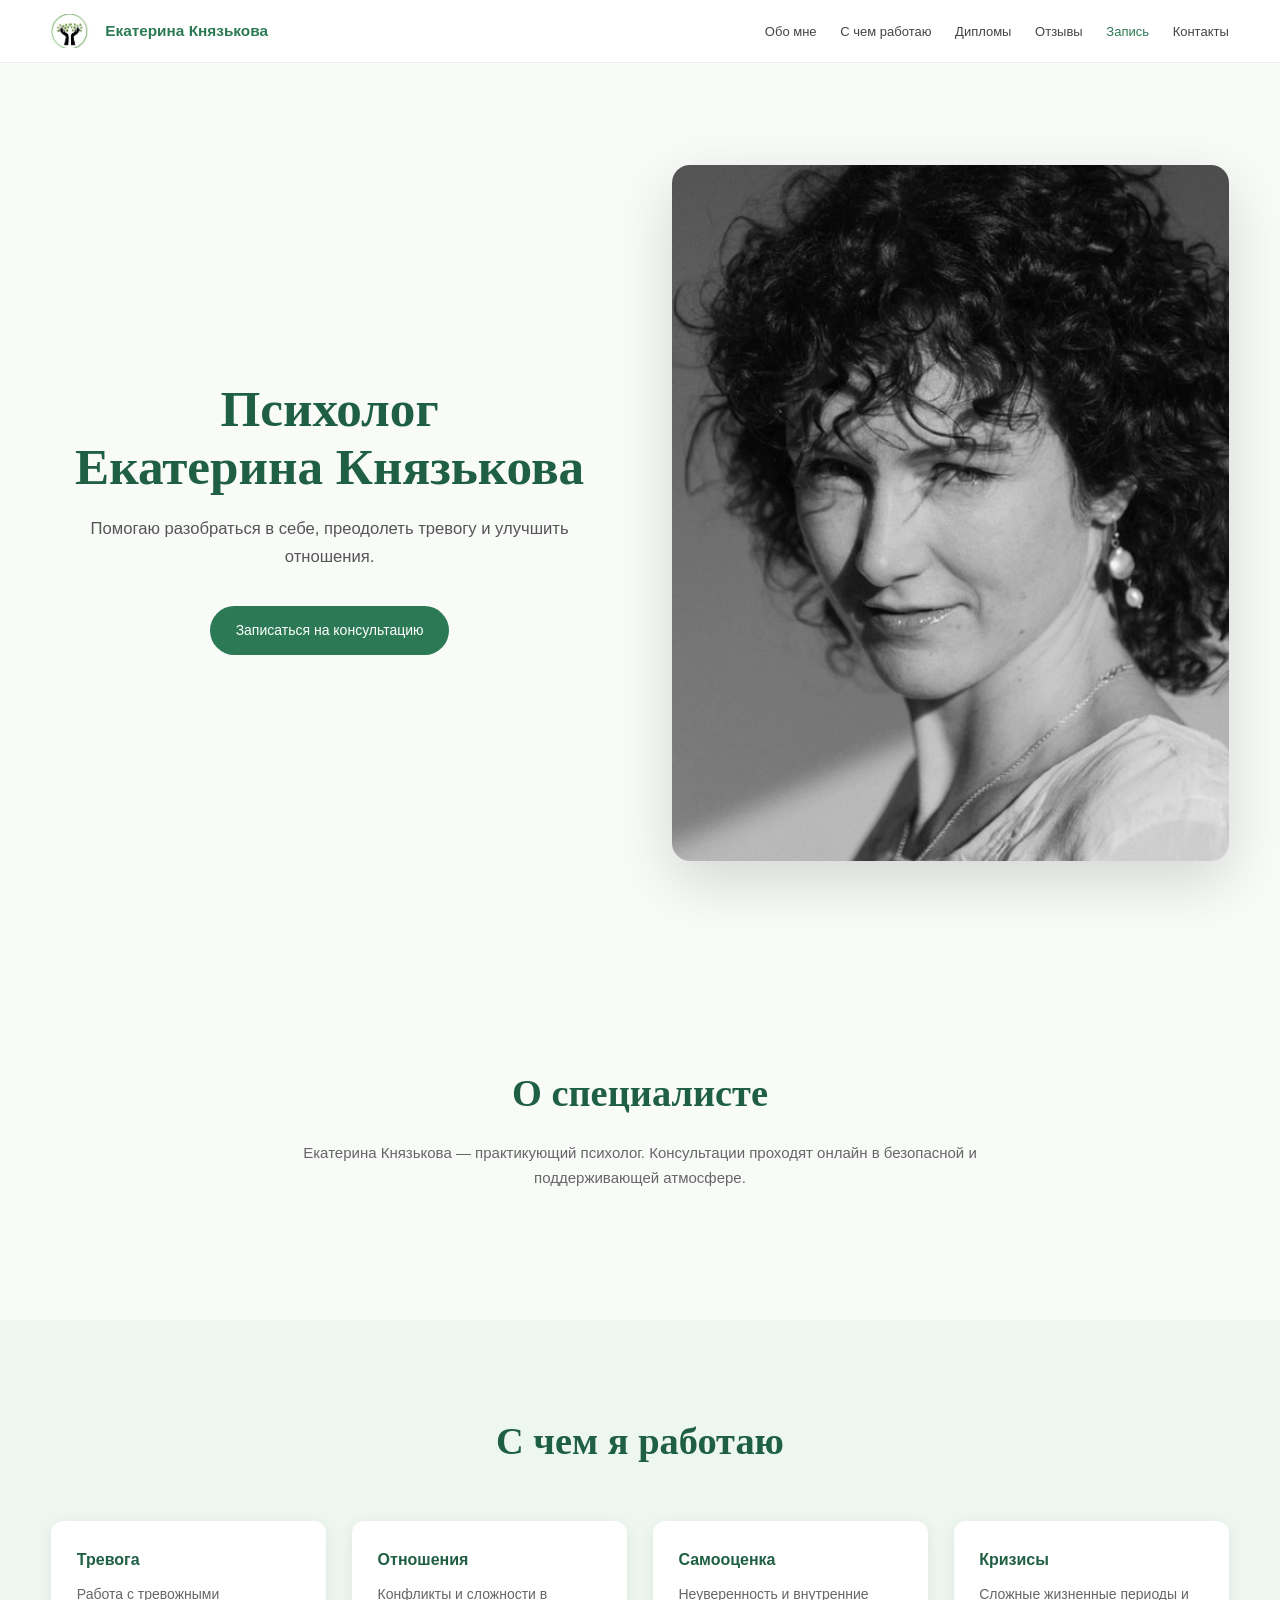
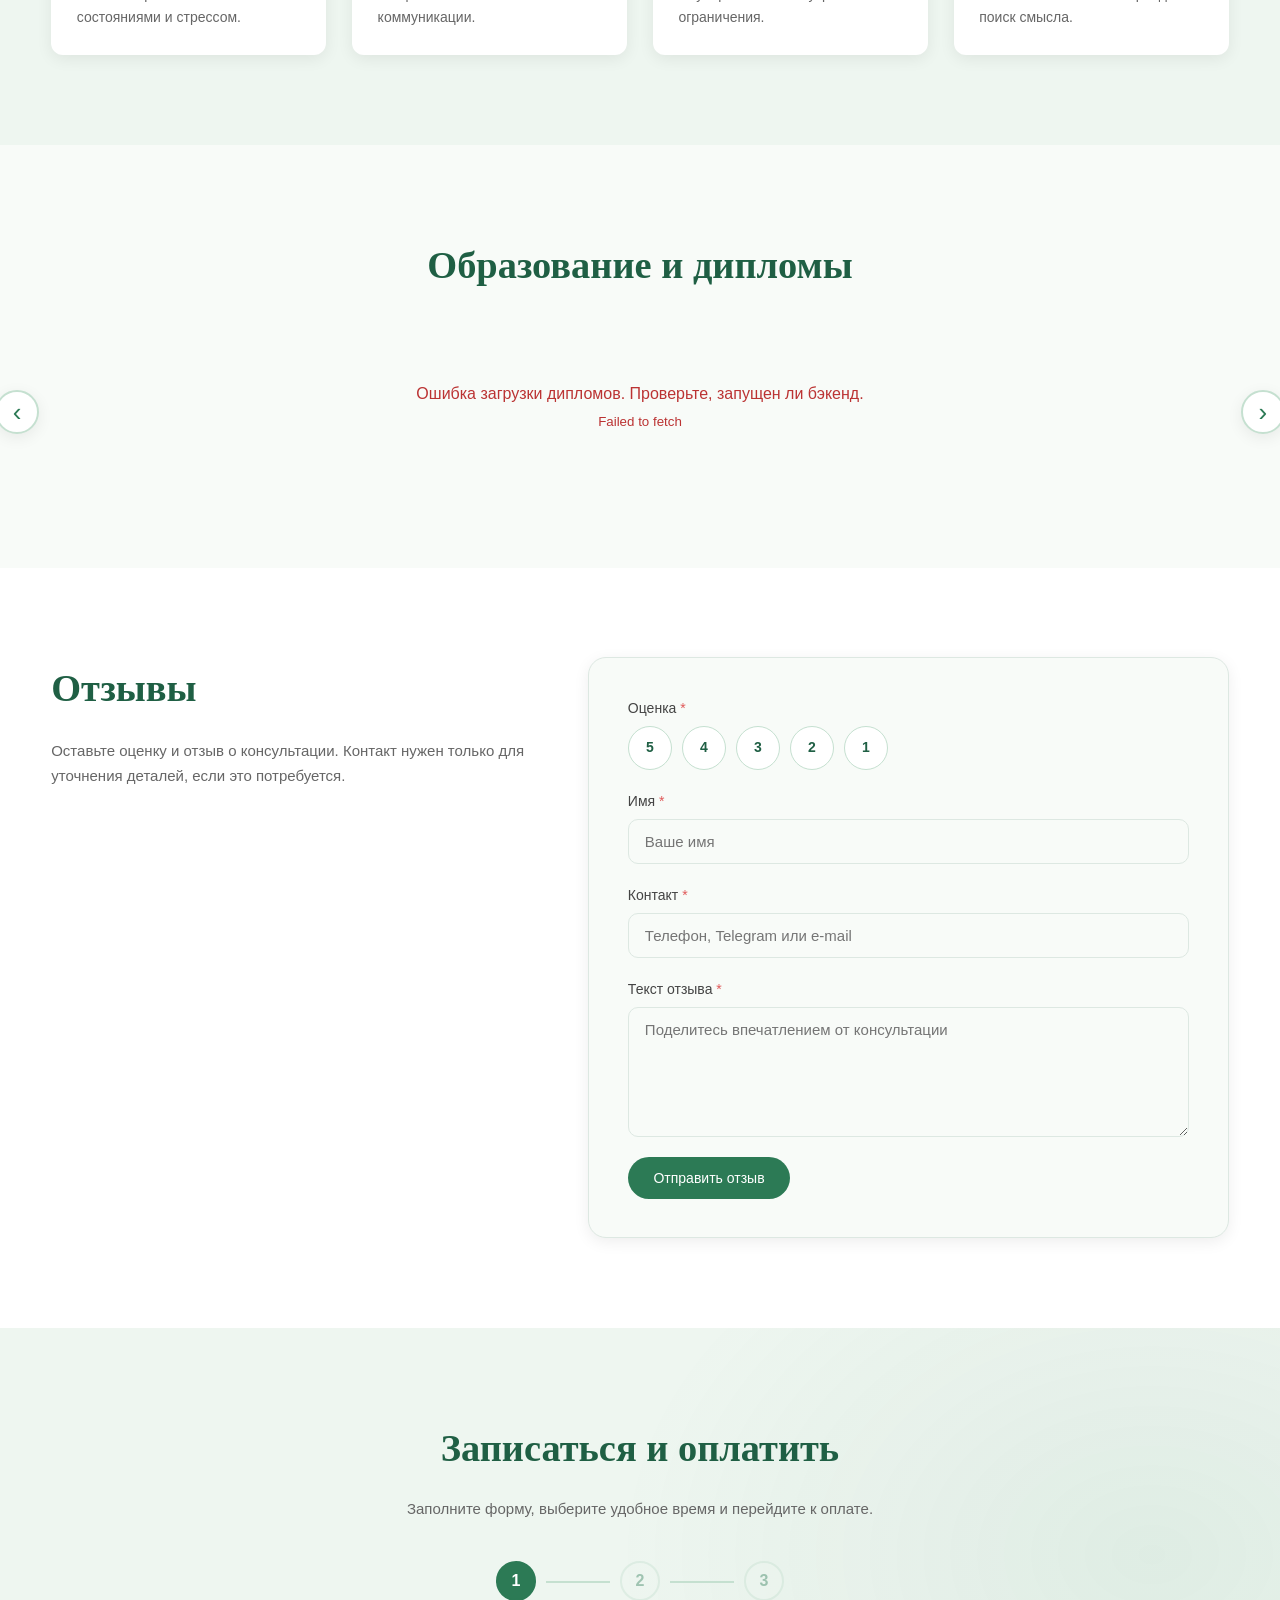
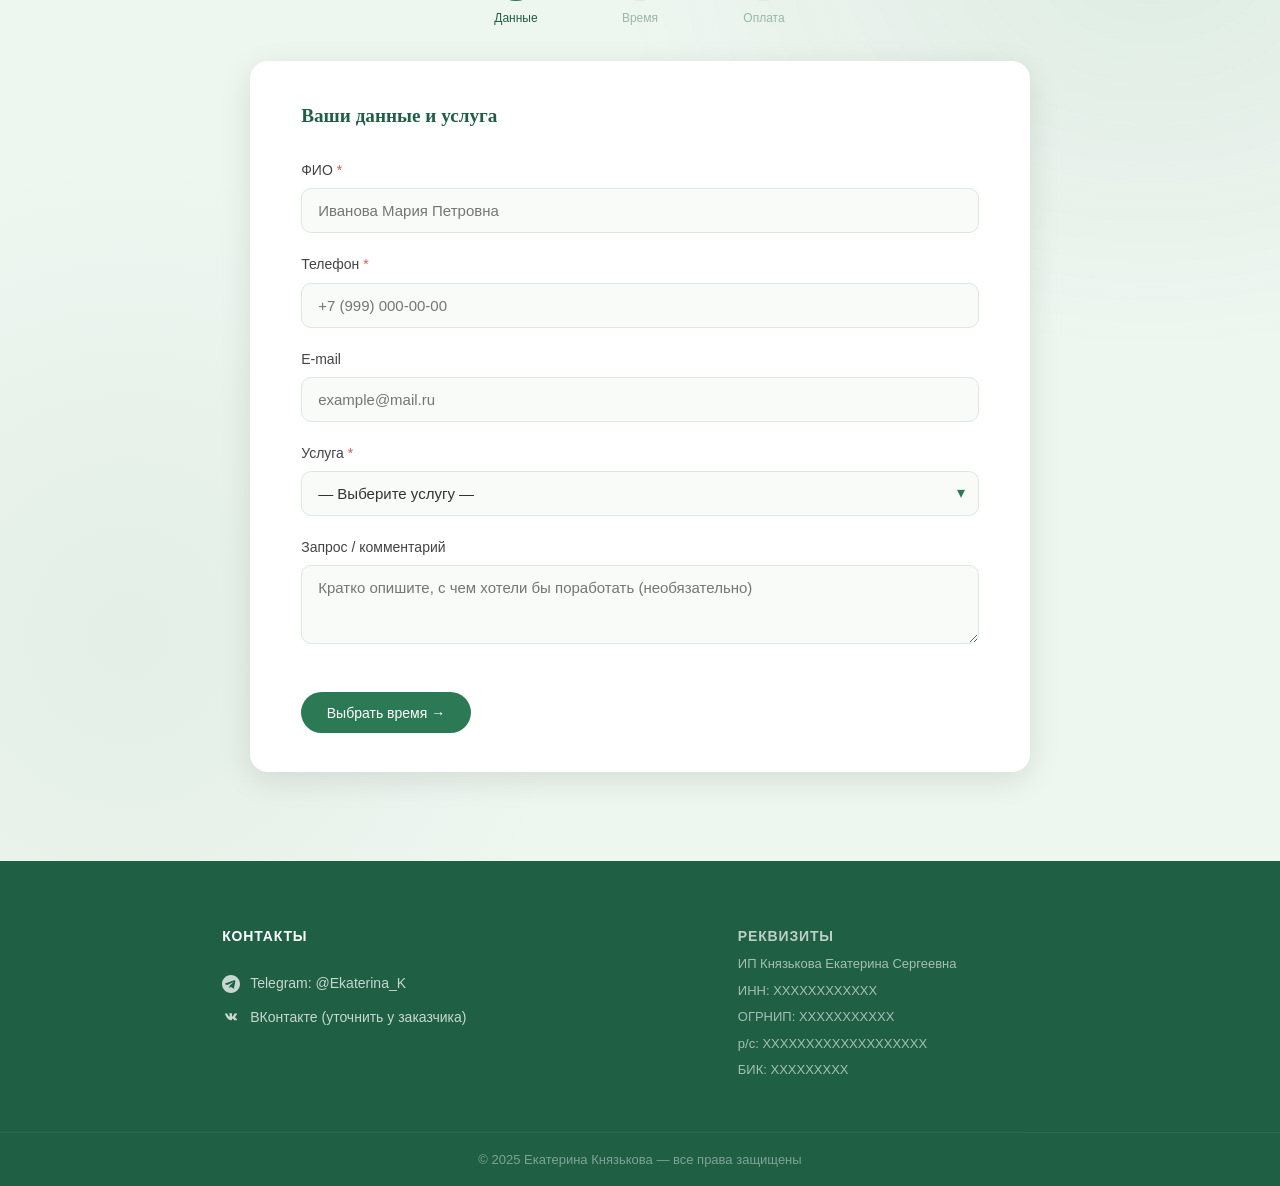
<file: index.html>
<!DOCTYPE html>
<html lang="ru">
<head>
  <meta charset="UTF-8">
  <meta name="viewport" content="width=device-width, initial-scale=1.0">
  <meta http-equiv="Content-Security-Policy" content="default-src 'self'; script-src 'self' 'unsafe-inline'; style-src 'self' 'unsafe-inline' https://fonts.googleapis.com; font-src 'self' https://fonts.gstatic.com data:; img-src 'self' data: https:; connect-src 'self' https://api.yookassa.ru https://backendtest-is-hard.vercel.app; frame-src 'self' https://yookassa.ru; base-uri 'self'; form-action 'self'; frame-ancestors 'self'; object-src 'none'">
  <meta name="referrer" content="strict-origin-when-cross-origin">
  <meta http-equiv="Referrer-Policy" content="strict-origin-when-cross-origin">
  <meta http-equiv="X-XSS-Protection" content="0">
  <meta http-equiv="X-Content-Type-Options" content="nosniff">
  <meta http-equiv="X-Frame-Options" content="SAMEORIGIN">
  <title>Екатерина Князькова — психолог</title>
  <meta name="description" content="Екатерина Князькова — практикующий психолог. Помогаю разобраться в себе, преодолеть тревогу, улучшить отношения и повысить самооценку. Консультации онлайн и очно.">
  <meta name="keywords" content="психолог, консультация психолога, психолог онлайн, психологическая помощь, Екатерина Князькова, психотерапия, работа с тревогой">
  <meta property="og:type" content="website">
  <meta property="og:title" content="Екатерина Князькова — психолог">
  <meta property="og:description" content="Индивидуальные и групповые консультации психолога. Помощь при тревоге, проблемах в отношениях и кризисах.">
  <meta property="og:image" content="images/psychologist.jpg">
  <meta property="og:locale" content="ru_RU">
  <link rel="icon" type="image/png" href="images/logo.png">
  <link rel="stylesheet" href="css/styles.css">
  <link rel="preconnect" href="https://fonts.googleapis.com">
  <link href="https://fonts.googleapis.com/css2?family=Sora:wght@300;400;500;600;700&display=swap" rel="stylesheet">
</head>
<body>

<header class="header">
  <div class="container header-inner">
    <div class="logo">
      <img src="images/logo.png" alt="Логотип">
      <span>Екатерина Князькова</span>
    </div>
    <nav id="main-nav">
      <a href="#about">Обо мне</a>
      <a href="#help">С чем работаю</a>
      <a href="#education">Дипломы</a>
      <a href="#reviews">Отзывы</a>
      <a href="#payment">Запись</a>
      <a href="#contacts">Контакты</a>
    </nav>
    <button class="burger" id="burger-btn" aria-label="Меню" aria-expanded="false">
      <span></span><span></span><span></span>
    </button>
  </div>
</header>

<div class="nav-overlay" id="nav-overlay"></div>

<section class="hero">
  <div class="container hero-grid">
    <div class="hero-text">
      <h1>Психолог<br>Екатерина Князькова</h1>
      <p class="subtitle">Помогаю разобраться в себе, преодолеть тревогу и улучшить отношения.</p>
      <a class="primary-btn" href="#payment">Записаться на консультацию</a>
    </div>
    <div class="hero-image">
      <img src="images/psychologist.jpg" alt="Екатерина Князькова">
    </div>
  </div>
</section>

<section id="about" class="section">
  <div class="container narrow">
    <h2>О специалисте</h2>
    <p>Екатерина Князькова — практикующий психолог. Консультации проходят онлайн в безопасной и поддерживающей атмосфере.</p>
  </div>
</section>

<section id="help" class="section section-soft">
  <div class="container">
    <h2>С чем я работаю</h2>
    <div class="cards">
      <div class="card">
        <h3>Тревога</h3>
        <p>Работа с тревожными состояниями и стрессом.</p>
      </div>
      <div class="card">
        <h3>Отношения</h3>
        <p>Конфликты и сложности в коммуникации.</p>
      </div>
      <div class="card">
        <h3>Самооценка</h3>
        <p>Неуверенность и внутренние ограничения.</p>
      </div>
      <div class="card">
        <h3>Кризисы</h3>
        <p>Сложные жизненные периоды и поиск смысла.</p>
      </div>
    </div>
  </div>
</section>

<section id="education" class="section">
  <div class="container">
    <h2>Образование и дипломы</h2>
    <div class="diplomas-scroll-wrap">
      <div class="diplomas-scroll" id="diplomas-scroll"></div>
      <button class="diploma-nav diploma-prev" id="diploma-prev" aria-label="Назад">&#8249;</button>
      <button class="diploma-nav diploma-next" id="diploma-next" aria-label="Вперёд">&#8250;</button>
    </div>
  </div>
</section>

<div class="diploma-lightbox hidden" id="diploma-lightbox">
  <button class="lb-close" id="lb-close" aria-label="Закрыть">&#10005;</button>
  <button class="lb-nav lb-prev" id="lb-prev" aria-label="Предыдущий">&#8249;</button>
  <button class="lb-nav lb-next" id="lb-next" aria-label="Следующий">&#8250;</button>
  <div class="lb-canvas-wrap" id="lb-canvas-wrap"></div>
  <p class="lb-title" id="lb-title"></p>
</div>

<section id="reviews" class="section feedback-section">
  <div class="container feedback-layout">
    <div class="feedback-copy">
      <h2>Отзывы</h2>
      <p>Оставьте оценку и отзыв о консультации. Контакт нужен только для уточнения деталей, если это потребуется.</p>
    </div>
    <form class="feedback-form" id="review-form" novalidate>
      <div class="field-group">
        <label>Оценка <span class="req">*</span></label>
        <div class="rating-options" role="radiogroup" aria-label="Оценка консультации">
          <label><input type="radio" name="rating" value="5"><span>5</span></label>
          <label><input type="radio" name="rating" value="4"><span>4</span></label>
          <label><input type="radio" name="rating" value="3"><span>3</span></label>
          <label><input type="radio" name="rating" value="2"><span>2</span></label>
          <label><input type="radio" name="rating" value="1"><span>1</span></label>
        </div>
        <span class="field-error" id="review-rating-error">Выберите оценку</span>
      </div>
      <div class="field-group">
        <label for="review-name">Имя <span class="req">*</span></label>
        <input type="text" id="review-name" name="name" placeholder="Ваше имя" autocomplete="name">
        <span class="field-error" id="review-name-error">Введите имя</span>
      </div>
      <div class="field-group">
        <label for="review-contact">Контакт <span class="req">*</span></label>
        <input type="text" id="review-contact" name="contact" placeholder="Телефон, Telegram или e-mail" autocomplete="email">
        <span class="field-error" id="review-contact-error">Укажите, как с вами связаться</span>
      </div>
      <div class="field-group">
        <label for="review-text">Текст отзыва <span class="req">*</span></label>
        <textarea id="review-text" name="message" rows="6" placeholder="Поделитесь впечатлением от консультации"></textarea>
        <span class="field-error" id="review-text-error">Введите текст отзыва</span>
      </div>
      <div class="feedback-actions">
        <button type="submit" class="primary-btn" id="review-submit">Отправить отзыв</button>
        <p class="feedback-status" id="review-status" role="status" aria-live="polite"></p>
      </div>
    </form>
  </div>
</section>

<section id="payment" class="section payment-section">
  <div class="container narrow">
    <h2>Записаться и оплатить</h2>
    <p>Заполните форму, выберите удобное время и перейдите к оплате.</p>

    <div class="booking-steps">
      <div class="step active" id="step-indicator-1">
        <span class="step-num">1</span>
        <span class="step-label">Данные</span>
      </div>
      <div class="step-line"></div>
      <div class="step" id="step-indicator-2">
        <span class="step-num">2</span>
        <span class="step-label">Время</span>
      </div>
      <div class="step-line"></div>
      <div class="step" id="step-indicator-3">
        <span class="step-num">3</span>
        <span class="step-label">Оплата</span>
      </div>
    </div>

    <div class="booking-card">

      <div class="booking-step" id="step-1">
        <h3 class="step-title">Ваши данные и услуга</h3>
        <div class="field-group">
          <label for="fio">ФИО <span class="req">*</span></label>
          <input type="text" id="fio" placeholder="Иванова Мария Петровна" autocomplete="name">
          <span class="field-error" id="fio-error">Введите ФИО (минимум имя и фамилия)</span>
        </div>
        <div class="field-group">
          <label for="phone">Телефон <span class="req">*</span></label>
          <input type="tel" id="phone" placeholder="+7 (999) 000-00-00" autocomplete="tel">
          <span class="field-error" id="phone-error">Введите корректный телефон</span>
        </div>
        <div class="field-group">
          <label for="email">E-mail</label>
          <input type="email" id="email" placeholder="example@mail.ru" autocomplete="email">
          <span class="field-error" id="email-error">Некорректный e-mail</span>
        </div>
        <div class="field-group">
          <label for="service">Услуга <span class="req">*</span></label>
          <div class="select-wrap">
            <select id="service">
              <option value="">— Выберите услугу —</option>
              <option value="consult" data-price="3500">Индивидуальная консультация — 3 500 ₽</option>
              <option value="consult-2" data-price="6500">Пакет 2 консультации — 6 500 ₽</option>
              <option value="consult-5" data-price="15000">Пакет 5 консультаций — 15 000 ₽</option>
              <option value="group" data-price="2500">Групповая сессия — 2 500 ₽</option>
            </select>
          </div>
          <span class="field-error" id="service-error">Выберите услугу</span>
        </div>
        <div class="field-group">
          <label for="request">Запрос / комментарий</label>
          <textarea id="request" rows="3" placeholder="Кратко опишите, с чем хотели бы поработать (необязательно)"></textarea>
        </div>
        <div class="step-actions">
          <button class="primary-btn" id="btn-step1">Выбрать время →</button>
        </div>
      </div>

      <div class="booking-step hidden" id="step-2">
        <h3 class="step-title">Выберите дату и время</h3>
        <div class="calendar-nav">
          <button class="cal-nav-btn" id="cal-prev">&#8249;</button>
          <span class="cal-month" id="cal-month-label"></span>
          <button class="cal-nav-btn" id="cal-next">&#8250;</button>
        </div>
        <div class="calendar-grid" id="calendar-grid"></div>
        <div class="time-slots-wrap" id="time-slots-wrap">
          <p class="slots-hint">Выберите дату выше, чтобы увидеть доступное время</p>
          <div class="time-slots" id="time-slots"></div>
        </div>
        <div class="selected-slot-info hidden" id="selected-slot-info">
          <span class="slot-icon"></span>
          <span id="selected-slot-text"></span>
        </div>
        <div class="step-actions">
          <button class="secondary-btn" id="btn-back1">← Назад</button>
          <button class="primary-btn" id="btn-step2" disabled>К оплате →</button>
        </div>
      </div>

      <div class="booking-step hidden" id="step-3">
        <h3 class="step-title">Подтверждение и оплата</h3>
        <div class="summary-block">
          <div class="summary-row"><span>Клиент:</span><strong id="sum-fio">—</strong></div>
          <div class="summary-row"><span>Телефон:</span><strong id="sum-phone">—</strong></div>
          <div class="summary-row"><span>Услуга:</span><strong id="sum-service">—</strong></div>
          <div class="summary-row"><span>Дата и время:</span><strong id="sum-slot">—</strong></div>
          <div class="summary-row total-row"><span>К оплате:</span><strong id="sum-price">—</strong></div>
        </div>
        <div class="payment-info">
          <div class="payment-row"><span>Получатель:</span><strong>ИП Князькова Екатерина Сергеевна</strong></div>
          <!-- TODO: Замените на реальные реквизиты перед публикацией сайта -->
          <div class="payment-row"><span>ИНН:</span><strong><!-- УКАЖИТЕ РЕАЛЬНЫЙ ИНН -->XXXXXXXXXXXX</strong></div>
          <div class="payment-row"><span>Расчётный счёт:</span><strong><!-- УКАЖИТЕ РЕАЛЬНЫЙ Р/С -->XXXXXXXXXXXXXXXXXXX</strong></div>
          <div class="payment-row"><span>Платёжный сервис:</span><strong>ЮКасса (YooKassa)</strong></div>
          <div class="payment-row"><span>ID магазина:</span><strong><!-- УКАЖИТЕ ID МАГАЗИНА ЮKASSA -->XXXXXXXX</strong></div>
        </div>
        <div class="payment-sber">
          <button class="yoo-btn" id="yoo-pay-btn">
            <svg width="22" height="22" viewBox="0 0 24 24" fill="none" xmlns="http://www.w3.org/2000/svg">
              <circle cx="12" cy="12" r="12" fill="white" fill-opacity="0.2"/>
              <path d="M12 5.5C8.41 5.5 5.5 8.41 5.5 12S8.41 18.5 12 18.5 18.5 15.59 18.5 12 15.59 5.5 12 5.5zm0 11a4.5 4.5 0 110-9 4.5 4.5 0 010 9z" fill="white"/>
              <circle cx="12" cy="12" r="2.5" fill="white"/>
            </svg>
            Оплатить через ЮКассу
          </button>
          <p class="payment-note">После нажатия вы будете перенаправлены на защищённую страницу оплаты ЮКассы.</p>
        </div>
        <div class="step-actions">
          <button class="secondary-btn" id="btn-back2">← Назад</button>
        </div>
      </div>

    </div>
  </div>
</section>

<div class="modal-overlay hidden" id="success-modal">
  <div class="modal">
    <div class="modal-icon"></div>
    <h3>Запись оформлена!</h3>
    <p id="success-text">Ждём вас на консультации. Подтверждение придёт в Telegram.</p>
    <button class="primary-btn" id="modal-close">Отлично!</button>
  </div>
</div>

<footer id="contacts">
  <div class="container footer-inner">
    <div class="footer-contacts">
      <p class="footer-section-title">Контакты</p>
      <a href="https://t.me/Ekaterina_K" target="_blank" class="footer-link footer-link-tg">
        <svg width="18" height="18" viewBox="0 0 24 24" fill="currentColor"><path d="M12 0C5.373 0 0 5.373 0 12s5.373 12 12 12 12-5.373 12-12S18.627 0 12 0zm5.894 8.221-1.97 9.28c-.145.658-.537.818-1.084.508l-3-2.21-1.447 1.394c-.16.16-.295.295-.605.295l.213-3.053 5.56-5.023c.242-.213-.054-.333-.373-.12L7.16 13.37l-2.956-.924c-.643-.204-.657-.643.136-.953l11.57-4.461c.537-.194 1.006.131.984.189z"/></svg>
        Telegram: @Ekaterina_K
      </a>
      <a href="https://vk.com/" target="_blank" class="footer-link footer-link-vk">
        <svg width="18" height="18" viewBox="0 0 24 24" fill="currentColor"><path d="M12.785 16.241s.288-.032.436-.194c.136-.148.132-.427.132-.427s-.02-1.304.585-1.496c.596-.19 1.365 1.26 2.179 1.818.614.418 1.08.326 1.08.326l2.17-.03s1.134-.07.596-1.043c-.044-.073-.314-.66-1.616-1.865-1.364-1.261-1.18-1.057.46-3.238.998-1.329 1.397-2.142 1.272-2.49-.12-.332-.854-.244-.854-.244l-2.44.015s-.181-.025-.315.056c-.132.08-.217.267-.217.267s-.387 1.04-.903 1.925c-1.088 1.87-1.524 1.97-1.703 1.853-.414-.268-.31-1.075-.31-1.648 0-1.793.27-2.54-.527-2.733-.265-.064-.46-.107-1.138-.114-.871-.009-1.608.003-2.025.208-.278.135-.492.437-.361.454.161.022.526.1.72.367.25.344.241 1.116.241 1.116s.144 2.112-.336 2.372c-.33.178-.782-.185-1.753-1.848-.497-.86-.873-1.812-.873-1.812s-.072-.18-.202-.277c-.156-.115-.373-.152-.373-.152l-2.318.015s-.348.01-.475.162c-.113.136-.009.417-.009.417s1.814 4.256 3.871 6.4c1.885 1.967 4.023 1.838 4.023 1.838h.97z"/></svg>
        ВКонтакте (уточнить у заказчика)
      </a>
    </div>
    <div class="footer-requisites">
      <p class="footer-section-title">Реквизиты</p>
      <p>ИП Князькова Екатерина Сергеевна</p>
      <!-- TODO: Замените на реальные реквизиты перед публикацией сайта -->
      <p>ИНН: <!-- УКАЖИТЕ РЕАЛЬНЫЙ ИНН -->XXXXXXXXXXXX</p>
      <p>ОГРНИП: <!-- УКАЖИТЕ РЕАЛЬНЫЙ ОГРНИП -->XXXXXXXXXXX</p>
      <p>р/с: <!-- УКАЖИТЕ РЕАЛЬНЫЙ Р/С -->XXXXXXXXXXXXXXXXXXX</p>
      <p>БИК: <!-- УКАЖИТЕ РЕАЛЬНЫЙ БИК -->XXXXXXXXX</p>
    </div>
  </div>
  <div class="footer-bottom">
    <div class="container">© 2025 Екатерина Князькова — все права защищены</div>
  </div>
</footer>

  <script src="js/config.js?v=1.0.1"></script>
  <script src="js/utils.js?v=1.0.1"></script>
  <script src="js/ui.js?v=1.0.1"></script>
  <script src="js/gallery.js?v=1.0.1"></script>
  <script src="js/booking.js?v=1.0.1"></script>
  <script src="js/reviews.js?v=1.0.1"></script>
  <script src="js/main.js?v=1.0.1"></script>
</body>
</html>
</file>
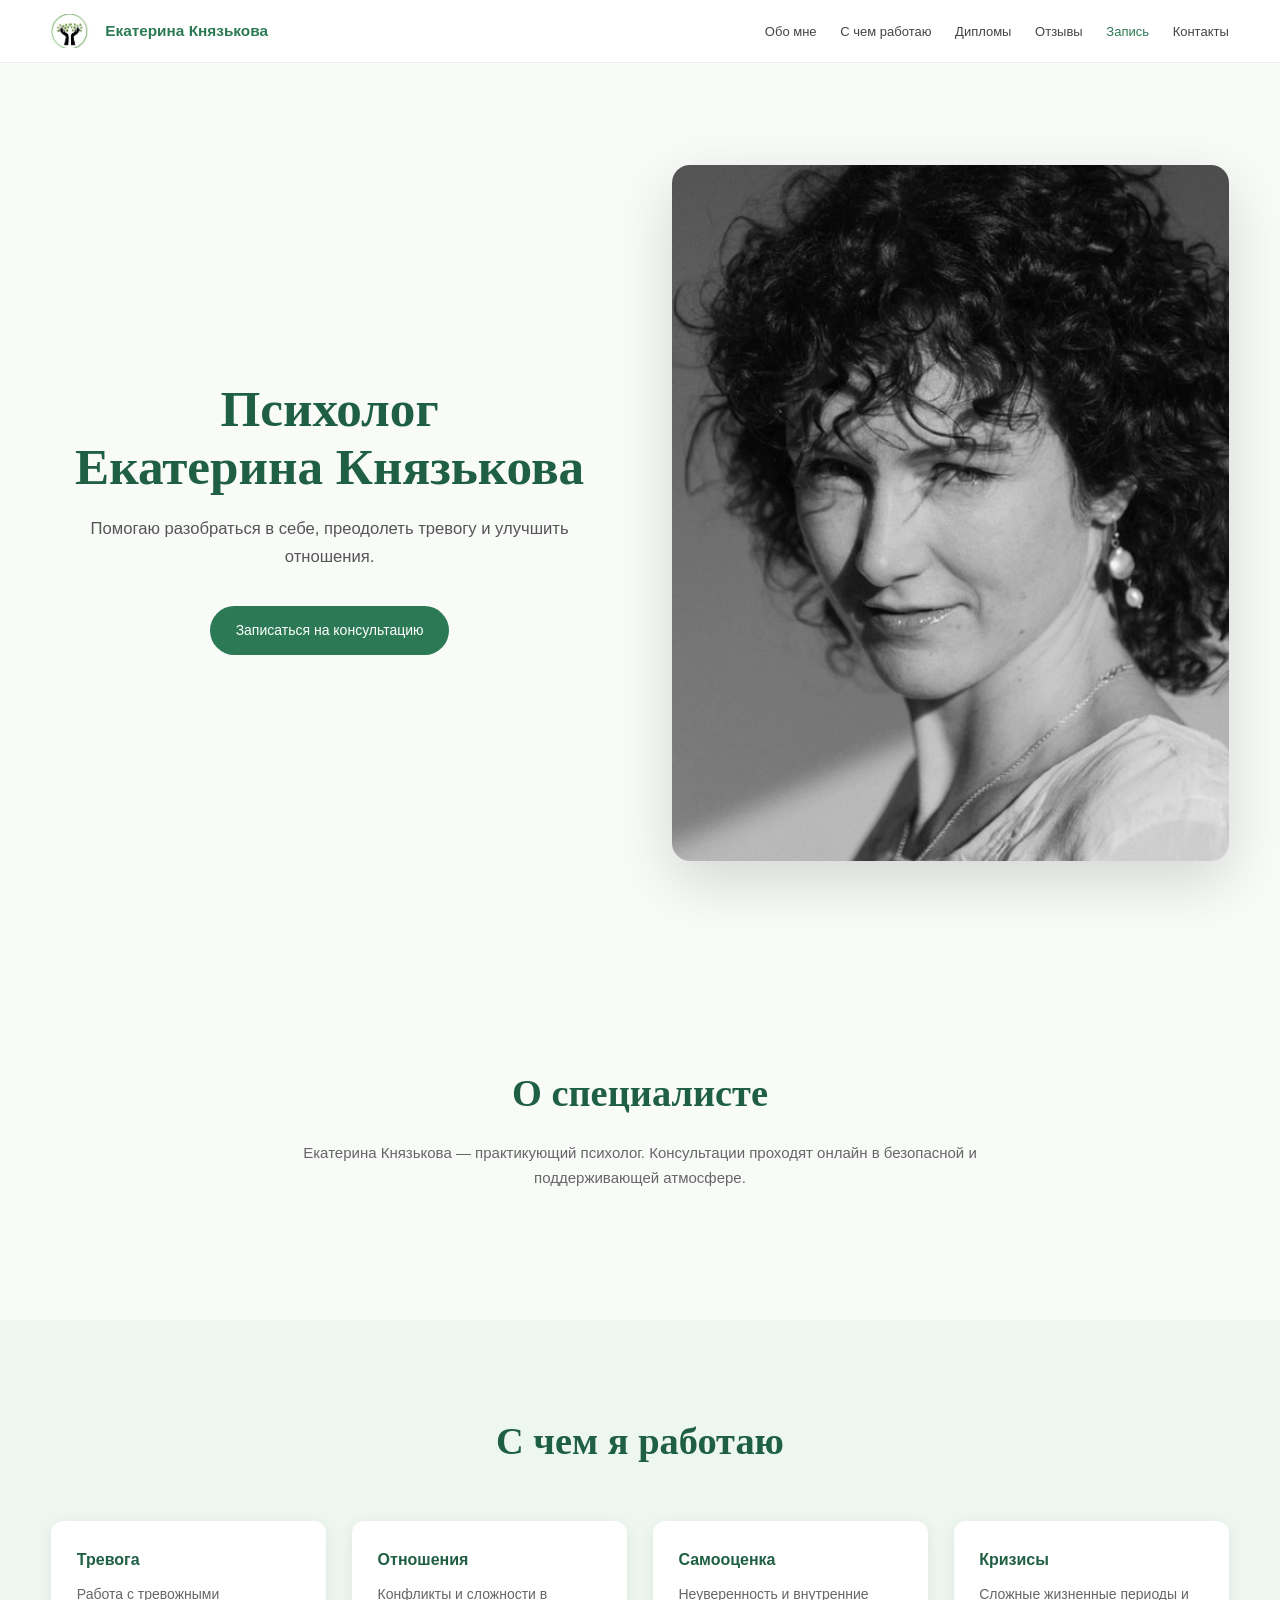
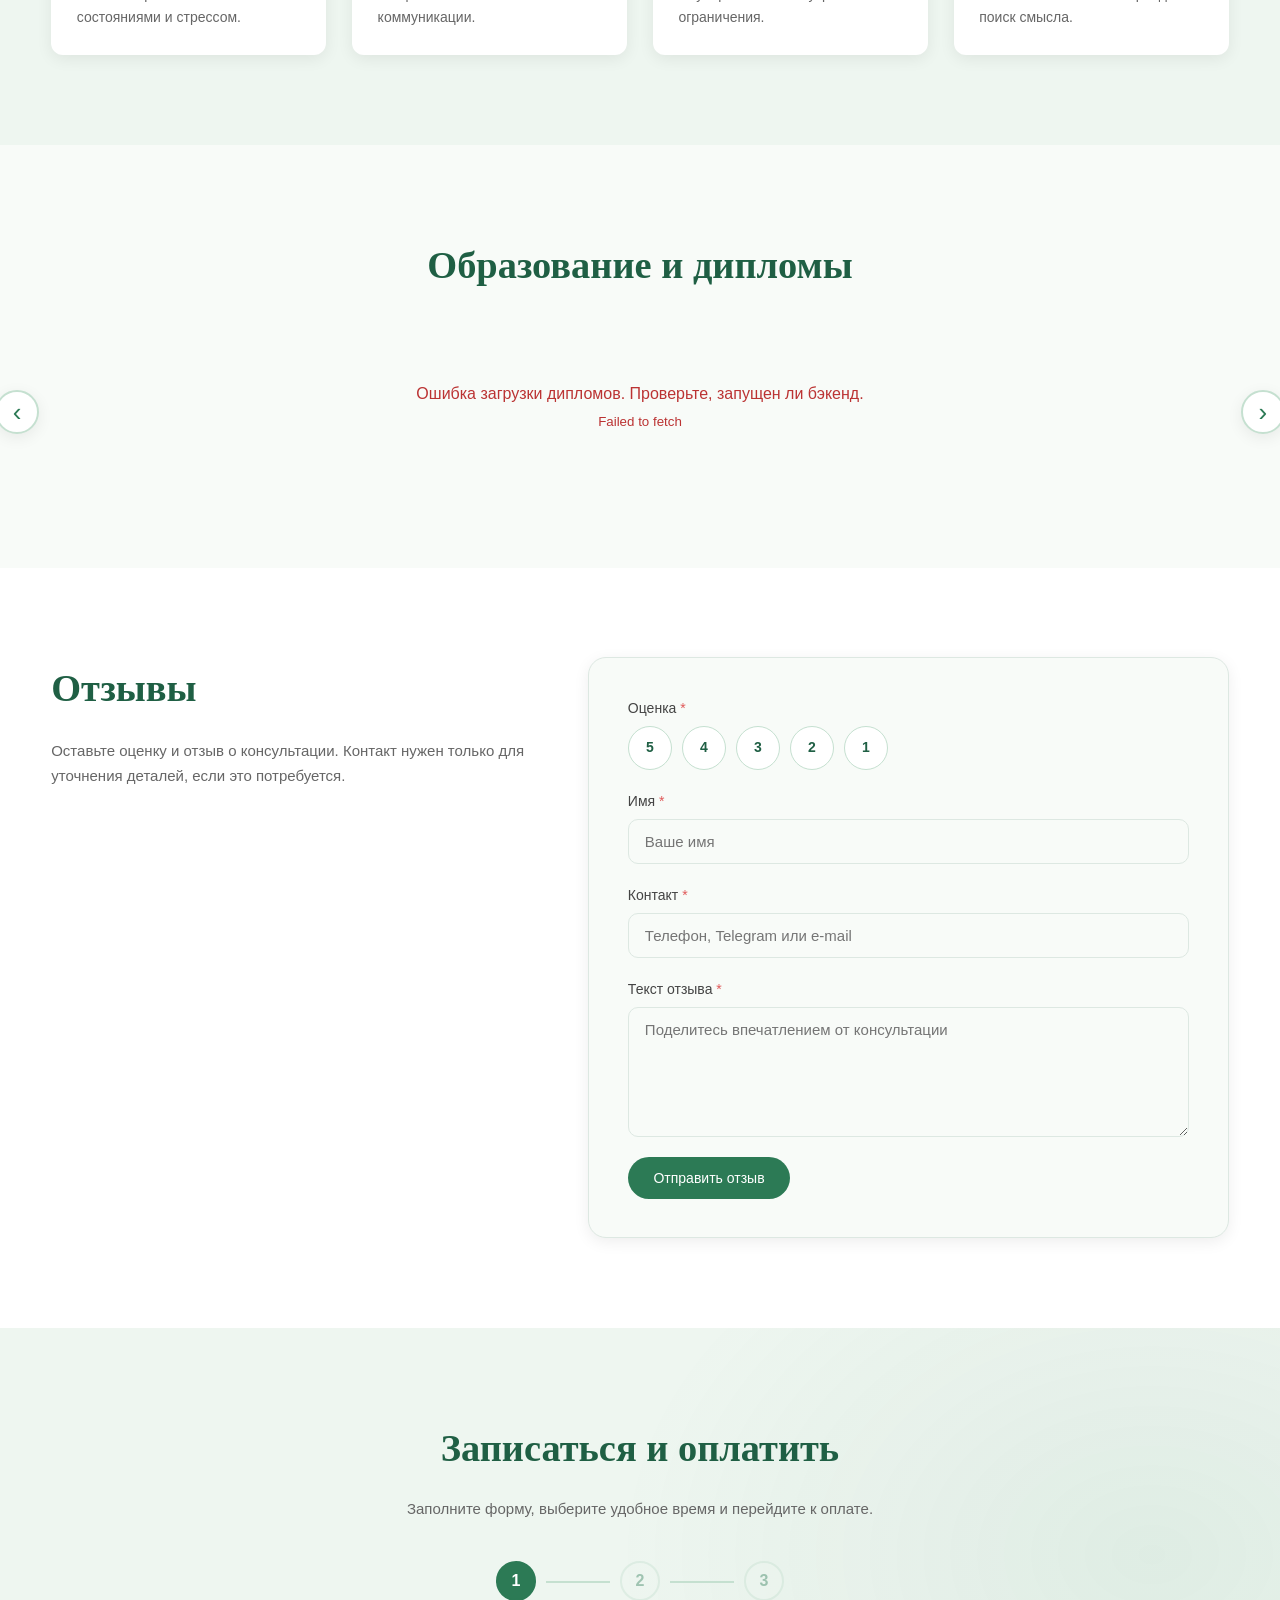
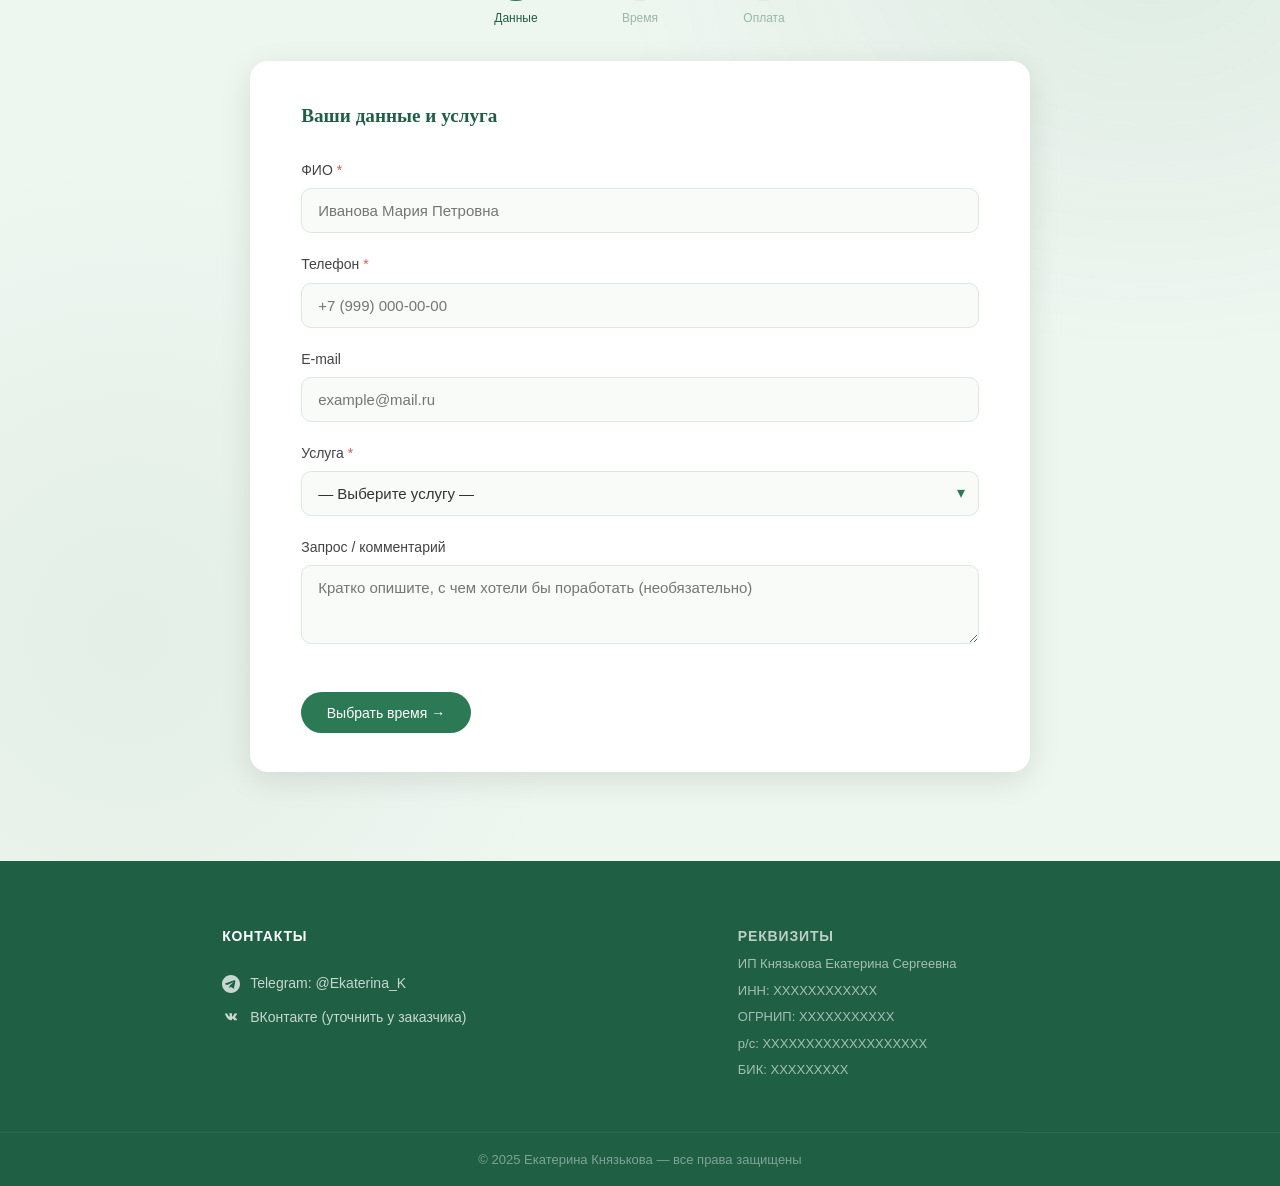
<file: frontend/index.html>
<!DOCTYPE html>
<html lang="ru">
<head>
  <meta charset="UTF-8">
  <meta name="viewport" content="width=device-width, initial-scale=1.0">
  <meta http-equiv="Content-Security-Policy" content="default-src 'self'; script-src 'self' 'unsafe-inline'; style-src 'self' 'unsafe-inline' https://fonts.googleapis.com; font-src 'self' https://fonts.gstatic.com data:; img-src 'self' data: https:; connect-src 'self' https://api.yookassa.ru; frame-src 'self' https://yookassa.ru; base-uri 'self'; form-action 'self'; frame-ancestors 'self'; object-src 'none'">
  <meta name="referrer" content="strict-origin-when-cross-origin">
  <meta http-equiv="Referrer-Policy" content="strict-origin-when-cross-origin">
  <meta http-equiv="X-XSS-Protection" content="0">
  <meta http-equiv="X-Content-Type-Options" content="nosniff">
  <meta http-equiv="X-Frame-Options" content="SAMEORIGIN">
  <title>Екатерина Князькова — психолог</title>
  <meta name="description" content="Екатерина Князькова — практикующий психолог. Помогаю разобраться в себе, преодолеть тревогу, улучшить отношения и повысить самооценку. Консультации онлайн и очно.">
  <meta name="keywords" content="психолог, консультация психолога, психолог онлайн, психологическая помощь, Екатерина Князькова, психотерапия, работа с тревогой">
  <meta property="og:type" content="website">
  <meta property="og:title" content="Екатерина Князькова — психолог">
  <meta property="og:description" content="Индивидуальные и групповые консультации психолога. Помощь при тревоге, проблемах в отношениях и кризисах.">
  <meta property="og:image" content="images/psychologist.jpg">
  <meta property="og:locale" content="ru_RU">
  <link rel="icon" type="image/png" href="images/logo.png">
  <link rel="stylesheet" href="css/styles.css">
  <link rel="preconnect" href="https://fonts.googleapis.com">
  <link href="https://fonts.googleapis.com/css2?family=Sora:wght@300;400;500;600;700&display=swap" rel="stylesheet">
</head>
<body>

<header class="header">
  <div class="container header-inner">
    <div class="logo">
      <img src="images/logo.png" alt="Логотип">
      <span>Екатерина Князькова</span>
    </div>
    <nav id="main-nav">
      <a href="#about">Обо мне</a>
      <a href="#help">С чем работаю</a>
      <a href="#education">Дипломы</a>
      <a href="#reviews">Отзывы</a>
      <a href="#payment">Запись</a>
      <a href="#contacts">Контакты</a>
    </nav>
    <button class="burger" id="burger-btn" aria-label="Меню" aria-expanded="false">
      <span></span><span></span><span></span>
    </button>
  </div>
</header>

<div class="nav-overlay" id="nav-overlay"></div>

<section class="hero">
  <div class="container hero-grid">
    <div class="hero-text">
      <h1>Психолог<br>Екатерина Князькова</h1>
      <p class="subtitle">Помогаю разобраться в себе, преодолеть тревогу и улучшить отношения.</p>
      <a class="primary-btn" href="#payment">Записаться на консультацию</a>
    </div>
    <div class="hero-image">
      <img src="images/psychologist.jpg" alt="Екатерина Князькова">
    </div>
  </div>
</section>

<section id="about" class="section">
  <div class="container narrow">
    <h2>О специалисте</h2>
    <p>Екатерина Князькова — практикующий психолог. Консультации проходят онлайн в безопасной и поддерживающей атмосфере.</p>
  </div>
</section>

<section id="help" class="section section-soft">
  <div class="container">
    <h2>С чем я работаю</h2>
    <div class="cards">
      <div class="card">
        <h3>Тревога</h3>
        <p>Работа с тревожными состояниями и стрессом.</p>
      </div>
      <div class="card">
        <h3>Отношения</h3>
        <p>Конфликты и сложности в коммуникации.</p>
      </div>
      <div class="card">
        <h3>Самооценка</h3>
        <p>Неуверенность и внутренние ограничения.</p>
      </div>
      <div class="card">
        <h3>Кризисы</h3>
        <p>Сложные жизненные периоды и поиск смысла.</p>
      </div>
    </div>
  </div>
</section>

<section id="education" class="section">
  <div class="container">
    <h2>Образование и дипломы</h2>
    <div class="diplomas-scroll-wrap">
      <div class="diplomas-scroll" id="diplomas-scroll"></div>
      <button class="diploma-nav diploma-prev" id="diploma-prev" aria-label="Назад">&#8249;</button>
      <button class="diploma-nav diploma-next" id="diploma-next" aria-label="Вперёд">&#8250;</button>
    </div>
  </div>
</section>

<div class="diploma-lightbox hidden" id="diploma-lightbox">
  <button class="lb-close" id="lb-close" aria-label="Закрыть">&#10005;</button>
  <button class="lb-nav lb-prev" id="lb-prev" aria-label="Предыдущий">&#8249;</button>
  <button class="lb-nav lb-next" id="lb-next" aria-label="Следующий">&#8250;</button>
  <div class="lb-canvas-wrap" id="lb-canvas-wrap"></div>
  <p class="lb-title" id="lb-title"></p>
</div>

<section id="reviews" class="section feedback-section">
  <div class="container feedback-layout">
    <div class="feedback-copy">
      <h2>Отзывы</h2>
      <p>Оставьте оценку и отзыв о консультации. Контакт нужен только для уточнения деталей, если это потребуется.</p>
    </div>
    <form class="feedback-form" id="review-form" novalidate>
      <div class="field-group">
        <label>Оценка <span class="req">*</span></label>
        <div class="rating-options" role="radiogroup" aria-label="Оценка консультации">
          <label><input type="radio" name="rating" value="5"><span>5</span></label>
          <label><input type="radio" name="rating" value="4"><span>4</span></label>
          <label><input type="radio" name="rating" value="3"><span>3</span></label>
          <label><input type="radio" name="rating" value="2"><span>2</span></label>
          <label><input type="radio" name="rating" value="1"><span>1</span></label>
        </div>
        <span class="field-error" id="review-rating-error">Выберите оценку</span>
      </div>
      <div class="field-group">
        <label for="review-name">Имя <span class="req">*</span></label>
        <input type="text" id="review-name" name="name" placeholder="Ваше имя" autocomplete="name">
        <span class="field-error" id="review-name-error">Введите имя</span>
      </div>
      <div class="field-group">
        <label for="review-contact">Контакт <span class="req">*</span></label>
        <input type="text" id="review-contact" name="contact" placeholder="Телефон, Telegram или e-mail" autocomplete="email">
        <span class="field-error" id="review-contact-error">Укажите, как с вами связаться</span>
      </div>
      <div class="field-group">
        <label for="review-text">Текст отзыва <span class="req">*</span></label>
        <textarea id="review-text" name="message" rows="6" placeholder="Поделитесь впечатлением от консультации"></textarea>
        <span class="field-error" id="review-text-error">Введите текст отзыва</span>
      </div>
      <div class="feedback-actions">
        <button type="submit" class="primary-btn" id="review-submit">Отправить отзыв</button>
        <p class="feedback-status" id="review-status" role="status" aria-live="polite"></p>
      </div>
    </form>
  </div>
</section>

<section id="payment" class="section payment-section">
  <div class="container narrow">
    <h2>Записаться и оплатить</h2>
    <p>Заполните форму, выберите удобное время и перейдите к оплате.</p>

    <div class="booking-steps">
      <div class="step active" id="step-indicator-1">
        <span class="step-num">1</span>
        <span class="step-label">Данные</span>
      </div>
      <div class="step-line"></div>
      <div class="step" id="step-indicator-2">
        <span class="step-num">2</span>
        <span class="step-label">Время</span>
      </div>
      <div class="step-line"></div>
      <div class="step" id="step-indicator-3">
        <span class="step-num">3</span>
        <span class="step-label">Оплата</span>
      </div>
    </div>

    <div class="booking-card">

      <div class="booking-step" id="step-1">
        <h3 class="step-title">Ваши данные и услуга</h3>
        <div class="field-group">
          <label for="fio">ФИО <span class="req">*</span></label>
          <input type="text" id="fio" placeholder="Иванова Мария Петровна" autocomplete="name">
          <span class="field-error" id="fio-error">Введите ФИО (минимум имя и фамилия)</span>
        </div>
        <div class="field-group">
          <label for="phone">Телефон <span class="req">*</span></label>
          <input type="tel" id="phone" placeholder="+7 (999) 000-00-00" autocomplete="tel">
          <span class="field-error" id="phone-error">Введите корректный телефон</span>
        </div>
        <div class="field-group">
          <label for="email">E-mail</label>
          <input type="email" id="email" placeholder="example@mail.ru" autocomplete="email">
          <span class="field-error" id="email-error">Некорректный e-mail</span>
        </div>
        <div class="field-group">
          <label for="service">Услуга <span class="req">*</span></label>
          <div class="select-wrap">
            <select id="service">
              <option value="">— Выберите услугу —</option>
              <option value="consult" data-price="3500">Индивидуальная консультация — 3 500 ₽</option>
              <option value="consult-2" data-price="6500">Пакет 2 консультации — 6 500 ₽</option>
              <option value="consult-5" data-price="15000">Пакет 5 консультаций — 15 000 ₽</option>
              <option value="group" data-price="2500">Групповая сессия — 2 500 ₽</option>
            </select>
          </div>
          <span class="field-error" id="service-error">Выберите услугу</span>
        </div>
        <div class="field-group">
          <label for="request">Запрос / комментарий</label>
          <textarea id="request" rows="3" placeholder="Кратко опишите, с чем хотели бы поработать (необязательно)"></textarea>
        </div>
        <div class="step-actions">
          <button class="primary-btn" id="btn-step1">Выбрать время →</button>
        </div>
      </div>

      <div class="booking-step hidden" id="step-2">
        <h3 class="step-title">Выберите дату и время</h3>
        <div class="calendar-nav">
          <button class="cal-nav-btn" id="cal-prev">&#8249;</button>
          <span class="cal-month" id="cal-month-label"></span>
          <button class="cal-nav-btn" id="cal-next">&#8250;</button>
        </div>
        <div class="calendar-grid" id="calendar-grid"></div>
        <div class="time-slots-wrap" id="time-slots-wrap">
          <p class="slots-hint">Выберите дату выше, чтобы увидеть доступное время</p>
          <div class="time-slots" id="time-slots"></div>
        </div>
        <div class="selected-slot-info hidden" id="selected-slot-info">
          <span class="slot-icon"></span>
          <span id="selected-slot-text"></span>
        </div>
        <div class="step-actions">
          <button class="secondary-btn" id="btn-back1">← Назад</button>
          <button class="primary-btn" id="btn-step2" disabled>К оплате →</button>
        </div>
      </div>

      <div class="booking-step hidden" id="step-3">
        <h3 class="step-title">Подтверждение и оплата</h3>
        <div class="summary-block">
          <div class="summary-row"><span>Клиент:</span><strong id="sum-fio">—</strong></div>
          <div class="summary-row"><span>Телефон:</span><strong id="sum-phone">—</strong></div>
          <div class="summary-row"><span>Услуга:</span><strong id="sum-service">—</strong></div>
          <div class="summary-row"><span>Дата и время:</span><strong id="sum-slot">—</strong></div>
          <div class="summary-row total-row"><span>К оплате:</span><strong id="sum-price">—</strong></div>
        </div>
        <div class="payment-info">
          <div class="payment-row"><span>Получатель:</span><strong>ИП Князькова Екатерина Сергеевна</strong></div>
          <!-- TODO: Замените на реальные реквизиты перед публикацией сайта -->
          <div class="payment-row"><span>ИНН:</span><strong><!-- УКАЖИТЕ РЕАЛЬНЫЙ ИНН -->XXXXXXXXXXXX</strong></div>
          <div class="payment-row"><span>Расчётный счёт:</span><strong><!-- УКАЖИТЕ РЕАЛЬНЫЙ Р/С -->XXXXXXXXXXXXXXXXXXX</strong></div>
          <div class="payment-row"><span>Платёжный сервис:</span><strong>ЮКасса (YooKassa)</strong></div>
          <div class="payment-row"><span>ID магазина:</span><strong><!-- УКАЖИТЕ ID МАГАЗИНА ЮKASSA -->XXXXXXXX</strong></div>
        </div>
        <div class="payment-sber">
          <button class="yoo-btn" id="yoo-pay-btn">
            <svg width="22" height="22" viewBox="0 0 24 24" fill="none" xmlns="http://www.w3.org/2000/svg">
              <circle cx="12" cy="12" r="12" fill="white" fill-opacity="0.2"/>
              <path d="M12 5.5C8.41 5.5 5.5 8.41 5.5 12S8.41 18.5 12 18.5 18.5 15.59 18.5 12 15.59 5.5 12 5.5zm0 11a4.5 4.5 0 110-9 4.5 4.5 0 010 9z" fill="white"/>
              <circle cx="12" cy="12" r="2.5" fill="white"/>
            </svg>
            Оплатить через ЮКассу
          </button>
          <p class="payment-note">После нажатия вы будете перенаправлены на защищённую страницу оплаты ЮКассы.</p>
        </div>
        <div class="step-actions">
          <button class="secondary-btn" id="btn-back2">← Назад</button>
        </div>
      </div>

    </div>
  </div>
</section>

<div class="modal-overlay hidden" id="success-modal">
  <div class="modal">
    <div class="modal-icon"></div>
    <h3>Запись оформлена!</h3>
    <p id="success-text">Ждём вас на консультации. Подтверждение придёт в Telegram.</p>
    <button class="primary-btn" id="modal-close">Отлично!</button>
  </div>
</div>

<footer id="contacts">
  <div class="container footer-inner">
    <div class="footer-contacts">
      <p class="footer-section-title">Контакты</p>
      <a href="https://t.me/Ekaterina_K" target="_blank" class="footer-link footer-link-tg">
        <svg width="18" height="18" viewBox="0 0 24 24" fill="currentColor"><path d="M12 0C5.373 0 0 5.373 0 12s5.373 12 12 12 12-5.373 12-12S18.627 0 12 0zm5.894 8.221-1.97 9.28c-.145.658-.537.818-1.084.508l-3-2.21-1.447 1.394c-.16.16-.295.295-.605.295l.213-3.053 5.56-5.023c.242-.213-.054-.333-.373-.12L7.16 13.37l-2.956-.924c-.643-.204-.657-.643.136-.953l11.57-4.461c.537-.194 1.006.131.984.189z"/></svg>
        Telegram: @Ekaterina_K
      </a>
      <a href="https://vk.com/" target="_blank" class="footer-link footer-link-vk">
        <svg width="18" height="18" viewBox="0 0 24 24" fill="currentColor"><path d="M12.785 16.241s.288-.032.436-.194c.136-.148.132-.427.132-.427s-.02-1.304.585-1.496c.596-.19 1.365 1.26 2.179 1.818.614.418 1.08.326 1.08.326l2.17-.03s1.134-.07.596-1.043c-.044-.073-.314-.66-1.616-1.865-1.364-1.261-1.18-1.057.46-3.238.998-1.329 1.397-2.142 1.272-2.49-.12-.332-.854-.244-.854-.244l-2.44.015s-.181-.025-.315.056c-.132.08-.217.267-.217.267s-.387 1.04-.903 1.925c-1.088 1.87-1.524 1.97-1.703 1.853-.414-.268-.31-1.075-.31-1.648 0-1.793.27-2.54-.527-2.733-.265-.064-.46-.107-1.138-.114-.871-.009-1.608.003-2.025.208-.278.135-.492.437-.361.454.161.022.526.1.72.367.25.344.241 1.116.241 1.116s.144 2.112-.336 2.372c-.33.178-.782-.185-1.753-1.848-.497-.86-.873-1.812-.873-1.812s-.072-.18-.202-.277c-.156-.115-.373-.152-.373-.152l-2.318.015s-.348.01-.475.162c-.113.136-.009.417-.009.417s1.814 4.256 3.871 6.4c1.885 1.967 4.023 1.838 4.023 1.838h.97z"/></svg>
        ВКонтакте (уточнить у заказчика)
      </a>
    </div>
    <div class="footer-requisites">
      <p class="footer-section-title">Реквизиты</p>
      <p>ИП Князькова Екатерина Сергеевна</p>
      <!-- TODO: Замените на реальные реквизиты перед публикацией сайта -->
      <p>ИНН: <!-- УКАЖИТЕ РЕАЛЬНЫЙ ИНН -->XXXXXXXXXXXX</p>
      <p>ОГРНИП: <!-- УКАЖИТЕ РЕАЛЬНЫЙ ОГРНИП -->XXXXXXXXXXX</p>
      <p>р/с: <!-- УКАЖИТЕ РЕАЛЬНЫЙ Р/С -->XXXXXXXXXXXXXXXXXXX</p>
      <p>БИК: <!-- УКАЖИТЕ РЕАЛЬНЫЙ БИК -->XXXXXXXXX</p>
    </div>
  </div>
  <div class="footer-bottom">
    <div class="container">© 2025 Екатерина Князькова — все права защищены</div>
  </div>
</footer>

  <script src="js/config.js"></script>
  <script src="js/utils.js"></script>
  <script src="js/ui.js"></script>
  <script src="js/gallery.js"></script>
  <script src="js/booking.js"></script>
  <script src="js/reviews.js"></script>
  <script src="js/main.js"></script>
</body>
</html>
</file>
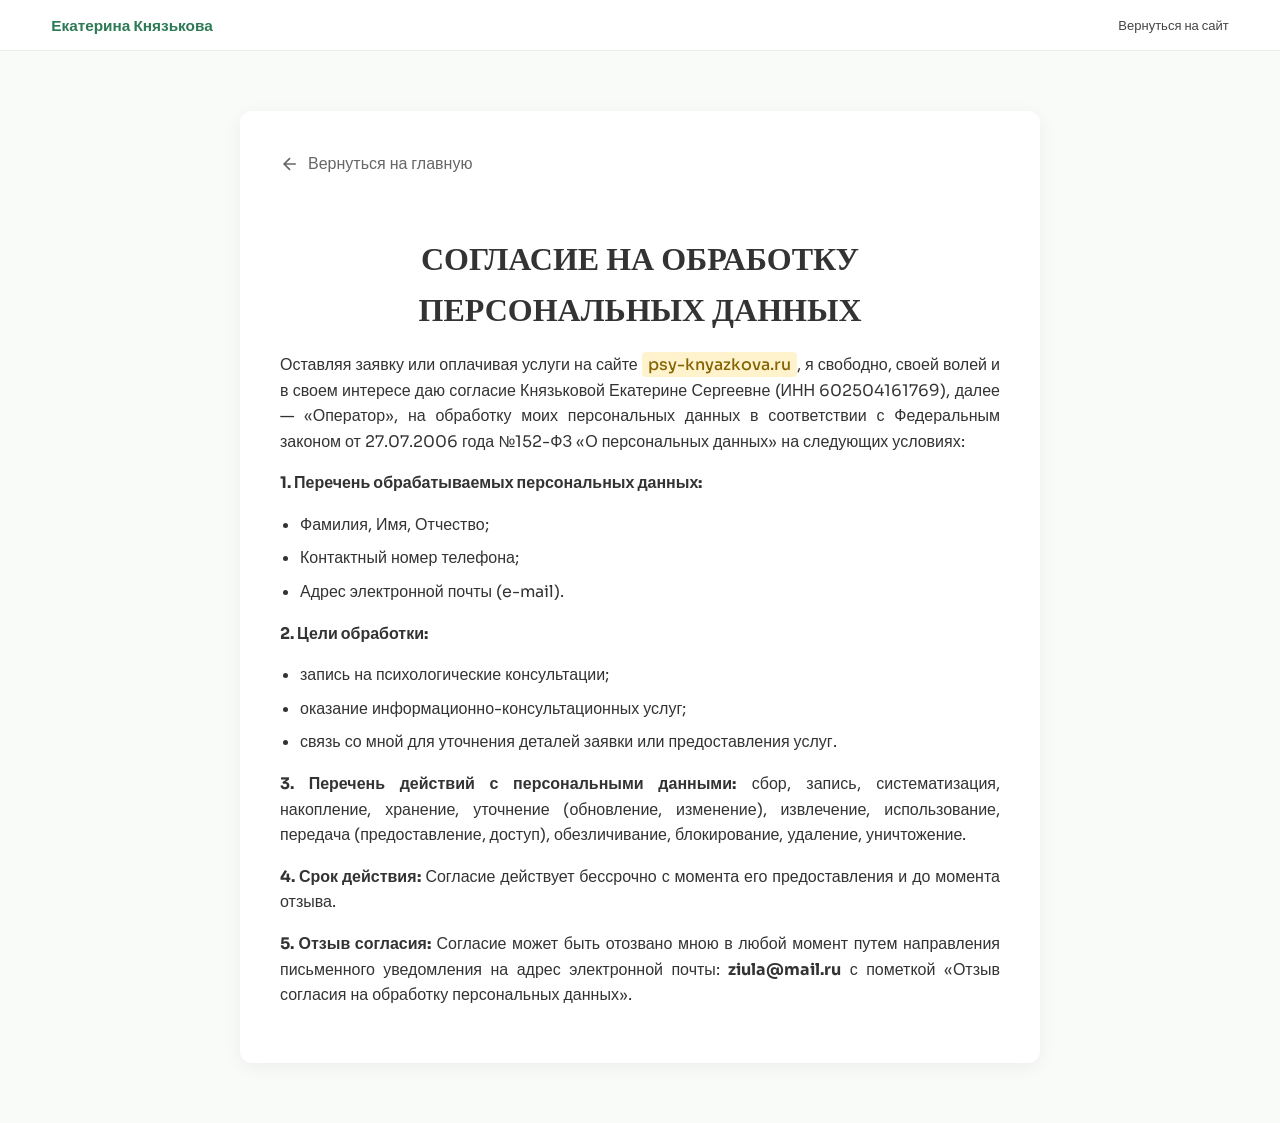
<file: consent.html>
<!DOCTYPE html>
<html lang="ru">
<head>
  <meta charset="UTF-8">
  <meta name="viewport" content="width=device-width, initial-scale=1.0">
  <title>Согласие на обработку персональных данных — Екатерина Князькова</title>
  <meta name="description" content="Пользовательское согласие на обработку персональных данных для записи на консультацию психолога.">
  <link rel="stylesheet" href="css/styles.css">
  <link rel="preconnect" href="https://fonts.googleapis.com">
  <link href="https://fonts.googleapis.com/css2?family=Sora:wght@300;400;500;600;700&display=swap" rel="stylesheet">
  <style>
    .legal-doc-section { padding: 60px 0; font-family: 'Sora', sans-serif; color: #333; line-height: 1.6; }
    .legal-doc-content { max-width: 800px; margin: 0 auto; background: #fff; padding: 40px; border-radius: 12px; box-shadow: 0 4px 20px rgba(0,0,0,0.05); }
    .legal-doc-content h1 { font-family: 'Sora', serif; font-size: 2rem; text-align: center; margin-bottom: 10px; }
    .legal-doc-content p { margin-bottom: 15px; text-align: justify; }
    .legal-doc-content ul { margin-bottom: 15px; padding-left: 20px; }
    .legal-doc-content li { margin-bottom: 8px; text-align: justify; }
    .back-link { display: inline-flex; align-items: center; gap: 8px; margin-bottom: 30px; color: #666; text-decoration: none; font-weight: 500; transition: color 0.2s; }
    .back-link:hover { color: #333; }
    .highlight-domain { background-color: #fff3cd; padding: 2px 6px; border-radius: 4px; font-weight: 500; color: #856404; }
    @media (max-width: 768px) { .legal-doc-content { padding: 20px; } }
  </style>
</head>
<body>

<header class="header">
  <div class="container header-inner">
    <div class="logo">
      <span>Екатерина Князькова</span>
    </div>
    <nav id="main-nav">
      <a href="index.html">Вернуться на сайт</a>
    </nav>
  </div>
</header>

<section class="legal-doc-section">
  <div class="container">
    <div class="legal-doc-content">
      <a href="index.html" class="back-link">
        <svg width="20" height="20" viewBox="0 0 24 24" fill="none" stroke="currentColor" stroke-width="2"><path d="M19 12H5M12 19l-7-7 7-7"/></svg>
        Вернуться на главную
      </a>

      <h1>СОГЛАСИЕ НА ОБРАБОТКУ ПЕРСОНАЛЬНЫХ ДАННЫХ</h1>

      <p>Оставляя заявку или оплачивая услуги на сайте <span class="highlight-domain">psy-knyazkova.ru</span>, я свободно, своей волей и в своем интересе даю согласие Князьковой Екатерине Сергеевне (ИНН 602504161769), далее — «Оператор», на обработку моих персональных данных в соответствии с Федеральным законом от 27.07.2006 года №152-ФЗ «О персональных данных» на следующих условиях:</p>

      <p><strong>1. Перечень обрабатываемых персональных данных:</strong></p>
      <ul>
        <li>Фамилия, Имя, Отчество;</li>
        <li>Контактный номер телефона;</li>
        <li>Адрес электронной почты (e-mail).</li>
      </ul>

      <p><strong>2. Цели обработки:</strong></p>
      <ul>
        <li>запись на психологические консультации;</li>
        <li>оказание информационно-консультационных услуг;</li>
        <li>связь со мной для уточнения деталей заявки или предоставления услуг.</li>
      </ul>

      <p><strong>3. Перечень действий с персональными данными:</strong> сбор, запись, систематизация, накопление, хранение, уточнение (обновление, изменение), извлечение, использование, передача (предоставление, доступ), обезличивание, блокирование, удаление, уничтожение.</p>

      <p><strong>4. Срок действия:</strong> Согласие действует бессрочно с момента его предоставления и до момента отзыва.</p>

      <p><strong>5. Отзыв согласия:</strong> Согласие может быть отозвано мною в любой момент путем направления письменного уведомления на адрес электронной почты: <strong>ziula@mail.ru</strong> с пометкой «Отзыв согласия на обработку персональных данных».</p>
    </div>
  </div>
</section>
</body>
</html>
</file>
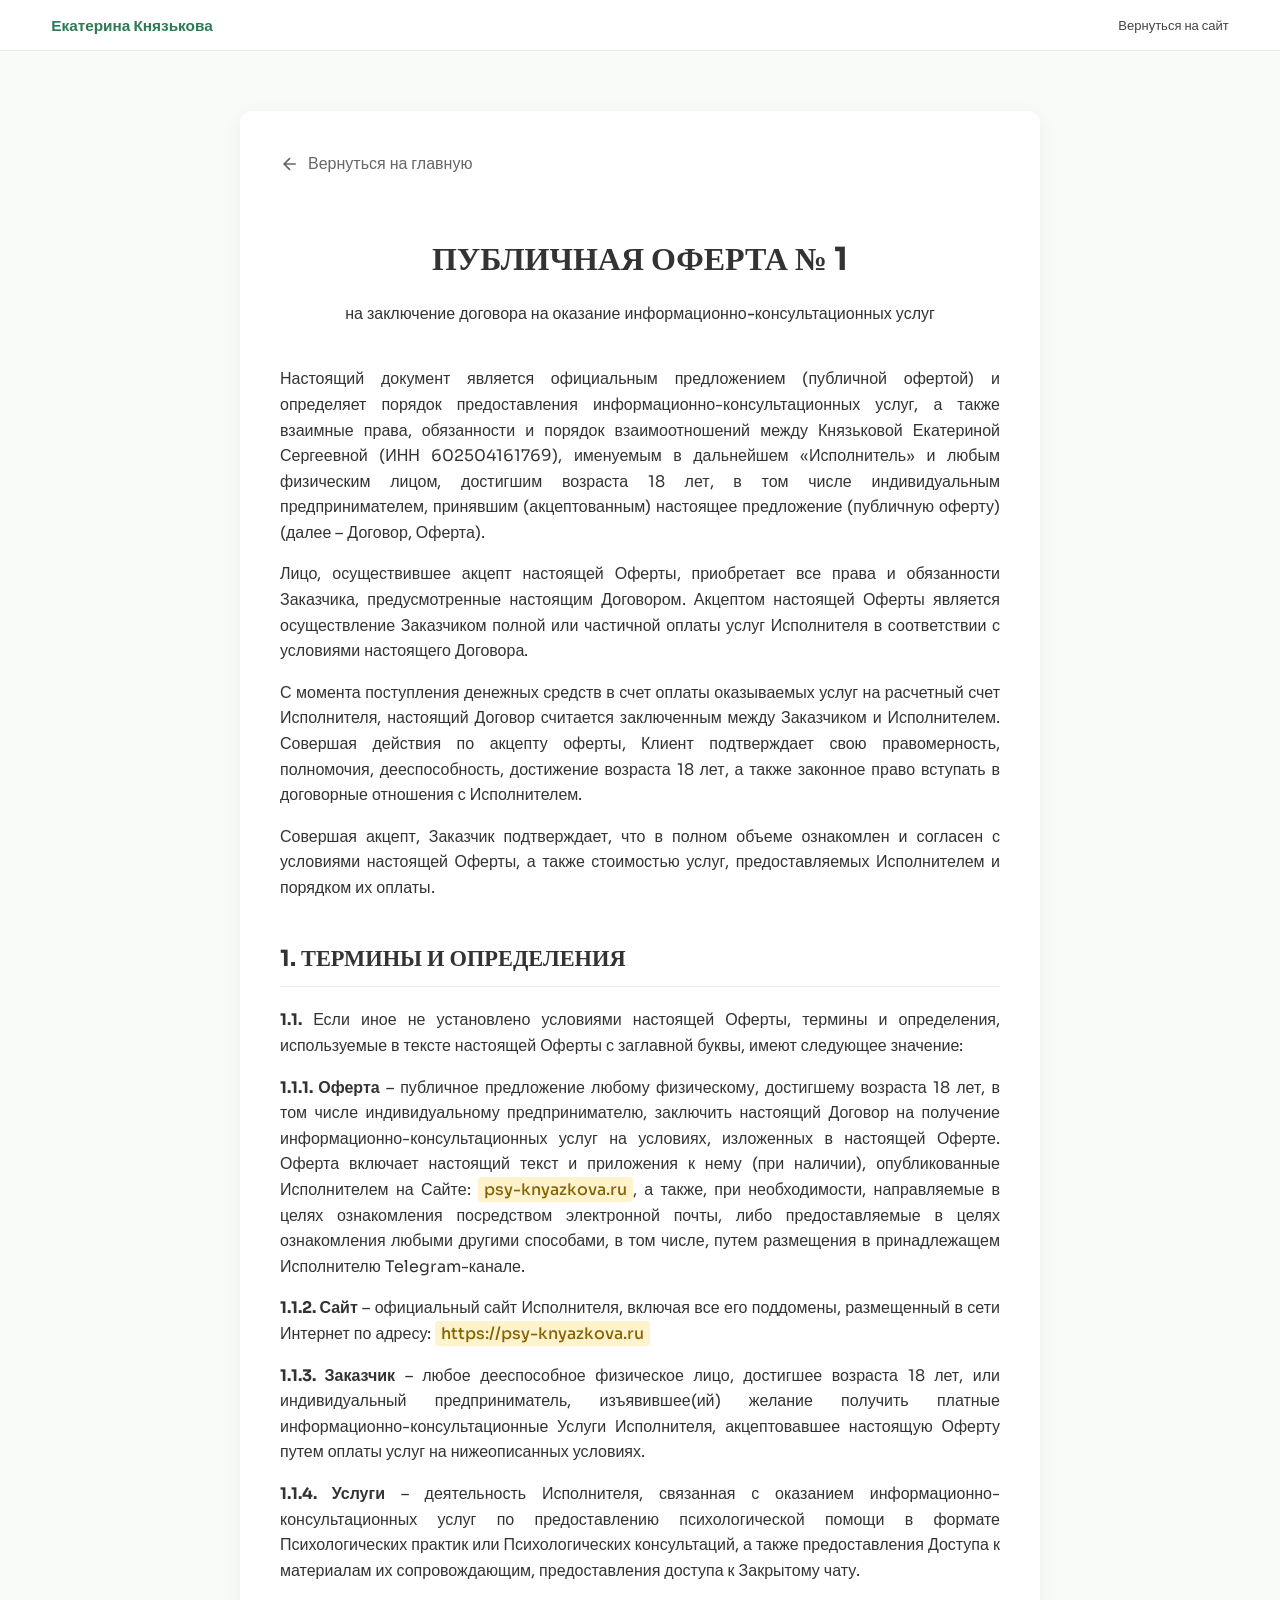
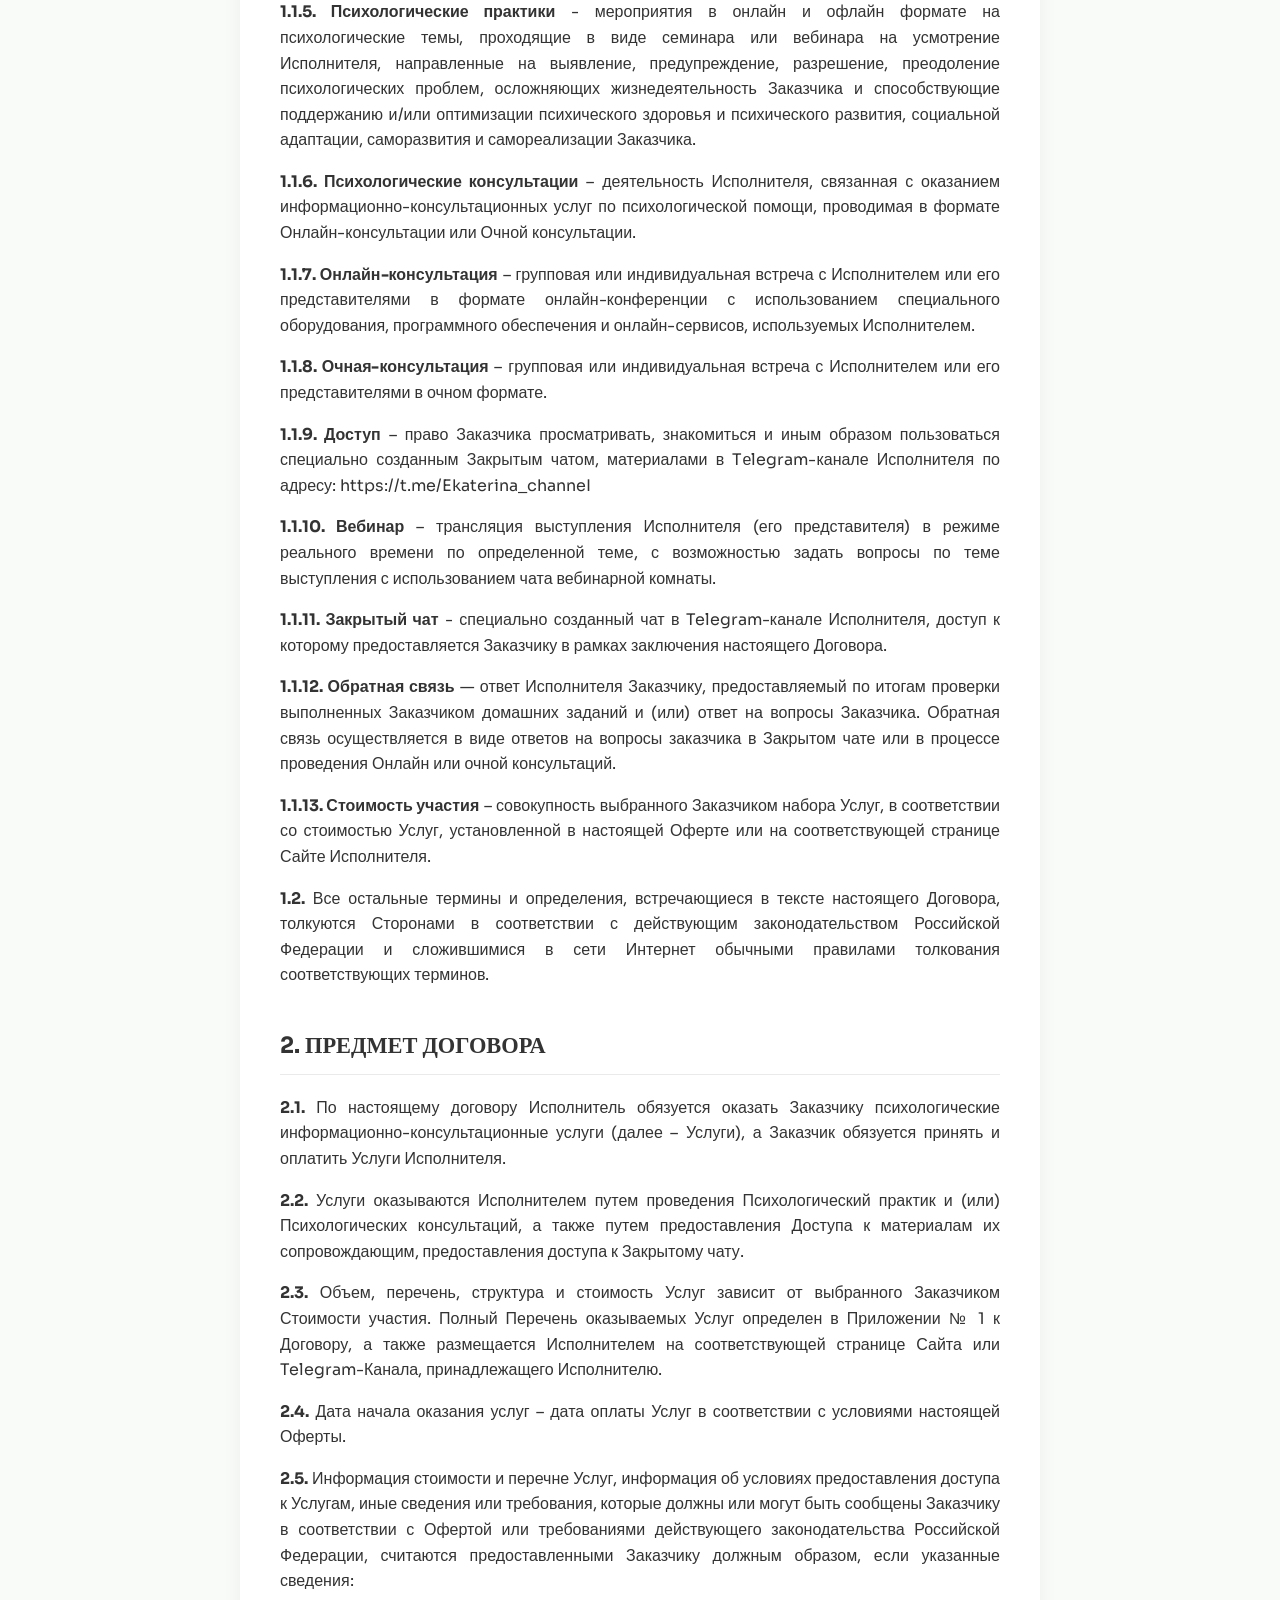
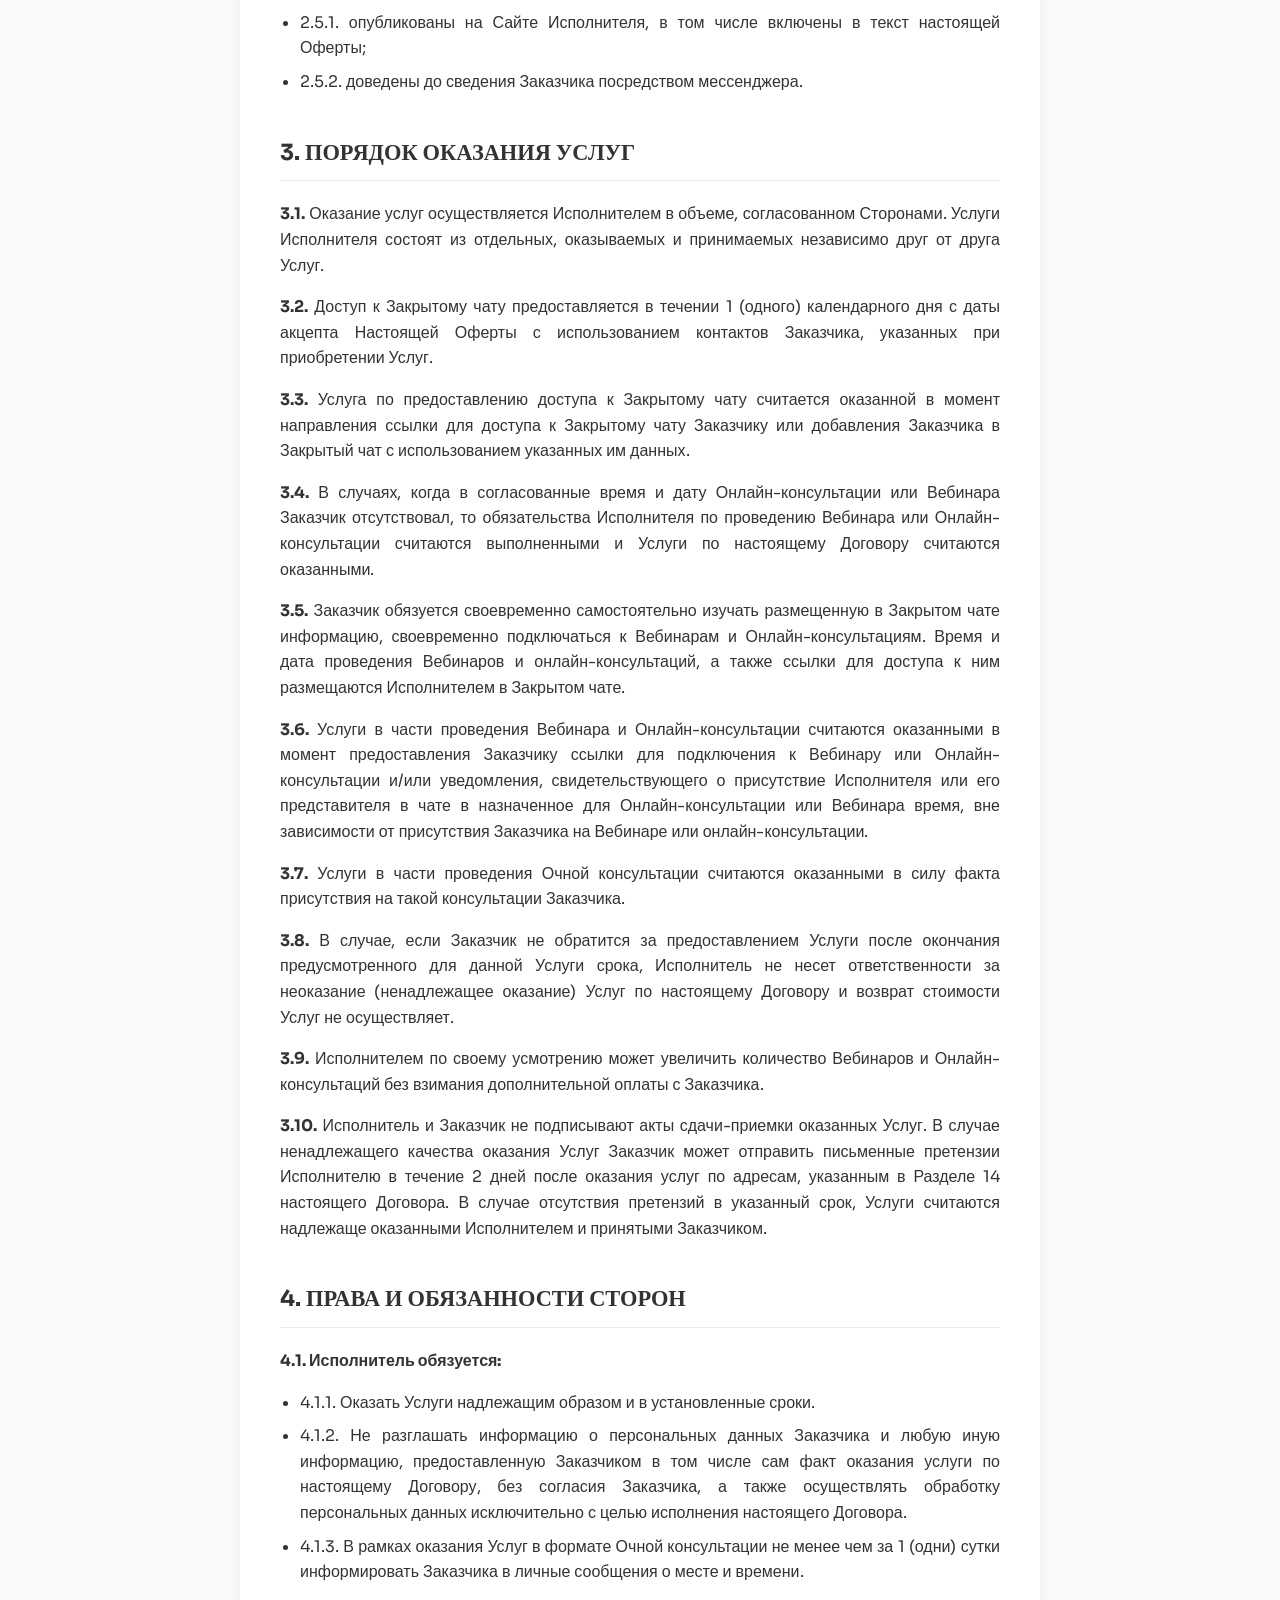
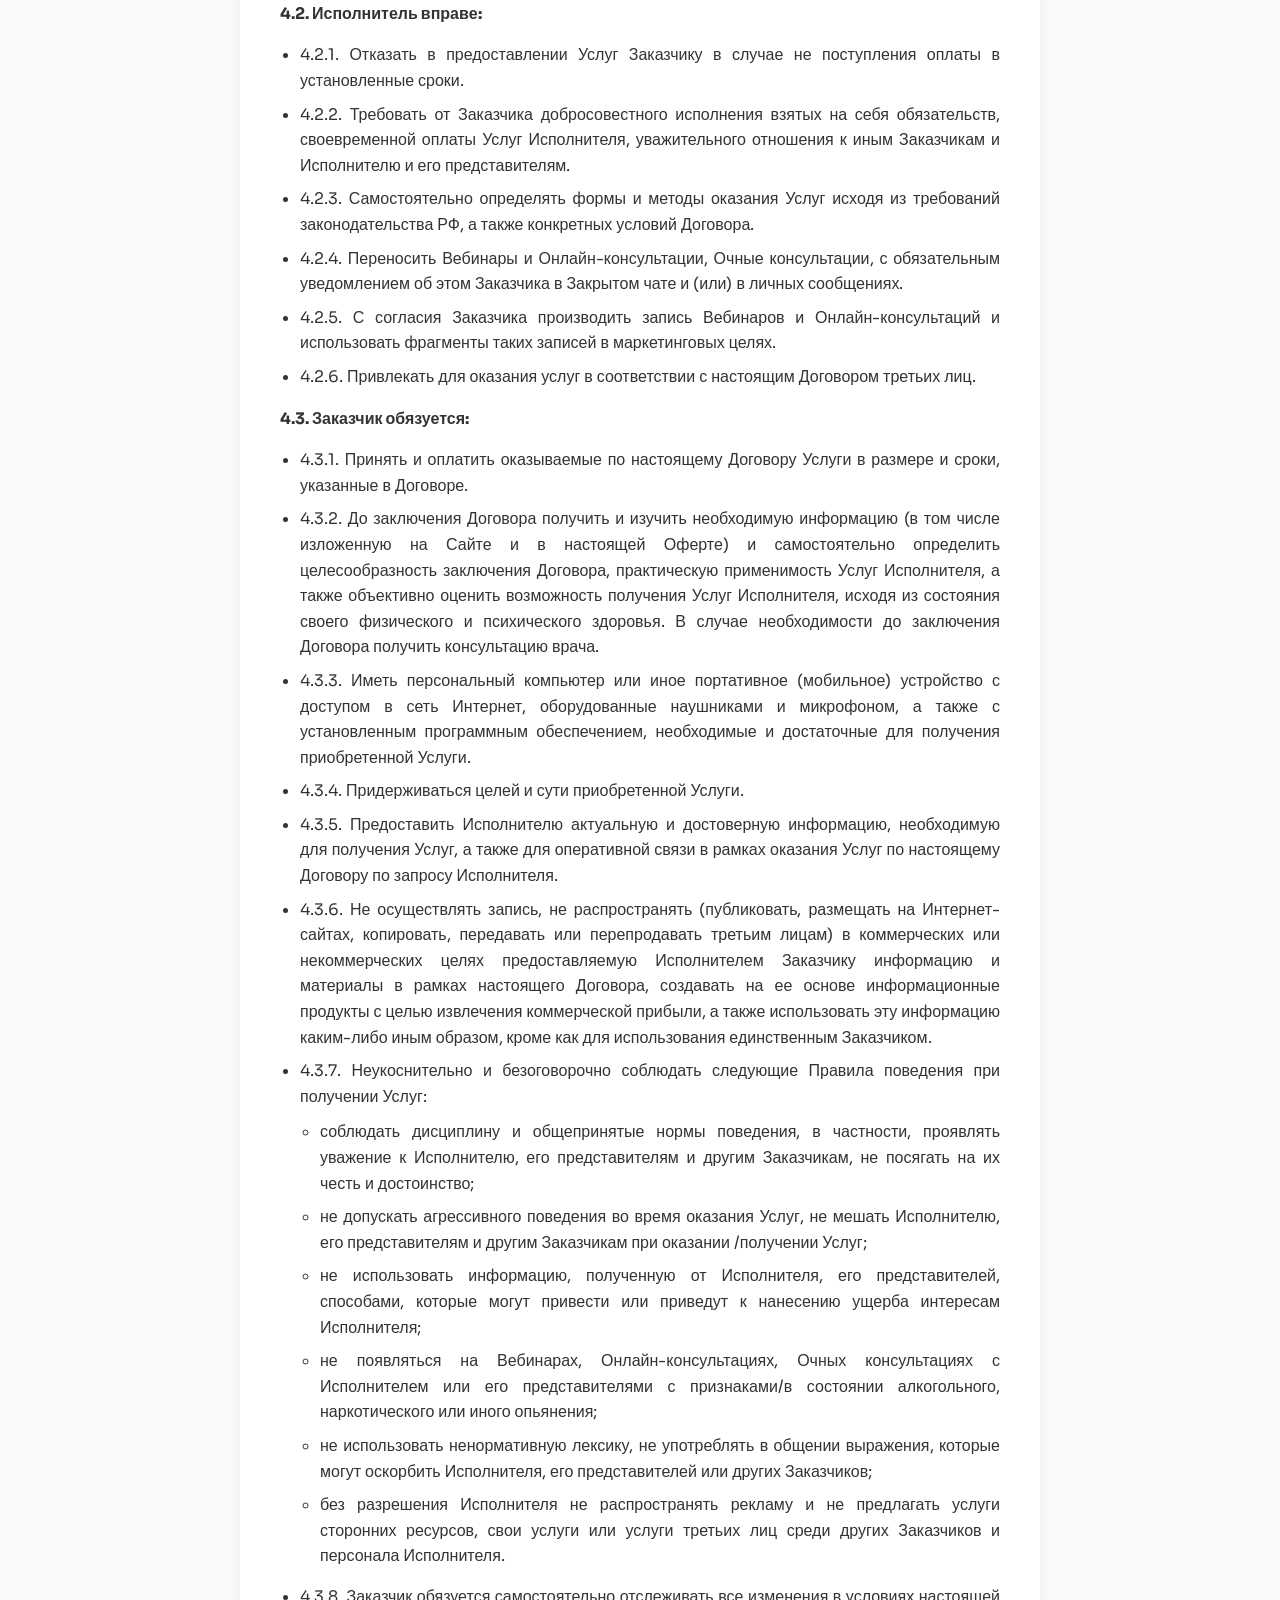
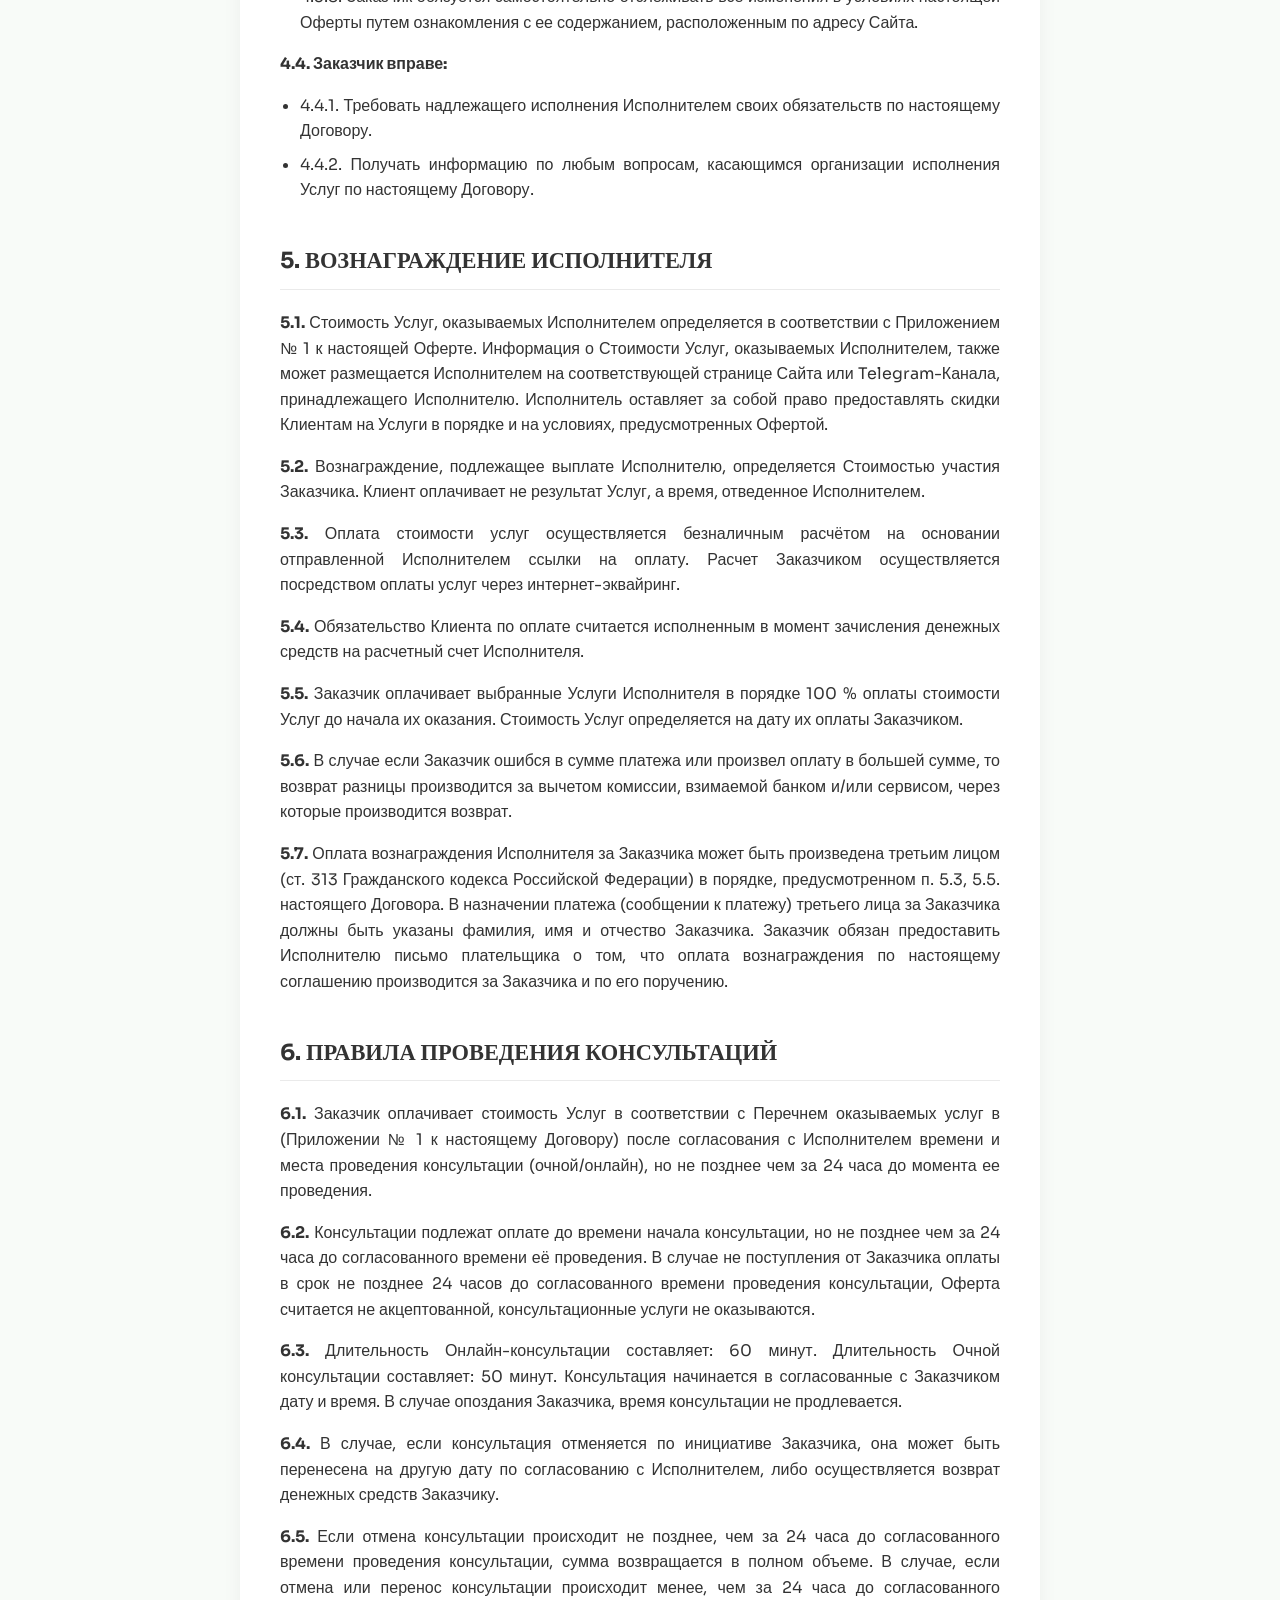
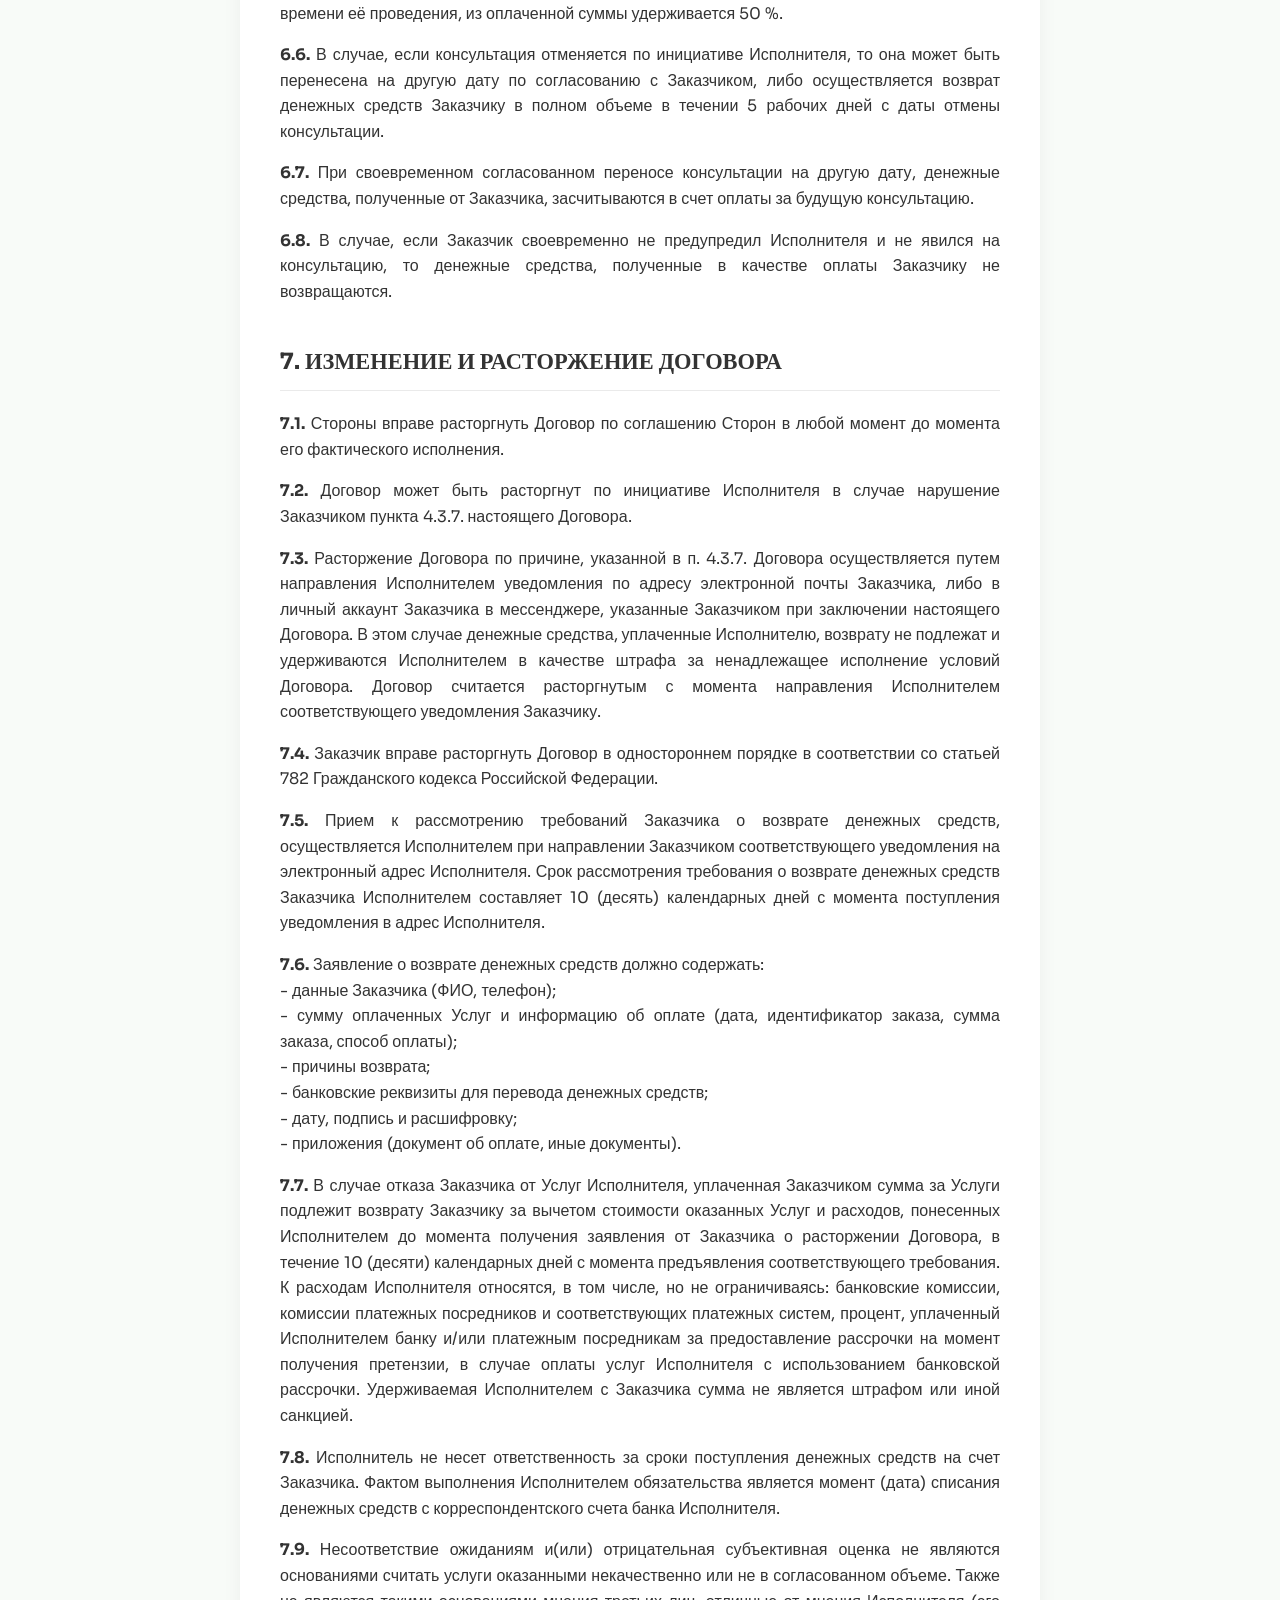
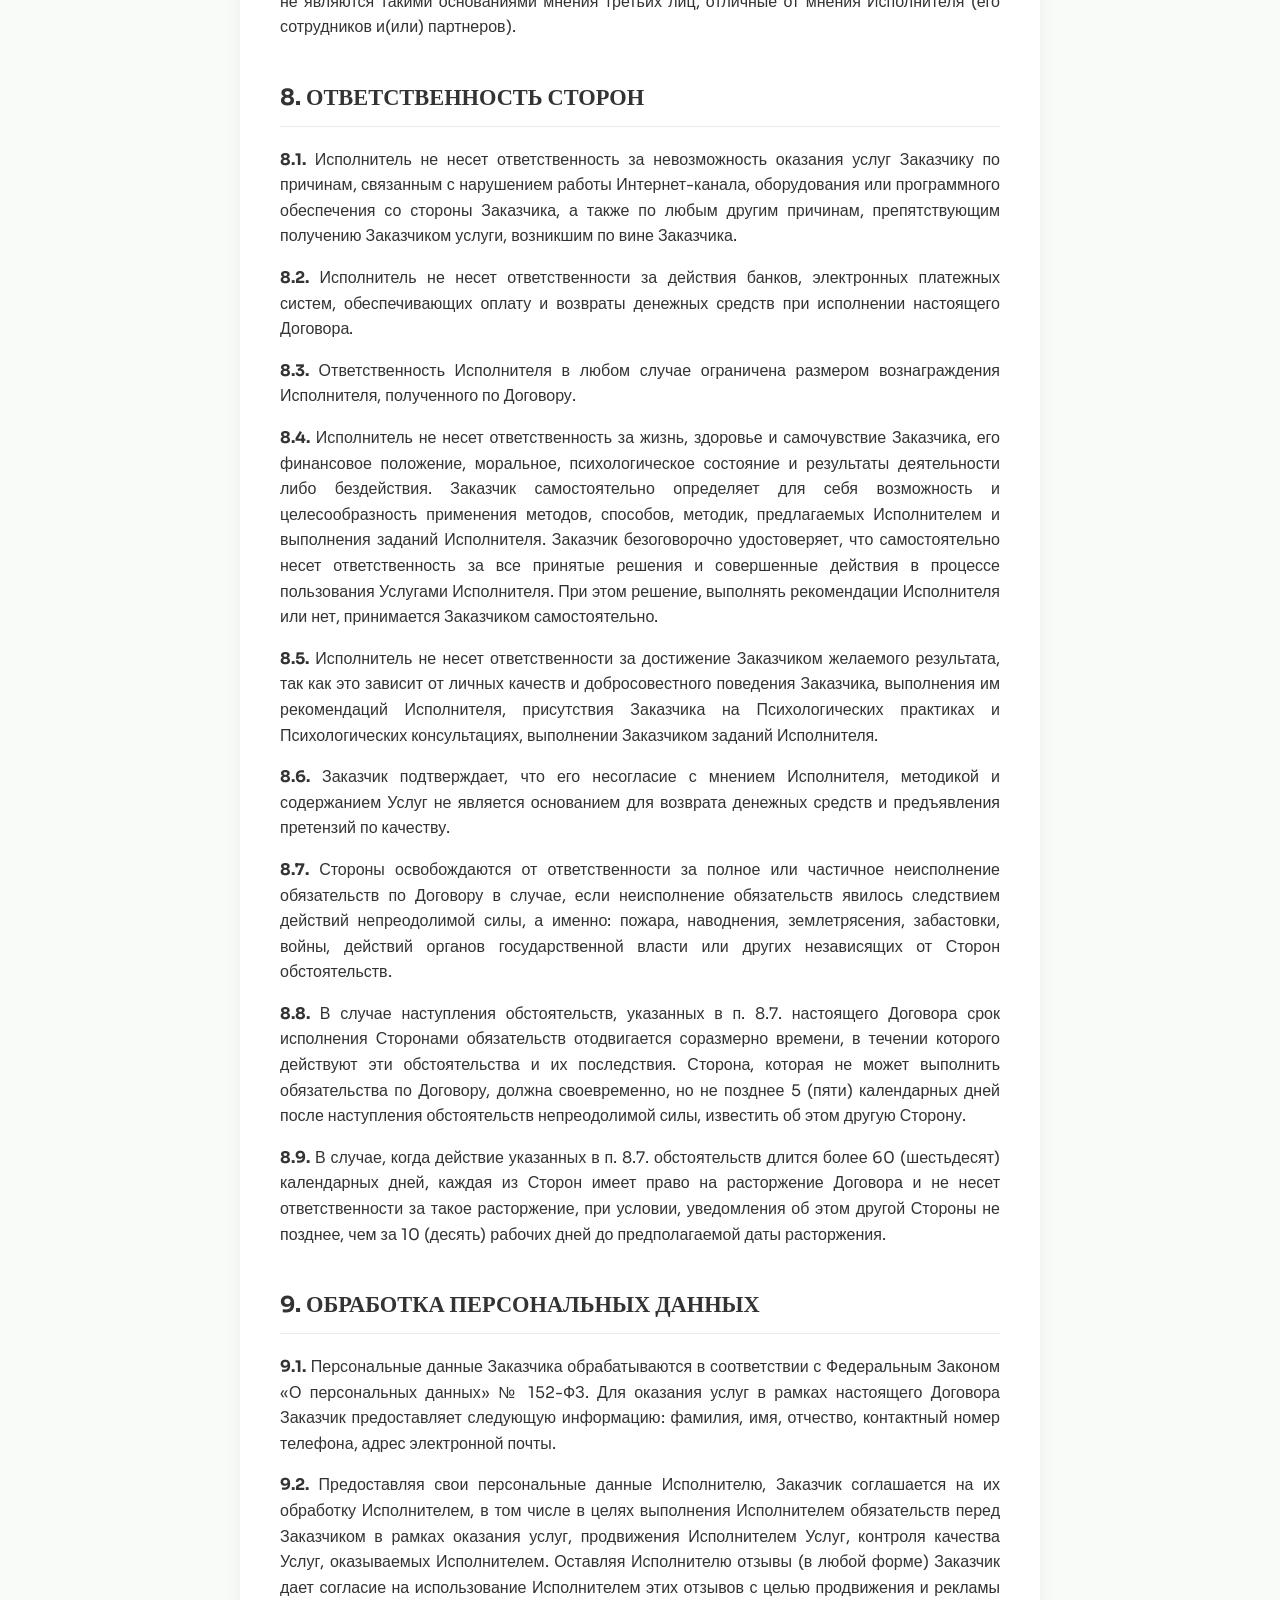
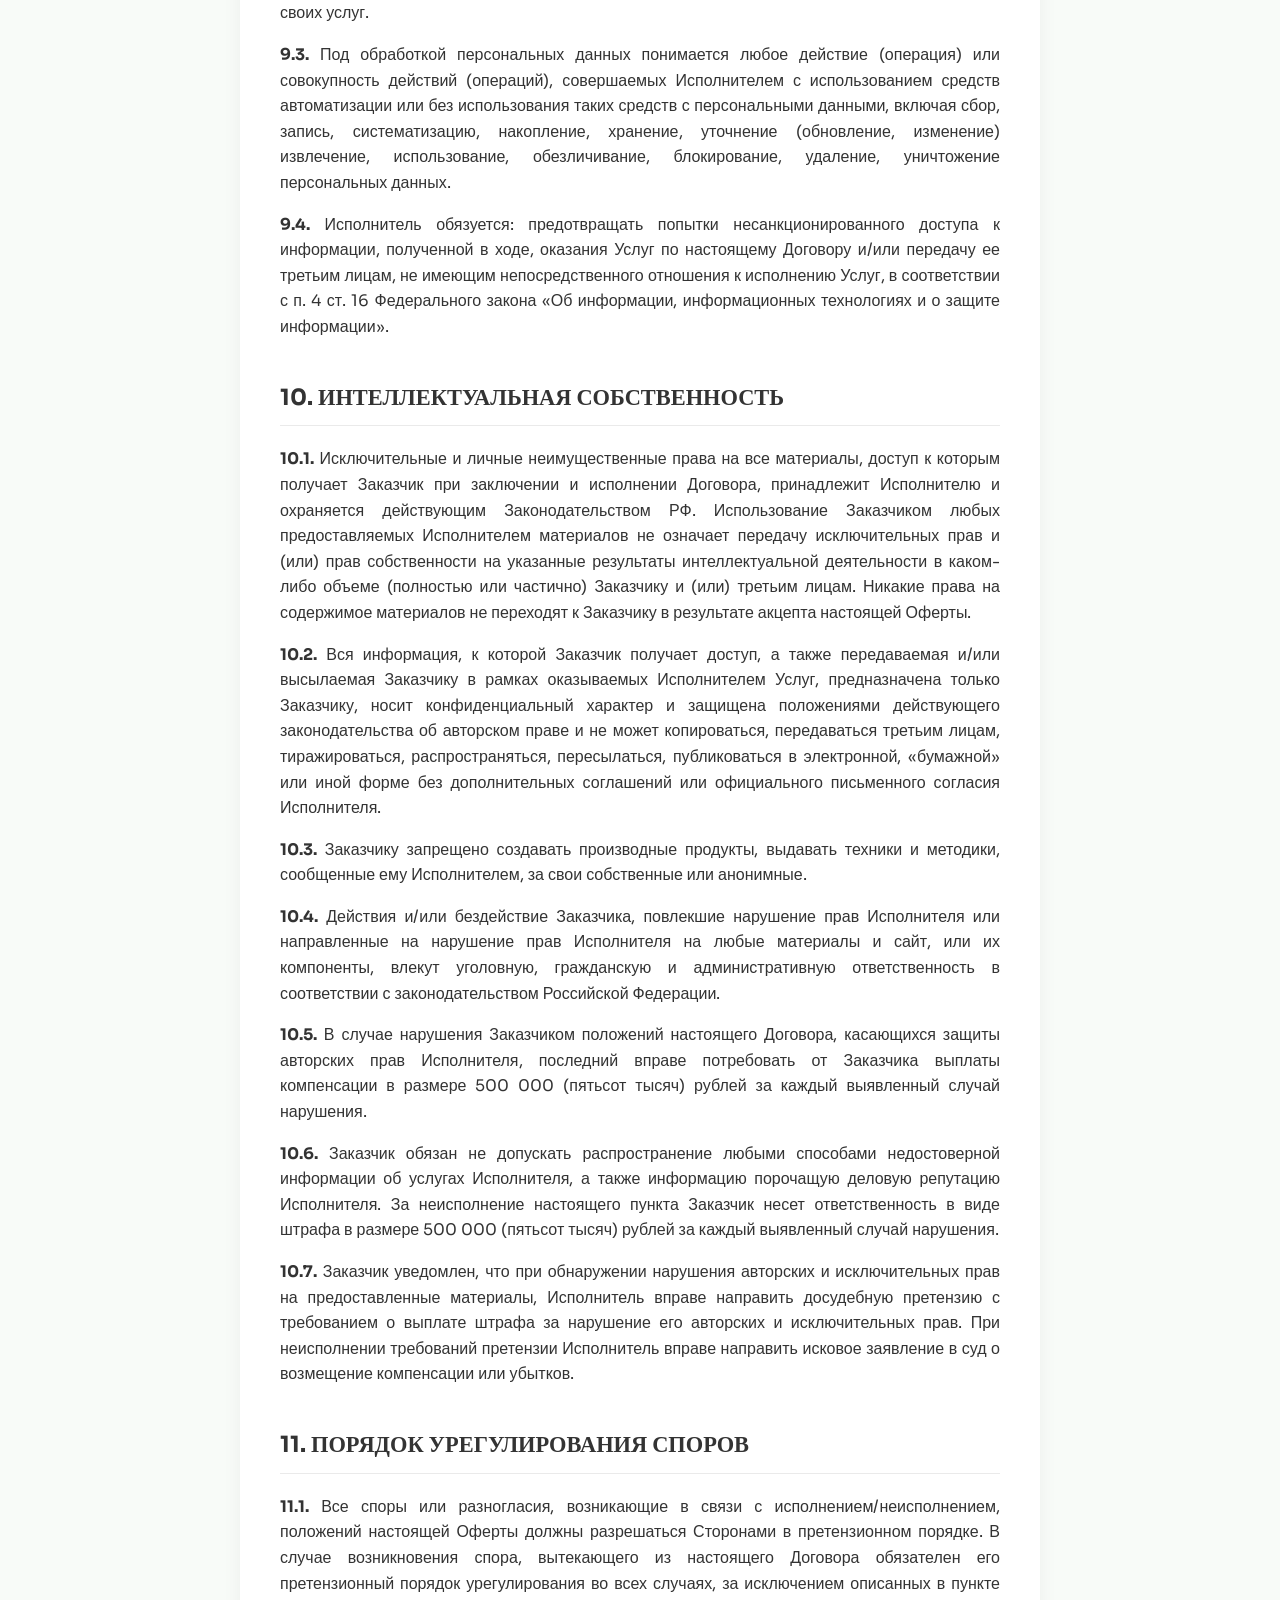
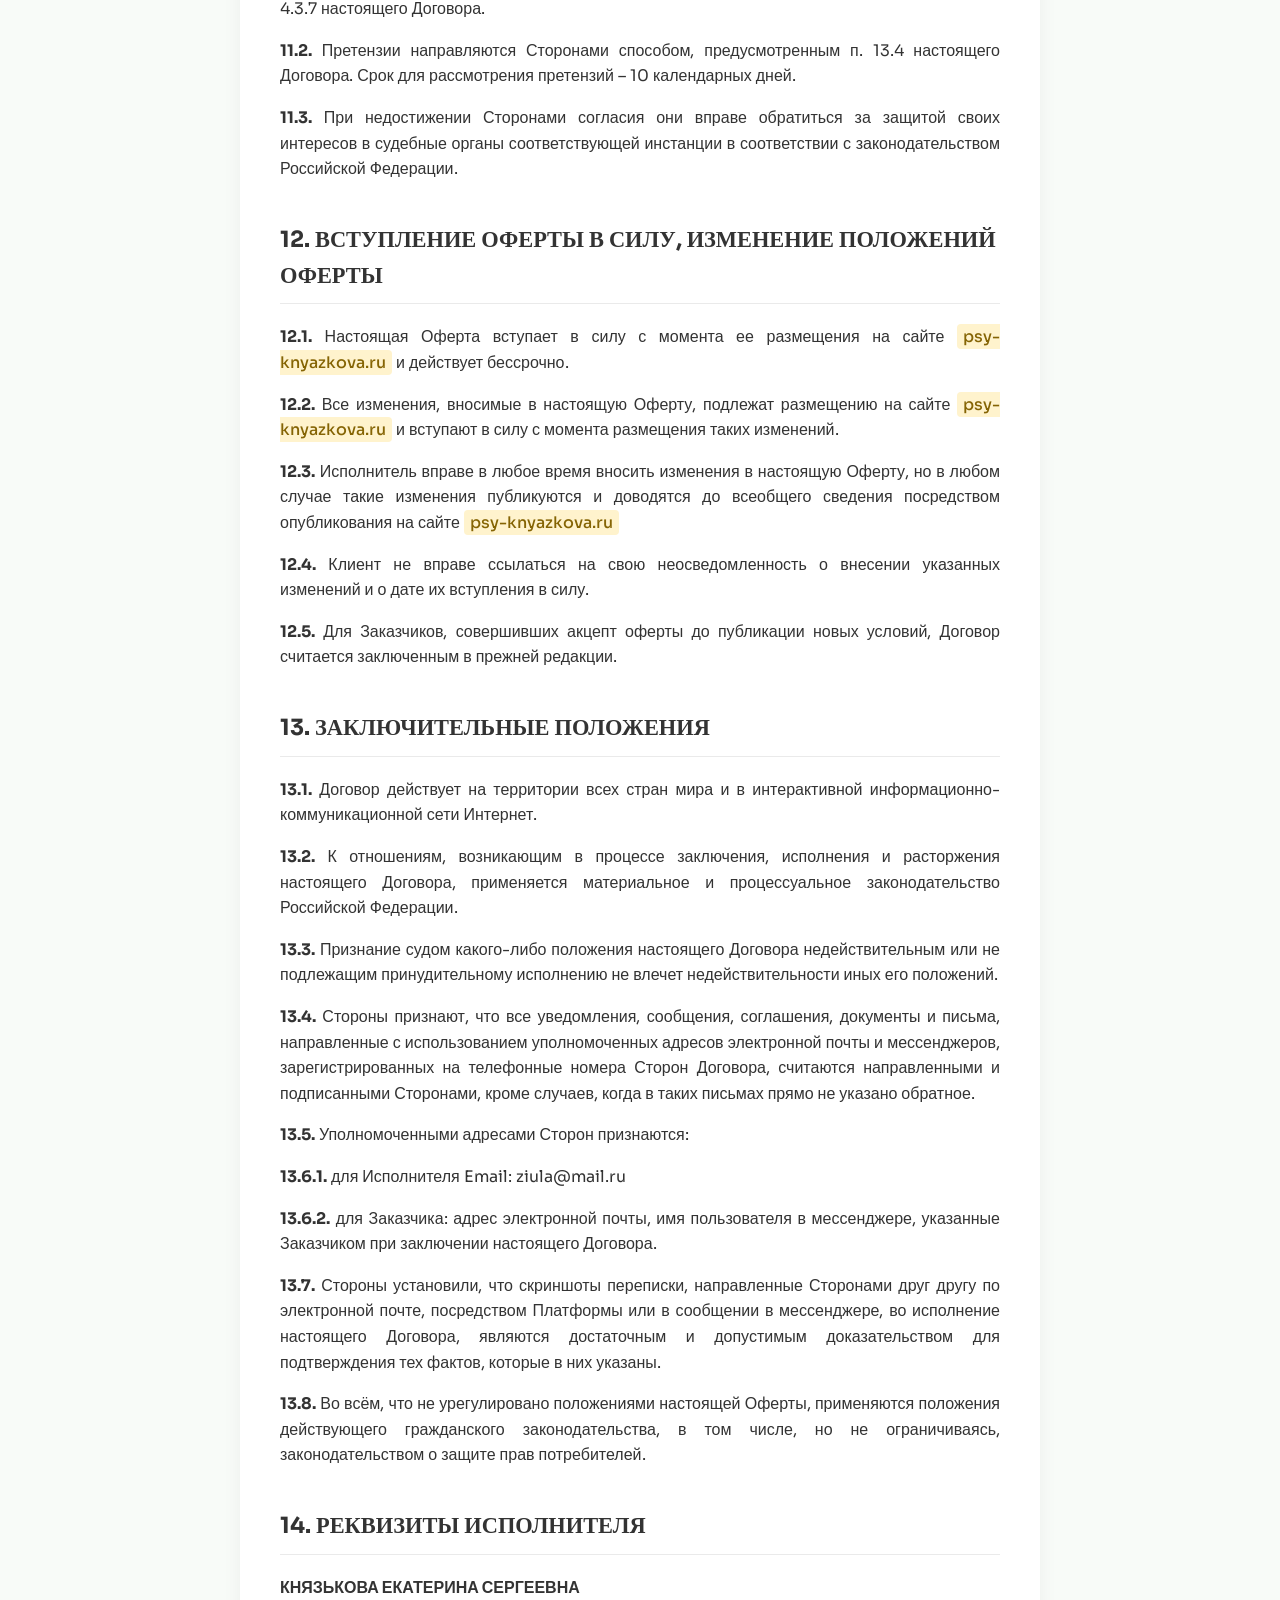
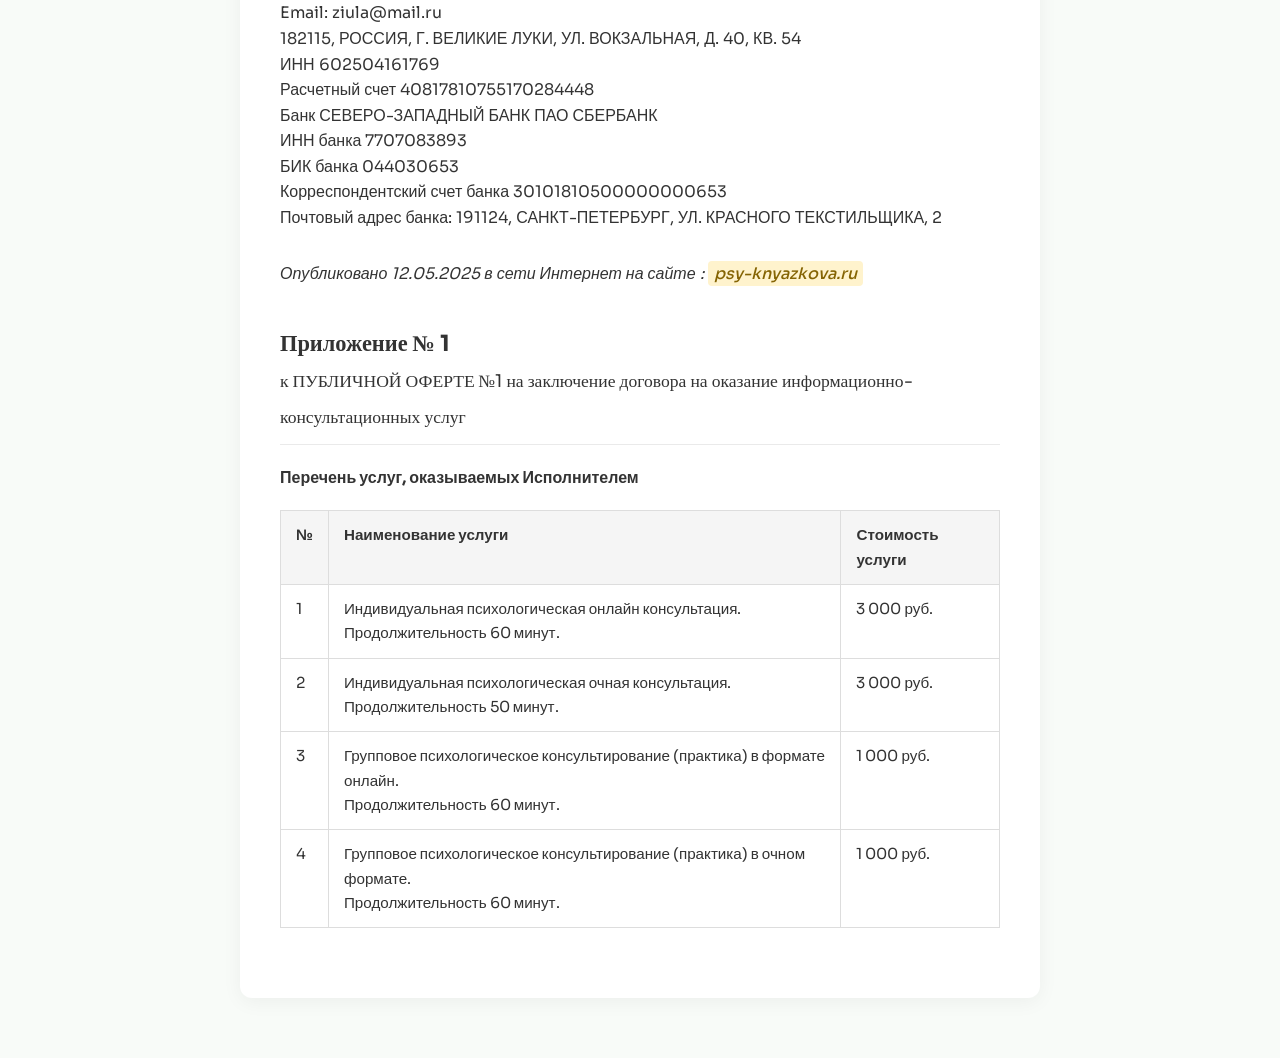
<file: offer.html>
<!DOCTYPE html>
<html lang="ru">
<head>
  <meta charset="UTF-8">
  <meta name="viewport" content="width=device-width, initial-scale=1.0">
  <title>Публичная оферта — Екатерина Князькова</title>
  <meta name="description" content="Публичная оферта на заключение договора на оказание информационно-консультационных услуг психолога Екатерины Князьковой.">
  <link rel="stylesheet" href="css/styles.css">
  <link rel="preconnect" href="https://fonts.googleapis.com">
  <link href="https://fonts.googleapis.com/css2?family=Sora:wght@300;400;500;600;700&display=swap" rel="stylesheet">
  <style>
    .legal-doc-section {
      padding: 60px 0;
      font-family: 'Sora', sans-serif;
      color: #333;
      line-height: 1.6;
    }
    .legal-doc-content {
      max-width: 800px;
      margin: 0 auto;
      background: #fff;
      padding: 40px;
      border-radius: 12px;
      box-shadow: 0 4px 20px rgba(0,0,0,0.05);
    }
    .legal-doc-content h1 {
      font-family: 'Sora', serif;
      font-size: 2rem;
      text-align: center;
      margin-bottom: 10px;
    }
    .legal-doc-content h2 {
      font-family: 'Sora', serif;
      font-size: 1.4rem;
      margin-top: 40px;
      margin-bottom: 20px;
      border-bottom: 1px solid #eaeaea;
      padding-bottom: 10px;
    }
    .legal-doc-content p {
      margin-bottom: 15px;
      text-align: justify;
    }
    .legal-doc-content ul {
      margin-bottom: 15px;
      padding-left: 20px;
    }
    .legal-doc-content li {
      margin-bottom: 8px;
      text-align: justify;
    }
    .back-link {
      display: inline-flex;
      align-items: center;
      gap: 8px;
      margin-bottom: 30px;
      color: #666;
      text-decoration: none;
      font-weight: 500;
      transition: color 0.2s;
    }
    .back-link:hover {
      color: #333;
    }
    .highlight-domain {
      background-color: #fff3cd; /* Желтый фон для выделения */
      padding: 2px 6px;
      border-radius: 4px;
      font-weight: 500;
      color: #856404;
    }
    .legal-table {
      width: 100%;
      border-collapse: collapse;
      margin-top: 20px;
      margin-bottom: 30px;
      font-size: 0.95rem;
    }
    .legal-table th, .legal-table td {
      border: 1px solid #ddd;
      padding: 12px 15px;
      text-align: left;
      vertical-align: top;
    }
    .legal-table th {
      background-color: #f5f5f5;
      font-weight: 600;
    }
    @media (max-width: 768px) {
      .legal-doc-content {
        padding: 20px;
      }
      .legal-table th, .legal-table td {
        padding: 8px;
      }
    }
  </style>
</head>
<body>

<header class="header">
  <div class="container header-inner">
    <div class="logo">
      <span>Екатерина Князькова</span>
    </div>
    <nav id="main-nav">
      <a href="index.html">Вернуться на сайт</a>
    </nav>
  </div>
</header>

<section class="legal-doc-section">
  <div class="container">
    <div class="legal-doc-content">
      <a href="index.html" class="back-link">
        <svg width="20" height="20" viewBox="0 0 24 24" fill="none" stroke="currentColor" stroke-width="2"><path d="M19 12H5M12 19l-7-7 7-7"/></svg>
        Вернуться на главную
      </a>

      <h1>ПУБЛИЧНАЯ ОФЕРТА № 1</h1>
      <p style="text-align: center; font-weight: 500; margin-bottom: 40px;">на заключение договора на оказание информационно-консультационных услуг</p>

      <p>Настоящий документ является официальным предложением (публичной офертой) и определяет порядок предоставления информационно-консультационных услуг, а также взаимные права, обязанности и порядок взаимоотношений между Князьковой Екатериной Сергеевной (ИНН 602504161769), именуемым в дальнейшем «Исполнитель» и любым физическим лицом, достигшим возраста 18 лет, в том числе индивидуальным предпринимателем, принявшим (акцептованным) настоящее предложение (публичную оферту) (далее – Договор, Оферта).</p>
      <p>Лицо, осуществившее акцепт настоящей Оферты, приобретает все права и обязанности Заказчика, предусмотренные настоящим Договором. Акцептом настоящей Оферты является осуществление Заказчиком полной или частичной оплаты услуг Исполнителя в соответствии с условиями настоящего Договора.</p>
      <p>С момента поступления денежных средств в счет оплаты оказываемых услуг на расчетный счет Исполнителя, настоящий Договор считается заключенным между Заказчиком и Исполнителем. Совершая действия по акцепту оферты, Клиент подтверждает свою правомерность, полномочия, дееспособность, достижение возраста 18 лет, а также законное право вступать в договорные отношения с Исполнителем.</p>
      <p>Совершая акцепт, Заказчик подтверждает, что в полном объеме ознакомлен и согласен с условиями настоящей Оферты, а также стоимостью услуг, предоставляемых Исполнителем и порядком их оплаты.</p>

      <h2>1. ТЕРМИНЫ И ОПРЕДЕЛЕНИЯ</h2>
      <p><strong>1.1.</strong> Если иное не установлено условиями настоящей Оферты, термины и определения, используемые в тексте настоящей Оферты с заглавной буквы, имеют следующее значение:</p>
      <p><strong>1.1.1. Оферта</strong> – публичное предложение любому физическому, достигшему возраста 18 лет, в том числе индивидуальному предпринимателю, заключить настоящий Договор на получение информационно-консультационных услуг на условиях, изложенных в настоящей Оферте. Оферта включает настоящий текст и приложения к нему (при наличии), опубликованные Исполнителем на Сайте: <span class="highlight-domain">psy-knyazkova.ru</span>, а также, при необходимости, направляемые в целях ознакомления посредством электронной почты, либо предоставляемые в целях ознакомления любыми другими способами, в том числе, путем размещения в принадлежащем Исполнителю Telegram-канале.</p>
      <p><strong>1.1.2. Сайт</strong> – официальный сайт Исполнителя, включая все его поддомены, размещенный в сети Интернет по адресу: <span class="highlight-domain">https://psy-knyazkova.ru</span></p>
      <p><strong>1.1.3. Заказчик</strong> – любое дееспособное физическое лицо, достигшее возраста 18 лет, или индивидуальный предприниматель, изъявившее(ий) желание получить платные информационно-консультационные Услуги Исполнителя, акцептовавшее настоящую Оферту путем оплаты услуг на нижеописанных условиях.</p>
      <p><strong>1.1.4. Услуги</strong> – деятельность Исполнителя, связанная с оказанием информационно-консультационных услуг по предоставлению психологической помощи в формате Психологических практик или Психологических консультаций, а также предоставления Доступа к материалам их сопровождающим, предоставления доступа к Закрытому чату.</p>
      <p><strong>1.1.5. Психологические практики</strong> - мероприятия в онлайн и офлайн формате на психологические темы, проходящие в виде семинара или вебинара на усмотрение Исполнителя, направленные на выявление, предупреждение, разрешение, преодоление психологических проблем, осложняющих жизнедеятельность Заказчика и способствующие поддержанию и/или оптимизации психического здоровья и психического развития, социальной адаптации, саморазвития и самореализации Заказчика.</p>
      <p><strong>1.1.6. Психологические консультации</strong> – деятельность Исполнителя, связанная с оказанием информационно-консультационных услуг по психологической помощи, проводимая в формате Онлайн-консультации или Очной консультации.</p>
      <p><strong>1.1.7. Онлайн-консультация</strong> – групповая или индивидуальная встреча с Исполнителем или его представителями в формате онлайн-конференции с использованием специального оборудования, программного обеспечения и онлайн-сервисов, используемых Исполнителем.</p>
      <p><strong>1.1.8. Очная-консультация</strong> – групповая или индивидуальная встреча с Исполнителем или его представителями в очном формате.</p>
      <p><strong>1.1.9. Доступ</strong> – право Заказчика просматривать, знакомиться и иным образом пользоваться специально созданным Закрытым чатом, материалами в Tеlegram-канале Исполнителя по адресу: https://t.me/Ekaterina_channeI</p>
      <p><strong>1.1.10. Вебинар</strong> – трансляция выступления Исполнителя (его представителя) в режиме реального времени по определенной теме, с возможностью задать вопросы по теме выступления с использованием чата вебинарной комнаты.</p>
      <p><strong>1.1.11. Закрытый чат</strong> - специально созданный чат в Telegram-канале Исполнителя, доступ к которому предоставляется Заказчику в рамках заключения настоящего Договора.</p>
      <p><strong>1.1.12. Обратная связь</strong> — ответ Исполнителя Заказчику, предоставляемый по итогам проверки выполненных Заказчиком домашних заданий и (или) ответ на вопросы Заказчика. Обратная связь осуществляется в виде ответов на вопросы заказчика в Закрытом чате или в процессе проведения Онлайн или очной консультаций.</p>
      <p><strong>1.1.13. Стоимость участия</strong> – совокупность выбранного Заказчиком набора Услуг, в соответствии со стоимостью Услуг, установленной в настоящей Оферте или на соответствующей странице Сайте Исполнителя.</p>
      <p><strong>1.2.</strong> Все остальные термины и определения, встречающиеся в тексте настоящего Договора, толкуются Сторонами в соответствии с действующим законодательством Российской Федерации и сложившимися в сети Интернет обычными правилами толкования соответствующих терминов.</p>

      <h2>2. ПРЕДМЕТ ДОГОВОРА</h2>
      <p><strong>2.1.</strong> По настоящему договору Исполнитель обязуется оказать Заказчику психологические информационно-консультационные услуги (далее – Услуги), а Заказчик обязуется принять и оплатить Услуги Исполнителя.</p>
      <p><strong>2.2.</strong> Услуги оказываются Исполнителем путем проведения Психологический практик и (или) Психологических консультаций, а также путем предоставления Доступа к материалам их сопровождающим, предоставления доступа к Закрытому чату.</p>
      <p><strong>2.3.</strong> Объем, перечень, структура и стоимость Услуг зависит от выбранного Заказчиком Стоимости участия. Полный Перечень оказываемых Услуг определен в Приложении № 1 к Договору, а также размещается Исполнителем на соответствующей странице Сайта или Telegram-Канала, принадлежащего Исполнителю.</p>
      <p><strong>2.4.</strong> Дата начала оказания услуг – дата оплаты Услуг в соответствии с условиями настоящей Оферты.</p>
      <p><strong>2.5.</strong> Информация стоимости и перечне Услуг, информация об условиях предоставления доступа к Услугам, иные сведения или требования, которые должны или могут быть сообщены Заказчику в соответствии с Офертой или требованиями действующего законодательства Российской Федерации, считаются предоставленными Заказчику должным образом, если указанные сведения:</p>
      <ul>
        <li>2.5.1. опубликованы на Сайте Исполнителя, в том числе включены в текст настоящей Оферты;</li>
        <li>2.5.2. доведены до сведения Заказчика посредством мессенджера.</li>
      </ul>

      <h2>3. ПОРЯДОК ОКАЗАНИЯ УСЛУГ</h2>
      <p><strong>3.1.</strong> Оказание услуг осуществляется Исполнителем в объеме, согласованном Сторонами. Услуги Исполнителя состоят из отдельных, оказываемых и принимаемых независимо друг от друга Услуг.</p>
      <p><strong>3.2.</strong> Доступ к Закрытому чату предоставляется в течении 1 (одного) календарного дня с даты акцепта Настоящей Оферты с использованием контактов Заказчика, указанных при приобретении Услуг.</p>
      <p><strong>3.3.</strong> Услуга по предоставлению доступа к Закрытому чату считается оказанной в момент направления ссылки для доступа к Закрытому чату Заказчику или добавления Заказчика в Закрытый чат с использованием указанных им данных.</p>
      <p><strong>3.4.</strong> В случаях, когда в согласованные время и дату Онлайн-консультации или Вебинара Заказчик отсутствовал, то обязательства Исполнителя по проведению Вебинара или Онлайн-консультации считаются выполненными и Услуги по настоящему Договору считаются оказанными.</p>
      <p><strong>3.5.</strong> Заказчик обязуется своевременно самостоятельно изучать размещенную в Закрытом чате информацию, своевременно подключаться к Вебинарам и Онлайн-консультациям. Время и дата проведения Вебинаров и онлайн-консультаций, а также ссылки для доступа к ним размещаются Исполнителем в Закрытом чате.</p>
      <p><strong>3.6.</strong> Услуги в части проведения Вебинара и Онлайн-консультации считаются оказанными в момент предоставления Заказчику ссылки для подключения к Вебинару или Онлайн-консультации и/или уведомления, свидетельствующего о присутствие Исполнителя или его представителя в чате в назначенное для Онлайн-консультации или Вебинара время, вне зависимости от присутствия Заказчика на Вебинаре или онлайн-консультации.</p>
      <p><strong>3.7.</strong> Услуги в части проведения Очной консультации считаются оказанными в силу факта присутствия на такой консультации Заказчика.</p>
      <p><strong>3.8.</strong> В случае, если Заказчик не обратится за предоставлением Услуги после окончания предусмотренного для данной Услуги срока, Исполнитель не несет ответственности за неоказание (ненадлежащее оказание) Услуг по настоящему Договору и возврат стоимости Услуг не осуществляет.</p>
      <p><strong>3.9.</strong> Исполнителем по своему усмотрению может увеличить количество Вебинаров и Онлайн-консультаций без взимания дополнительной оплаты с Заказчика.</p>
      <p><strong>3.10.</strong> Исполнитель и Заказчик не подписывают акты сдачи-приемки оказанных Услуг. В случае ненадлежащего качества оказания Услуг Заказчик может отправить письменные претензии Исполнителю в течение 2 дней после оказания услуг по адресам, указанным в Разделе 14 настоящего Договора. В случае отсутствия претензий в указанный срок, Услуги считаются надлежаще оказанными Исполнителем и принятыми Заказчиком.</p>

      <h2>4. ПРАВА И ОБЯЗАННОСТИ СТОРОН</h2>
      <p><strong>4.1. Исполнитель обязуется:</strong></p>
      <ul>
        <li>4.1.1. Оказать Услуги надлежащим образом и в установленные сроки.</li>
        <li>4.1.2. Не разглашать информацию о персональных данных Заказчика и любую иную информацию, предоставленную Заказчиком в том числе сам факт оказания услуги по настоящему Договору, без согласия Заказчика, а также осуществлять обработку персональных данных исключительно с целью исполнения настоящего Договора.</li>
        <li>4.1.3. В рамках оказания Услуг в формате Очной консультации не менее чем за 1 (одни) сутки информировать Заказчика в личные сообщения о месте и времени.</li>
      </ul>
      <p><strong>4.2. Исполнитель вправе:</strong></p>
      <ul>
        <li>4.2.1. Отказать в предоставлении Услуг Заказчику в случае не поступления оплаты в установленные сроки.</li>
        <li>4.2.2. Требовать от Заказчика добросовестного исполнения взятых на себя обязательств, своевременной оплаты Услуг Исполнителя, уважительного отношения к иным Заказчикам и Исполнителю и его представителям.</li>
        <li>4.2.3. Самостоятельно определять формы и методы оказания Услуг исходя из требований законодательства РФ, а также конкретных условий Договора.</li>
        <li>4.2.4. Переносить Вебинары и Онлайн-консультации, Очные консультации, с обязательным уведомлением об этом Заказчика в Закрытом чате и (или) в личных сообщениях.</li>
        <li>4.2.5. С согласия Заказчика производить запись Вебинаров и Онлайн-консультаций и использовать фрагменты таких записей в маркетинговых целях.</li>
        <li>4.2.6. Привлекать для оказания услуг в соответствии с настоящим Договором третьих лиц.</li>
      </ul>
      <p><strong>4.3. Заказчик обязуется:</strong></p>
      <ul>
        <li>4.3.1. Принять и оплатить оказываемые по настоящему Договору Услуги в размере и сроки, указанные в Договоре.</li>
        <li>4.3.2. До заключения Договора получить и изучить необходимую информацию (в том числе изложенную на Сайте и в настоящей Оферте) и самостоятельно определить целесообразность заключения Договора, практическую применимость Услуг Исполнителя, а также объективно оценить возможность получения Услуг Исполнителя, исходя из состояния своего физического и психического здоровья. В случае необходимости до заключения Договора получить консультацию врача.</li>
        <li>4.3.3. Иметь персональный компьютер или иное портативное (мобильное) устройство с доступом в сеть Интернет, оборудованные наушниками и микрофоном, а также с установленным программным обеспечением, необходимые и достаточные для получения приобретенной Услуги.</li>
        <li>4.3.4. Придерживаться целей и сути приобретенной Услуги.</li>
        <li>4.3.5. Предоставить Исполнителю актуальную и достоверную информацию, необходимую для получения Услуг, а также для оперативной связи в рамках оказания Услуг по настоящему Договору по запросу Исполнителя.</li>
        <li>4.3.6. Не осуществлять запись, не распространять (публиковать, размещать на Интернет-сайтах, копировать, передавать или перепродавать третьим лицам) в коммерческих или некоммерческих целях предоставляемую Исполнителем Заказчику информацию и материалы в рамках настоящего Договора, создавать на ее основе информационные продукты с целью извлечения коммерческой прибыли, а также использовать эту информацию каким-либо иным образом, кроме как для использования единственным Заказчиком.</li>
        <li>4.3.7. Неукоснительно и безоговорочно соблюдать следующие Правила поведения при получении Услуг:
          <ul style="margin-top: 10px;">
            <li>соблюдать дисциплину и общепринятые нормы поведения, в частности, проявлять уважение к Исполнителю, его представителям и другим Заказчикам, не посягать на их честь и достоинство;</li>
            <li>не допускать агрессивного поведения во время оказания Услуг, не мешать Исполнителю, его представителям и другим Заказчикам при оказании /получении Услуг;</li>
            <li>не использовать информацию, полученную от Исполнителя, его представителей, способами, которые могут привести или приведут к нанесению ущерба интересам Исполнителя;</li>
            <li>не появляться на Вебинарах, Онлайн-консультациях, Очных консультациях с Исполнителем или его представителями с признаками/в состоянии алкогольного, наркотического или иного опьянения;</li>
            <li>не использовать ненормативную лексику, не употреблять в общении выражения, которые могут оскорбить Исполнителя, его представителей или других Заказчиков;</li>
            <li>без разрешения Исполнителя не распространять рекламу и не предлагать услуги сторонних ресурсов, свои услуги или услуги третьих лиц среди других Заказчиков и персонала Исполнителя.</li>
          </ul>
        </li>
        <li>4.3.8. Заказчик обязуется самостоятельно отслеживать все изменения в условиях настоящей Оферты путем ознакомления с ее содержанием, расположенным по адресу Сайта.</li>
      </ul>
      <p><strong>4.4. Заказчик вправе:</strong></p>
      <ul>
        <li>4.4.1. Требовать надлежащего исполнения Исполнителем своих обязательств по настоящему Договору.</li>
        <li>4.4.2. Получать информацию по любым вопросам, касающимся организации исполнения Услуг по настоящему Договору.</li>
      </ul>

      <h2>5. ВОЗНАГРАЖДЕНИЕ ИСПОЛНИТЕЛЯ</h2>
      <p><strong>5.1.</strong> Стоимость Услуг, оказываемых Исполнителем определяется в соответствии с Приложением № 1 к настоящей Оферте. Информация о Стоимости Услуг, оказываемых Исполнителем, также может размещается Исполнителем на соответствующей странице Сайта или Telegram-Канала, принадлежащего Исполнителю. Исполнитель оставляет за собой право предоставлять скидки Клиентам на Услуги в порядке и на условиях, предусмотренных Офертой.</p>
      <p><strong>5.2.</strong> Вознаграждение, подлежащее выплате Исполнителю, определяется Стоимостью участия Заказчика. Клиент оплачивает не результат Услуг, а время, отведенное Исполнителем.</p>
      <p><strong>5.3.</strong> Оплата стоимости услуг осуществляется безналичным расчётом на основании отправленной Исполнителем ссылки на оплату. Расчет Заказчиком осуществляется посредством оплаты услуг через интернет-эквайринг.</p>
      <p><strong>5.4.</strong> Обязательство Клиента по оплате считается исполненным в момент зачисления денежных средств на расчетный счет Исполнителя.</p>
      <p><strong>5.5.</strong> Заказчик оплачивает выбранные Услуги Исполнителя в порядке 100 % оплаты стоимости Услуг до начала их оказания. Стоимость Услуг определяется на дату их оплаты Заказчиком.</p>
      <p><strong>5.6.</strong> В случае если Заказчик ошибся в сумме платежа или произвел оплату в большей сумме, то возврат разницы производится за вычетом комиссии, взимаемой банком и/или сервисом, через которые производится возврат.</p>
      <p><strong>5.7.</strong> Оплата вознаграждения Исполнителя за Заказчика может быть произведена третьим лицом (ст. 313 Гражданского кодекса Российской Федерации) в порядке, предусмотренном п. 5.3, 5.5. настоящего Договора. В назначении платежа (сообщении к платежу) третьего лица за Заказчика должны быть указаны фамилия, имя и отчество Заказчика. Заказчик обязан предоставить Исполнителю письмо плательщика о том, что оплата вознаграждения по настоящему соглашению производится за Заказчика и по его поручению.</p>

      <h2>6. ПРАВИЛА ПРОВЕДЕНИЯ КОНСУЛЬТАЦИЙ</h2>
      <p><strong>6.1.</strong> Заказчик оплачивает стоимость Услуг в соответствии с Перечнем оказываемых услуг в (Приложении № 1 к настоящему Договору) после согласования с Исполнителем времени и места проведения консультации (очной/онлайн), но не позднее чем за 24 часа до момента ее проведения.</p>
      <p><strong>6.2.</strong> Консультации подлежат оплате до времени начала консультации, но не позднее чем за 24 часа до согласованного времени её проведения. В случае не поступления от Заказчика оплаты в срок не позднее 24 часов до согласованного времени проведения консультации, Оферта считается не акцептованной, консультационные услуги не оказываются.</p>
      <p><strong>6.3.</strong> Длительность Онлайн-консультации составляет: 60 минут. Длительность Очной консультации составляет: 50 минут. Консультация начинается в согласованные с Заказчиком дату и время. В случае опоздания Заказчика, время консультации не продлевается.</p>
      <p><strong>6.4.</strong> В случае, если консультация отменяется по инициативе Заказчика, она может быть перенесена на другую дату по согласованию с Исполнителем, либо осуществляется возврат денежных средств Заказчику.</p>
      <p><strong>6.5.</strong> Если отмена консультации происходит не позднее, чем за 24 часа до согласованного времени проведения консультации, сумма возвращается в полном объеме. В случае, если отмена или перенос консультации происходит менее, чем за 24 часа до согласованного времени её проведения, из оплаченной суммы удерживается 50 %.</p>
      <p><strong>6.6.</strong> В случае, если консультация отменяется по инициативе Исполнителя, то она может быть перенесена на другую дату по согласованию с Заказчиком, либо осуществляется возврат денежных средств Заказчику в полном объеме в течении 5 рабочих дней с даты отмены консультации.</p>
      <p><strong>6.7.</strong> При своевременном согласованном переносе консультации на другую дату, денежные средства, полученные от Заказчика, засчитываются в счет оплаты за будущую консультацию.</p>
      <p><strong>6.8.</strong> В случае, если Заказчик своевременно не предупредил Исполнителя и не явился на консультацию, то денежные средства, полученные в качестве оплаты Заказчику не возвращаются.</p>

      <h2>7. ИЗМЕНЕНИЕ И РАСТОРЖЕНИЕ ДОГОВОРА</h2>
      <p><strong>7.1.</strong> Стороны вправе расторгнуть Договор по соглашению Сторон в любой момент до момента его фактического исполнения.</p>
      <p><strong>7.2.</strong> Договор может быть расторгнут по инициативе Исполнителя в случае нарушение Заказчиком пункта 4.3.7. настоящего Договора.</p>
      <p><strong>7.3.</strong> Расторжение Договора по причине, указанной в п. 4.3.7. Договора осуществляется путем направления Исполнителем уведомления по адресу электронной почты Заказчика, либо в личный аккаунт Заказчика в мессенджере, указанные Заказчиком при заключении настоящего Договора. В этом случае денежные средства, уплаченные Исполнителю, возврату не подлежат и удерживаются Исполнителем в качестве штрафа за ненадлежащее исполнение условий Договора. Договор считается расторгнутым с момента направления Исполнителем соответствующего уведомления Заказчику.</p>
      <p><strong>7.4.</strong> Заказчик вправе расторгнуть Договор в одностороннем порядке в соответствии со статьей 782 Гражданского кодекса Российской Федерации.</p>
      <p><strong>7.5.</strong> Прием к рассмотрению требований Заказчика о возврате денежных средств, осуществляется Исполнителем при направлении Заказчиком соответствующего уведомления на электронный адрес Исполнителя. Срок рассмотрения требования о возврате денежных средств Заказчика Исполнителем составляет 10 (десять) календарных дней с момента поступления уведомления в адрес Исполнителя.</p>
      <p><strong>7.6.</strong> Заявление о возврате денежных средств должно содержать:
        <br>- данные Заказчика (ФИО, телефон);
        <br>- сумму оплаченных Услуг и информацию об оплате (дата, идентификатор заказа, сумма заказа, способ оплаты);
        <br>- причины возврата;
        <br>- банковские реквизиты для перевода денежных средств;
        <br>- дату, подпись и расшифровку;
        <br>- приложения (документ об оплате, иные документы).
      </p>
      <p><strong>7.7.</strong> В случае отказа Заказчика от Услуг Исполнителя, уплаченная Заказчиком сумма за Услуги подлежит возврату Заказчику за вычетом стоимости оказанных Услуг и расходов, понесенных Исполнителем до момента получения заявления от Заказчика о расторжении Договора, в течение 10 (десяти) календарных дней с момента предъявления соответствующего требования. К расходам Исполнителя относятся, в том числе, но не ограничиваясь: банковские комиссии, комиссии платежных посредников и соответствующих платежных систем, процент, уплаченный Исполнителем банку и/или платежным посредникам за предоставление рассрочки на момент получения претензии, в случае оплаты услуг Исполнителя с использованием банковской рассрочки. Удерживаемая Исполнителем с Заказчика сумма не является штрафом или иной санкцией.</p>
      <p><strong>7.8.</strong> Исполнитель не несет ответственность за сроки поступления денежных средств на счет Заказчика. Фактом выполнения Исполнителем обязательства является момент (дата) списания денежных средств с корреспондентского счета банка Исполнителя.</p>
      <p><strong>7.9.</strong> Несоответствие ожиданиям и(или) отрицательная субъективная оценка не являются основаниями считать услуги оказанными некачественно или не в согласованном объеме. Также не являются такими основаниями мнения третьих лиц, отличные от мнения Исполнителя (его сотрудников и(или) партнеров).</p>

      <h2>8. ОТВЕТСТВЕННОСТЬ СТОРОН</h2>
      <p><strong>8.1.</strong> Исполнитель не несет ответственность за невозможность оказания услуг Заказчику по причинам, связанным с нарушением работы Интернет-канала, оборудования или программного обеспечения со стороны Заказчика, а также по любым другим причинам, препятствующим получению Заказчиком услуги, возникшим по вине Заказчика.</p>
      <p><strong>8.2.</strong> Исполнитель не несет ответственности за действия банков, электронных платежных систем, обеспечивающих оплату и возвраты денежных средств при исполнении настоящего Договора.</p>
      <p><strong>8.3.</strong> Ответственность Исполнителя в любом случае ограничена размером вознаграждения Исполнителя, полученного по Договору.</p>
      <p><strong>8.4.</strong> Исполнитель не несет ответственность за жизнь, здоровье и самочувствие Заказчика, его финансовое положение, моральное, психологическое состояние и результаты деятельности либо бездействия. Заказчик самостоятельно определяет для себя возможность и целесообразность применения методов, способов, методик, предлагаемых Исполнителем и выполнения заданий Исполнителя. Заказчик безоговорочно удостоверяет, что самостоятельно несет ответственность за все принятые решения и совершенные действия в процессе пользования Услугами Исполнителя. При этом решение, выполнять рекомендации Исполнителя или нет, принимается Заказчиком самостоятельно.</p>
      <p><strong>8.5.</strong> Исполнитель не несет ответственности за достижение Заказчиком желаемого результата, так как это зависит от личных качеств и добросовестного поведения Заказчика, выполнения им рекомендаций Исполнителя, присутствия Заказчика на Психологических практиках и Психологических консультациях, выполнении Заказчиком заданий Исполнителя.</p>
      <p><strong>8.6.</strong> Заказчик подтверждает, что его несогласие с мнением Исполнителя, методикой и содержанием Услуг не является основанием для возврата денежных средств и предъявления претензий по качеству.</p>
      <p><strong>8.7.</strong> Стороны освобождаются от ответственности за полное или частичное неисполнение обязательств по Договору в случае, если неисполнение обязательств явилось следствием действий непреодолимой силы, а именно: пожара, наводнения, землетрясения, забастовки, войны, действий органов государственной власти или других независящих от Сторон обстоятельств.</p>
      <p><strong>8.8.</strong> В случае наступления обстоятельств, указанных в п. 8.7. настоящего Договора срок исполнения Сторонами обязательств отодвигается соразмерно времени, в течении которого действуют эти обстоятельства и их последствия. Сторона, которая не может выполнить обязательства по Договору, должна своевременно, но не позднее 5 (пяти) календарных дней после наступления обстоятельств непреодолимой силы, известить об этом другую Сторону.</p>
      <p><strong>8.9.</strong> В случае, когда действие указанных в п. 8.7. обстоятельств длится более 60 (шестьдесят) календарных дней, каждая из Сторон имеет право на расторжение Договора и не несет ответственности за такое расторжение, при условии, уведомления об этом другой Стороны не позднее, чем за 10 (десять) рабочих дней до предполагаемой даты расторжения.</p>

      <h2>9. ОБРАБОТКА ПЕРСОНАЛЬНЫХ ДАННЫХ</h2>
      <p><strong>9.1.</strong> Персональные данные Заказчика обрабатываются в соответствии с Федеральным Законом «О персональных данных» № 152-ФЗ. Для оказания услуг в рамках настоящего Договора Заказчик предоставляет следующую информацию: фамилия, имя, отчество, контактный номер телефона, адрес электронной почты.</p>
      <p><strong>9.2.</strong> Предоставляя свои персональные данные Исполнителю, Заказчик соглашается на их обработку Исполнителем, в том числе в целях выполнения Исполнителем обязательств перед Заказчиком в рамках оказания услуг, продвижения Исполнителем Услуг, контроля качества Услуг, оказываемых Исполнителем. Оставляя Исполнителю отзывы (в любой форме) Заказчик дает согласие на использование Исполнителем этих отзывов с целью продвижения и рекламы своих услуг.</p>
      <p><strong>9.3.</strong> Под обработкой персональных данных понимается любое действие (операция) или совокупность действий (операций), совершаемых Исполнителем с использованием средств автоматизации или без использования таких средств с персональными данными, включая сбор, запись, систематизацию, накопление, хранение, уточнение (обновление, изменение) извлечение, использование, обезличивание, блокирование, удаление, уничтожение персональных данных.</p>
      <p><strong>9.4.</strong> Исполнитель обязуется: предотвращать попытки несанкционированного доступа к информации, полученной в ходе, оказания Услуг по настоящему Договору и/или передачу ее третьим лицам, не имеющим непосредственного отношения к исполнению Услуг, в соответствии с п. 4 ст. 16 Федерального закона «Об информации, информационных технологиях и о защите информации».</p>

      <h2>10. ИНТЕЛЛЕКТУАЛЬНАЯ СОБСТВЕННОСТЬ</h2>
      <p><strong>10.1.</strong> Исключительные и личные неимущественные права на все материалы, доступ к которым получает Заказчик при заключении и исполнении Договора, принадлежит Исполнителю и охраняется действующим Законодательством РФ. Использование Заказчиком любых предоставляемых Исполнителем материалов не означает передачу исключительных прав и (или) прав собственности на указанные результаты интеллектуальной деятельности в каком-либо объеме (полностью или частично) Заказчику и (или) третьим лицам. Никакие права на содержимое материалов не переходят к Заказчику в результате акцепта настоящей Оферты.</p>
      <p><strong>10.2.</strong> Вся информация, к которой Заказчик получает доступ, а также передаваемая и/или высылаемая Заказчику в рамках оказываемых Исполнителем Услуг, предназначена только Заказчику, носит конфиденциальный характер и защищена положениями действующего законодательства об авторском праве и не может копироваться, передаваться третьим лицам, тиражироваться, распространяться, пересылаться, публиковаться в электронной, «бумажной» или иной форме без дополнительных соглашений или официального письменного согласия Исполнителя.</p>
      <p><strong>10.3.</strong> Заказчику запрещено создавать производные продукты, выдавать техники и методики, сообщенные ему Исполнителем, за свои собственные или анонимные.</p>
      <p><strong>10.4.</strong> Действия и/или бездействие Заказчика, повлекшие нарушение прав Исполнителя или направленные на нарушение прав Исполнителя на любые материалы и сайт, или их компоненты, влекут уголовную, гражданскую и административную ответственность в соответствии с законодательством Российской Федерации.</p>
      <p><strong>10.5.</strong> В случае нарушения Заказчиком положений настоящего Договора, касающихся защиты авторских прав Исполнителя, последний вправе потребовать от Заказчика выплаты компенсации в размере 500 000 (пятьсот тысяч) рублей за каждый выявленный случай нарушения.</p>
      <p><strong>10.6.</strong> Заказчик обязан не допускать распространение любыми способами недостоверной информации об услугах Исполнителя, а также информацию порочащую деловую репутацию Исполнителя. За неисполнение настоящего пункта Заказчик несет ответственность в виде штрафа в размере 500 000 (пятьсот тысяч) рублей за каждый выявленный случай нарушения.</p>
      <p><strong>10.7.</strong> Заказчик уведомлен, что при обнаружении нарушения авторских и исключительных прав на предоставленные материалы, Исполнитель вправе направить досудебную претензию с требованием о выплате штрафа за нарушение его авторских и исключительных прав. При неисполнении требований претензии Исполнитель вправе направить исковое заявление в суд о возмещение компенсации или убытков.</p>

      <h2>11. ПОРЯДОК УРЕГУЛИРОВАНИЯ СПОРОВ</h2>
      <p><strong>11.1.</strong> Все споры или разногласия, возникающие в связи с исполнением/неисполнением, положений настоящей Оферты должны разрешаться Сторонами в претензионном порядке. В случае возникновения спора, вытекающего из настоящего Договора обязателен его претензионный порядок урегулирования во всех случаях, за исключением описанных в пункте 4.3.7 настоящего Договора.</p>
      <p><strong>11.2.</strong> Претензии направляются Сторонами способом, предусмотренным п. 13.4 настоящего Договора. Срок для рассмотрения претензий – 10 календарных дней.</p>
      <p><strong>11.3.</strong> При недостижении Сторонами согласия они вправе обратиться за защитой своих интересов в судебные органы соответствующей инстанции в соответствии с законодательством Российской Федерации.</p>

      <h2>12. ВСТУПЛЕНИЕ ОФЕРТЫ В СИЛУ, ИЗМЕНЕНИЕ ПОЛОЖЕНИЙ ОФЕРТЫ</h2>
      <p><strong>12.1.</strong> Настоящая Оферта вступает в силу с момента ее размещения на сайте <span class="highlight-domain">psy-knyazkova.ru</span> и действует бессрочно.</p>
      <p><strong>12.2.</strong> Все изменения, вносимые в настоящую Оферту, подлежат размещению на сайте <span class="highlight-domain">psy-knyazkova.ru</span> и вступают в силу с момента размещения таких изменений.</p>
      <p><strong>12.3.</strong> Исполнитель вправе в любое время вносить изменения в настоящую Оферту, но в любом случае такие изменения публикуются и доводятся до всеобщего сведения посредством опубликования на сайте <span class="highlight-domain">psy-knyazkova.ru</span></p>
      <p><strong>12.4.</strong> Клиент не вправе ссылаться на свою неосведомленность о внесении указанных изменений и о дате их вступления в силу.</p>
      <p><strong>12.5.</strong> Для Заказчиков, совершивших акцепт оферты до публикации новых условий, Договор считается заключенным в прежней редакции.</p>

      <h2>13. ЗАКЛЮЧИТЕЛЬНЫЕ ПОЛОЖЕНИЯ</h2>
      <p><strong>13.1.</strong> Договор действует на территории всех стран мира и в интерактивной информационно-коммуникационной сети Интернет.</p>
      <p><strong>13.2.</strong> К отношениям, возникающим в процессе заключения, исполнения и расторжения настоящего Договора, применяется материальное и процессуальное законодательство Российской Федерации.</p>
      <p><strong>13.3.</strong> Признание судом какого-либо положения настоящего Договора недействительным или не подлежащим принудительному исполнению не влечет недействительности иных его положений.</p>
      <p><strong>13.4.</strong> Стороны признают, что все уведомления, сообщения, соглашения, документы и письма, направленные с использованием уполномоченных адресов электронной почты и мессенджеров, зарегистрированных на телефонные номера Сторон Договора, считаются направленными и подписанными Сторонами, кроме случаев, когда в таких письмах прямо не указано обратное.</p>
      <p><strong>13.5.</strong> Уполномоченными адресами Сторон признаются:</p>
      <p><strong>13.6.1.</strong> для Исполнителя Email: ziula@mail.ru</p>
      <p><strong>13.6.2.</strong> для Заказчика: адрес электронной почты, имя пользователя в мессенджере, указанные Заказчиком при заключении настоящего Договора.</p>
      <p><strong>13.7.</strong> Стороны установили, что скриншоты переписки, направленные Сторонами друг другу по электронной почте, посредством Платформы или в сообщении в мессенджере, во исполнение настоящего Договора, являются достаточным и допустимым доказательством для подтверждения тех фактов, которые в них указаны.</p>
      <p><strong>13.8.</strong> Во всём, что не урегулировано положениями настоящей Оферты, применяются положения действующего гражданского законодательства, в том числе, но не ограничиваясь, законодательством о защите прав потребителей.</p>

      <h2>14. РЕКВИЗИТЫ ИСПОЛНИТЕЛЯ</h2>
      <p>
        <strong>КНЯЗЬКОВА ЕКАТЕРИНА СЕРГЕЕВНА</strong><br>
        Email: ziula@mail.ru<br>
        182115, РОССИЯ, Г. ВЕЛИКИЕ ЛУКИ, УЛ. ВОКЗАЛЬНАЯ, Д. 40, КВ. 54<br>
        ИНН 602504161769<br>
        Расчетный счет 40817810755170284448<br>
        Банк СЕВЕРО-ЗАПАДНЫЙ БАНК ПАО СБЕРБАНК<br>
        ИНН банка 7707083893<br>
        БИК банка 044030653<br>
        Корреспондентский счет банка 30101810500000000653<br>
        Почтовый адрес банка: 191124, САНКТ-ПЕТЕРБУРГ, УЛ. КРАСНОГО ТЕКСТИЛЬЩИКА, 2
      </p>

      <p style="margin-top: 30px; font-style: italic;">Опубликовано 12.05.2025 в сети Интернет на сайте : <span class="highlight-domain">psy-knyazkova.ru</span></p>

      <h2>Приложение № 1<br><span style="font-size: 1.1rem; font-weight: 400;">к ПУБЛИЧНОЙ ОФЕРТЕ №1 на заключение договора на оказание информационно-консультационных услуг</span></h2>
      <p><strong>Перечень услуг, оказываемых Исполнителем</strong></p>

      <table class="legal-table">
        <thead>
          <tr>
            <th>№</th>
            <th>Наименование услуги</th>
            <th>Стоимость услуги</th>
          </tr>
        </thead>
        <tbody>
          <tr>
            <td>1</td>
            <td>Индивидуальная психологическая онлайн консультация.<br>Продолжительность 60 минут.</td>
            <td>3 000 руб.</td>
          </tr>
          <tr>
            <td>2</td>
            <td>Индивидуальная психологическая очная консультация.<br>Продолжительность 50 минут.</td>
            <td>3 000 руб.</td>
          </tr>
          <tr>
            <td>3</td>
            <td>Групповое психологическое консультирование (практика) в формате онлайн.<br>Продолжительность 60 минут.</td>
            <td>1 000 руб.</td>
          </tr>
          <tr>
            <td>4</td>
            <td>Групповое психологическое консультирование (практика) в очном формате.<br>Продолжительность 60 минут.</td>
            <td>1 000 руб.</td>
          </tr>
        </tbody>
      </table>

    </div>
  </div>
</section>

</body>
</html>
</file>
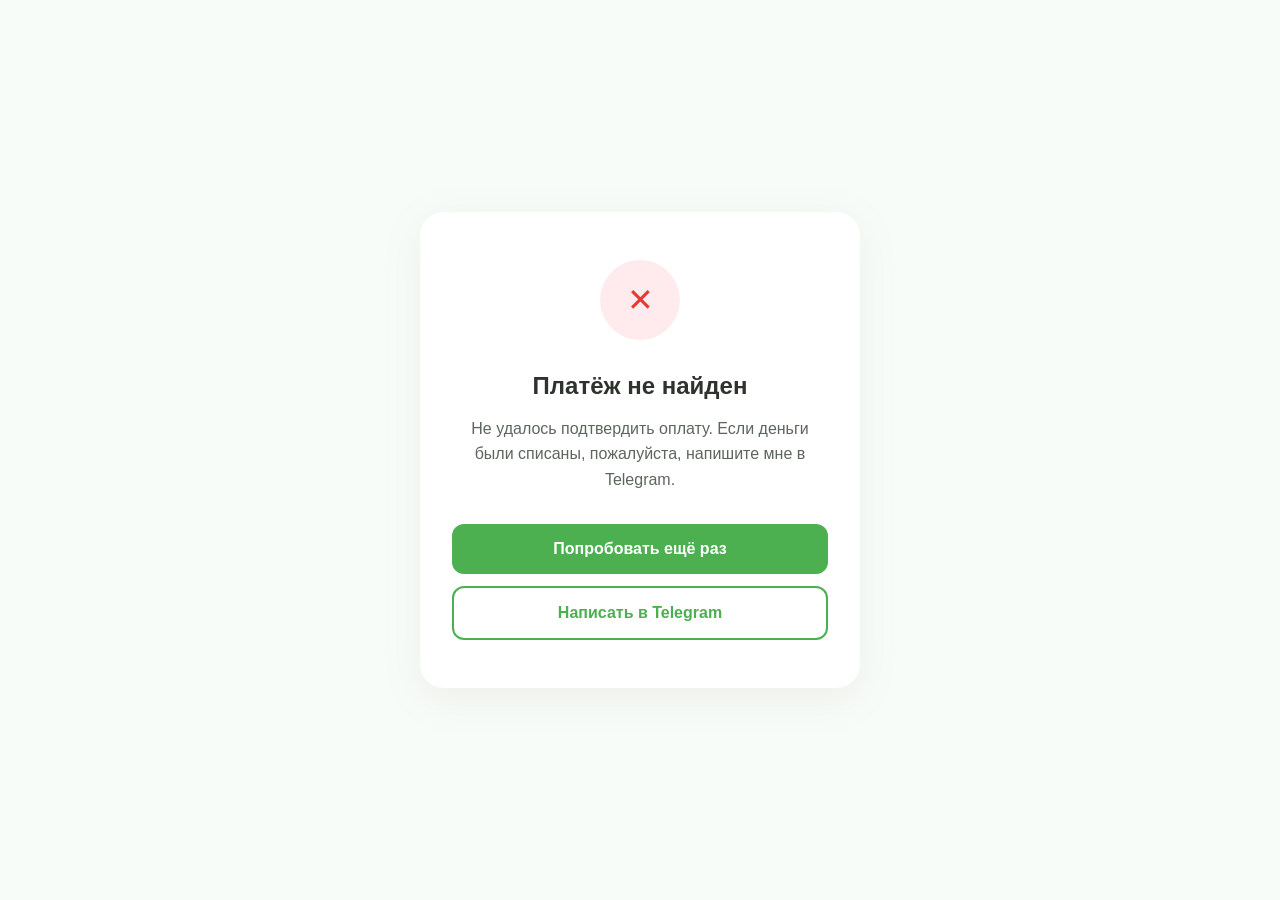
<file: payment-check.html>
<!DOCTYPE html>
<html lang="ru">
<head>
  <meta charset="UTF-8">
  <meta name="viewport" content="width=device-width, initial-scale=1.0">
  <meta http-equiv="Content-Security-Policy" content="default-src 'self'; script-src 'self' 'unsafe-inline'; style-src 'self' 'unsafe-inline' https://fonts.googleapis.com; font-src 'self' https://fonts.gstatic.com data:; img-src 'self' data: https:; connect-src 'self' https://api.yookassa.ru https://backendtest-is-hard.vercel.app; frame-src 'self' https://yookassa.ru; base-uri 'self'; form-action 'self'; frame-ancestors 'self'; object-src 'none'">
  <meta name="referrer" content="strict-origin-when-cross-origin">
  <title>Проверка оплаты — Екатерина Князькова</title>
  <link rel="preconnect" href="https://fonts.googleapis.com">
  <link href="https://fonts.googleapis.com/css2?family=Sora:wght@300;400;500;600;700&display=swap" rel="stylesheet">
  <style>
    :root {
      --primary: #4CAF50;
      --primary-hover: #43A047;
      --bg-soft: #f8fcf8;
      --text: #2e332e;
      --text-muted: #5c665c;
      --success: #4CAF50;
      --error: #e53935;
    }
    * { margin: 0; padding: 0; box-sizing: border-box; }
    body {
      font-family: 'Sora', sans-serif;
      min-height: 100vh;
      display: flex;
      align-items: center;
      justify-content: center;
      background-color: var(--bg-soft);
      color: var(--text);
      padding: 20px;
    }
    .container {
      background: white;
      border-radius: 24px;
      padding: 48px 32px;
      max-width: 440px;
      width: 100%;
      text-align: center;
      box-shadow: 0 10px 40px rgba(138, 123, 106, 0.1);
    }
    .status-icon {
      width: 80px; height: 80px;
      margin: 0 auto 32px;
      border-radius: 50%;
      display: flex; align-items: center; justify-content: center;
      font-size: 32px;
    }
    .status-icon.loading {
      border: 4px solid #f3f3f3;
      border-top: 4px solid var(--primary);
      animation: spin 1s linear infinite;
    }
    .status-icon.success { background: #e8f5e9; color: var(--success); }
    .status-icon.error { background: #ffebee; color: var(--error); }
    
    @keyframes spin { 0% { transform: rotate(0deg); } 100% { transform: rotate(360deg); } }
    
    h1 { font-size: 24px; font-weight: 600; margin-bottom: 16px; color: var(--text); }
    p { font-size: 16px; line-height: 1.6; color: var(--text-muted); margin-bottom: 32px; }
    
    .btn {
      display: block; width: 100%;
      padding: 16px; border-radius: 12px;
      text-decoration: none; font-weight: 600;
      transition: all 0.3s ease;
      font-size: 16px; border: none; cursor: pointer;
    }
    .btn-primary { background: var(--primary); color: white; }
    .btn-primary:hover { background: var(--primary-hover); transform: translateY(-2px); }
    .btn-outline { border: 2px solid var(--primary); color: var(--primary); background: transparent; }
    .btn-outline:hover { background: var(--bg-soft); }
    
    .hidden { display: none; }
    .actions { display: flex; flex-direction: column; gap: 12px; }
  </style>
</head>
<body>

<div class="container">
  <!-- Ожидание -->
  <div id="state-loading">
    <div class="status-icon loading"></div>
    <h1>Проверяем платёж</h1>
    <p>Это займёт всего несколько секунд. Пожалуйста, не закрывайте страницу.</p>
  </div>

  <!-- Успех -->
  <div id="state-success" class="hidden">
    <div class="status-icon success">✓</div>
    <h1>Оплата принята!</h1>
    <p>Запись успешно оформлена. Мы отправили подтверждение вам на почту и в мессенджеры.</p>
    <a href="index.html" class="btn btn-primary">Вернуться на сайт</a>
  </div>

  <!-- Ошибка -->
  <div id="state-error" class="hidden">
    <div class="status-icon error">✕</div>
    <h1 id="error-title">Платёж не найден</h1>
    <p id="error-desc">Не удалось подтвердить оплату. Если деньги были списаны, пожалуйста, напишите мне в Telegram.</p>
    <div class="actions">
      <a href="index.html#payment" class="btn btn-primary">Попробовать ещё раз</a>
      <a href="https://t.me/Ekaterina_K" target="_blank" class="btn btn-outline">Написать в Telegram</a>
    </div>
  </div>
</div>

<script src="js/config.js?v=1.0.1"></script>
<script>
  const params = new URLSearchParams(window.location.search);
  const paymentId = params.get('payment_id');
  const token = params.get('token');

  let attempts = 0;
  const maxAttempts = 10;

  function showState(state) {
    ['loading', 'success', 'error'].forEach(s => {
      document.getElementById('state-' + s).classList.toggle('hidden', s !== state);
    });
  }

  async function checkStatus() {
    if (!paymentId) {
      showState('error');
      return;
    }

    try {
      const response = await fetch(`${BACKEND_URL}/api/payments/${paymentId}?token=${token}`);
      const data = await response.json();

      if (data.success && data.payment) {
        const status = data.payment.status;

        if (status === 'succeeded') {
          showState('success');
          // Через 5 секунд редирект на главную с параметром успеха
          setTimeout(() => {
            window.location.href = 'index.html?payment_success=true';
          }, 5000);
          return;
        }

        if (status === 'canceled' || status === 'expired') {
          document.getElementById('error-title').textContent = 'Платёж отменён';
          document.getElementById('error-desc').textContent = 'Срок ожидания оплаты истёк или транзакция была отклонена.';
          showState('error');
          return;
        }
      }

      // Если всё еще в процессе, пробуем снова
      attempts++;
      if (attempts < maxAttempts) {
        setTimeout(checkStatus, 3000);
      } else {
        document.getElementById('error-title').textContent = 'Оплата задерживается';
        document.getElementById('error-desc').textContent = 'Платёж обрабатывается дольше обычного. Как только он пройдёт, вы получите уведомление.';
        showState('error');
      }

    } catch (err) {
      console.error('Ошибка проверки:', err);
      showState('error');
    }
  }

  // Запуск
  checkStatus();
</script>
</body>
</html>
</file>
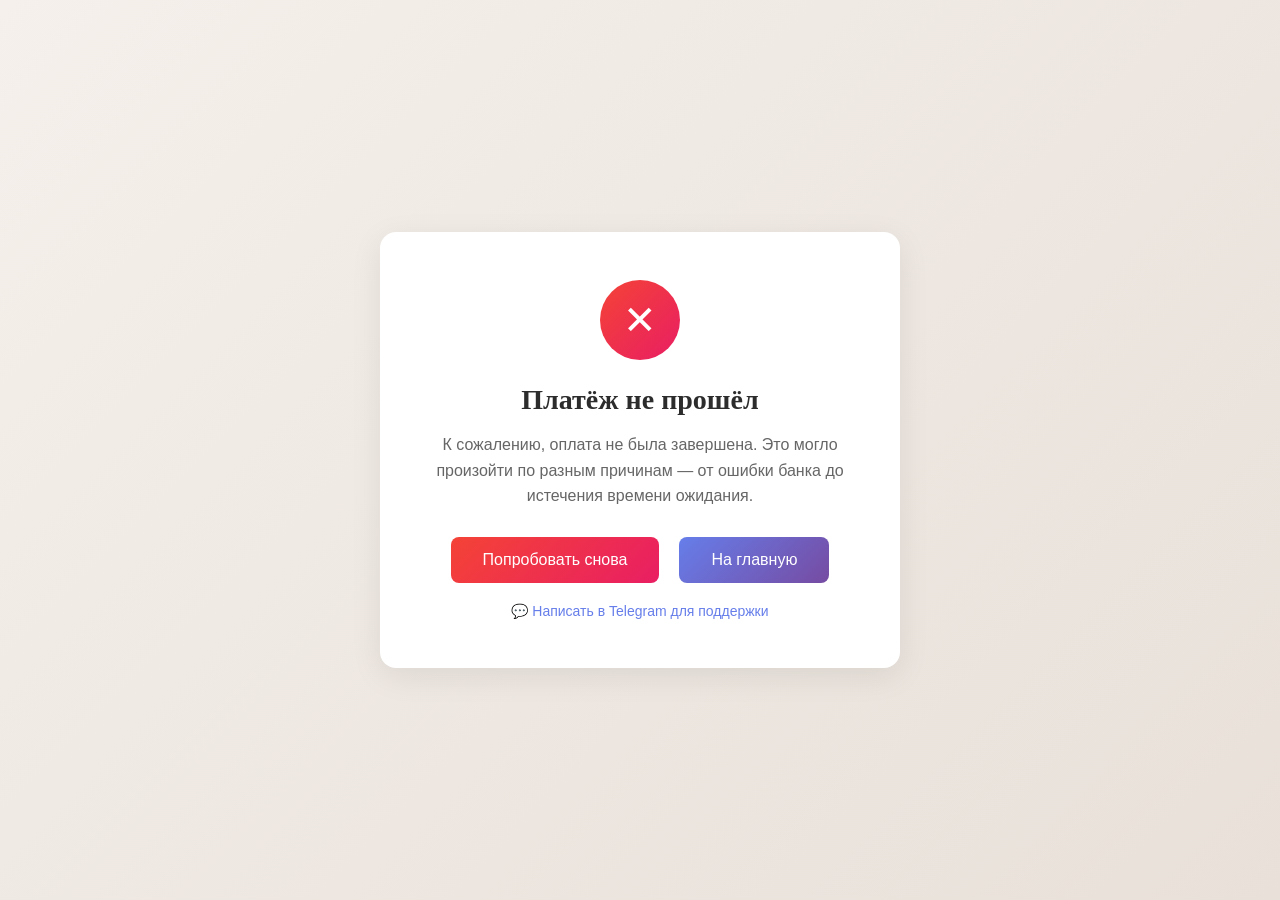
<file: payment-failed.html>
<!DOCTYPE html>
<html lang="ru">
<head>
  <meta charset="UTF-8">
  <meta name="viewport" content="width=device-width, initial-scale=1.0">
  <meta http-equiv="Content-Security-Policy" content="default-src 'self'; script-src 'self' 'unsafe-inline'; style-src 'self' 'unsafe-inline' https://fonts.googleapis.com; font-src 'self' https://fonts.gstatic.com data:; img-src 'self' data: https:; connect-src 'self' https://api.yookassa.ru https://backendtest-is-hard.vercel.app; frame-src 'self' https://yookassa.ru; base-uri 'self'; form-action 'self'; frame-ancestors 'self'; object-src 'none'">
  <meta name="referrer" content="strict-origin-when-cross-origin">
  <meta http-equiv="X-Content-Type-Options" content="nosniff">
  <meta http-equiv="X-Frame-Options" content="SAMEORIGIN">
  <title>Ошибка оплаты</title>
  <meta name="robots" content="noindex, nofollow">
  <link rel="preconnect" href="https://fonts.googleapis.com">
  <link href="https://fonts.googleapis.com/css2?family=Sora:wght@300;400;500;600;700&display=swap" rel="stylesheet">
  <style>
    * { margin: 0; padding: 0; box-sizing: border-box; }
    body {
      font-family: 'Sora', sans-serif;
      min-height: 100vh;
      display: flex;
      align-items: center;
      justify-content: center;
      padding: 40px 20px;
      background: linear-gradient(135deg, #f5f0eb 0%, #e8e0d9 100%);
    }
    .card {
      background: white;
      border-radius: 16px;
      padding: 48px 40px;
      max-width: 520px;
      width: 100%;
      text-align: center;
      box-shadow: 0 8px 32px rgba(0,0,0,0.08);
    }
    .icon {
      width: 80px; height: 80px;
      margin: 0 auto 24px;
      border-radius: 50%;
      display: flex; align-items: center; justify-content: center;
      font-size: 40px; color: white;
      background: linear-gradient(135deg, #f44336, #e91e63);
    }    h1 { font-family: 'Sora', serif; font-size: 28px; font-weight: 700; color: #2c2c2c; margin-bottom: 16px; }
    p { font-size: 16px; line-height: 1.6; color: #666; margin-bottom: 24px; }
    .payment-details {
      background: #f9f6f3;
      border-radius: 8px;
      padding: 16px;
      margin-bottom: 24px;
      text-align: left;
    }
    .payment-details .row {
      display: flex;
      justify-content: space-between;
      padding: 6px 0;
      font-size: 14px;
    }
    .payment-details .row span:first-child { color: #888; }
    .payment-details .row strong { color: #333; }
    .btn {
      display: inline-block; color: white; padding: 14px 32px; border-radius: 8px;
      text-decoration: none; font-weight: 500; transition: transform 0.2s, box-shadow 0.2s;
      border: none; cursor: pointer; font-size: 16px; margin: 4px;
    }
    .btn.primary { background: linear-gradient(135deg,#667eea,#764ba2); }
    .btn.primary:hover { transform: translateY(-2px); box-shadow: 0 6px 20px rgba(102,126,234,0.4); }
    .btn.error { background: linear-gradient(135deg,#f44336,#e91e63); }
    .btn.error:hover { transform: translateY(-2px); box-shadow: 0 6px 20px rgba(244,67,54,0.4); }
    .support-link {
      display: inline-flex;
      align-items: center;
      gap: 6px;
      color: #667eea;
      text-decoration: none;
      font-size: 14px;
      margin-top: 16px;
    }
    .support-link:hover { text-decoration: underline; }
  </style>
</head>
<body>

<div class="card">
  <div class="icon">✕</div>
  <h1>Платёж не прошёл</h1>
  <p>К сожалению, оплата не была завершена. Это могло произойти по разным причинам — от ошибки банка до истечения времени ожидания.</p>

  <div class="payment-details" id="details" style="display:none;">
    <div class="row"><span>Статус:</span><strong id="detail-status">—</strong></div>
    <div class="row"><span>Сумма:</span><strong id="detail-amount">—</strong></div>
    <div class="row"><span>ID платежа:</span><strong id="detail-id">—</strong></div>
  </div>

  <div style="display:flex;gap:12px;justify-content:center;flex-wrap:wrap;">
    <button type="button" class="btn error" id="retry-btn">Попробовать снова</button>
    <a href="index.html" class="btn primary">На главную</a>
  </div>

  <a href="https://t.me/Ekaterina_K" target="_blank" class="support-link">
    💬 Написать в Telegram для поддержки
  </a>
</div>

<script src="js/config.js?v=1.0.1"></script>
<script>
  const urlParams = new URLSearchParams(window.location.search);
  const paymentId = urlParams.get('payment_id');
  const paymentToken = urlParams.get('token');
  const reason = urlParams.get('reason');
  const retryBtn = document.getElementById('retry-btn');
  let paymentDetails = null;
  let bookingDraft = null;

  const reasonMap = {
    cancelled: {
      title: 'Оплата отменена',
      text: 'Вы не завершили оплату. Попробуйте выбрать время и оплатить запись ещё раз.'
    },
    canceled: {
      title: 'Оплата отменена',
      text: 'Платёж был отменён. Вы можете попробовать снова.'
    },
    expired: {
      title: 'Время оплаты истекло',
      text: 'Сессия оплаты истекла до завершения платежа. Попробуйте начать запись заново.'
    },
    pending: {
      title: 'Оплата не подтверждена',
      text: 'Мы не получили подтверждение оплаты вовремя. Если деньги списались, свяжитесь с нами.'
    },
    check_failed: {
      title: 'Не удалось проверить оплату',
      text: 'Сервер не смог подтвердить статус платежа. Попробуйте открыть страницу позже или свяжитесь с нами.'
    },
    connection_error: {
      title: 'Ошибка соединения',
      text: 'Не удалось связаться с сервером для проверки оплаты. Попробуйте позже.'
    },
    booking_lost: {
      title: 'Данные записи не найдены',
      text: 'Оплата могла пройти, но данные выбранного слота не сохранились в браузере. Списались ли деньги — уточните у специалиста.'
    },
    booking_confirm_failed: {
      title: 'Оплата прошла, но запись не подтверждена',
      text: 'Мы не смогли завершить запись после оплаты. Если деньги списались, напишите нам в Telegram.'
    },
    slot_taken_after_payment: {
      title: 'Слот уже занят',
      text: 'Пока проходила оплата, кто-то успел занять это время. Нужно выбрать другой слот или связаться с нами по вопросу возврата.'
    },
    duplicate_group_booking: {
      title: 'Место уже забронировано',
      text: 'На этот групповой тренинг уже есть запись с этими контактами. Если нужно изменить запись, напишите нам в Telegram.'
    }
  };

  if (reason && reasonMap[reason]) {
    document.querySelector('h1').textContent = reasonMap[reason].title;
    document.querySelector('.card > p').textContent = reasonMap[reason].text;
  }

  function getDraft(paymentId) {
    try {
      const drafts = JSON.parse(sessionStorage.getItem('payment_booking_drafts') || '{}');
      return drafts[paymentId] || null;
    } catch (error) {
      return null;
    }
  }

  function saveDraft(paymentId, draft) {
    try {
      const drafts = JSON.parse(sessionStorage.getItem('payment_booking_drafts') || '{}');
      drafts[paymentId] = draft;
      sessionStorage.setItem('payment_booking_drafts', JSON.stringify(drafts));
    } catch (error) {
      // noop
    }
  }

  function clearDraft(paymentId) {
    try {
      const drafts = JSON.parse(sessionStorage.getItem('payment_booking_drafts') || '{}');
      if (!drafts[paymentId]) return;
      delete drafts[paymentId];
      sessionStorage.setItem('payment_booking_drafts', JSON.stringify(drafts));
    } catch (error) {
      // noop
    }
  }

  async function discardPaymentIfPossible() {
    if (!paymentId || !paymentToken) return;

    try {
      await fetch(`${BACKEND_URL}/api/payments/${encodeURIComponent(paymentId)}/discard`, {
        method: 'POST',
        headers: { 'Content-Type': 'application/json' },
        body: JSON.stringify({ token: paymentToken })
      });
    } catch (error) {
      // noop
    }
  }

  bookingDraft = paymentId ? getDraft(paymentId) : null;

  async function retryPayment() {
    const amount = bookingDraft?.amount || paymentDetails?.amount || null;
    const description = bookingDraft?.description || bookingDraft?.serviceName || paymentDetails?.description || 'Консультация психолога';

    if (!amount) {
      window.location.href = 'index.html#payment';
      return;
    }

    retryBtn.disabled = true;
    retryBtn.textContent = 'Перенаправляем...';

    try {
      const response = await fetch(`${BACKEND_URL}/api/payments/create-payment`, {
        method: 'POST',
        headers: { 'Content-Type': 'application/json' },
        body: JSON.stringify({
          amount,
          description,
          customerEmail: bookingDraft?.customerEmail || '',
          customerName: bookingDraft?.customerName || '',
          customerPhone: bookingDraft?.customerPhone || '',
          serviceId: bookingDraft?.serviceId || '',
          serviceName: bookingDraft?.serviceName || description,
          sessionDate: bookingDraft?.sessionDate || '',
          sessionTime: bookingDraft?.sessionTime || '',
          sessionDatetime: bookingDraft?.sessionDatetime || '',
          comment: bookingDraft?.comment || '',
          orderId: `retry_${Date.now()}`
        })
      });

      const data = await response.json().catch(() => null);
      if (!response.ok || !data?.success || !data?.confirmationUrl) {
        throw new Error(data?.error || `HTTP ${response.status}`);
      }

      if (bookingDraft) {
        saveDraft(data.paymentId, {
          ...bookingDraft,
          token: data.statusToken || '',
          amount,
          description
        });
        if (paymentId) clearDraft(paymentId);
      }

      window.location.href = data.confirmationUrl;
    } catch (error) {
      retryBtn.disabled = false;
      retryBtn.textContent = 'Попробовать снова';
      alert('Не удалось заново открыть оплату в ЮKassa. Попробуйте ещё раз или начните запись заново.');
    }
  }

  if (retryBtn) {
    retryBtn.addEventListener('click', retryPayment);
  }

  if (paymentId) {
    const params = new URLSearchParams();
    if (paymentToken) params.set('token', paymentToken);

    fetch(`${BACKEND_URL}/api/payments/${encodeURIComponent(paymentId)}?${params.toString()}`)
      .then(res => res.json())
      .then(data => {
        if (data.success && data.payment) {
          const p = data.payment;
          paymentDetails = p;
          document.getElementById('detail-status').textContent = p.status || '—';
          document.getElementById('detail-amount').textContent = p.amount ? `${p.amount} ₽` : '—';
          document.getElementById('detail-id').textContent = p.id || '—';
          document.getElementById('details').style.display = 'block';

          if (p.status === 'canceled' || p.status === 'expired') {
            discardPaymentIfPossible();
          }
        }
      })
      .catch(() => {
        // Не показываем детали если ошибка
      });
  }

  if (reason === 'cancelled' || reason === 'canceled' || reason === 'expired') {
    discardPaymentIfPossible();
  }
</script>
</body>
</html>
</file>
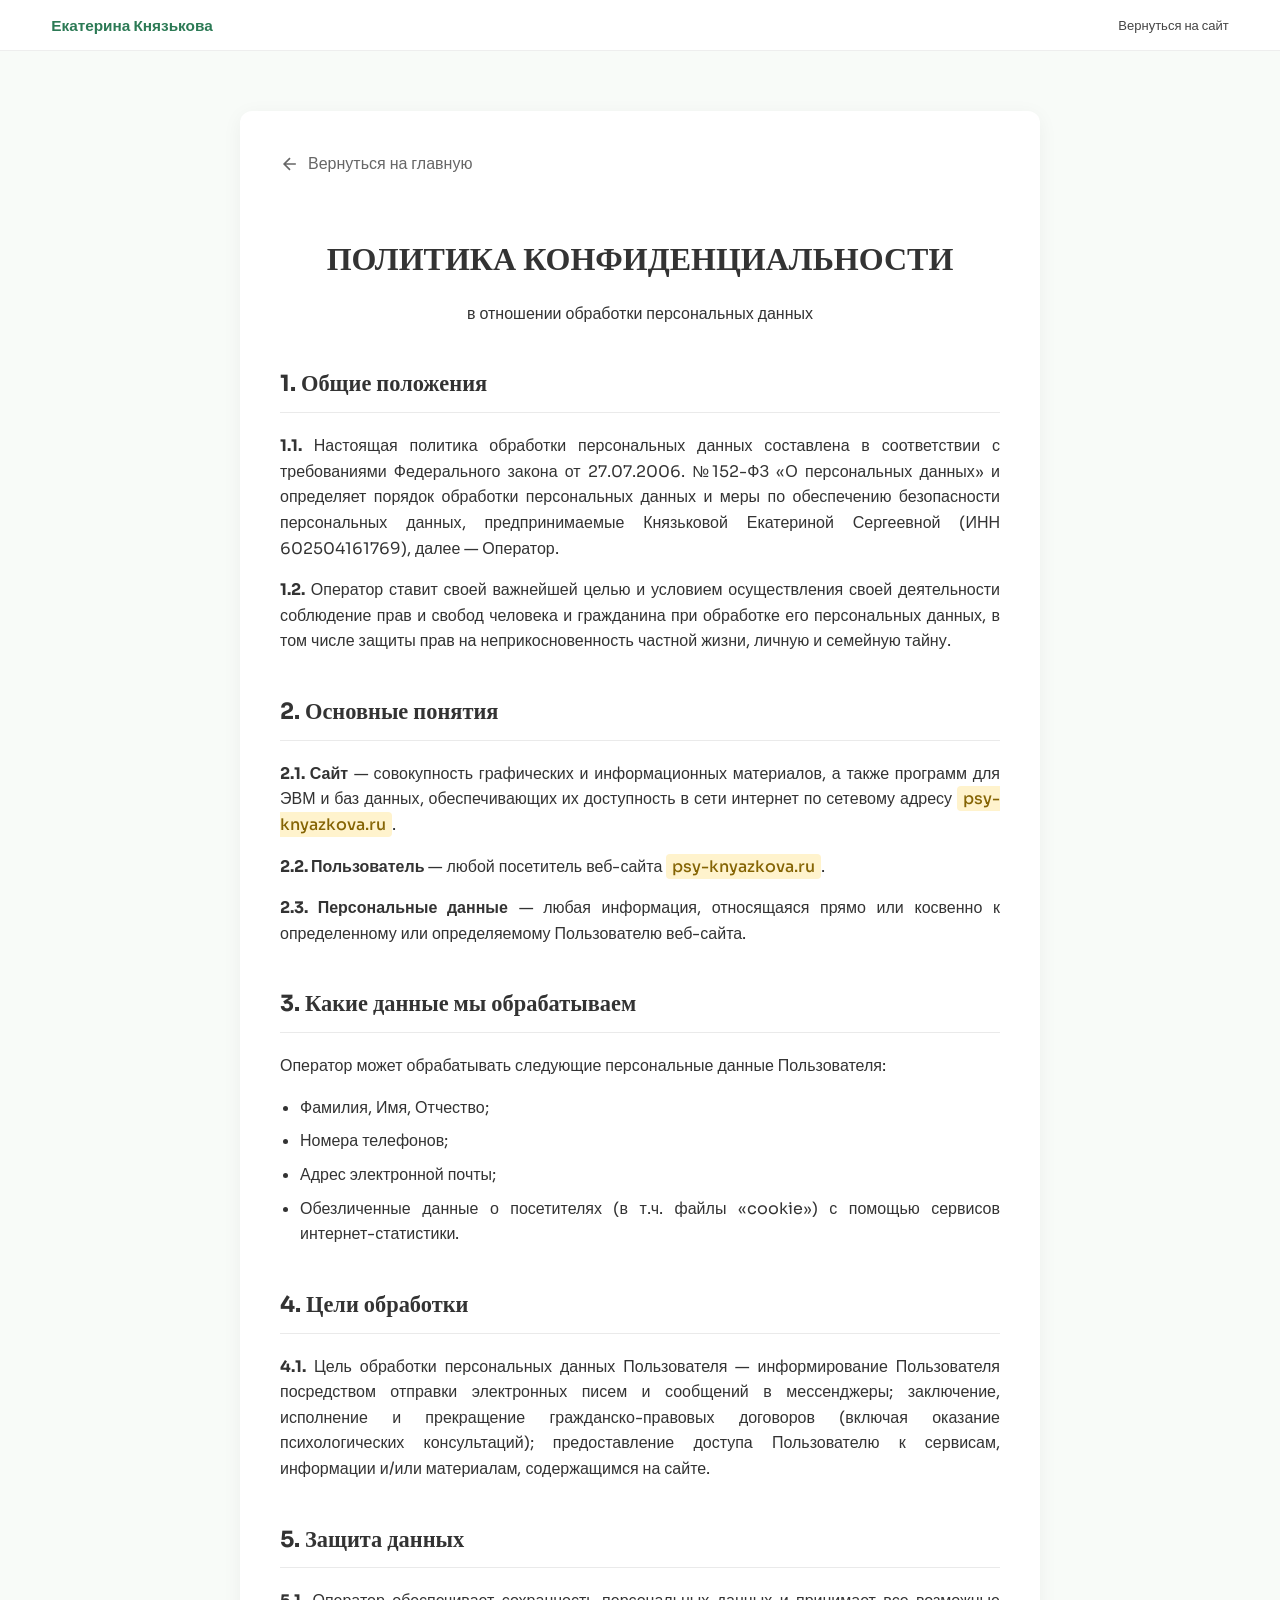
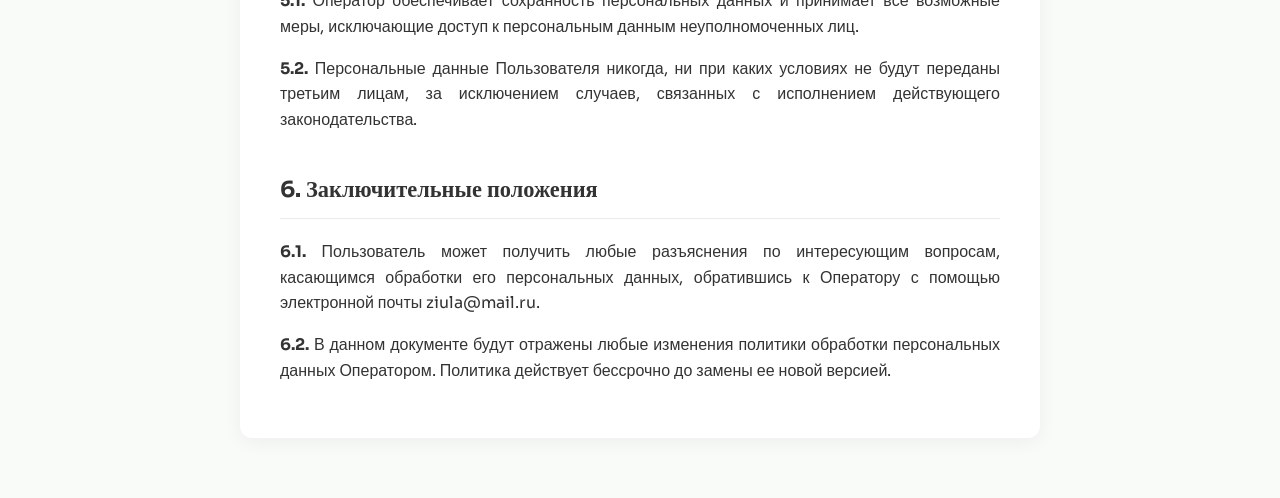
<file: privacy.html>
<!DOCTYPE html>
<html lang="ru">
<head>
  <meta charset="UTF-8">
  <meta name="viewport" content="width=device-width, initial-scale=1.0">
  <title>Политика конфиденциальности — Екатерина Князькова</title>
  <meta name="description" content="Политика конфиденциальности и обработки персональных данных при оказании психологических услуг.">
  <link rel="stylesheet" href="css/styles.css">
  <link rel="preconnect" href="https://fonts.googleapis.com">
  <link href="https://fonts.googleapis.com/css2?family=Sora:wght@300;400;500;600;700&display=swap" rel="stylesheet">
  <style>
    .legal-doc-section { padding: 60px 0; font-family: 'Sora', sans-serif; color: #333; line-height: 1.6; }
    .legal-doc-content { max-width: 800px; margin: 0 auto; background: #fff; padding: 40px; border-radius: 12px; box-shadow: 0 4px 20px rgba(0,0,0,0.05); }
    .legal-doc-content h1 { font-family: 'Sora', serif; font-size: 2rem; text-align: center; margin-bottom: 10px; }
    .legal-doc-content h2 { font-family: 'Sora', serif; font-size: 1.4rem; margin-top: 40px; margin-bottom: 20px; border-bottom: 1px solid #eaeaea; padding-bottom: 10px; }
    .legal-doc-content p { margin-bottom: 15px; text-align: justify; }
    .legal-doc-content ul { margin-bottom: 15px; padding-left: 20px; }
    .legal-doc-content li { margin-bottom: 8px; text-align: justify; }
    .back-link { display: inline-flex; align-items: center; gap: 8px; margin-bottom: 30px; color: #666; text-decoration: none; font-weight: 500; transition: color 0.2s; }
    .back-link:hover { color: #333; }
    .highlight-domain { background-color: #fff3cd; padding: 2px 6px; border-radius: 4px; font-weight: 500; color: #856404; }
    @media (max-width: 768px) { .legal-doc-content { padding: 20px; } }
  </style>
</head>
<body>

<header class="header">
  <div class="container header-inner">
    <div class="logo">
      <span>Екатерина Князькова</span>
    </div>
    <nav id="main-nav">
      <a href="index.html">Вернуться на сайт</a>
    </nav>
  </div>
</header>

<section class="legal-doc-section">
  <div class="container">
    <div class="legal-doc-content">
      <a href="index.html" class="back-link">
        <svg width="20" height="20" viewBox="0 0 24 24" fill="none" stroke="currentColor" stroke-width="2"><path d="M19 12H5M12 19l-7-7 7-7"/></svg>
        Вернуться на главную
      </a>

      <h1>ПОЛИТИКА КОНФИДЕНЦИАЛЬНОСТИ</h1>
      <p style="text-align: center; font-weight: 500; margin-bottom: 40px;">в отношении обработки персональных данных</p>

      <h2>1. Общие положения</h2>
      <p><strong>1.1.</strong> Настоящая политика обработки персональных данных составлена в соответствии с требованиями Федерального закона от 27.07.2006. №152-ФЗ «О персональных данных» и определяет порядок обработки персональных данных и меры по обеспечению безопасности персональных данных, предпринимаемые Князьковой Екатериной Сергеевной (ИНН 602504161769), далее — Оператор.</p>
      <p><strong>1.2.</strong> Оператор ставит своей важнейшей целью и условием осуществления своей деятельности соблюдение прав и свобод человека и гражданина при обработке его персональных данных, в том числе защиты прав на неприкосновенность частной жизни, личную и семейную тайну.</p>

      <h2>2. Основные понятия</h2>
      <p><strong>2.1. Сайт</strong> — совокупность графических и информационных материалов, а также программ для ЭВМ и баз данных, обеспечивающих их доступность в сети интернет по сетевому адресу <span class="highlight-domain">psy-knyazkova.ru</span>.</p>
      <p><strong>2.2. Пользователь</strong> — любой посетитель веб-сайта <span class="highlight-domain">psy-knyazkova.ru</span>.</p>
      <p><strong>2.3. Персональные данные</strong> — любая информация, относящаяся прямо или косвенно к определенному или определяемому Пользователю веб-сайта.</p>

      <h2>3. Какие данные мы обрабатываем</h2>
      <p>Оператор может обрабатывать следующие персональные данные Пользователя:</p>
      <ul>
        <li>Фамилия, Имя, Отчество;</li>
        <li>Номера телефонов;</li>
        <li>Адрес электронной почты;</li>
        <li>Обезличенные данные о посетителях (в т.ч. файлы «cookie») с помощью сервисов интернет-статистики.</li>
      </ul>

      <h2>4. Цели обработки</h2>
      <p><strong>4.1.</strong> Цель обработки персональных данных Пользователя — информирование Пользователя посредством отправки электронных писем и сообщений в мессенджеры; заключение, исполнение и прекращение гражданско-правовых договоров (включая оказание психологических консультаций); предоставление доступа Пользователю к сервисам, информации и/или материалам, содержащимся на сайте.</p>

      <h2>5. Защита данных</h2>
      <p><strong>5.1.</strong> Оператор обеспечивает сохранность персональных данных и принимает все возможные меры, исключающие доступ к персональным данным неуполномоченных лиц.</p>
      <p><strong>5.2.</strong> Персональные данные Пользователя никогда, ни при каких условиях не будут переданы третьим лицам, за исключением случаев, связанных с исполнением действующего законодательства.</p>

      <h2>6. Заключительные положения</h2>
      <p><strong>6.1.</strong> Пользователь может получить любые разъяснения по интересующим вопросам, касающимся обработки его персональных данных, обратившись к Оператору с помощью электронной почты ziula@mail.ru.</p>
      <p><strong>6.2.</strong> В данном документе будут отражены любые изменения политики обработки персональных данных Оператором. Политика действует бессрочно до замены ее новой версией.</p>
    </div>
  </div>
</section>
</body>
</html>
</file>
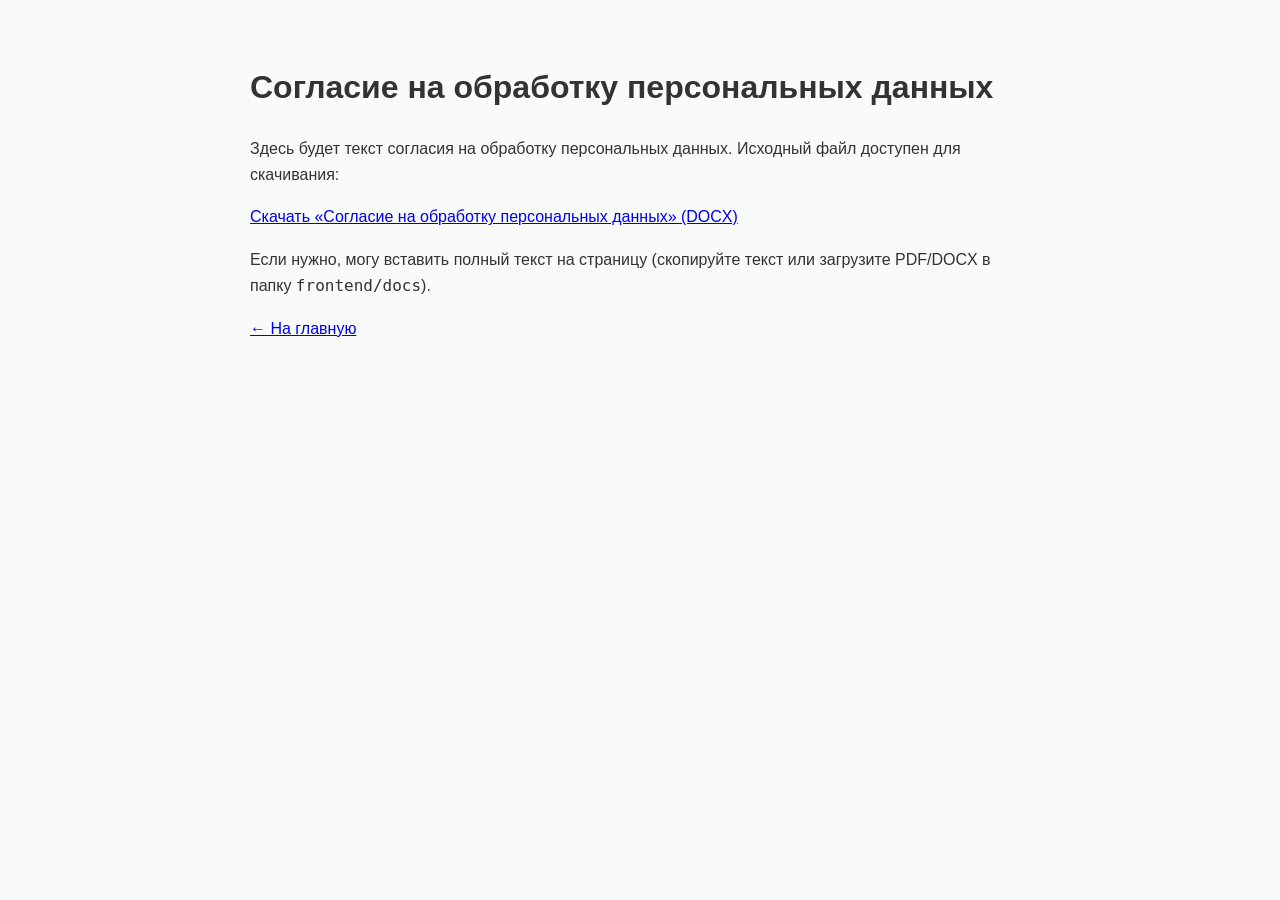
<file: docs/consent.html>
<!doctype html>
<html lang="ru">
<head>
  <meta charset="utf-8">
  <meta name="viewport" content="width=device-width,initial-scale=1">
  <title>Согласие на обработку персональных данных</title>
  <link rel="stylesheet" href="../css/styles.css">
</head>
<body>
  <main class="container narrow" style="padding:40px 0">
    <h1>Согласие на обработку персональных данных</h1>
    <p>Здесь будет текст согласия на обработку персональных данных. Исходный файл доступен для скачивания:</p>
    <p><a href="/frontend/docs/Согласие_на_обработку_персональных_данных (1).docx" download>Скачать «Согласие на обработку персональных данных» (DOCX)</a></p>
    <p>Если нужно, могу вставить полный текст на страницу (скопируйте текст или загрузите PDF/DOCX в папку <code>frontend/docs</code>).</p>
    <p><a href="../index.html">← На главную</a></p>
  </main>
</body>
</html>
</file>
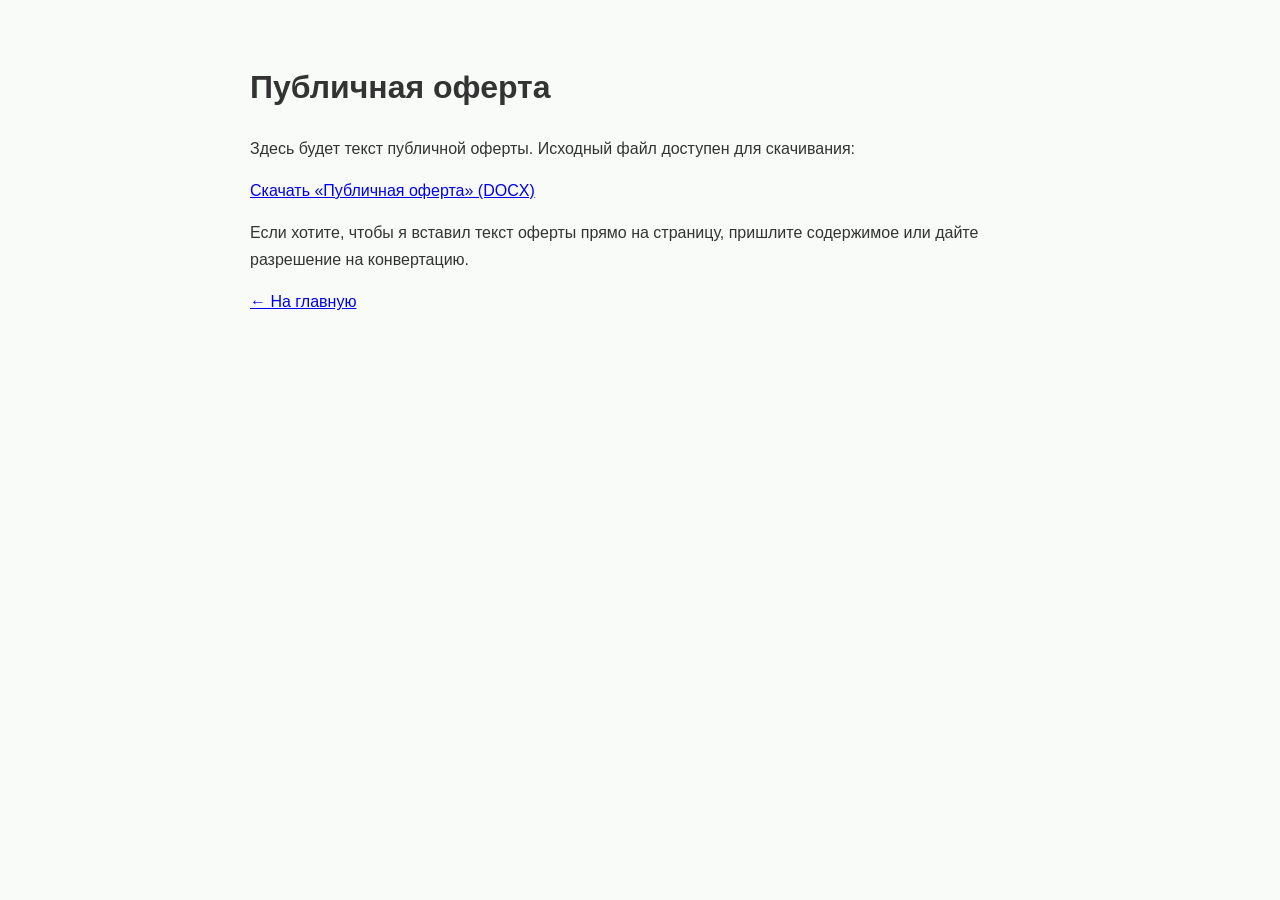
<file: docs/offer.html>
<!doctype html>
<html lang="ru">
<head>
  <meta charset="utf-8">
  <meta name="viewport" content="width=device-width,initial-scale=1">
  <title>Публичная оферта — Документ</title>
  <link rel="stylesheet" href="../css/styles.css">
</head>
<body>
  <main class="container narrow" style="padding:40px 0">
    <h1>Публичная оферта</h1>
    <p>Здесь будет текст публичной оферты. Исходный файл доступен для скачивания:</p>
    <p><a href="/frontend/docs/Публичная оферта (1).docx" download>Скачать «Публичная оферта» (DOCX)</a></p>
    <p>Если хотите, чтобы я вставил текст оферты прямо на страницу, пришлите содержимое или дайте разрешение на конвертацию.</p>
    <p><a href="../index.html">← На главную</a></p>
  </main>
</body>
</html>
</file>
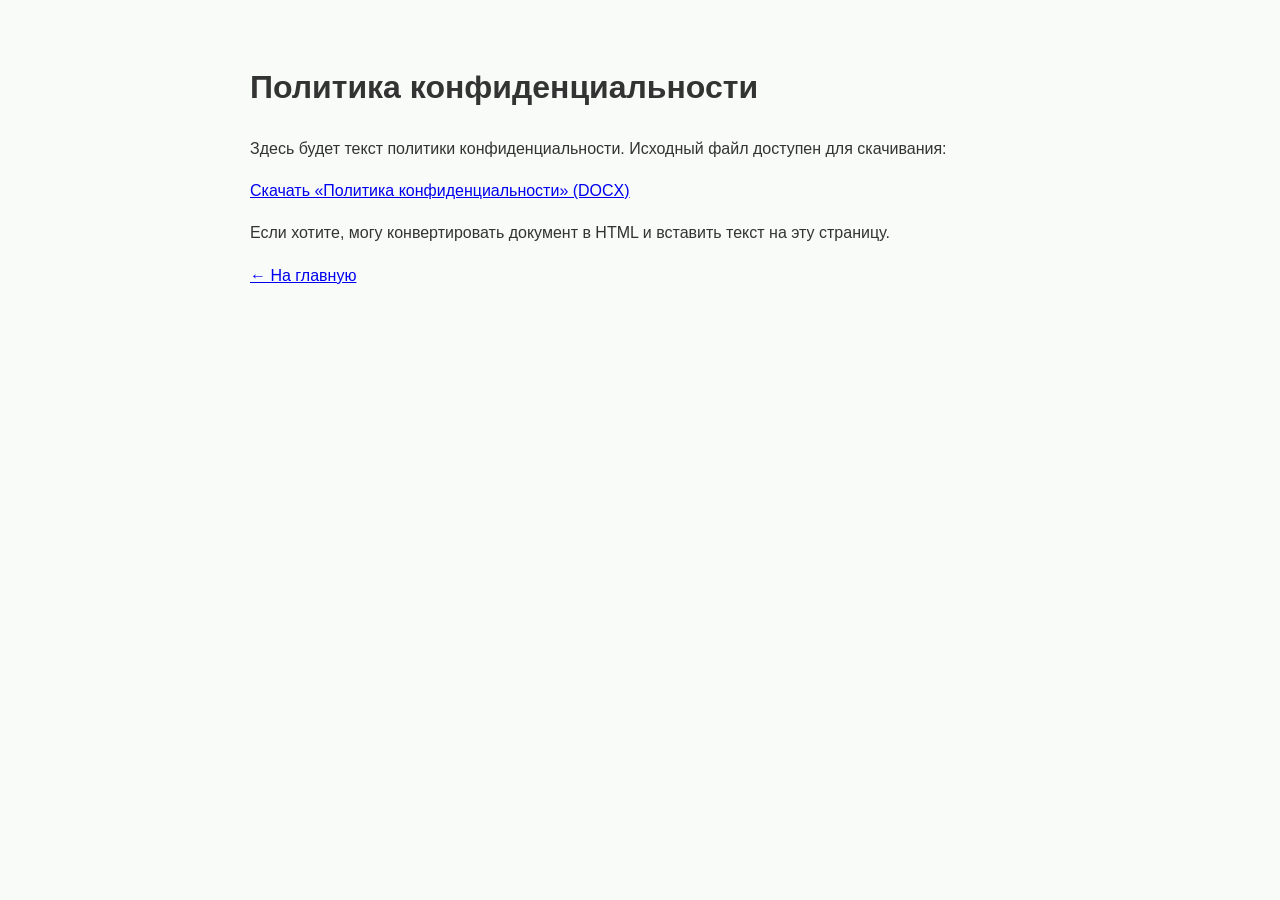
<file: docs/privacy.html>
<!doctype html>
<html lang="ru">
<head>
  <meta charset="utf-8">
  <meta name="viewport" content="width=device-width,initial-scale=1">
  <title>Политика конфиденциальности</title>
  <link rel="stylesheet" href="../css/styles.css">
</head>
<body>
  <main class="container narrow" style="padding:40px 0">
    <h1>Политика конфиденциальности</h1>
    <p>Здесь будет текст политики конфиденциальности. Исходный файл доступен для скачивания:</p>
    <p><a href="/frontend/docs/Политика конфиденциальности (1).docx" download>Скачать «Политика конфиденциальности» (DOCX)</a></p>
    <p>Если хотите, могу конвертировать документ в HTML и вставить текст на эту страницу.</p>
    <p><a href="../index.html">← На главную</a></p>
  </main>
</body>
</html>
</file>
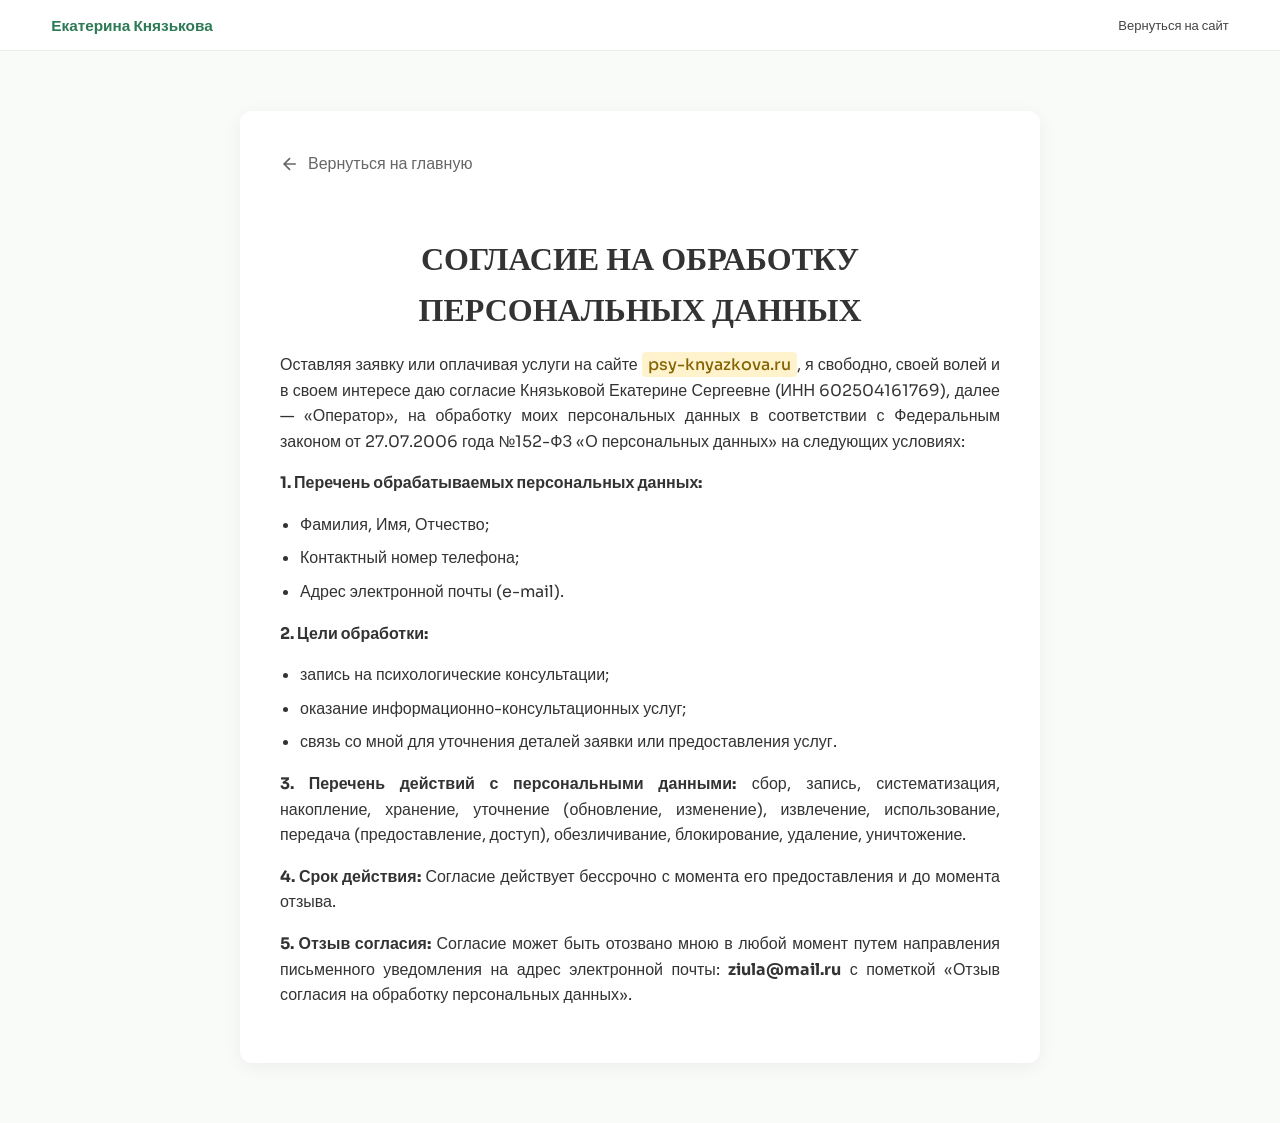
<file: frontend/consent.html>
<!DOCTYPE html>
<html lang="ru">
<head>
  <meta charset="UTF-8">
  <meta name="viewport" content="width=device-width, initial-scale=1.0">
  <title>Согласие на обработку персональных данных — Екатерина Князькова</title>
  <meta name="description" content="Пользовательское согласие на обработку персональных данных для записи на консультацию психолога.">
  <link rel="stylesheet" href="css/styles.css">
  <link rel="preconnect" href="https://fonts.googleapis.com">
  <link href="https://fonts.googleapis.com/css2?family=Sora:wght@300;400;500;600;700&display=swap" rel="stylesheet">
  <style>
    .legal-doc-section { padding: 60px 0; font-family: 'Sora', sans-serif; color: #333; line-height: 1.6; }
    .legal-doc-content { max-width: 800px; margin: 0 auto; background: #fff; padding: 40px; border-radius: 12px; box-shadow: 0 4px 20px rgba(0,0,0,0.05); }
    .legal-doc-content h1 { font-family: 'Sora', serif; font-size: 2rem; text-align: center; margin-bottom: 10px; }
    .legal-doc-content p { margin-bottom: 15px; text-align: justify; }
    .legal-doc-content ul { margin-bottom: 15px; padding-left: 20px; }
    .legal-doc-content li { margin-bottom: 8px; text-align: justify; }
    .back-link { display: inline-flex; align-items: center; gap: 8px; margin-bottom: 30px; color: #666; text-decoration: none; font-weight: 500; transition: color 0.2s; }
    .back-link:hover { color: #333; }
    .highlight-domain { background-color: #fff3cd; padding: 2px 6px; border-radius: 4px; font-weight: 500; color: #856404; }
    @media (max-width: 768px) { .legal-doc-content { padding: 20px; } }
  </style>
</head>
<body>

<header class="header">
  <div class="container header-inner">
    <div class="logo">
      <span>Екатерина Князькова</span>
    </div>
    <nav id="main-nav">
      <a href="index.html">Вернуться на сайт</a>
    </nav>
  </div>
</header>

<section class="legal-doc-section">
  <div class="container">
    <div class="legal-doc-content">
      <a href="index.html" class="back-link">
        <svg width="20" height="20" viewBox="0 0 24 24" fill="none" stroke="currentColor" stroke-width="2"><path d="M19 12H5M12 19l-7-7 7-7"/></svg>
        Вернуться на главную
      </a>

      <h1>СОГЛАСИЕ НА ОБРАБОТКУ ПЕРСОНАЛЬНЫХ ДАННЫХ</h1>

      <p>Оставляя заявку или оплачивая услуги на сайте <span class="highlight-domain">psy-knyazkova.ru</span>, я свободно, своей волей и в своем интересе даю согласие Князьковой Екатерине Сергеевне (ИНН 602504161769), далее — «Оператор», на обработку моих персональных данных в соответствии с Федеральным законом от 27.07.2006 года №152-ФЗ «О персональных данных» на следующих условиях:</p>

      <p><strong>1. Перечень обрабатываемых персональных данных:</strong></p>
      <ul>
        <li>Фамилия, Имя, Отчество;</li>
        <li>Контактный номер телефона;</li>
        <li>Адрес электронной почты (e-mail).</li>
      </ul>

      <p><strong>2. Цели обработки:</strong></p>
      <ul>
        <li>запись на психологические консультации;</li>
        <li>оказание информационно-консультационных услуг;</li>
        <li>связь со мной для уточнения деталей заявки или предоставления услуг.</li>
      </ul>

      <p><strong>3. Перечень действий с персональными данными:</strong> сбор, запись, систематизация, накопление, хранение, уточнение (обновление, изменение), извлечение, использование, передача (предоставление, доступ), обезличивание, блокирование, удаление, уничтожение.</p>

      <p><strong>4. Срок действия:</strong> Согласие действует бессрочно с момента его предоставления и до момента отзыва.</p>

      <p><strong>5. Отзыв согласия:</strong> Согласие может быть отозвано мною в любой момент путем направления письменного уведомления на адрес электронной почты: <strong>ziula@mail.ru</strong> с пометкой «Отзыв согласия на обработку персональных данных».</p>
    </div>
  </div>
</section>
</body>
</html>
</file>
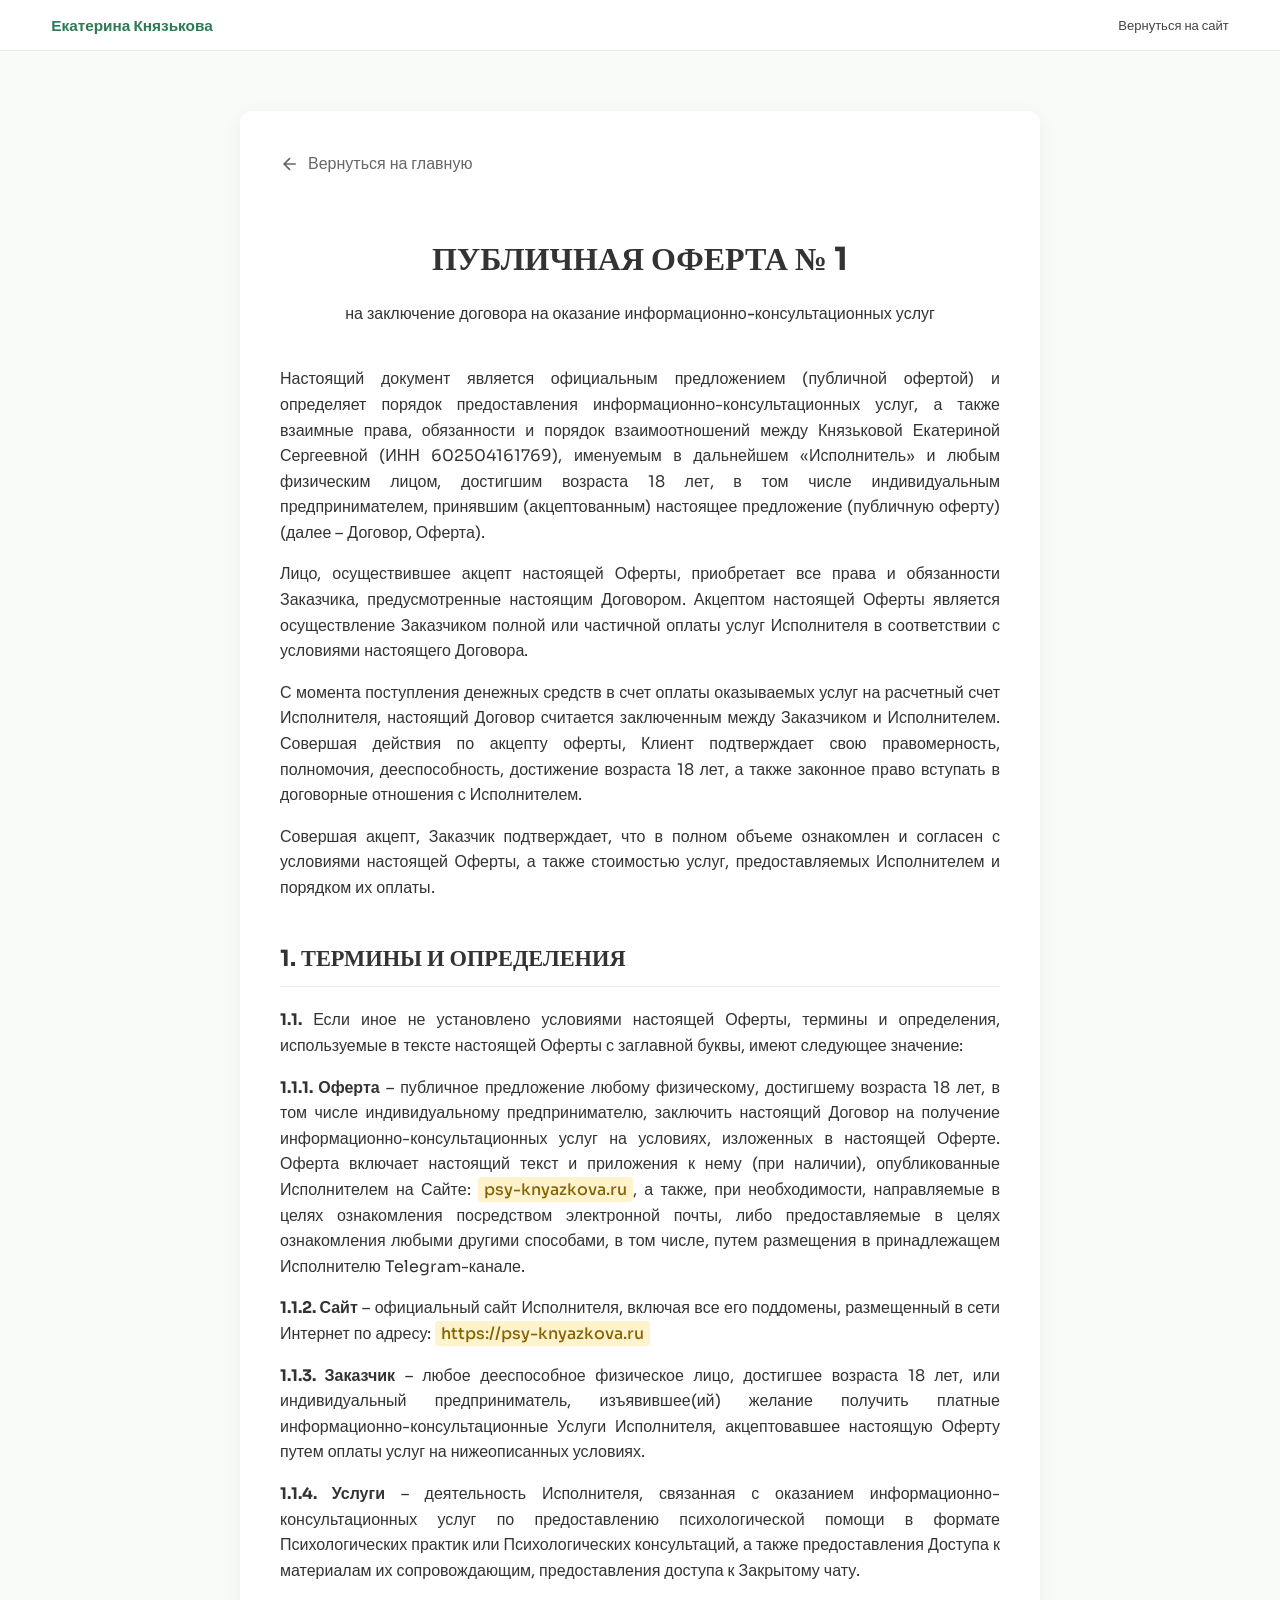
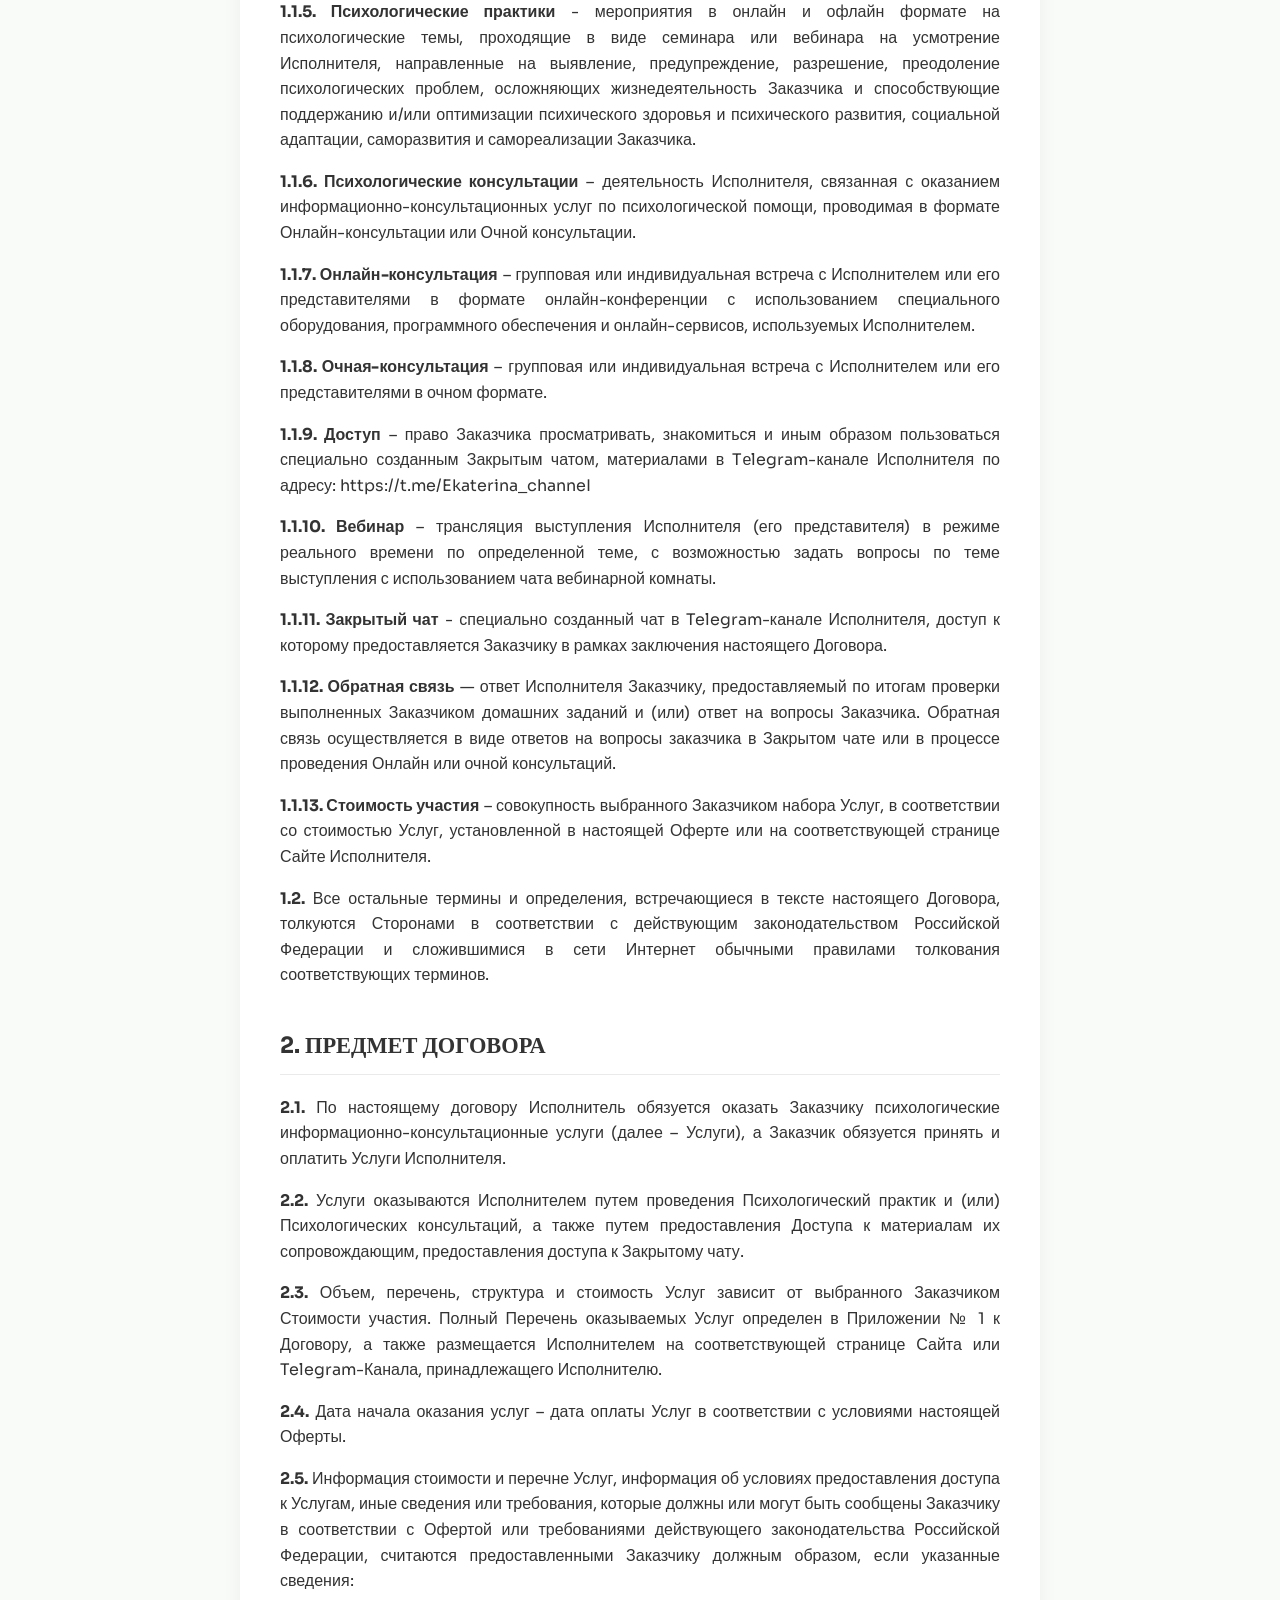
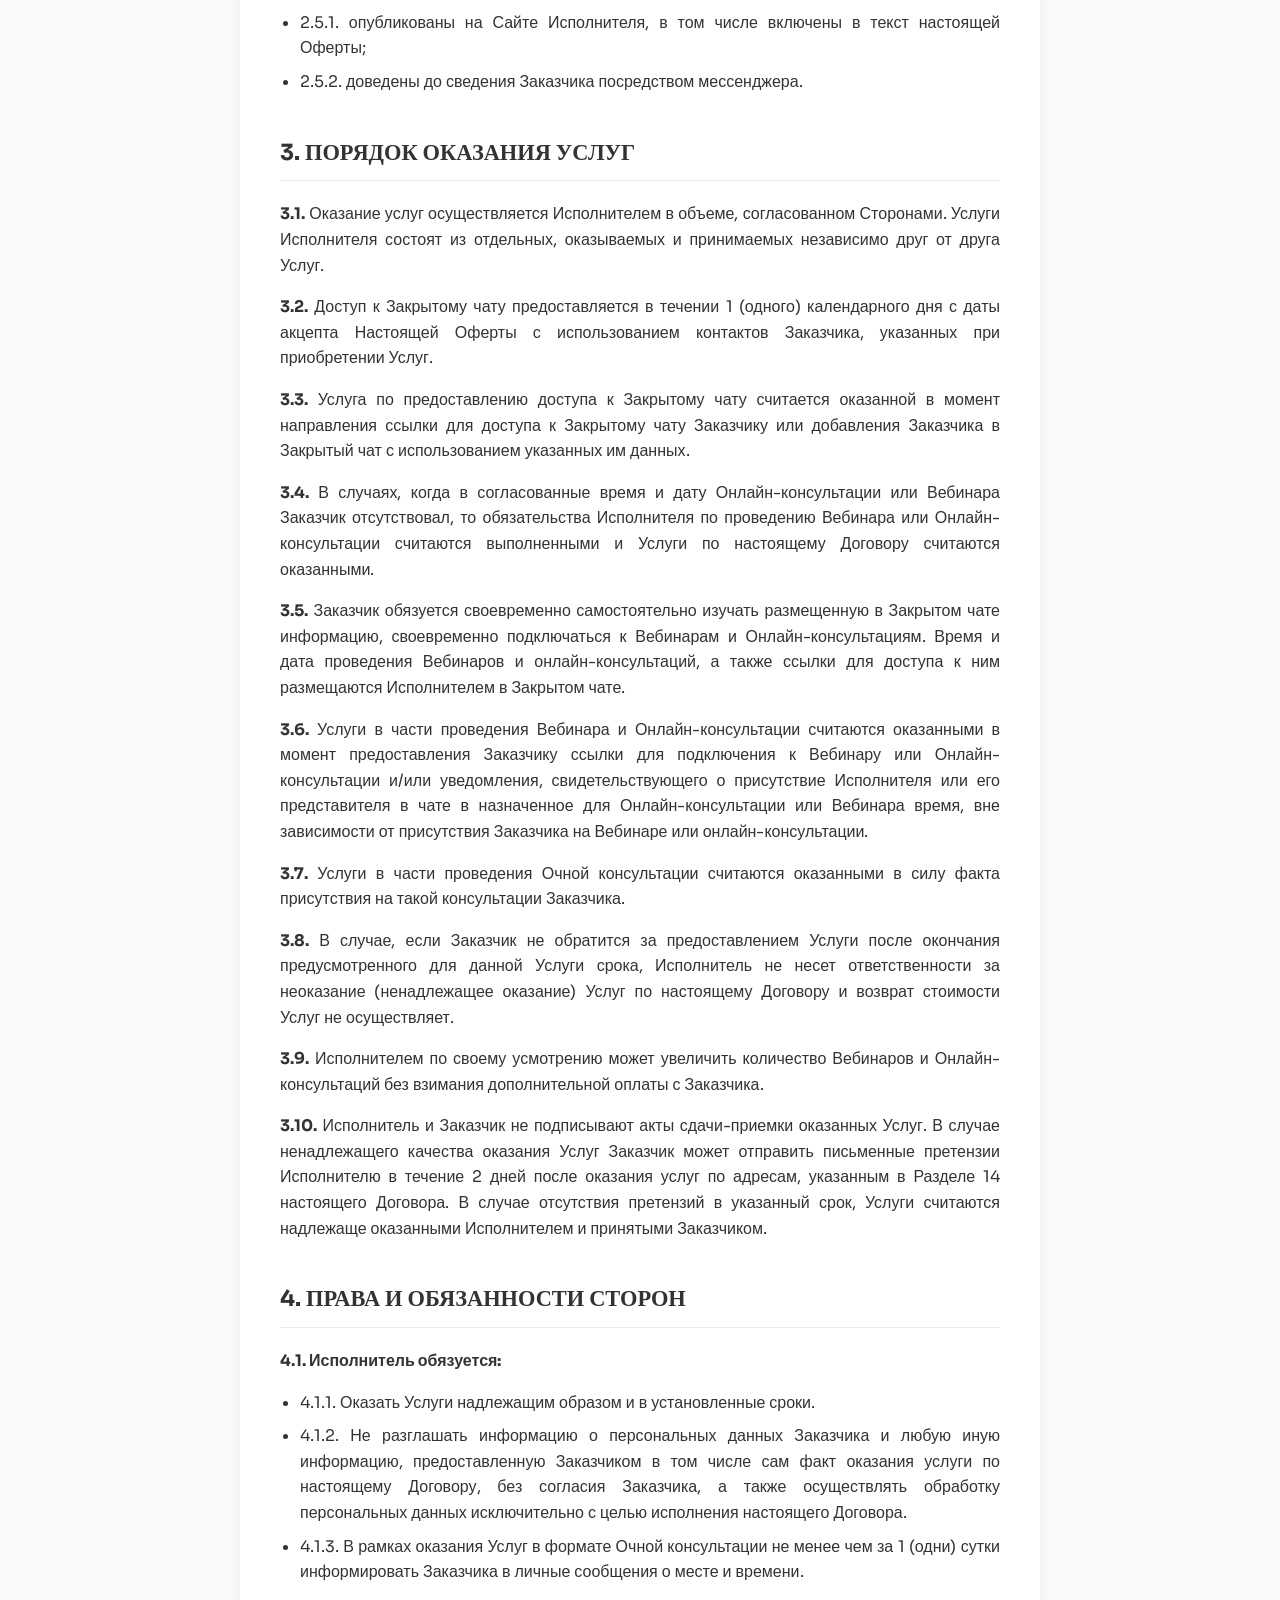
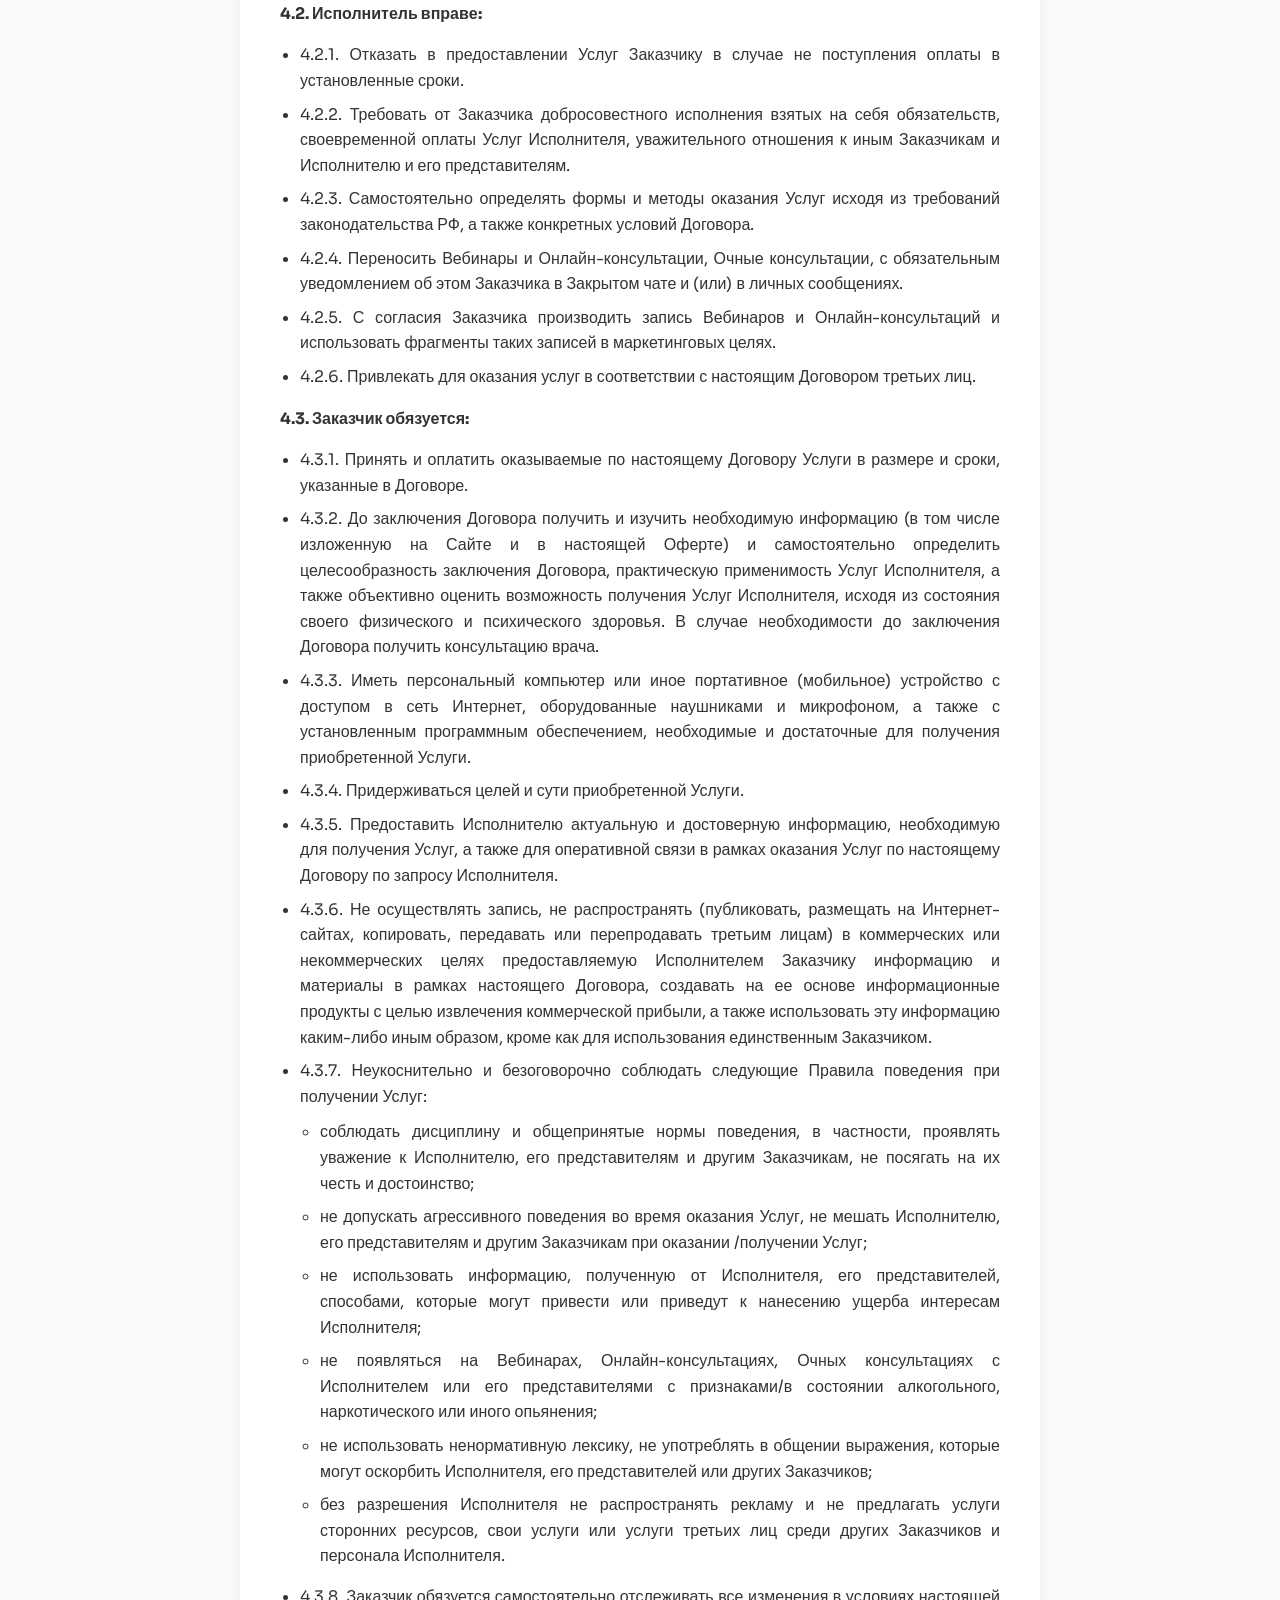
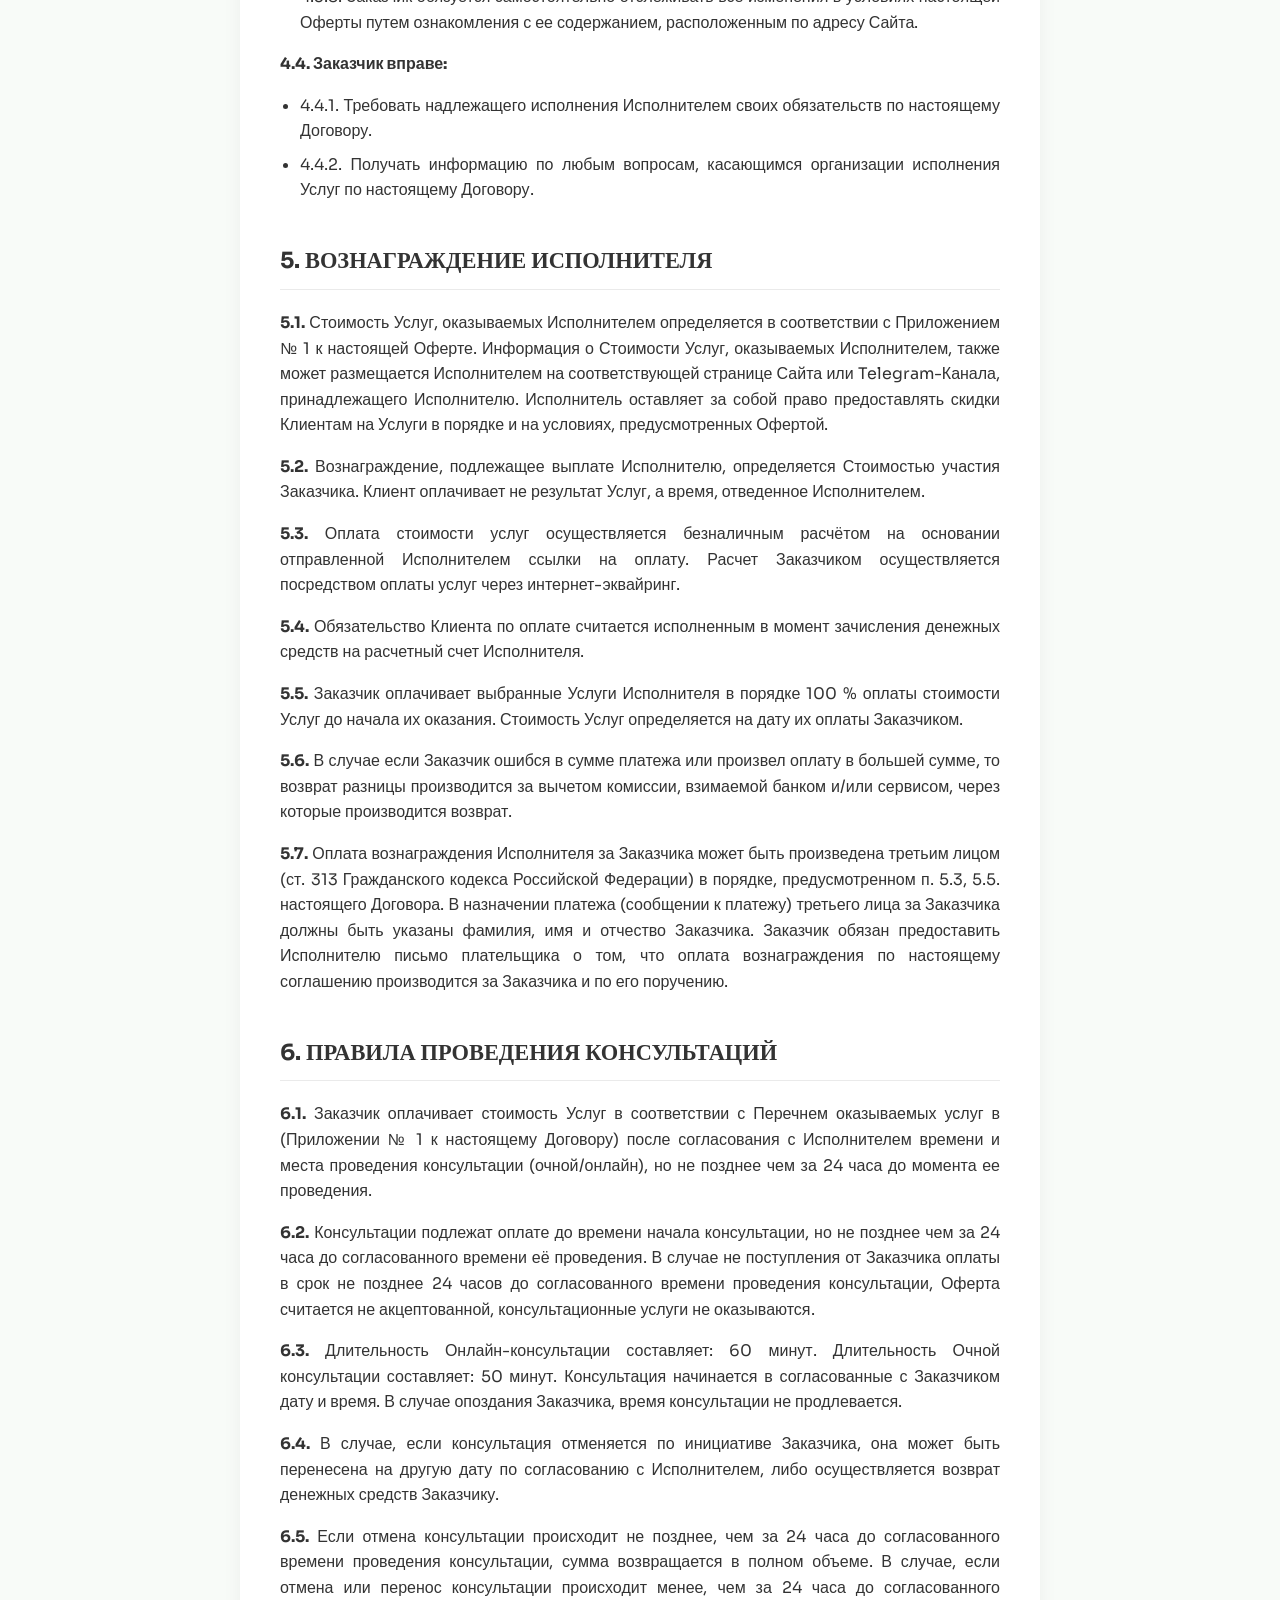
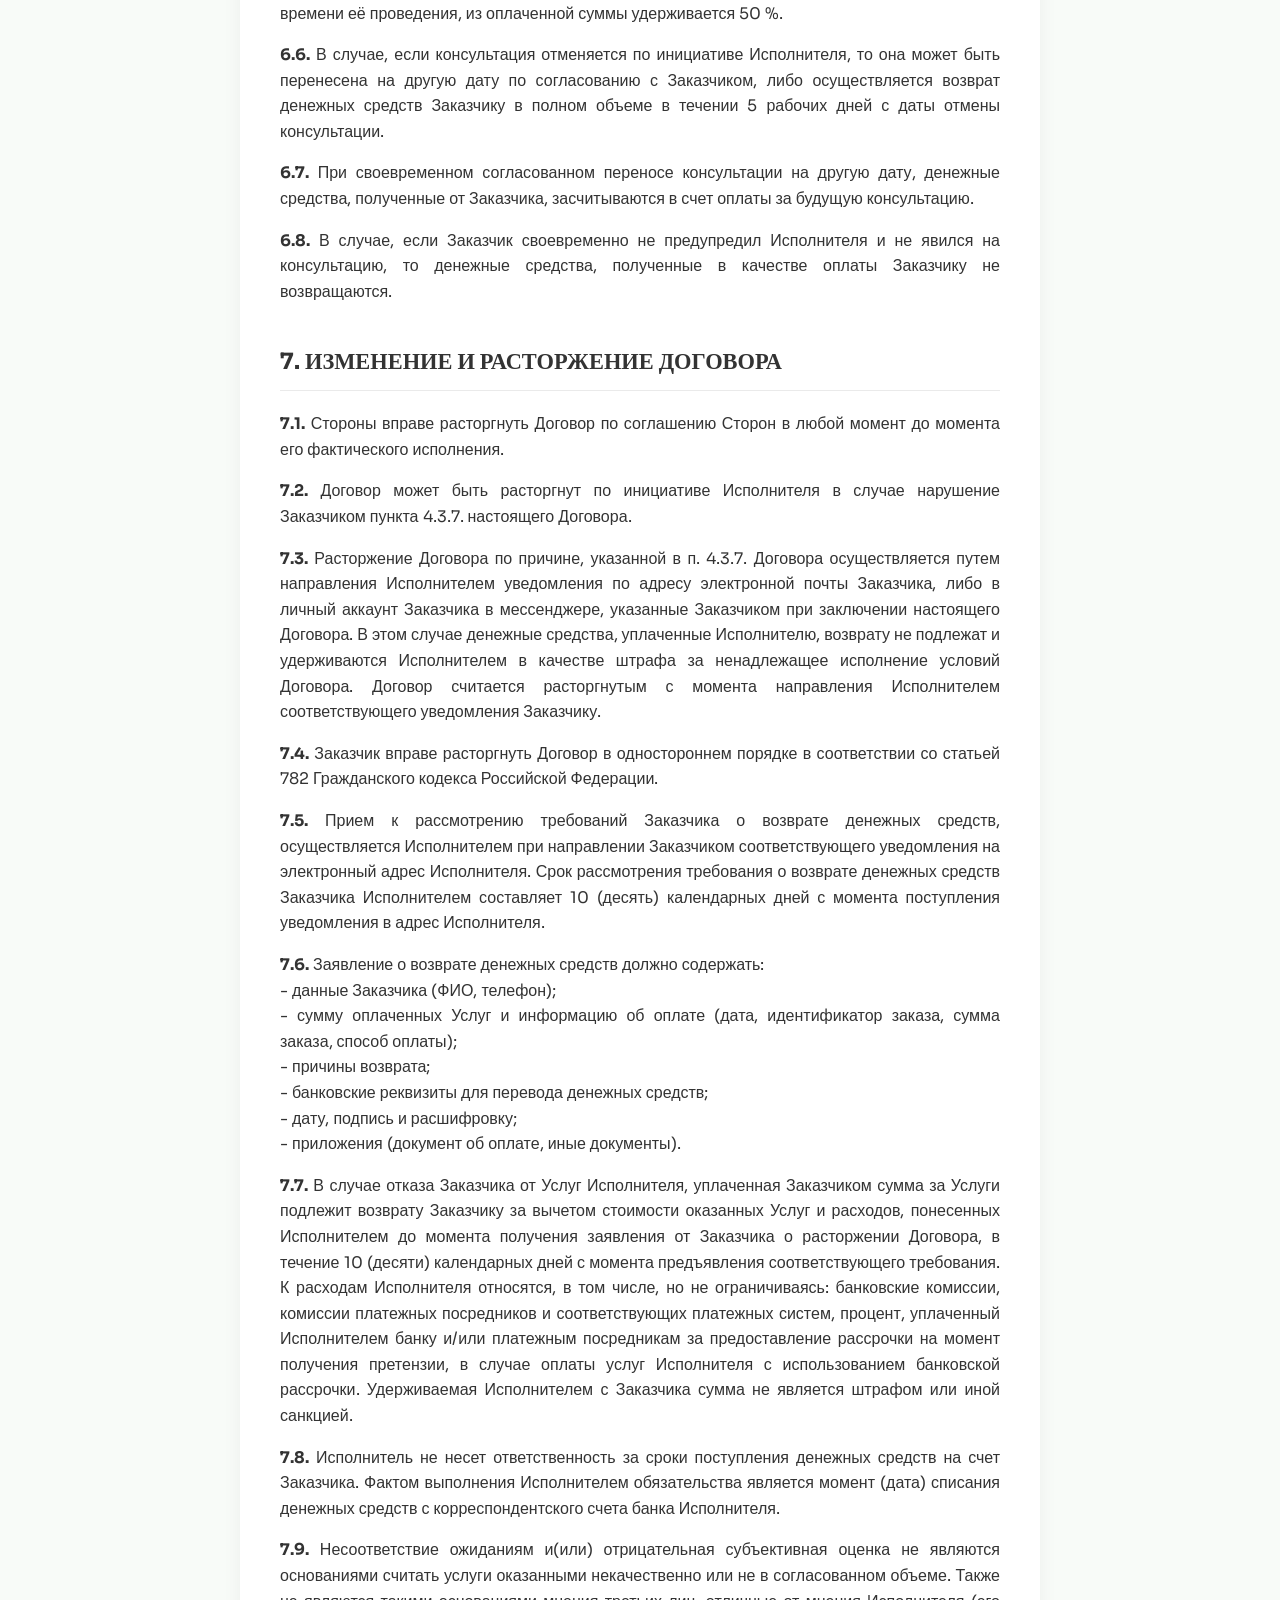
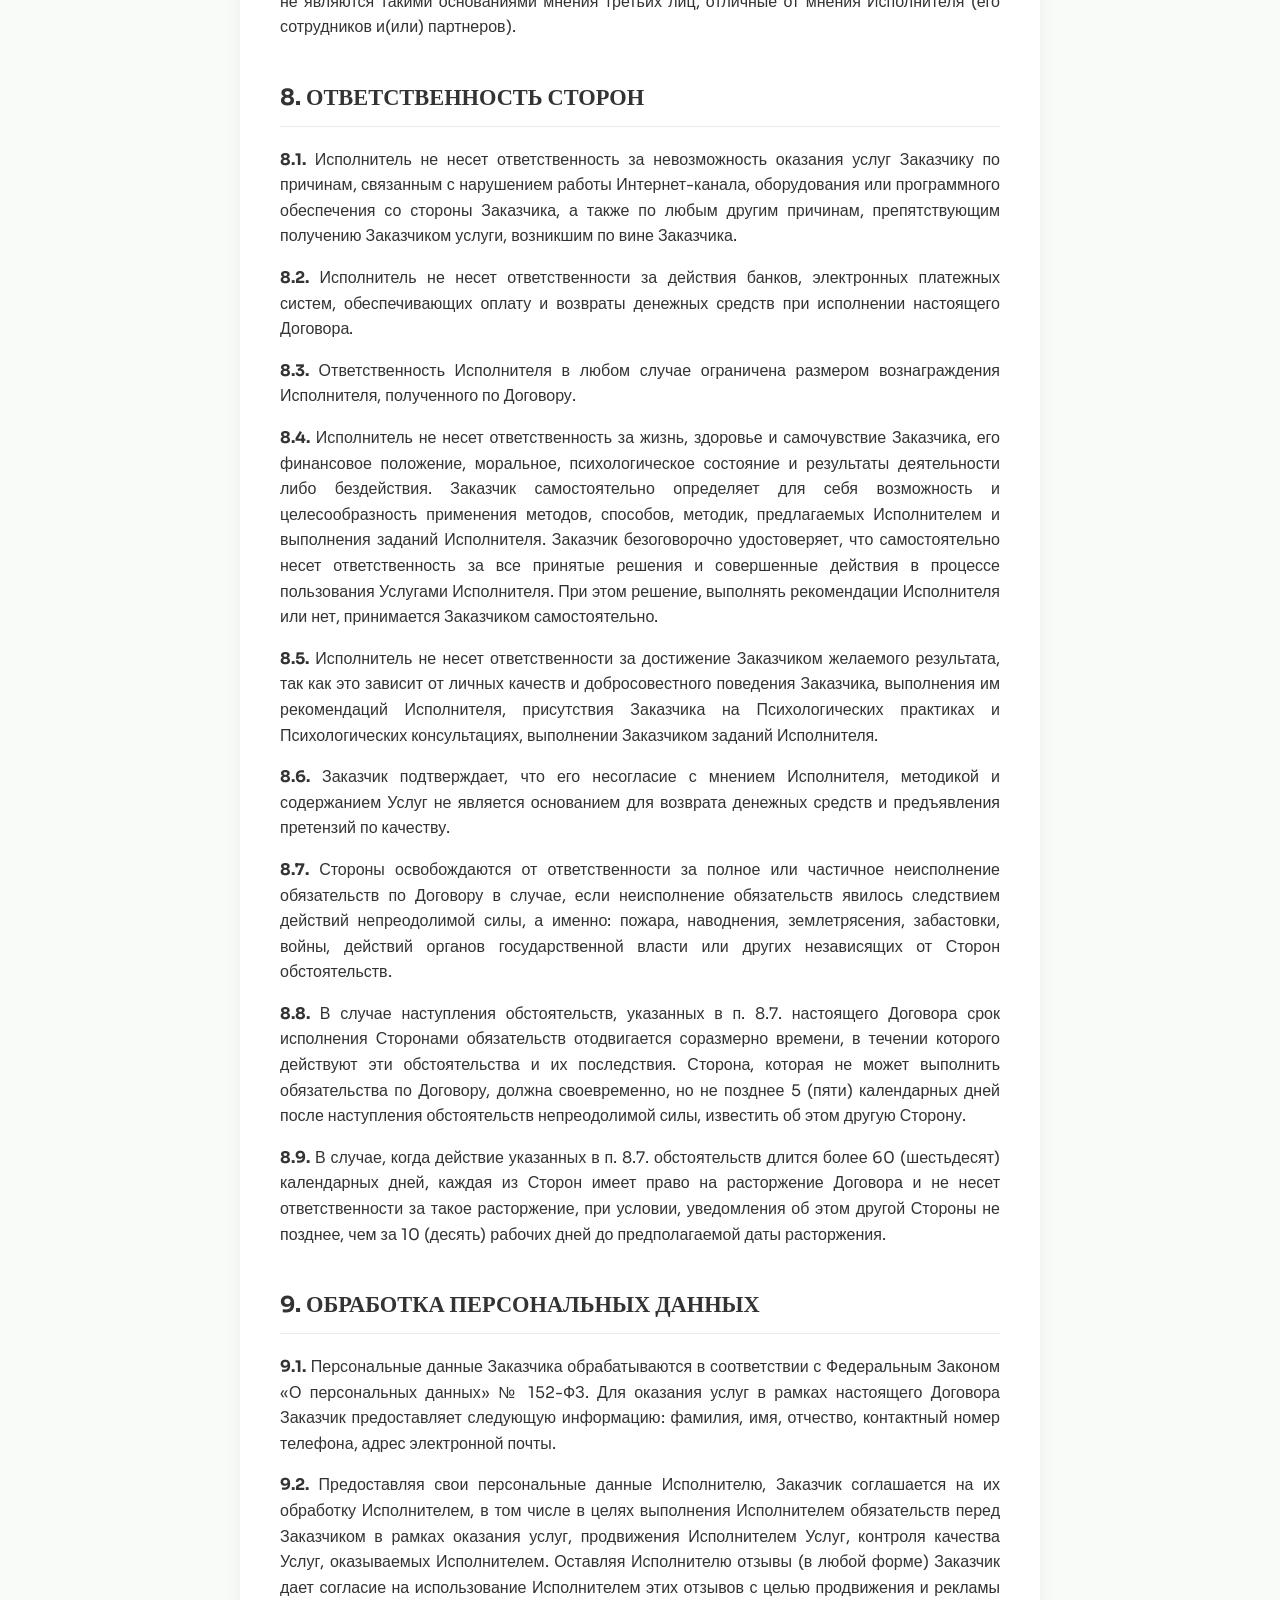
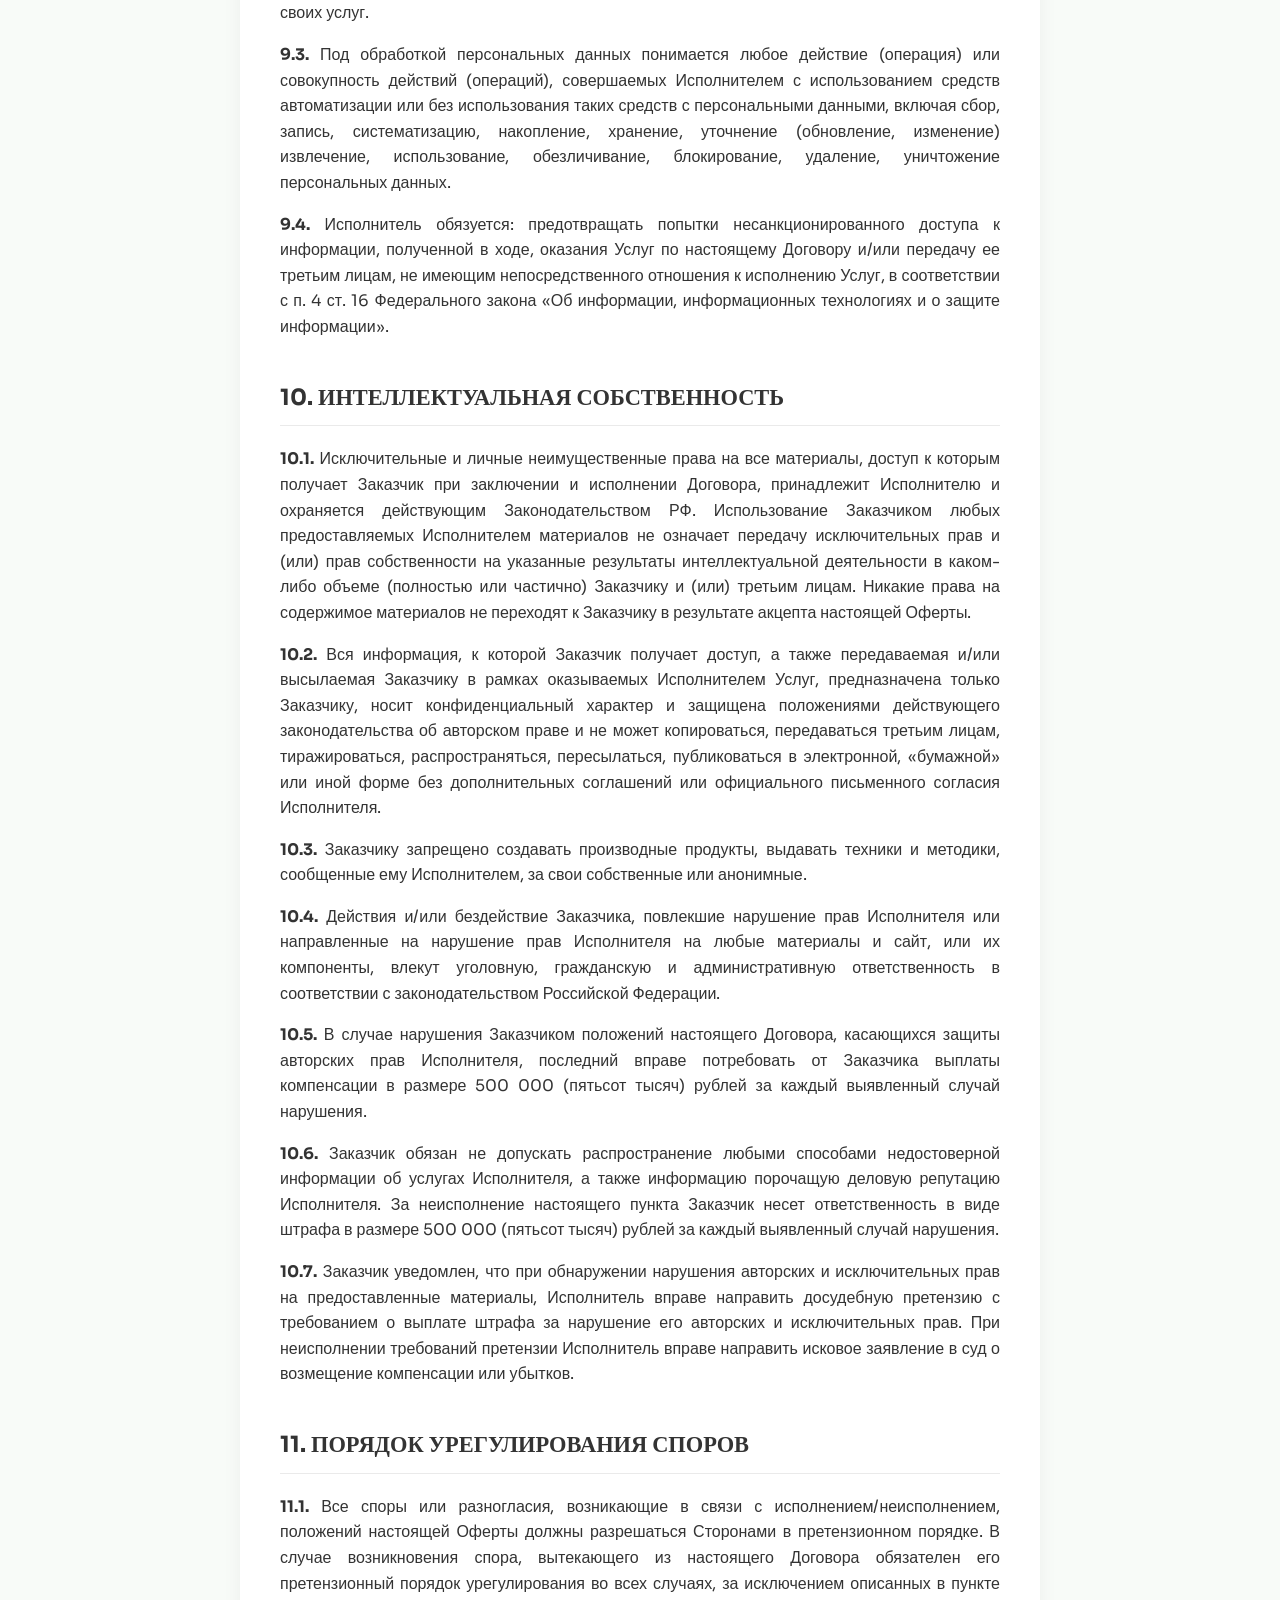
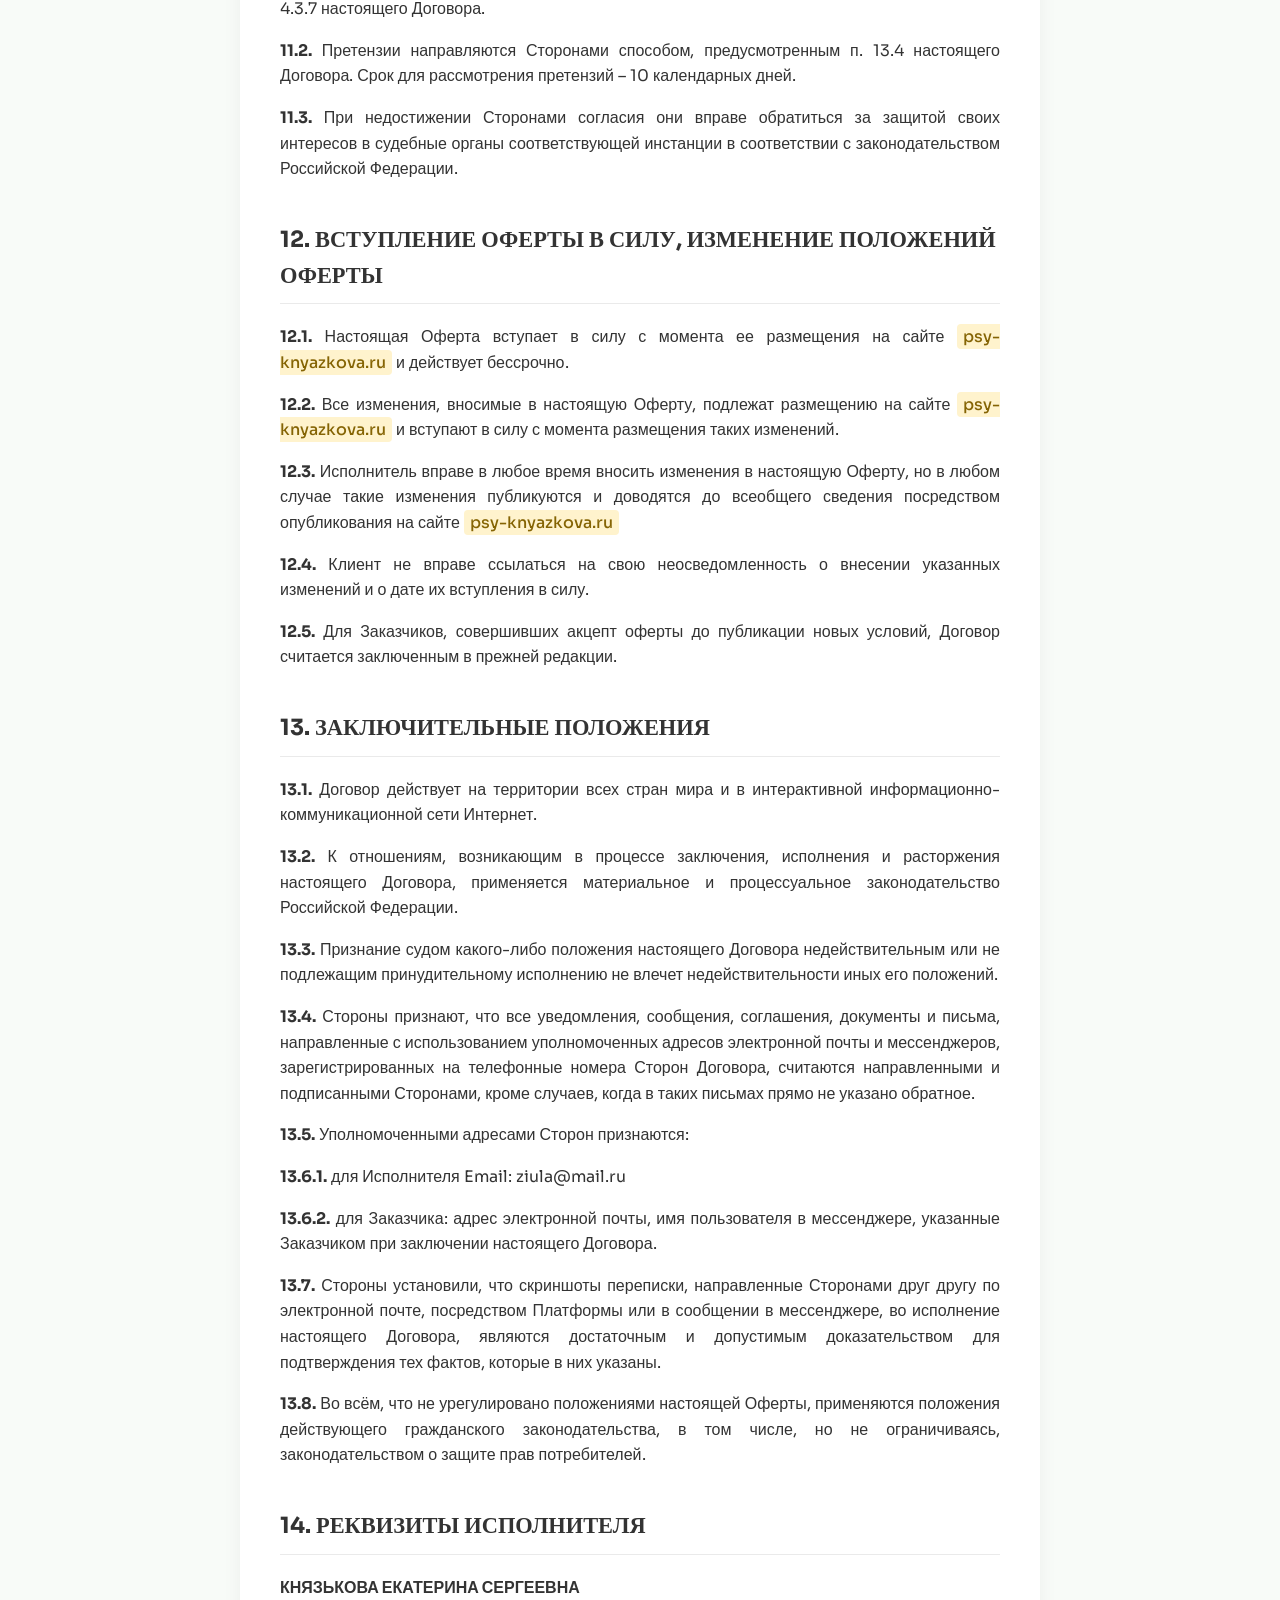
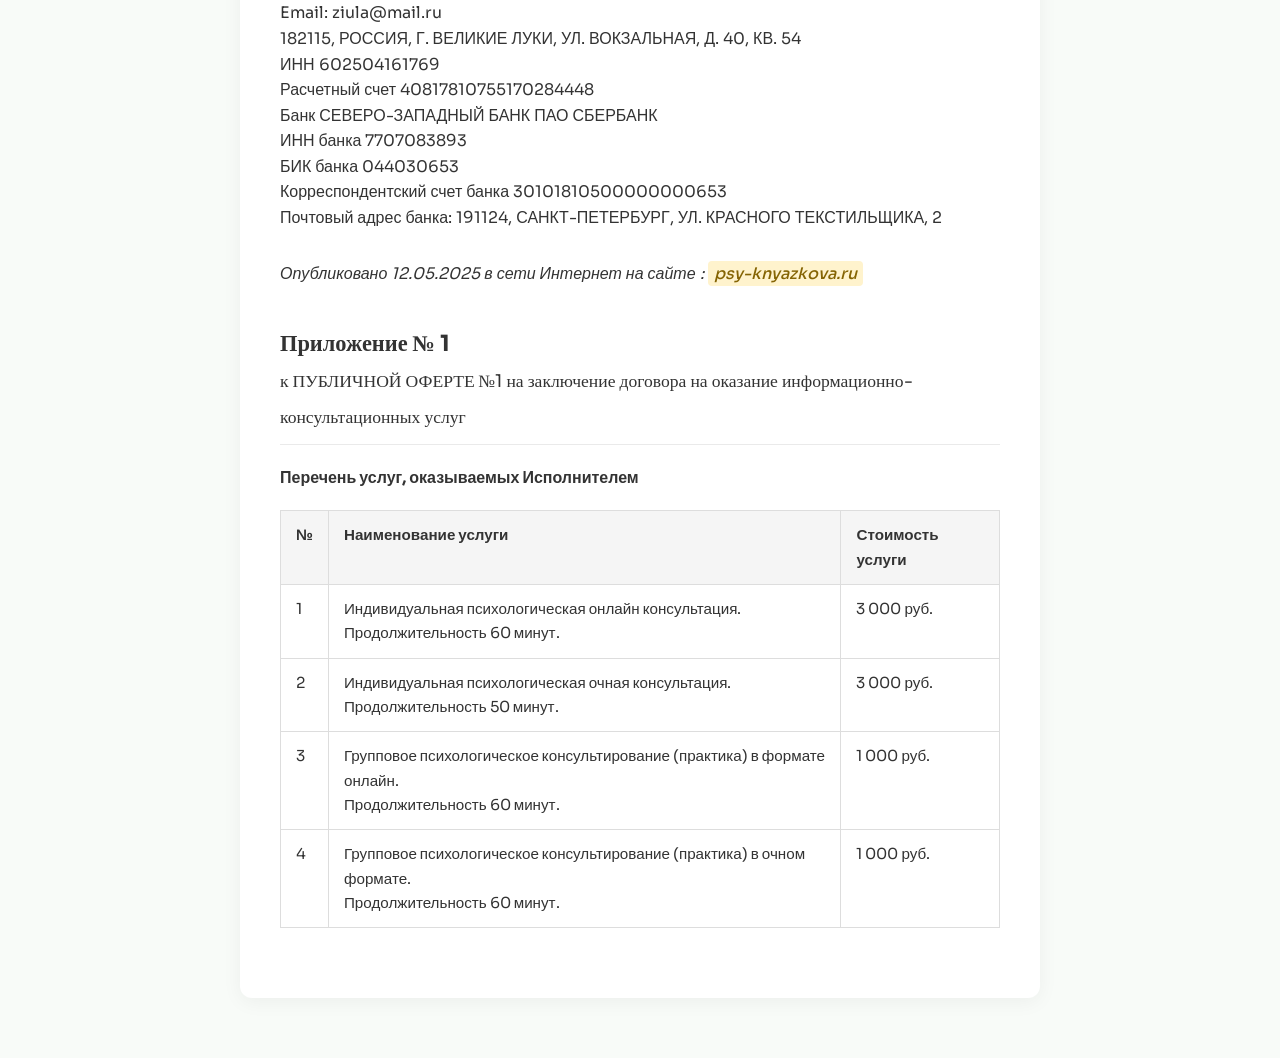
<file: frontend/offer.html>
<!DOCTYPE html>
<html lang="ru">
<head>
  <meta charset="UTF-8">
  <meta name="viewport" content="width=device-width, initial-scale=1.0">
  <title>Публичная оферта — Екатерина Князькова</title>
  <meta name="description" content="Публичная оферта на заключение договора на оказание информационно-консультационных услуг психолога Екатерины Князьковой.">
  <link rel="stylesheet" href="css/styles.css">
  <link rel="preconnect" href="https://fonts.googleapis.com">
  <link href="https://fonts.googleapis.com/css2?family=Sora:wght@300;400;500;600;700&display=swap" rel="stylesheet">
  <style>
    .legal-doc-section {
      padding: 60px 0;
      font-family: 'Sora', sans-serif;
      color: #333;
      line-height: 1.6;
    }
    .legal-doc-content {
      max-width: 800px;
      margin: 0 auto;
      background: #fff;
      padding: 40px;
      border-radius: 12px;
      box-shadow: 0 4px 20px rgba(0,0,0,0.05);
    }
    .legal-doc-content h1 {
      font-family: 'Sora', serif;
      font-size: 2rem;
      text-align: center;
      margin-bottom: 10px;
    }
    .legal-doc-content h2 {
      font-family: 'Sora', serif;
      font-size: 1.4rem;
      margin-top: 40px;
      margin-bottom: 20px;
      border-bottom: 1px solid #eaeaea;
      padding-bottom: 10px;
    }
    .legal-doc-content p {
      margin-bottom: 15px;
      text-align: justify;
    }
    .legal-doc-content ul {
      margin-bottom: 15px;
      padding-left: 20px;
    }
    .legal-doc-content li {
      margin-bottom: 8px;
      text-align: justify;
    }
    .back-link {
      display: inline-flex;
      align-items: center;
      gap: 8px;
      margin-bottom: 30px;
      color: #666;
      text-decoration: none;
      font-weight: 500;
      transition: color 0.2s;
    }
    .back-link:hover {
      color: #333;
    }
    .highlight-domain {
      background-color: #fff3cd; /* Желтый фон для выделения */
      padding: 2px 6px;
      border-radius: 4px;
      font-weight: 500;
      color: #856404;
    }
    .legal-table {
      width: 100%;
      border-collapse: collapse;
      margin-top: 20px;
      margin-bottom: 30px;
      font-size: 0.95rem;
    }
    .legal-table th, .legal-table td {
      border: 1px solid #ddd;
      padding: 12px 15px;
      text-align: left;
      vertical-align: top;
    }
    .legal-table th {
      background-color: #f5f5f5;
      font-weight: 600;
    }
    @media (max-width: 768px) {
      .legal-doc-content {
        padding: 20px;
      }
      .legal-table th, .legal-table td {
        padding: 8px;
      }
    }
  </style>
</head>
<body>

<header class="header">
  <div class="container header-inner">
    <div class="logo">
      <span>Екатерина Князькова</span>
    </div>
    <nav id="main-nav">
      <a href="index.html">Вернуться на сайт</a>
    </nav>
  </div>
</header>

<section class="legal-doc-section">
  <div class="container">
    <div class="legal-doc-content">
      <a href="index.html" class="back-link">
        <svg width="20" height="20" viewBox="0 0 24 24" fill="none" stroke="currentColor" stroke-width="2"><path d="M19 12H5M12 19l-7-7 7-7"/></svg>
        Вернуться на главную
      </a>

      <h1>ПУБЛИЧНАЯ ОФЕРТА № 1</h1>
      <p style="text-align: center; font-weight: 500; margin-bottom: 40px;">на заключение договора на оказание информационно-консультационных услуг</p>

      <p>Настоящий документ является официальным предложением (публичной офертой) и определяет порядок предоставления информационно-консультационных услуг, а также взаимные права, обязанности и порядок взаимоотношений между Князьковой Екатериной Сергеевной (ИНН 602504161769), именуемым в дальнейшем «Исполнитель» и любым физическим лицом, достигшим возраста 18 лет, в том числе индивидуальным предпринимателем, принявшим (акцептованным) настоящее предложение (публичную оферту) (далее – Договор, Оферта).</p>
      <p>Лицо, осуществившее акцепт настоящей Оферты, приобретает все права и обязанности Заказчика, предусмотренные настоящим Договором. Акцептом настоящей Оферты является осуществление Заказчиком полной или частичной оплаты услуг Исполнителя в соответствии с условиями настоящего Договора.</p>
      <p>С момента поступления денежных средств в счет оплаты оказываемых услуг на расчетный счет Исполнителя, настоящий Договор считается заключенным между Заказчиком и Исполнителем. Совершая действия по акцепту оферты, Клиент подтверждает свою правомерность, полномочия, дееспособность, достижение возраста 18 лет, а также законное право вступать в договорные отношения с Исполнителем.</p>
      <p>Совершая акцепт, Заказчик подтверждает, что в полном объеме ознакомлен и согласен с условиями настоящей Оферты, а также стоимостью услуг, предоставляемых Исполнителем и порядком их оплаты.</p>

      <h2>1. ТЕРМИНЫ И ОПРЕДЕЛЕНИЯ</h2>
      <p><strong>1.1.</strong> Если иное не установлено условиями настоящей Оферты, термины и определения, используемые в тексте настоящей Оферты с заглавной буквы, имеют следующее значение:</p>
      <p><strong>1.1.1. Оферта</strong> – публичное предложение любому физическому, достигшему возраста 18 лет, в том числе индивидуальному предпринимателю, заключить настоящий Договор на получение информационно-консультационных услуг на условиях, изложенных в настоящей Оферте. Оферта включает настоящий текст и приложения к нему (при наличии), опубликованные Исполнителем на Сайте: <span class="highlight-domain">psy-knyazkova.ru</span>, а также, при необходимости, направляемые в целях ознакомления посредством электронной почты, либо предоставляемые в целях ознакомления любыми другими способами, в том числе, путем размещения в принадлежащем Исполнителю Telegram-канале.</p>
      <p><strong>1.1.2. Сайт</strong> – официальный сайт Исполнителя, включая все его поддомены, размещенный в сети Интернет по адресу: <span class="highlight-domain">https://psy-knyazkova.ru</span></p>
      <p><strong>1.1.3. Заказчик</strong> – любое дееспособное физическое лицо, достигшее возраста 18 лет, или индивидуальный предприниматель, изъявившее(ий) желание получить платные информационно-консультационные Услуги Исполнителя, акцептовавшее настоящую Оферту путем оплаты услуг на нижеописанных условиях.</p>
      <p><strong>1.1.4. Услуги</strong> – деятельность Исполнителя, связанная с оказанием информационно-консультационных услуг по предоставлению психологической помощи в формате Психологических практик или Психологических консультаций, а также предоставления Доступа к материалам их сопровождающим, предоставления доступа к Закрытому чату.</p>
      <p><strong>1.1.5. Психологические практики</strong> - мероприятия в онлайн и офлайн формате на психологические темы, проходящие в виде семинара или вебинара на усмотрение Исполнителя, направленные на выявление, предупреждение, разрешение, преодоление психологических проблем, осложняющих жизнедеятельность Заказчика и способствующие поддержанию и/или оптимизации психического здоровья и психического развития, социальной адаптации, саморазвития и самореализации Заказчика.</p>
      <p><strong>1.1.6. Психологические консультации</strong> – деятельность Исполнителя, связанная с оказанием информационно-консультационных услуг по психологической помощи, проводимая в формате Онлайн-консультации или Очной консультации.</p>
      <p><strong>1.1.7. Онлайн-консультация</strong> – групповая или индивидуальная встреча с Исполнителем или его представителями в формате онлайн-конференции с использованием специального оборудования, программного обеспечения и онлайн-сервисов, используемых Исполнителем.</p>
      <p><strong>1.1.8. Очная-консультация</strong> – групповая или индивидуальная встреча с Исполнителем или его представителями в очном формате.</p>
      <p><strong>1.1.9. Доступ</strong> – право Заказчика просматривать, знакомиться и иным образом пользоваться специально созданным Закрытым чатом, материалами в Tеlegram-канале Исполнителя по адресу: https://t.me/Ekaterina_channeI</p>
      <p><strong>1.1.10. Вебинар</strong> – трансляция выступления Исполнителя (его представителя) в режиме реального времени по определенной теме, с возможностью задать вопросы по теме выступления с использованием чата вебинарной комнаты.</p>
      <p><strong>1.1.11. Закрытый чат</strong> - специально созданный чат в Telegram-канале Исполнителя, доступ к которому предоставляется Заказчику в рамках заключения настоящего Договора.</p>
      <p><strong>1.1.12. Обратная связь</strong> — ответ Исполнителя Заказчику, предоставляемый по итогам проверки выполненных Заказчиком домашних заданий и (или) ответ на вопросы Заказчика. Обратная связь осуществляется в виде ответов на вопросы заказчика в Закрытом чате или в процессе проведения Онлайн или очной консультаций.</p>
      <p><strong>1.1.13. Стоимость участия</strong> – совокупность выбранного Заказчиком набора Услуг, в соответствии со стоимостью Услуг, установленной в настоящей Оферте или на соответствующей странице Сайте Исполнителя.</p>
      <p><strong>1.2.</strong> Все остальные термины и определения, встречающиеся в тексте настоящего Договора, толкуются Сторонами в соответствии с действующим законодательством Российской Федерации и сложившимися в сети Интернет обычными правилами толкования соответствующих терминов.</p>

      <h2>2. ПРЕДМЕТ ДОГОВОРА</h2>
      <p><strong>2.1.</strong> По настоящему договору Исполнитель обязуется оказать Заказчику психологические информационно-консультационные услуги (далее – Услуги), а Заказчик обязуется принять и оплатить Услуги Исполнителя.</p>
      <p><strong>2.2.</strong> Услуги оказываются Исполнителем путем проведения Психологический практик и (или) Психологических консультаций, а также путем предоставления Доступа к материалам их сопровождающим, предоставления доступа к Закрытому чату.</p>
      <p><strong>2.3.</strong> Объем, перечень, структура и стоимость Услуг зависит от выбранного Заказчиком Стоимости участия. Полный Перечень оказываемых Услуг определен в Приложении № 1 к Договору, а также размещается Исполнителем на соответствующей странице Сайта или Telegram-Канала, принадлежащего Исполнителю.</p>
      <p><strong>2.4.</strong> Дата начала оказания услуг – дата оплаты Услуг в соответствии с условиями настоящей Оферты.</p>
      <p><strong>2.5.</strong> Информация стоимости и перечне Услуг, информация об условиях предоставления доступа к Услугам, иные сведения или требования, которые должны или могут быть сообщены Заказчику в соответствии с Офертой или требованиями действующего законодательства Российской Федерации, считаются предоставленными Заказчику должным образом, если указанные сведения:</p>
      <ul>
        <li>2.5.1. опубликованы на Сайте Исполнителя, в том числе включены в текст настоящей Оферты;</li>
        <li>2.5.2. доведены до сведения Заказчика посредством мессенджера.</li>
      </ul>

      <h2>3. ПОРЯДОК ОКАЗАНИЯ УСЛУГ</h2>
      <p><strong>3.1.</strong> Оказание услуг осуществляется Исполнителем в объеме, согласованном Сторонами. Услуги Исполнителя состоят из отдельных, оказываемых и принимаемых независимо друг от друга Услуг.</p>
      <p><strong>3.2.</strong> Доступ к Закрытому чату предоставляется в течении 1 (одного) календарного дня с даты акцепта Настоящей Оферты с использованием контактов Заказчика, указанных при приобретении Услуг.</p>
      <p><strong>3.3.</strong> Услуга по предоставлению доступа к Закрытому чату считается оказанной в момент направления ссылки для доступа к Закрытому чату Заказчику или добавления Заказчика в Закрытый чат с использованием указанных им данных.</p>
      <p><strong>3.4.</strong> В случаях, когда в согласованные время и дату Онлайн-консультации или Вебинара Заказчик отсутствовал, то обязательства Исполнителя по проведению Вебинара или Онлайн-консультации считаются выполненными и Услуги по настоящему Договору считаются оказанными.</p>
      <p><strong>3.5.</strong> Заказчик обязуется своевременно самостоятельно изучать размещенную в Закрытом чате информацию, своевременно подключаться к Вебинарам и Онлайн-консультациям. Время и дата проведения Вебинаров и онлайн-консультаций, а также ссылки для доступа к ним размещаются Исполнителем в Закрытом чате.</p>
      <p><strong>3.6.</strong> Услуги в части проведения Вебинара и Онлайн-консультации считаются оказанными в момент предоставления Заказчику ссылки для подключения к Вебинару или Онлайн-консультации и/или уведомления, свидетельствующего о присутствие Исполнителя или его представителя в чате в назначенное для Онлайн-консультации или Вебинара время, вне зависимости от присутствия Заказчика на Вебинаре или онлайн-консультации.</p>
      <p><strong>3.7.</strong> Услуги в части проведения Очной консультации считаются оказанными в силу факта присутствия на такой консультации Заказчика.</p>
      <p><strong>3.8.</strong> В случае, если Заказчик не обратится за предоставлением Услуги после окончания предусмотренного для данной Услуги срока, Исполнитель не несет ответственности за неоказание (ненадлежащее оказание) Услуг по настоящему Договору и возврат стоимости Услуг не осуществляет.</p>
      <p><strong>3.9.</strong> Исполнителем по своему усмотрению может увеличить количество Вебинаров и Онлайн-консультаций без взимания дополнительной оплаты с Заказчика.</p>
      <p><strong>3.10.</strong> Исполнитель и Заказчик не подписывают акты сдачи-приемки оказанных Услуг. В случае ненадлежащего качества оказания Услуг Заказчик может отправить письменные претензии Исполнителю в течение 2 дней после оказания услуг по адресам, указанным в Разделе 14 настоящего Договора. В случае отсутствия претензий в указанный срок, Услуги считаются надлежаще оказанными Исполнителем и принятыми Заказчиком.</p>

      <h2>4. ПРАВА И ОБЯЗАННОСТИ СТОРОН</h2>
      <p><strong>4.1. Исполнитель обязуется:</strong></p>
      <ul>
        <li>4.1.1. Оказать Услуги надлежащим образом и в установленные сроки.</li>
        <li>4.1.2. Не разглашать информацию о персональных данных Заказчика и любую иную информацию, предоставленную Заказчиком в том числе сам факт оказания услуги по настоящему Договору, без согласия Заказчика, а также осуществлять обработку персональных данных исключительно с целью исполнения настоящего Договора.</li>
        <li>4.1.3. В рамках оказания Услуг в формате Очной консультации не менее чем за 1 (одни) сутки информировать Заказчика в личные сообщения о месте и времени.</li>
      </ul>
      <p><strong>4.2. Исполнитель вправе:</strong></p>
      <ul>
        <li>4.2.1. Отказать в предоставлении Услуг Заказчику в случае не поступления оплаты в установленные сроки.</li>
        <li>4.2.2. Требовать от Заказчика добросовестного исполнения взятых на себя обязательств, своевременной оплаты Услуг Исполнителя, уважительного отношения к иным Заказчикам и Исполнителю и его представителям.</li>
        <li>4.2.3. Самостоятельно определять формы и методы оказания Услуг исходя из требований законодательства РФ, а также конкретных условий Договора.</li>
        <li>4.2.4. Переносить Вебинары и Онлайн-консультации, Очные консультации, с обязательным уведомлением об этом Заказчика в Закрытом чате и (или) в личных сообщениях.</li>
        <li>4.2.5. С согласия Заказчика производить запись Вебинаров и Онлайн-консультаций и использовать фрагменты таких записей в маркетинговых целях.</li>
        <li>4.2.6. Привлекать для оказания услуг в соответствии с настоящим Договором третьих лиц.</li>
      </ul>
      <p><strong>4.3. Заказчик обязуется:</strong></p>
      <ul>
        <li>4.3.1. Принять и оплатить оказываемые по настоящему Договору Услуги в размере и сроки, указанные в Договоре.</li>
        <li>4.3.2. До заключения Договора получить и изучить необходимую информацию (в том числе изложенную на Сайте и в настоящей Оферте) и самостоятельно определить целесообразность заключения Договора, практическую применимость Услуг Исполнителя, а также объективно оценить возможность получения Услуг Исполнителя, исходя из состояния своего физического и психического здоровья. В случае необходимости до заключения Договора получить консультацию врача.</li>
        <li>4.3.3. Иметь персональный компьютер или иное портативное (мобильное) устройство с доступом в сеть Интернет, оборудованные наушниками и микрофоном, а также с установленным программным обеспечением, необходимые и достаточные для получения приобретенной Услуги.</li>
        <li>4.3.4. Придерживаться целей и сути приобретенной Услуги.</li>
        <li>4.3.5. Предоставить Исполнителю актуальную и достоверную информацию, необходимую для получения Услуг, а также для оперативной связи в рамках оказания Услуг по настоящему Договору по запросу Исполнителя.</li>
        <li>4.3.6. Не осуществлять запись, не распространять (публиковать, размещать на Интернет-сайтах, копировать, передавать или перепродавать третьим лицам) в коммерческих или некоммерческих целях предоставляемую Исполнителем Заказчику информацию и материалы в рамках настоящего Договора, создавать на ее основе информационные продукты с целью извлечения коммерческой прибыли, а также использовать эту информацию каким-либо иным образом, кроме как для использования единственным Заказчиком.</li>
        <li>4.3.7. Неукоснительно и безоговорочно соблюдать следующие Правила поведения при получении Услуг:
          <ul style="margin-top: 10px;">
            <li>соблюдать дисциплину и общепринятые нормы поведения, в частности, проявлять уважение к Исполнителю, его представителям и другим Заказчикам, не посягать на их честь и достоинство;</li>
            <li>не допускать агрессивного поведения во время оказания Услуг, не мешать Исполнителю, его представителям и другим Заказчикам при оказании /получении Услуг;</li>
            <li>не использовать информацию, полученную от Исполнителя, его представителей, способами, которые могут привести или приведут к нанесению ущерба интересам Исполнителя;</li>
            <li>не появляться на Вебинарах, Онлайн-консультациях, Очных консультациях с Исполнителем или его представителями с признаками/в состоянии алкогольного, наркотического или иного опьянения;</li>
            <li>не использовать ненормативную лексику, не употреблять в общении выражения, которые могут оскорбить Исполнителя, его представителей или других Заказчиков;</li>
            <li>без разрешения Исполнителя не распространять рекламу и не предлагать услуги сторонних ресурсов, свои услуги или услуги третьих лиц среди других Заказчиков и персонала Исполнителя.</li>
          </ul>
        </li>
        <li>4.3.8. Заказчик обязуется самостоятельно отслеживать все изменения в условиях настоящей Оферты путем ознакомления с ее содержанием, расположенным по адресу Сайта.</li>
      </ul>
      <p><strong>4.4. Заказчик вправе:</strong></p>
      <ul>
        <li>4.4.1. Требовать надлежащего исполнения Исполнителем своих обязательств по настоящему Договору.</li>
        <li>4.4.2. Получать информацию по любым вопросам, касающимся организации исполнения Услуг по настоящему Договору.</li>
      </ul>

      <h2>5. ВОЗНАГРАЖДЕНИЕ ИСПОЛНИТЕЛЯ</h2>
      <p><strong>5.1.</strong> Стоимость Услуг, оказываемых Исполнителем определяется в соответствии с Приложением № 1 к настоящей Оферте. Информация о Стоимости Услуг, оказываемых Исполнителем, также может размещается Исполнителем на соответствующей странице Сайта или Telegram-Канала, принадлежащего Исполнителю. Исполнитель оставляет за собой право предоставлять скидки Клиентам на Услуги в порядке и на условиях, предусмотренных Офертой.</p>
      <p><strong>5.2.</strong> Вознаграждение, подлежащее выплате Исполнителю, определяется Стоимостью участия Заказчика. Клиент оплачивает не результат Услуг, а время, отведенное Исполнителем.</p>
      <p><strong>5.3.</strong> Оплата стоимости услуг осуществляется безналичным расчётом на основании отправленной Исполнителем ссылки на оплату. Расчет Заказчиком осуществляется посредством оплаты услуг через интернет-эквайринг.</p>
      <p><strong>5.4.</strong> Обязательство Клиента по оплате считается исполненным в момент зачисления денежных средств на расчетный счет Исполнителя.</p>
      <p><strong>5.5.</strong> Заказчик оплачивает выбранные Услуги Исполнителя в порядке 100 % оплаты стоимости Услуг до начала их оказания. Стоимость Услуг определяется на дату их оплаты Заказчиком.</p>
      <p><strong>5.6.</strong> В случае если Заказчик ошибся в сумме платежа или произвел оплату в большей сумме, то возврат разницы производится за вычетом комиссии, взимаемой банком и/или сервисом, через которые производится возврат.</p>
      <p><strong>5.7.</strong> Оплата вознаграждения Исполнителя за Заказчика может быть произведена третьим лицом (ст. 313 Гражданского кодекса Российской Федерации) в порядке, предусмотренном п. 5.3, 5.5. настоящего Договора. В назначении платежа (сообщении к платежу) третьего лица за Заказчика должны быть указаны фамилия, имя и отчество Заказчика. Заказчик обязан предоставить Исполнителю письмо плательщика о том, что оплата вознаграждения по настоящему соглашению производится за Заказчика и по его поручению.</p>

      <h2>6. ПРАВИЛА ПРОВЕДЕНИЯ КОНСУЛЬТАЦИЙ</h2>
      <p><strong>6.1.</strong> Заказчик оплачивает стоимость Услуг в соответствии с Перечнем оказываемых услуг в (Приложении № 1 к настоящему Договору) после согласования с Исполнителем времени и места проведения консультации (очной/онлайн), но не позднее чем за 24 часа до момента ее проведения.</p>
      <p><strong>6.2.</strong> Консультации подлежат оплате до времени начала консультации, но не позднее чем за 24 часа до согласованного времени её проведения. В случае не поступления от Заказчика оплаты в срок не позднее 24 часов до согласованного времени проведения консультации, Оферта считается не акцептованной, консультационные услуги не оказываются.</p>
      <p><strong>6.3.</strong> Длительность Онлайн-консультации составляет: 60 минут. Длительность Очной консультации составляет: 50 минут. Консультация начинается в согласованные с Заказчиком дату и время. В случае опоздания Заказчика, время консультации не продлевается.</p>
      <p><strong>6.4.</strong> В случае, если консультация отменяется по инициативе Заказчика, она может быть перенесена на другую дату по согласованию с Исполнителем, либо осуществляется возврат денежных средств Заказчику.</p>
      <p><strong>6.5.</strong> Если отмена консультации происходит не позднее, чем за 24 часа до согласованного времени проведения консультации, сумма возвращается в полном объеме. В случае, если отмена или перенос консультации происходит менее, чем за 24 часа до согласованного времени её проведения, из оплаченной суммы удерживается 50 %.</p>
      <p><strong>6.6.</strong> В случае, если консультация отменяется по инициативе Исполнителя, то она может быть перенесена на другую дату по согласованию с Заказчиком, либо осуществляется возврат денежных средств Заказчику в полном объеме в течении 5 рабочих дней с даты отмены консультации.</p>
      <p><strong>6.7.</strong> При своевременном согласованном переносе консультации на другую дату, денежные средства, полученные от Заказчика, засчитываются в счет оплаты за будущую консультацию.</p>
      <p><strong>6.8.</strong> В случае, если Заказчик своевременно не предупредил Исполнителя и не явился на консультацию, то денежные средства, полученные в качестве оплаты Заказчику не возвращаются.</p>

      <h2>7. ИЗМЕНЕНИЕ И РАСТОРЖЕНИЕ ДОГОВОРА</h2>
      <p><strong>7.1.</strong> Стороны вправе расторгнуть Договор по соглашению Сторон в любой момент до момента его фактического исполнения.</p>
      <p><strong>7.2.</strong> Договор может быть расторгнут по инициативе Исполнителя в случае нарушение Заказчиком пункта 4.3.7. настоящего Договора.</p>
      <p><strong>7.3.</strong> Расторжение Договора по причине, указанной в п. 4.3.7. Договора осуществляется путем направления Исполнителем уведомления по адресу электронной почты Заказчика, либо в личный аккаунт Заказчика в мессенджере, указанные Заказчиком при заключении настоящего Договора. В этом случае денежные средства, уплаченные Исполнителю, возврату не подлежат и удерживаются Исполнителем в качестве штрафа за ненадлежащее исполнение условий Договора. Договор считается расторгнутым с момента направления Исполнителем соответствующего уведомления Заказчику.</p>
      <p><strong>7.4.</strong> Заказчик вправе расторгнуть Договор в одностороннем порядке в соответствии со статьей 782 Гражданского кодекса Российской Федерации.</p>
      <p><strong>7.5.</strong> Прием к рассмотрению требований Заказчика о возврате денежных средств, осуществляется Исполнителем при направлении Заказчиком соответствующего уведомления на электронный адрес Исполнителя. Срок рассмотрения требования о возврате денежных средств Заказчика Исполнителем составляет 10 (десять) календарных дней с момента поступления уведомления в адрес Исполнителя.</p>
      <p><strong>7.6.</strong> Заявление о возврате денежных средств должно содержать:
        <br>- данные Заказчика (ФИО, телефон);
        <br>- сумму оплаченных Услуг и информацию об оплате (дата, идентификатор заказа, сумма заказа, способ оплаты);
        <br>- причины возврата;
        <br>- банковские реквизиты для перевода денежных средств;
        <br>- дату, подпись и расшифровку;
        <br>- приложения (документ об оплате, иные документы).
      </p>
      <p><strong>7.7.</strong> В случае отказа Заказчика от Услуг Исполнителя, уплаченная Заказчиком сумма за Услуги подлежит возврату Заказчику за вычетом стоимости оказанных Услуг и расходов, понесенных Исполнителем до момента получения заявления от Заказчика о расторжении Договора, в течение 10 (десяти) календарных дней с момента предъявления соответствующего требования. К расходам Исполнителя относятся, в том числе, но не ограничиваясь: банковские комиссии, комиссии платежных посредников и соответствующих платежных систем, процент, уплаченный Исполнителем банку и/или платежным посредникам за предоставление рассрочки на момент получения претензии, в случае оплаты услуг Исполнителя с использованием банковской рассрочки. Удерживаемая Исполнителем с Заказчика сумма не является штрафом или иной санкцией.</p>
      <p><strong>7.8.</strong> Исполнитель не несет ответственность за сроки поступления денежных средств на счет Заказчика. Фактом выполнения Исполнителем обязательства является момент (дата) списания денежных средств с корреспондентского счета банка Исполнителя.</p>
      <p><strong>7.9.</strong> Несоответствие ожиданиям и(или) отрицательная субъективная оценка не являются основаниями считать услуги оказанными некачественно или не в согласованном объеме. Также не являются такими основаниями мнения третьих лиц, отличные от мнения Исполнителя (его сотрудников и(или) партнеров).</p>

      <h2>8. ОТВЕТСТВЕННОСТЬ СТОРОН</h2>
      <p><strong>8.1.</strong> Исполнитель не несет ответственность за невозможность оказания услуг Заказчику по причинам, связанным с нарушением работы Интернет-канала, оборудования или программного обеспечения со стороны Заказчика, а также по любым другим причинам, препятствующим получению Заказчиком услуги, возникшим по вине Заказчика.</p>
      <p><strong>8.2.</strong> Исполнитель не несет ответственности за действия банков, электронных платежных систем, обеспечивающих оплату и возвраты денежных средств при исполнении настоящего Договора.</p>
      <p><strong>8.3.</strong> Ответственность Исполнителя в любом случае ограничена размером вознаграждения Исполнителя, полученного по Договору.</p>
      <p><strong>8.4.</strong> Исполнитель не несет ответственность за жизнь, здоровье и самочувствие Заказчика, его финансовое положение, моральное, психологическое состояние и результаты деятельности либо бездействия. Заказчик самостоятельно определяет для себя возможность и целесообразность применения методов, способов, методик, предлагаемых Исполнителем и выполнения заданий Исполнителя. Заказчик безоговорочно удостоверяет, что самостоятельно несет ответственность за все принятые решения и совершенные действия в процессе пользования Услугами Исполнителя. При этом решение, выполнять рекомендации Исполнителя или нет, принимается Заказчиком самостоятельно.</p>
      <p><strong>8.5.</strong> Исполнитель не несет ответственности за достижение Заказчиком желаемого результата, так как это зависит от личных качеств и добросовестного поведения Заказчика, выполнения им рекомендаций Исполнителя, присутствия Заказчика на Психологических практиках и Психологических консультациях, выполнении Заказчиком заданий Исполнителя.</p>
      <p><strong>8.6.</strong> Заказчик подтверждает, что его несогласие с мнением Исполнителя, методикой и содержанием Услуг не является основанием для возврата денежных средств и предъявления претензий по качеству.</p>
      <p><strong>8.7.</strong> Стороны освобождаются от ответственности за полное или частичное неисполнение обязательств по Договору в случае, если неисполнение обязательств явилось следствием действий непреодолимой силы, а именно: пожара, наводнения, землетрясения, забастовки, войны, действий органов государственной власти или других независящих от Сторон обстоятельств.</p>
      <p><strong>8.8.</strong> В случае наступления обстоятельств, указанных в п. 8.7. настоящего Договора срок исполнения Сторонами обязательств отодвигается соразмерно времени, в течении которого действуют эти обстоятельства и их последствия. Сторона, которая не может выполнить обязательства по Договору, должна своевременно, но не позднее 5 (пяти) календарных дней после наступления обстоятельств непреодолимой силы, известить об этом другую Сторону.</p>
      <p><strong>8.9.</strong> В случае, когда действие указанных в п. 8.7. обстоятельств длится более 60 (шестьдесят) календарных дней, каждая из Сторон имеет право на расторжение Договора и не несет ответственности за такое расторжение, при условии, уведомления об этом другой Стороны не позднее, чем за 10 (десять) рабочих дней до предполагаемой даты расторжения.</p>

      <h2>9. ОБРАБОТКА ПЕРСОНАЛЬНЫХ ДАННЫХ</h2>
      <p><strong>9.1.</strong> Персональные данные Заказчика обрабатываются в соответствии с Федеральным Законом «О персональных данных» № 152-ФЗ. Для оказания услуг в рамках настоящего Договора Заказчик предоставляет следующую информацию: фамилия, имя, отчество, контактный номер телефона, адрес электронной почты.</p>
      <p><strong>9.2.</strong> Предоставляя свои персональные данные Исполнителю, Заказчик соглашается на их обработку Исполнителем, в том числе в целях выполнения Исполнителем обязательств перед Заказчиком в рамках оказания услуг, продвижения Исполнителем Услуг, контроля качества Услуг, оказываемых Исполнителем. Оставляя Исполнителю отзывы (в любой форме) Заказчик дает согласие на использование Исполнителем этих отзывов с целью продвижения и рекламы своих услуг.</p>
      <p><strong>9.3.</strong> Под обработкой персональных данных понимается любое действие (операция) или совокупность действий (операций), совершаемых Исполнителем с использованием средств автоматизации или без использования таких средств с персональными данными, включая сбор, запись, систематизацию, накопление, хранение, уточнение (обновление, изменение) извлечение, использование, обезличивание, блокирование, удаление, уничтожение персональных данных.</p>
      <p><strong>9.4.</strong> Исполнитель обязуется: предотвращать попытки несанкционированного доступа к информации, полученной в ходе, оказания Услуг по настоящему Договору и/или передачу ее третьим лицам, не имеющим непосредственного отношения к исполнению Услуг, в соответствии с п. 4 ст. 16 Федерального закона «Об информации, информационных технологиях и о защите информации».</p>

      <h2>10. ИНТЕЛЛЕКТУАЛЬНАЯ СОБСТВЕННОСТЬ</h2>
      <p><strong>10.1.</strong> Исключительные и личные неимущественные права на все материалы, доступ к которым получает Заказчик при заключении и исполнении Договора, принадлежит Исполнителю и охраняется действующим Законодательством РФ. Использование Заказчиком любых предоставляемых Исполнителем материалов не означает передачу исключительных прав и (или) прав собственности на указанные результаты интеллектуальной деятельности в каком-либо объеме (полностью или частично) Заказчику и (или) третьим лицам. Никакие права на содержимое материалов не переходят к Заказчику в результате акцепта настоящей Оферты.</p>
      <p><strong>10.2.</strong> Вся информация, к которой Заказчик получает доступ, а также передаваемая и/или высылаемая Заказчику в рамках оказываемых Исполнителем Услуг, предназначена только Заказчику, носит конфиденциальный характер и защищена положениями действующего законодательства об авторском праве и не может копироваться, передаваться третьим лицам, тиражироваться, распространяться, пересылаться, публиковаться в электронной, «бумажной» или иной форме без дополнительных соглашений или официального письменного согласия Исполнителя.</p>
      <p><strong>10.3.</strong> Заказчику запрещено создавать производные продукты, выдавать техники и методики, сообщенные ему Исполнителем, за свои собственные или анонимные.</p>
      <p><strong>10.4.</strong> Действия и/или бездействие Заказчика, повлекшие нарушение прав Исполнителя или направленные на нарушение прав Исполнителя на любые материалы и сайт, или их компоненты, влекут уголовную, гражданскую и административную ответственность в соответствии с законодательством Российской Федерации.</p>
      <p><strong>10.5.</strong> В случае нарушения Заказчиком положений настоящего Договора, касающихся защиты авторских прав Исполнителя, последний вправе потребовать от Заказчика выплаты компенсации в размере 500 000 (пятьсот тысяч) рублей за каждый выявленный случай нарушения.</p>
      <p><strong>10.6.</strong> Заказчик обязан не допускать распространение любыми способами недостоверной информации об услугах Исполнителя, а также информацию порочащую деловую репутацию Исполнителя. За неисполнение настоящего пункта Заказчик несет ответственность в виде штрафа в размере 500 000 (пятьсот тысяч) рублей за каждый выявленный случай нарушения.</p>
      <p><strong>10.7.</strong> Заказчик уведомлен, что при обнаружении нарушения авторских и исключительных прав на предоставленные материалы, Исполнитель вправе направить досудебную претензию с требованием о выплате штрафа за нарушение его авторских и исключительных прав. При неисполнении требований претензии Исполнитель вправе направить исковое заявление в суд о возмещение компенсации или убытков.</p>

      <h2>11. ПОРЯДОК УРЕГУЛИРОВАНИЯ СПОРОВ</h2>
      <p><strong>11.1.</strong> Все споры или разногласия, возникающие в связи с исполнением/неисполнением, положений настоящей Оферты должны разрешаться Сторонами в претензионном порядке. В случае возникновения спора, вытекающего из настоящего Договора обязателен его претензионный порядок урегулирования во всех случаях, за исключением описанных в пункте 4.3.7 настоящего Договора.</p>
      <p><strong>11.2.</strong> Претензии направляются Сторонами способом, предусмотренным п. 13.4 настоящего Договора. Срок для рассмотрения претензий – 10 календарных дней.</p>
      <p><strong>11.3.</strong> При недостижении Сторонами согласия они вправе обратиться за защитой своих интересов в судебные органы соответствующей инстанции в соответствии с законодательством Российской Федерации.</p>

      <h2>12. ВСТУПЛЕНИЕ ОФЕРТЫ В СИЛУ, ИЗМЕНЕНИЕ ПОЛОЖЕНИЙ ОФЕРТЫ</h2>
      <p><strong>12.1.</strong> Настоящая Оферта вступает в силу с момента ее размещения на сайте <span class="highlight-domain">psy-knyazkova.ru</span> и действует бессрочно.</p>
      <p><strong>12.2.</strong> Все изменения, вносимые в настоящую Оферту, подлежат размещению на сайте <span class="highlight-domain">psy-knyazkova.ru</span> и вступают в силу с момента размещения таких изменений.</p>
      <p><strong>12.3.</strong> Исполнитель вправе в любое время вносить изменения в настоящую Оферту, но в любом случае такие изменения публикуются и доводятся до всеобщего сведения посредством опубликования на сайте <span class="highlight-domain">psy-knyazkova.ru</span></p>
      <p><strong>12.4.</strong> Клиент не вправе ссылаться на свою неосведомленность о внесении указанных изменений и о дате их вступления в силу.</p>
      <p><strong>12.5.</strong> Для Заказчиков, совершивших акцепт оферты до публикации новых условий, Договор считается заключенным в прежней редакции.</p>

      <h2>13. ЗАКЛЮЧИТЕЛЬНЫЕ ПОЛОЖЕНИЯ</h2>
      <p><strong>13.1.</strong> Договор действует на территории всех стран мира и в интерактивной информационно-коммуникационной сети Интернет.</p>
      <p><strong>13.2.</strong> К отношениям, возникающим в процессе заключения, исполнения и расторжения настоящего Договора, применяется материальное и процессуальное законодательство Российской Федерации.</p>
      <p><strong>13.3.</strong> Признание судом какого-либо положения настоящего Договора недействительным или не подлежащим принудительному исполнению не влечет недействительности иных его положений.</p>
      <p><strong>13.4.</strong> Стороны признают, что все уведомления, сообщения, соглашения, документы и письма, направленные с использованием уполномоченных адресов электронной почты и мессенджеров, зарегистрированных на телефонные номера Сторон Договора, считаются направленными и подписанными Сторонами, кроме случаев, когда в таких письмах прямо не указано обратное.</p>
      <p><strong>13.5.</strong> Уполномоченными адресами Сторон признаются:</p>
      <p><strong>13.6.1.</strong> для Исполнителя Email: ziula@mail.ru</p>
      <p><strong>13.6.2.</strong> для Заказчика: адрес электронной почты, имя пользователя в мессенджере, указанные Заказчиком при заключении настоящего Договора.</p>
      <p><strong>13.7.</strong> Стороны установили, что скриншоты переписки, направленные Сторонами друг другу по электронной почте, посредством Платформы или в сообщении в мессенджере, во исполнение настоящего Договора, являются достаточным и допустимым доказательством для подтверждения тех фактов, которые в них указаны.</p>
      <p><strong>13.8.</strong> Во всём, что не урегулировано положениями настоящей Оферты, применяются положения действующего гражданского законодательства, в том числе, но не ограничиваясь, законодательством о защите прав потребителей.</p>

      <h2>14. РЕКВИЗИТЫ ИСПОЛНИТЕЛЯ</h2>
      <p>
        <strong>КНЯЗЬКОВА ЕКАТЕРИНА СЕРГЕЕВНА</strong><br>
        Email: ziula@mail.ru<br>
        182115, РОССИЯ, Г. ВЕЛИКИЕ ЛУКИ, УЛ. ВОКЗАЛЬНАЯ, Д. 40, КВ. 54<br>
        ИНН 602504161769<br>
        Расчетный счет 40817810755170284448<br>
        Банк СЕВЕРО-ЗАПАДНЫЙ БАНК ПАО СБЕРБАНК<br>
        ИНН банка 7707083893<br>
        БИК банка 044030653<br>
        Корреспондентский счет банка 30101810500000000653<br>
        Почтовый адрес банка: 191124, САНКТ-ПЕТЕРБУРГ, УЛ. КРАСНОГО ТЕКСТИЛЬЩИКА, 2
      </p>

      <p style="margin-top: 30px; font-style: italic;">Опубликовано 12.05.2025 в сети Интернет на сайте : <span class="highlight-domain">psy-knyazkova.ru</span></p>

      <h2>Приложение № 1<br><span style="font-size: 1.1rem; font-weight: 400;">к ПУБЛИЧНОЙ ОФЕРТЕ №1 на заключение договора на оказание информационно-консультационных услуг</span></h2>
      <p><strong>Перечень услуг, оказываемых Исполнителем</strong></p>

      <table class="legal-table">
        <thead>
          <tr>
            <th>№</th>
            <th>Наименование услуги</th>
            <th>Стоимость услуги</th>
          </tr>
        </thead>
        <tbody>
          <tr>
            <td>1</td>
            <td>Индивидуальная психологическая онлайн консультация.<br>Продолжительность 60 минут.</td>
            <td>3 000 руб.</td>
          </tr>
          <tr>
            <td>2</td>
            <td>Индивидуальная психологическая очная консультация.<br>Продолжительность 50 минут.</td>
            <td>3 000 руб.</td>
          </tr>
          <tr>
            <td>3</td>
            <td>Групповое психологическое консультирование (практика) в формате онлайн.<br>Продолжительность 60 минут.</td>
            <td>1 000 руб.</td>
          </tr>
          <tr>
            <td>4</td>
            <td>Групповое психологическое консультирование (практика) в очном формате.<br>Продолжительность 60 минут.</td>
            <td>1 000 руб.</td>
          </tr>
        </tbody>
      </table>

    </div>
  </div>
</section>

</body>
</html>
</file>
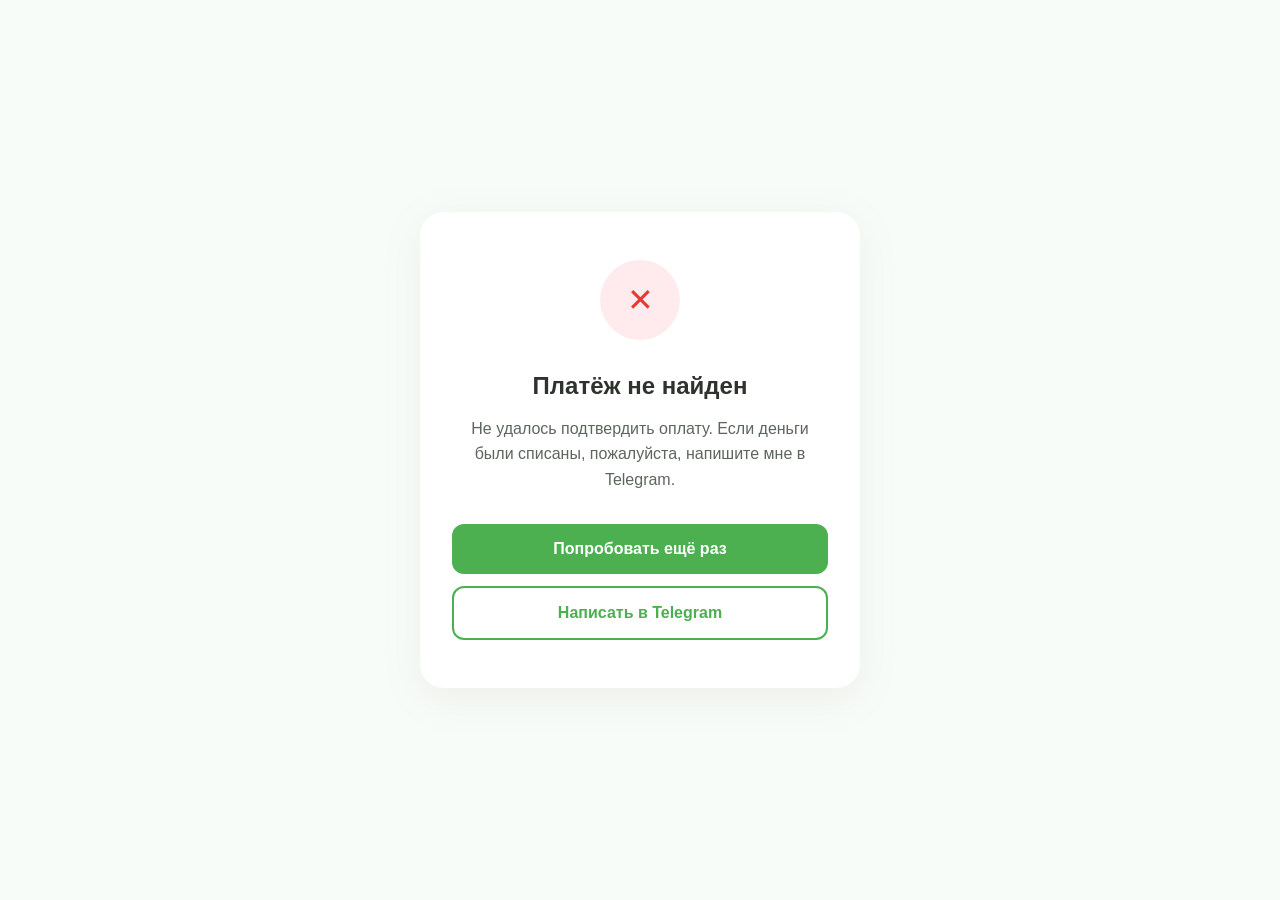
<file: frontend/payment-check.html>
<!DOCTYPE html>
<html lang="ru">
<head>
  <meta charset="UTF-8">
  <meta name="viewport" content="width=device-width, initial-scale=1.0">
  <meta http-equiv="Content-Security-Policy" content="default-src 'self'; script-src 'self' 'unsafe-inline'; style-src 'self' 'unsafe-inline' https://fonts.googleapis.com; font-src 'self' https://fonts.gstatic.com data:; img-src 'self' data: https:; connect-src 'self' https://api.yookassa.ru; frame-src 'self' https://yookassa.ru; base-uri 'self'; form-action 'self'; frame-ancestors 'self'; object-src 'none'">
  <meta name="referrer" content="strict-origin-when-cross-origin">
  <title>Проверка оплаты — Екатерина Князькова</title>
  <link rel="preconnect" href="https://fonts.googleapis.com">
  <link href="https://fonts.googleapis.com/css2?family=Sora:wght@300;400;500;600;700&display=swap" rel="stylesheet">
  <style>
    :root {
      --primary: #4CAF50;
      --primary-hover: #43A047;
      --bg-soft: #f8fcf8;
      --text: #2e332e;
      --text-muted: #5c665c;
      --success: #4CAF50;
      --error: #e53935;
    }
    * { margin: 0; padding: 0; box-sizing: border-box; }
    body {
      font-family: 'Sora', sans-serif;
      min-height: 100vh;
      display: flex;
      align-items: center;
      justify-content: center;
      background-color: var(--bg-soft);
      color: var(--text);
      padding: 20px;
    }
    .container {
      background: white;
      border-radius: 24px;
      padding: 48px 32px;
      max-width: 440px;
      width: 100%;
      text-align: center;
      box-shadow: 0 10px 40px rgba(138, 123, 106, 0.1);
    }
    .status-icon {
      width: 80px; height: 80px;
      margin: 0 auto 32px;
      border-radius: 50%;
      display: flex; align-items: center; justify-content: center;
      font-size: 32px;
    }
    .status-icon.loading {
      border: 4px solid #f3f3f3;
      border-top: 4px solid var(--primary);
      animation: spin 1s linear infinite;
    }
    .status-icon.success { background: #e8f5e9; color: var(--success); }
    .status-icon.error { background: #ffebee; color: var(--error); }
    
    @keyframes spin { 0% { transform: rotate(0deg); } 100% { transform: rotate(360deg); } }
    
    h1 { font-size: 24px; font-weight: 600; margin-bottom: 16px; color: var(--text); }
    p { font-size: 16px; line-height: 1.6; color: var(--text-muted); margin-bottom: 32px; }
    
    .btn {
      display: block; width: 100%;
      padding: 16px; border-radius: 12px;
      text-decoration: none; font-weight: 600;
      transition: all 0.3s ease;
      font-size: 16px; border: none; cursor: pointer;
    }
    .btn-primary { background: var(--primary); color: white; }
    .btn-primary:hover { background: var(--primary-hover); transform: translateY(-2px); }
    .btn-outline { border: 2px solid var(--primary); color: var(--primary); background: transparent; }
    .btn-outline:hover { background: var(--bg-soft); }
    
    .hidden { display: none; }
    .actions { display: flex; flex-direction: column; gap: 12px; }
  </style>
</head>
<body>

<div class="container">
  <!-- Ожидание -->
  <div id="state-loading">
    <div class="status-icon loading"></div>
    <h1>Проверяем платёж</h1>
    <p>Это займёт всего несколько секунд. Пожалуйста, не закрывайте страницу.</p>
  </div>

  <!-- Успех -->
  <div id="state-success" class="hidden">
    <div class="status-icon success">✓</div>
    <h1>Оплата принята!</h1>
    <p>Запись успешно оформлена. Мы отправили подтверждение вам на почту и в мессенджеры.</p>
    <a href="index.html" class="btn btn-primary">Вернуться на сайт</a>
  </div>

  <!-- Ошибка -->
  <div id="state-error" class="hidden">
    <div class="status-icon error">✕</div>
    <h1 id="error-title">Платёж не найден</h1>
    <p id="error-desc">Не удалось подтвердить оплату. Если деньги были списаны, пожалуйста, напишите мне в Telegram.</p>
    <div class="actions">
      <a href="index.html#payment" class="btn btn-primary">Попробовать ещё раз</a>
      <a href="https://t.me/Ekaterina_K" target="_blank" class="btn btn-outline">Написать в Telegram</a>
    </div>
  </div>
</div>

<script src="js/config.js"></script>
<script>
  const params = new URLSearchParams(window.location.search);
  const paymentId = params.get('payment_id');
  const token = params.get('token');

  let attempts = 0;
  const maxAttempts = 10;

  function showState(state) {
    ['loading', 'success', 'error'].forEach(s => {
      document.getElementById('state-' + s).classList.toggle('hidden', s !== state);
    });
  }

  async function checkStatus() {
    if (!paymentId) {
      showState('error');
      return;
    }

    try {
      const response = await fetch(`${BACKEND_URL}/api/payments/${paymentId}?token=${token}`);
      const data = await response.json();

      if (data.success && data.payment) {
        const status = data.payment.status;

        if (status === 'succeeded') {
          showState('success');
          // Через 5 секунд редирект на главную с параметром успеха
          setTimeout(() => {
            window.location.href = 'index.html?payment_success=true';
          }, 5000);
          return;
        }

        if (status === 'canceled' || status === 'expired') {
          document.getElementById('error-title').textContent = 'Платёж отменён';
          document.getElementById('error-desc').textContent = 'Срок ожидания оплаты истёк или транзакция была отклонена.';
          showState('error');
          return;
        }
      }

      // Если всё еще в процессе, пробуем снова
      attempts++;
      if (attempts < maxAttempts) {
        setTimeout(checkStatus, 3000);
      } else {
        document.getElementById('error-title').textContent = 'Оплата задерживается';
        document.getElementById('error-desc').textContent = 'Платёж обрабатывается дольше обычного. Как только он пройдёт, вы получите уведомление.';
        showState('error');
      }

    } catch (err) {
      console.error('Ошибка проверки:', err);
      showState('error');
    }
  }

  // Запуск
  checkStatus();
</script>
</body>
</html>
</file>
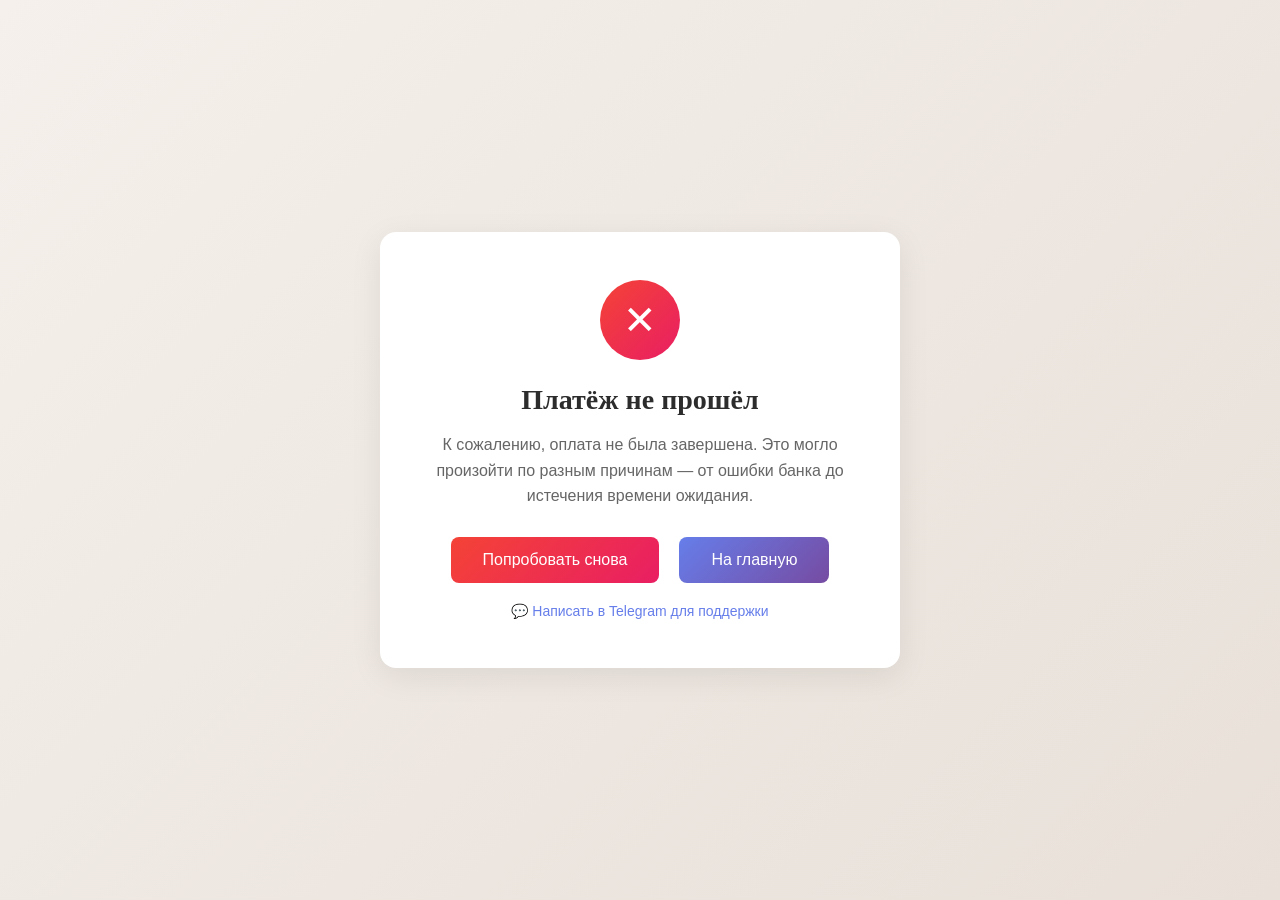
<file: frontend/payment-failed.html>
<!DOCTYPE html>
<html lang="ru">
<head>
  <meta charset="UTF-8">
  <meta name="viewport" content="width=device-width, initial-scale=1.0">
  <meta http-equiv="Content-Security-Policy" content="default-src 'self'; script-src 'self' 'unsafe-inline'; style-src 'self' 'unsafe-inline' https://fonts.googleapis.com; font-src 'self' https://fonts.gstatic.com data:; img-src 'self' data: https:; connect-src 'self' https://api.yookassa.ru; frame-src 'self' https://yookassa.ru; base-uri 'self'; form-action 'self'; frame-ancestors 'self'; object-src 'none'">
  <meta name="referrer" content="strict-origin-when-cross-origin">
  <meta http-equiv="X-Content-Type-Options" content="nosniff">
  <meta http-equiv="X-Frame-Options" content="SAMEORIGIN">
  <title>Ошибка оплаты</title>
  <meta name="robots" content="noindex, nofollow">
  <link rel="preconnect" href="https://fonts.googleapis.com">
  <link href="https://fonts.googleapis.com/css2?family=Sora:wght@300;400;500;600;700&display=swap" rel="stylesheet">
  <style>
    * { margin: 0; padding: 0; box-sizing: border-box; }
    body {
      font-family: 'Sora', sans-serif;
      min-height: 100vh;
      display: flex;
      align-items: center;
      justify-content: center;
      padding: 40px 20px;
      background: linear-gradient(135deg, #f5f0eb 0%, #e8e0d9 100%);
    }
    .card {
      background: white;
      border-radius: 16px;
      padding: 48px 40px;
      max-width: 520px;
      width: 100%;
      text-align: center;
      box-shadow: 0 8px 32px rgba(0,0,0,0.08);
    }
    .icon {
      width: 80px; height: 80px;
      margin: 0 auto 24px;
      border-radius: 50%;
      display: flex; align-items: center; justify-content: center;
      font-size: 40px; color: white;
      background: linear-gradient(135deg, #f44336, #e91e63);
    }    h1 { font-family: 'Sora', serif; font-size: 28px; font-weight: 700; color: #2c2c2c; margin-bottom: 16px; }
    p { font-size: 16px; line-height: 1.6; color: #666; margin-bottom: 24px; }
    .payment-details {
      background: #f9f6f3;
      border-radius: 8px;
      padding: 16px;
      margin-bottom: 24px;
      text-align: left;
    }
    .payment-details .row {
      display: flex;
      justify-content: space-between;
      padding: 6px 0;
      font-size: 14px;
    }
    .payment-details .row span:first-child { color: #888; }
    .payment-details .row strong { color: #333; }
    .btn {
      display: inline-block; color: white; padding: 14px 32px; border-radius: 8px;
      text-decoration: none; font-weight: 500; transition: transform 0.2s, box-shadow 0.2s;
      border: none; cursor: pointer; font-size: 16px; margin: 4px;
    }
    .btn.primary { background: linear-gradient(135deg,#667eea,#764ba2); }
    .btn.primary:hover { transform: translateY(-2px); box-shadow: 0 6px 20px rgba(102,126,234,0.4); }
    .btn.error { background: linear-gradient(135deg,#f44336,#e91e63); }
    .btn.error:hover { transform: translateY(-2px); box-shadow: 0 6px 20px rgba(244,67,54,0.4); }
    .support-link {
      display: inline-flex;
      align-items: center;
      gap: 6px;
      color: #667eea;
      text-decoration: none;
      font-size: 14px;
      margin-top: 16px;
    }
    .support-link:hover { text-decoration: underline; }
  </style>
</head>
<body>

<div class="card">
  <div class="icon">✕</div>
  <h1>Платёж не прошёл</h1>
  <p>К сожалению, оплата не была завершена. Это могло произойти по разным причинам — от ошибки банка до истечения времени ожидания.</p>

  <div class="payment-details" id="details" style="display:none;">
    <div class="row"><span>Статус:</span><strong id="detail-status">—</strong></div>
    <div class="row"><span>Сумма:</span><strong id="detail-amount">—</strong></div>
    <div class="row"><span>ID платежа:</span><strong id="detail-id">—</strong></div>
  </div>

  <div style="display:flex;gap:12px;justify-content:center;flex-wrap:wrap;">
    <button type="button" class="btn error" id="retry-btn">Попробовать снова</button>
    <a href="index.html" class="btn primary">На главную</a>
  </div>

  <a href="https://t.me/Ekaterina_K" target="_blank" class="support-link">
    💬 Написать в Telegram для поддержки
  </a>
</div>

<script>
  const urlParams = new URLSearchParams(window.location.search);
  const paymentId = urlParams.get('payment_id');
  const paymentToken = urlParams.get('token');
  const reason = urlParams.get('reason');
  const retryBtn = document.getElementById('retry-btn');
  let paymentDetails = null;
  let bookingDraft = null;

  const reasonMap = {
    cancelled: {
      title: 'Оплата отменена',
      text: 'Вы не завершили оплату. Попробуйте выбрать время и оплатить запись ещё раз.'
    },
    canceled: {
      title: 'Оплата отменена',
      text: 'Платёж был отменён. Вы можете попробовать снова.'
    },
    expired: {
      title: 'Время оплаты истекло',
      text: 'Сессия оплаты истекла до завершения платежа. Попробуйте начать запись заново.'
    },
    pending: {
      title: 'Оплата не подтверждена',
      text: 'Мы не получили подтверждение оплаты вовремя. Если деньги списались, свяжитесь с нами.'
    },
    check_failed: {
      title: 'Не удалось проверить оплату',
      text: 'Сервер не смог подтвердить статус платежа. Попробуйте открыть страницу позже или свяжитесь с нами.'
    },
    connection_error: {
      title: 'Ошибка соединения',
      text: 'Не удалось связаться с сервером для проверки оплаты. Попробуйте позже.'
    },
    booking_lost: {
      title: 'Данные записи не найдены',
      text: 'Оплата могла пройти, но данные выбранного слота не сохранились в браузере. Свяжитесь с нами, если деньги списались.'
    },
    booking_confirm_failed: {
      title: 'Оплата прошла, но запись не подтверждена',
      text: 'Мы не смогли завершить запись после оплаты. Если деньги списались, напишите нам в Telegram.'
    },
    slot_taken_after_payment: {
      title: 'Слот уже занят',
      text: 'Пока проходила оплата, кто-то успел занять это время. Нужно выбрать другой слот или связаться с нами по вопросу возврата.'
    },
    duplicate_group_booking: {
      title: 'Место уже забронировано',
      text: 'На этот групповой тренинг уже есть запись с этими контактами. Если нужно изменить запись, напишите нам в Telegram.'
    }
  };

  if (reason && reasonMap[reason]) {
    document.querySelector('h1').textContent = reasonMap[reason].title;
    document.querySelector('.card > p').textContent = reasonMap[reason].text;
  }

  function getDraft(paymentId) {
    try {
      const drafts = JSON.parse(sessionStorage.getItem('payment_booking_drafts') || '{}');
      return drafts[paymentId] || null;
    } catch (error) {
      return null;
    }
  }

  function saveDraft(paymentId, draft) {
    try {
      const drafts = JSON.parse(sessionStorage.getItem('payment_booking_drafts') || '{}');
      drafts[paymentId] = draft;
      sessionStorage.setItem('payment_booking_drafts', JSON.stringify(drafts));
    } catch (error) {
      // noop
    }
  }

  function clearDraft(paymentId) {
    try {
      const drafts = JSON.parse(sessionStorage.getItem('payment_booking_drafts') || '{}');
      if (!drafts[paymentId]) return;
      delete drafts[paymentId];
      sessionStorage.setItem('payment_booking_drafts', JSON.stringify(drafts));
    } catch (error) {
      // noop
    }
  }

  async function discardPaymentIfPossible() {
    if (!paymentId || !paymentToken) return;

    try {
      await fetch(`/api/payments/${encodeURIComponent(paymentId)}/discard`, {
        method: 'POST',
        headers: { 'Content-Type': 'application/json' },
        body: JSON.stringify({ token: paymentToken })
      });
    } catch (error) {
      // noop
    }
  }

  bookingDraft = paymentId ? getDraft(paymentId) : null;

  async function retryPayment() {
    const amount = bookingDraft?.amount || paymentDetails?.amount || null;
    const description = bookingDraft?.description || bookingDraft?.serviceName || paymentDetails?.description || 'Консультация психолога';

    if (!amount) {
      window.location.href = 'index.html#payment';
      return;
    }

    retryBtn.disabled = true;
    retryBtn.textContent = 'Перенаправляем...';

    try {
      const response = await fetch('/api/create-payment', {
        method: 'POST',
        headers: { 'Content-Type': 'application/json' },
        body: JSON.stringify({
          amount,
          description,
          customerEmail: bookingDraft?.customerEmail || '',
          customerName: bookingDraft?.customerName || '',
          customerPhone: bookingDraft?.customerPhone || '',
          serviceId: bookingDraft?.serviceId || '',
          serviceName: bookingDraft?.serviceName || description,
          sessionDate: bookingDraft?.sessionDate || '',
          sessionTime: bookingDraft?.sessionTime || '',
          sessionDatetime: bookingDraft?.sessionDatetime || '',
          comment: bookingDraft?.comment || '',
          orderId: `retry_${Date.now()}`
        })
      });

      const data = await response.json().catch(() => null);
      if (!response.ok || !data?.success || !data?.confirmationUrl) {
        throw new Error(data?.error || `HTTP ${response.status}`);
      }

      if (bookingDraft) {
        saveDraft(data.paymentId, {
          ...bookingDraft,
          token: data.statusToken || '',
          amount,
          description
        });
        if (paymentId) clearDraft(paymentId);
      }

      window.location.href = data.confirmationUrl;
    } catch (error) {
      retryBtn.disabled = false;
      retryBtn.textContent = 'Попробовать снова';
      alert('Не удалось заново открыть оплату в ЮKassa. Попробуйте ещё раз или начните запись заново.');
    }
  }

  if (retryBtn) {
    retryBtn.addEventListener('click', retryPayment);
  }

  if (paymentId) {
    const params = new URLSearchParams();
    if (paymentToken) params.set('token', paymentToken);

    fetch(`/api/payment/${encodeURIComponent(paymentId)}?${params.toString()}`)
      .then(res => res.json())
      .then(data => {
        if (data.success && data.payment) {
          const p = data.payment;
          paymentDetails = p;
          document.getElementById('detail-status').textContent = p.status || '—';
          document.getElementById('detail-amount').textContent = p.amount ? `${p.amount} ₽` : '—';
          document.getElementById('detail-id').textContent = p.id || '—';
          document.getElementById('details').style.display = 'block';

          if (p.status === 'canceled' || p.status === 'expired') {
            discardPaymentIfPossible();
          }
        }
      })
      .catch(() => {
        // Не показываем детали если ошибка
      });
  }

  if (reason === 'cancelled' || reason === 'canceled' || reason === 'expired') {
    discardPaymentIfPossible();
  }
</script>
</body>
</html>
</file>
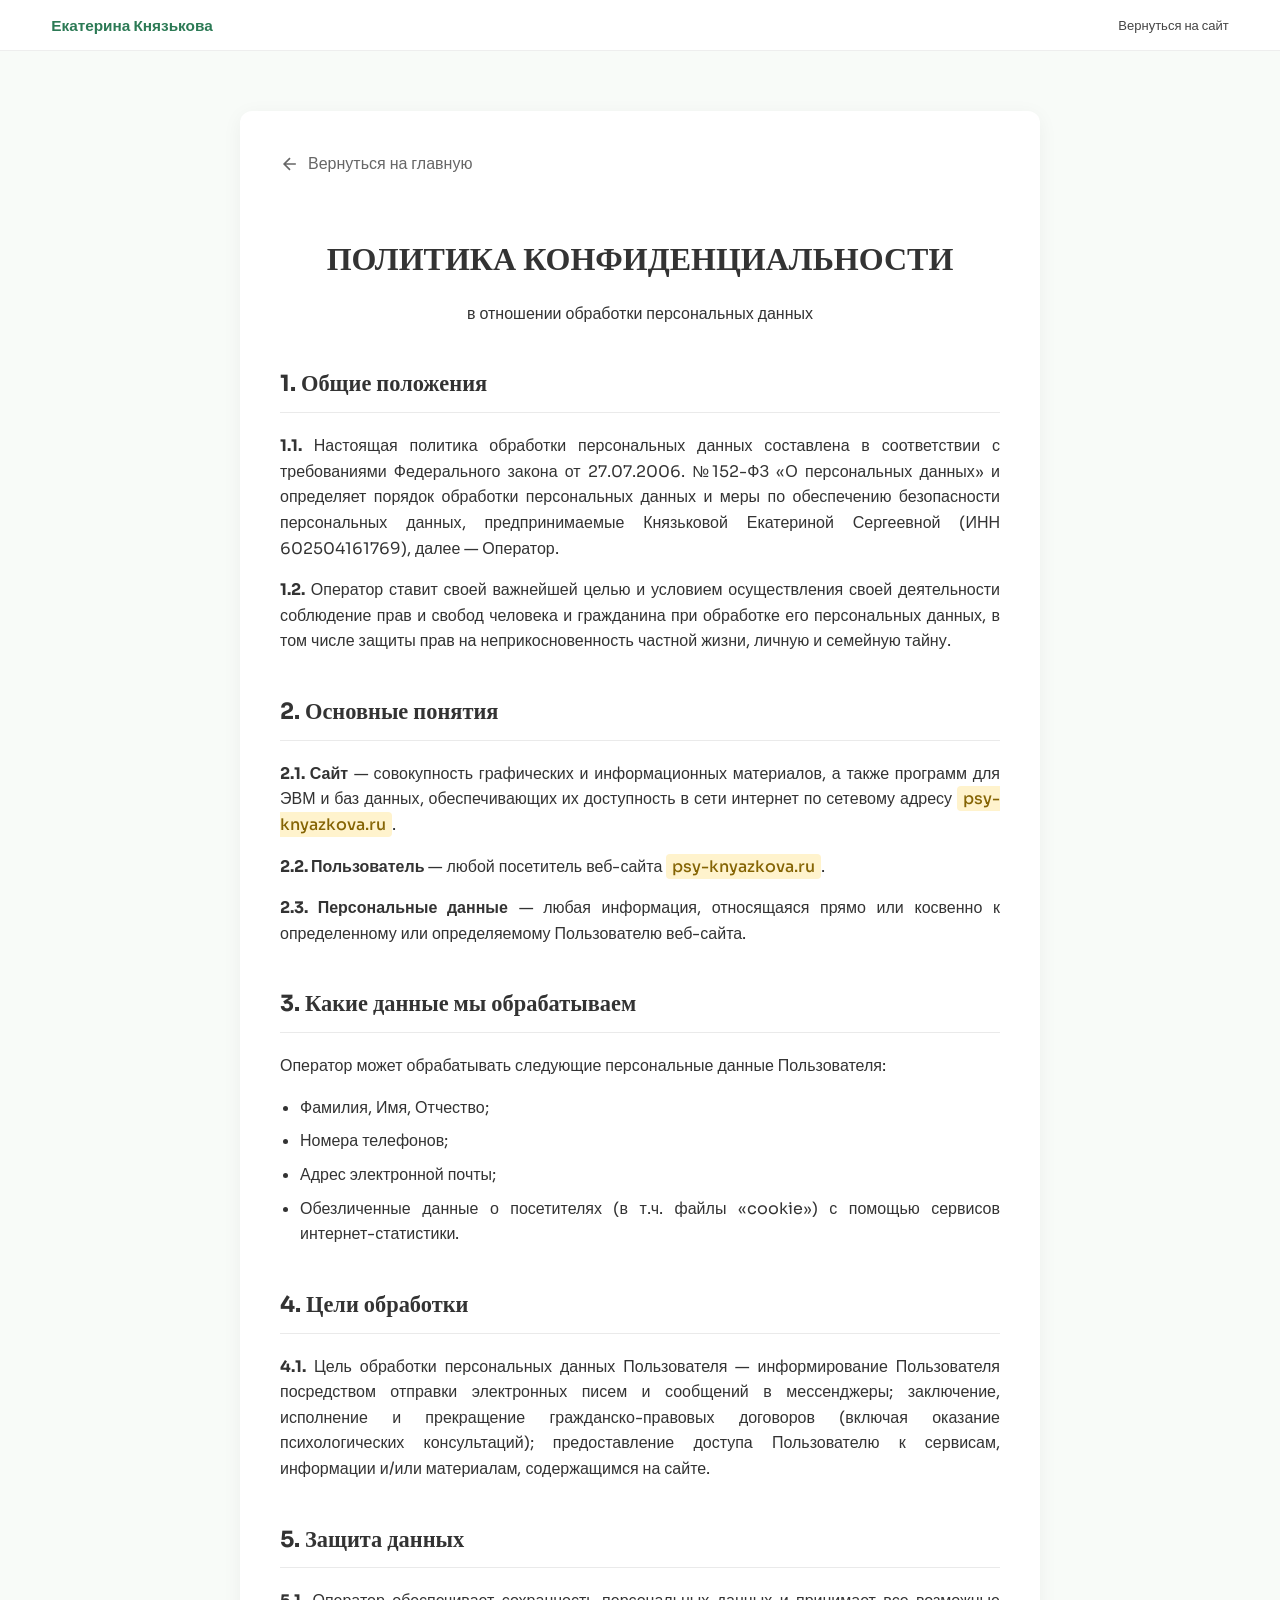
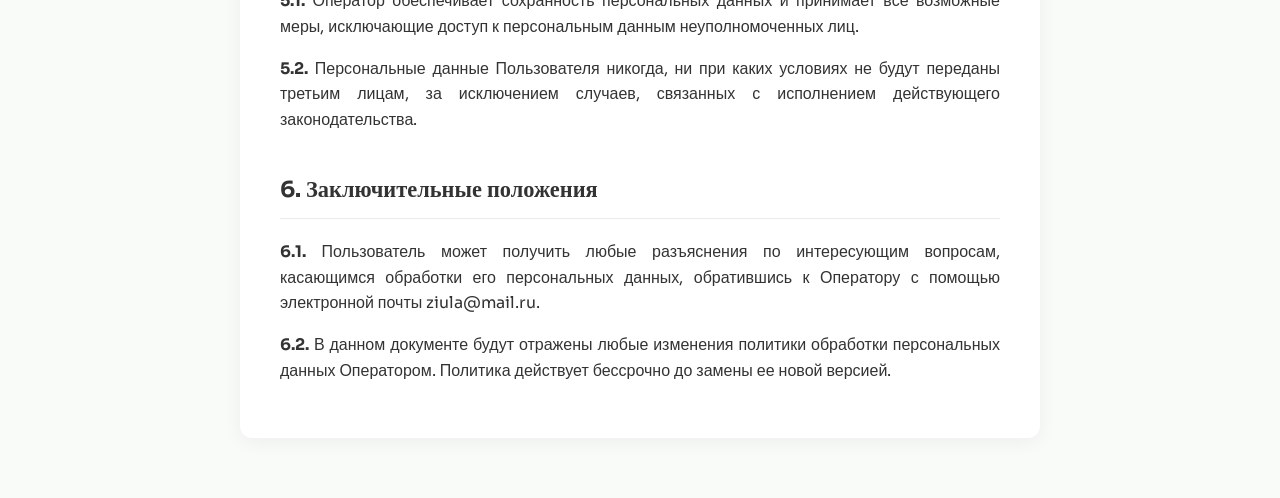
<file: frontend/privacy.html>
<!DOCTYPE html>
<html lang="ru">
<head>
  <meta charset="UTF-8">
  <meta name="viewport" content="width=device-width, initial-scale=1.0">
  <title>Политика конфиденциальности — Екатерина Князькова</title>
  <meta name="description" content="Политика конфиденциальности и обработки персональных данных при оказании психологических услуг.">
  <link rel="stylesheet" href="css/styles.css">
  <link rel="preconnect" href="https://fonts.googleapis.com">
  <link href="https://fonts.googleapis.com/css2?family=Sora:wght@300;400;500;600;700&display=swap" rel="stylesheet">
  <style>
    .legal-doc-section { padding: 60px 0; font-family: 'Sora', sans-serif; color: #333; line-height: 1.6; }
    .legal-doc-content { max-width: 800px; margin: 0 auto; background: #fff; padding: 40px; border-radius: 12px; box-shadow: 0 4px 20px rgba(0,0,0,0.05); }
    .legal-doc-content h1 { font-family: 'Sora', serif; font-size: 2rem; text-align: center; margin-bottom: 10px; }
    .legal-doc-content h2 { font-family: 'Sora', serif; font-size: 1.4rem; margin-top: 40px; margin-bottom: 20px; border-bottom: 1px solid #eaeaea; padding-bottom: 10px; }
    .legal-doc-content p { margin-bottom: 15px; text-align: justify; }
    .legal-doc-content ul { margin-bottom: 15px; padding-left: 20px; }
    .legal-doc-content li { margin-bottom: 8px; text-align: justify; }
    .back-link { display: inline-flex; align-items: center; gap: 8px; margin-bottom: 30px; color: #666; text-decoration: none; font-weight: 500; transition: color 0.2s; }
    .back-link:hover { color: #333; }
    .highlight-domain { background-color: #fff3cd; padding: 2px 6px; border-radius: 4px; font-weight: 500; color: #856404; }
    @media (max-width: 768px) { .legal-doc-content { padding: 20px; } }
  </style>
</head>
<body>

<header class="header">
  <div class="container header-inner">
    <div class="logo">
      <span>Екатерина Князькова</span>
    </div>
    <nav id="main-nav">
      <a href="index.html">Вернуться на сайт</a>
    </nav>
  </div>
</header>

<section class="legal-doc-section">
  <div class="container">
    <div class="legal-doc-content">
      <a href="index.html" class="back-link">
        <svg width="20" height="20" viewBox="0 0 24 24" fill="none" stroke="currentColor" stroke-width="2"><path d="M19 12H5M12 19l-7-7 7-7"/></svg>
        Вернуться на главную
      </a>

      <h1>ПОЛИТИКА КОНФИДЕНЦИАЛЬНОСТИ</h1>
      <p style="text-align: center; font-weight: 500; margin-bottom: 40px;">в отношении обработки персональных данных</p>

      <h2>1. Общие положения</h2>
      <p><strong>1.1.</strong> Настоящая политика обработки персональных данных составлена в соответствии с требованиями Федерального закона от 27.07.2006. №152-ФЗ «О персональных данных» и определяет порядок обработки персональных данных и меры по обеспечению безопасности персональных данных, предпринимаемые Князьковой Екатериной Сергеевной (ИНН 602504161769), далее — Оператор.</p>
      <p><strong>1.2.</strong> Оператор ставит своей важнейшей целью и условием осуществления своей деятельности соблюдение прав и свобод человека и гражданина при обработке его персональных данных, в том числе защиты прав на неприкосновенность частной жизни, личную и семейную тайну.</p>

      <h2>2. Основные понятия</h2>
      <p><strong>2.1. Сайт</strong> — совокупность графических и информационных материалов, а также программ для ЭВМ и баз данных, обеспечивающих их доступность в сети интернет по сетевому адресу <span class="highlight-domain">psy-knyazkova.ru</span>.</p>
      <p><strong>2.2. Пользователь</strong> — любой посетитель веб-сайта <span class="highlight-domain">psy-knyazkova.ru</span>.</p>
      <p><strong>2.3. Персональные данные</strong> — любая информация, относящаяся прямо или косвенно к определенному или определяемому Пользователю веб-сайта.</p>

      <h2>3. Какие данные мы обрабатываем</h2>
      <p>Оператор может обрабатывать следующие персональные данные Пользователя:</p>
      <ul>
        <li>Фамилия, Имя, Отчество;</li>
        <li>Номера телефонов;</li>
        <li>Адрес электронной почты;</li>
        <li>Обезличенные данные о посетителях (в т.ч. файлы «cookie») с помощью сервисов интернет-статистики.</li>
      </ul>

      <h2>4. Цели обработки</h2>
      <p><strong>4.1.</strong> Цель обработки персональных данных Пользователя — информирование Пользователя посредством отправки электронных писем и сообщений в мессенджеры; заключение, исполнение и прекращение гражданско-правовых договоров (включая оказание психологических консультаций); предоставление доступа Пользователю к сервисам, информации и/или материалам, содержащимся на сайте.</p>

      <h2>5. Защита данных</h2>
      <p><strong>5.1.</strong> Оператор обеспечивает сохранность персональных данных и принимает все возможные меры, исключающие доступ к персональным данным неуполномоченных лиц.</p>
      <p><strong>5.2.</strong> Персональные данные Пользователя никогда, ни при каких условиях не будут переданы третьим лицам, за исключением случаев, связанных с исполнением действующего законодательства.</p>

      <h2>6. Заключительные положения</h2>
      <p><strong>6.1.</strong> Пользователь может получить любые разъяснения по интересующим вопросам, касающимся обработки его персональных данных, обратившись к Оператору с помощью электронной почты ziula@mail.ru.</p>
      <p><strong>6.2.</strong> В данном документе будут отражены любые изменения политики обработки персональных данных Оператором. Политика действует бессрочно до замены ее новой версией.</p>
    </div>
  </div>
</section>
</body>
</html>
</file>
<file: css/styles.css>
*, *::before, *::after { box-sizing: border-box; }

:root {
  --green-dark:   #1f5f44;
  --green-mid:    #2c7a55;
  --green-light:  #eef6f0;
  --green-border: #c5e0d0;
  --green-hover:  #d6eddf;
  --text:         #333;
  --text-muted:   #666;
  --bg:           #f8fbf8;
  --white:        #ffffff;
  --shadow-sm:    0 4px 16px rgba(0,0,0,0.07);
  --shadow-md:    0 8px 32px rgba(0,0,0,0.10);
  --shadow-lg:    0 20px 60px rgba(0,0,0,0.15);
  --radius-sm:    8px;
  --radius-md:    12px;
  --radius-lg:    18px;
  --radius-pill:  30px;
}

html { font-size: 16px; }

body {
  font-family: 'Sora', sans-serif;
  background: var(--bg);
  margin: 0;
  color: var(--text);
  line-height: 1.65;
  -webkit-font-smoothing: antialiased;
}

.container {
  width: min(92%, 1280px);
  margin: auto;
}

.narrow {
  width: min(92%, 780px);
  margin: auto;
}

.header {
  background: var(--white);
  border-bottom: 1px solid #eee;
  position: sticky;
  top: 0;
  z-index: 100;
}

.header-inner {
  display: flex;
  justify-content: space-between;
  align-items: center;
  padding: 12px 0;
}

.logo {
  display: flex;
  align-items: center;
  gap: 16px;
  color: var(--green-mid);
  font-weight: 600;
  font-size: clamp(15px, 1.2vw, 19px);
  text-decoration: none;
}

.logo img {
  width: clamp(28px, 3vw, 38px);
  height: clamp(28px, 3vw, 38px);
  object-fit: contain;
  mix-blend-mode: multiply;
}

nav a {
  margin-left: clamp(14px, 1.5vw, 28px);
  text-decoration: none;
  color: #444;
  font-size: clamp(13px, 1vw, 16px);
  transition: color 0.2s;
}

nav a:hover,
nav a.active { color: var(--green-mid); font-weight: 500; }

.hero { padding: clamp(60px, 8vw, 120px) 0; }

.hero-grid {
  display: grid;
  grid-template-columns: 1fr 1fr;
  gap: clamp(40px, 5vw, 80px);
  align-items: center;
  text-align: center;
}

.hero-text h1 {
  font-family: 'Sora', serif;
  font-size: clamp(36px, 4vw, 62px);
  color: var(--green-dark);
  margin: 0 0 20px;
  line-height: 1.12;
}

.subtitle {
  margin: 0 0 36px;
  font-size: clamp(16px, 1.3vw, 20px);
  color: #555;
}

.hero-image img {
  width: 100%;
  border-radius: var(--radius-lg);
  box-shadow: var(--shadow-lg);
  object-fit: cover;
  aspect-ratio: 4/5;
}

.primary-btn {
  display: inline-block;
  padding: clamp(12px, 1vw, 16px) clamp(24px, 2vw, 36px);
  background: var(--green-mid);
  color: var(--white);
  border-radius: var(--radius-pill);
  text-decoration: none;
  font-weight: 500;
  font-size: clamp(14px, 1vw, 16px);
  border: none;
  cursor: pointer;
  transition: background 0.2s, transform 0.15s;
}

.primary-btn:hover { background: var(--green-dark); transform: translateY(-1px); }
.primary-btn:disabled { background: #b0ccbc; cursor: not-allowed; transform: none; }

.secondary-btn {
  padding: clamp(11px, 1vw, 14px) clamp(20px, 1.5vw, 28px);
  background: var(--green-light);
  color: var(--green-mid);
  border: none;
  border-radius: var(--radius-pill);
  font-size: clamp(14px, 1vw, 16px);
  font-weight: 500;
  cursor: pointer;
  transition: background 0.2s;
}

.secondary-btn:hover { background: var(--green-hover); }

.section {
  padding: clamp(60px, 7vw, 110px) 0;
  text-align: center;
}

.section-soft { background: var(--green-light); }

.section h2 {
  font-family: 'Sora', serif;
  color: var(--green-dark);
  font-size: clamp(26px, 3vw, 44px);
  margin: 0 0 16px;
}

.section > .container > p,
.section > .narrow > p {
  font-size: clamp(15px, 1.1vw, 18px);
  color: var(--text-muted);
  margin: 0 0 40px;
}

.cards {
  display: grid;
  grid-template-columns: repeat(auto-fit, minmax(220px, 1fr));
  gap: clamp(16px, 2vw, 28px);
  margin-top: 48px;
  text-align: left;
}

.card {
  background: var(--white);
  padding: clamp(20px, 2vw, 32px);
  border-radius: var(--radius-md);
  box-shadow: var(--shadow-sm);
  transition: transform 0.2s, box-shadow 0.2s;
}

.card:hover { transform: translateY(-4px); box-shadow: var(--shadow-md); }


.card h3 {
  color: var(--green-dark);
  margin: 0 0 10px;
  font-size: clamp(16px, 1.2vw, 19px);
}

.card p { color: var(--text-muted); font-size: clamp(14px, 1vw, 16px); margin: 0; }

.diplomas-scroll-wrap {
  position: relative;
  margin-top: 48px;
}

.diplomas-scroll {
  display: flex;
  gap: clamp(16px, 2vw, 24px);
  overflow-x: auto;
  scroll-snap-type: x mandatory;
  -webkit-overflow-scrolling: touch;
  scrollbar-width: none;
  padding-bottom: 8px;
}

.diplomas-scroll::-webkit-scrollbar { display: none; }

.diploma-nav {
  position: absolute;
  top: 50%;
  transform: translateY(-50%);
  width: 44px;
  height: 44px;
  border-radius: 50%;
  background: var(--white);
  border: 2px solid var(--green-border);
  color: var(--green-mid);
  font-size: 26px;
  line-height: 1;
  cursor: pointer;
  display: flex;
  align-items: center;
  justify-content: center;
  box-shadow: var(--shadow-sm);
  transition: background 0.2s, border-color 0.2s;
  z-index: 2;
}

.diploma-nav:hover { background: var(--green-light); border-color: var(--green-mid); }
.diploma-prev { left: -56px; transition: opacity 0.3s; }
.diploma-next { right: -56px; transition: opacity 0.3s; }

.diploma-item {
  flex: 0 0 clamp(220px, 26vw, 300px);
  scroll-snap-align: start;
  background: var(--white);
  border-radius: var(--radius-md);
  overflow: hidden;
  box-shadow: var(--shadow-sm);
  cursor: pointer;
  transition: transform 0.2s, box-shadow 0.2s;
  display: flex;
  flex-direction: column;
  text-align: left;
}

.diploma-item:hover { transform: translateY(-4px); box-shadow: var(--shadow-md); }

.diploma-canvas-wrap {
  width: 100%;
  background: #f0f0f0;
  display: flex;
  align-items: center;
  justify-content: center;
  min-height: 180px;
  overflow: hidden;
}

.diploma-canvas {
  width: 100%;
  height: auto;
  display: block;
}

.diploma-caption {
  padding: 12px 14px;
  font-size: 12px;
  color: var(--text-muted);
  line-height: 1.5;
  margin: 0;
}

.diploma-lightbox {
  position: fixed;
  inset: 0;
  z-index: 650;
  background: rgba(0,0,0,0.88);
  display: flex;
  align-items: center;
  justify-content: center;
  flex-direction: column;
  padding: 24px;
  animation: fadeIn 0.2s ease;
}

.diploma-lightbox.hidden { display: none; }

.lb-canvas-wrap {
  max-width: min(92vw, 1100px);
  max-height: calc(100vh - 120px);
  display: flex;
  align-items: center;
  justify-content: center;
  overflow: hidden;
}

.lb-title {
  position: absolute;
  left: 50%;
  bottom: 24px;
  transform: translateX(-50%);
  width: min(92vw, 900px);
  margin: 0;
  color: rgba(255,255,255,0.92);
  text-align: center;
  font-size: 14px;
  line-height: 1.5;
}

.lb-close,
.lb-nav {
  position: absolute;
  border: none;
  border-radius: 999px;
  background: rgba(255,255,255,0.12);
  color: var(--white);
  cursor: pointer;
  display: flex;
  align-items: center;
  justify-content: center;
  transition: background 0.2s, transform 0.2s;
}

.lb-close:hover,
.lb-nav:hover {
  background: rgba(255,255,255,0.2);
  transform: translateY(-1px);
}

.lb-close {
  top: 18px;
  right: 18px;
  width: 42px;
  height: 42px;
  font-size: 22px;
}

.lb-nav {
  top: 50%;
  width: 48px;
  height: 48px;
  font-size: 30px;
  transform: translateY(-50%);
}

.lb-prev { left: 18px; }
.lb-next { right: 18px; }

.payment-section {
  background: var(--green-light);
  position: relative;
  overflow: hidden;
}

.payment-section::before {
  content: '';
  position: absolute;
  inset: 0;
  background:
    radial-gradient(ellipse 60% 50% at 90% 20%, rgba(44,122,85,0.08) 0%, transparent 70%),
    radial-gradient(ellipse 50% 60% at 10% 80%, rgba(44,122,85,0.06) 0%, transparent 70%);
  pointer-events: none;
}

.payment-section .narrow {
  position: relative;
  z-index: 1;
}

.booking-steps {
  display: flex;
  align-items: flex-start;
  justify-content: center;
  margin: 36px auto 32px;
  max-width: 340px;
}

.step {
  display: flex;
  flex-direction: column;
  align-items: center;
  gap: 8px;
  opacity: 0.4;
  transition: opacity 0.3s;
  min-width: 60px;
}

.step.active { opacity: 1; }
.step.done   { opacity: 0.75; }

.step-num {
  width: 40px;
  height: 40px;
  border-radius: 50%;
  background: var(--green-light);
  color: var(--green-mid);
  font-weight: 700;
  font-size: 16px;
  display: flex;
  align-items: center;
  justify-content: center;
  border: 2px solid var(--green-border);
  transition: background 0.3s, border-color 0.3s, color 0.3s;
  flex-shrink: 0;
}

.step.active .step-num { background: var(--green-mid); color: var(--white); border-color: var(--green-mid); }
.step.done .step-num   { background: var(--green-hover); border-color: var(--green-mid); }

.step-label {
  font-size: 12px;
  color: var(--green-dark);
  font-weight: 500;
  white-space: nowrap;
}

.step-line {
  flex: 1;
  height: 2px;
  background: var(--green-border);
  margin: 20px 0 0;
  min-width: 32px;
  max-width: 64px;
}

.booking-card {
  background: var(--white);
  border-radius: var(--radius-lg);
  padding: clamp(24px, 3vw, 48px) clamp(24px, 4vw, 52px);
  box-shadow: var(--shadow-md);
  text-align: left;
}

.booking-step { display: flex; flex-direction: column; }
.booking-step.hidden { display: none; }

.step-title {
  font-family: 'Sora', serif;
  color: var(--green-dark);
  font-size: clamp(18px, 1.5vw, 22px);
  margin: 0 0 28px;
}

.field-group { display: flex; flex-direction: column; gap: 6px; margin-bottom: 20px; }

.field-group label { font-size: 14px; font-weight: 500; color: #444; }
.req { color: #e05a5a; }

.field-group input,
.field-group textarea {
  padding: 13px 16px;
  border: 1.5px solid #dde8e2;
  border-radius: 10px;
  font-size: 15px;
  font-family: 'Sora', sans-serif;
  color: var(--text);
  background: var(--bg);
  transition: border-color 0.2s, box-shadow 0.2s;
  outline: none;
  resize: vertical;
}

.field-group input:focus,
.field-group textarea:focus {
  border-color: var(--green-mid);
  box-shadow: 0 0 0 3px rgba(44,122,85,0.12);
  background: var(--white);
}

.field-group input.error,
.field-group textarea.error { border-color: #e05a5a; }

.field-error { font-size: 12px; color: #e05a5a; display: none; }
.field-error.visible { display: block; }

.feedback-section {
  background: var(--white);
}

.feedback-layout {
  display: grid;
  grid-template-columns: minmax(260px, 0.85fr) minmax(420px, 1.15fr);
  gap: clamp(32px, 5vw, 72px);
  align-items: start;
  text-align: left;
}

.feedback-copy {
  position: sticky;
  top: 96px;
}

.feedback-copy h2 {
  margin-bottom: 18px;
}

.feedback-copy p {
  color: var(--text-muted);
  font-size: clamp(15px, 1.1vw, 18px);
  margin: 0;
}

.feedback-form {
  background: var(--bg);
  border: 1.5px solid #dde8e2;
  border-radius: var(--radius-lg);
  padding: clamp(24px, 3vw, 42px);
  box-shadow: var(--shadow-sm);
}

.feedback-actions {
  display: flex;
  align-items: center;
  gap: 16px;
  flex-wrap: wrap;
  margin-top: 8px;
}

.feedback-status {
  min-height: 22px;
  margin: 0;
  color: var(--text-muted);
  font-size: 14px;
}

.feedback-status.success { color: var(--green-mid); }
.feedback-status.error { color: #b33; }

.rating-options {
  display: flex;
  gap: 10px;
  flex-wrap: wrap;
}

.rating-options label {
  display: inline-flex;
  cursor: pointer;
}

.rating-options input {
  position: absolute;
  opacity: 0;
  pointer-events: none;
}

.rating-options span {
  width: 44px;
  height: 44px;
  border: 1.5px solid var(--green-border);
  border-radius: 50%;
  background: var(--white);
  color: var(--green-dark);
  display: flex;
  align-items: center;
  justify-content: center;
  font-weight: 700;
  transition: background 0.2s, border-color 0.2s, color 0.2s, transform 0.15s;
}

.rating-options input:focus-visible + span,
.rating-options label:hover span {
  border-color: var(--green-mid);
  transform: translateY(-1px);
}

.rating-options input:checked + span {
  background: var(--green-mid);
  border-color: var(--green-mid);
  color: var(--white);
}

.select-wrap { position: relative; }

.select-wrap::after {
  content: '▾';
  position: absolute;
  right: 14px;
  top: 50%;
  transform: translateY(-50%);
  color: var(--green-mid);
  pointer-events: none;
  font-size: 16px;
}

.select-wrap select {
  width: 100%;
  padding: 13px 44px 13px 16px;
  border: 1.5px solid #dde8e2;
  border-radius: 10px;
  font-size: 15px;
  font-family: 'Sora', sans-serif;
  color: var(--text);
  background: var(--bg);
  appearance: none;
  cursor: pointer;
  outline: none;
  transition: border-color 0.2s, box-shadow 0.2s;
}

.select-wrap select:focus {
  border-color: var(--green-mid);
  box-shadow: 0 0 0 3px rgba(44,122,85,0.12);
  background: var(--white);
}

.select-wrap select.error { border-color: #e05a5a; }

.calendar-nav {
  display: flex;
  align-items: center;
  justify-content: space-between;
  margin-bottom: 20px;
}

.cal-month {
  font-weight: 600;
  font-size: 17px;
  color: var(--green-dark);
  text-transform: capitalize;
}

.cal-nav-btn {
  background: var(--green-light);
  border: none;
  border-radius: var(--radius-sm);
  width: 40px;
  height: 40px;
  font-size: 24px;
  color: var(--green-mid);
  cursor: pointer;
  transition: background 0.2s;
  line-height: 1;
  display: flex;
  align-items: center;
  justify-content: center;
}

.cal-nav-btn:hover { background: var(--green-hover); }

.calendar-grid {
  display: grid;
  grid-template-columns: repeat(7, 1fr);
  gap: 6px;
  margin-bottom: 24px;
}

.cal-loading,
.calendar-grid .error {
  grid-column: 1 / -1;
  padding: 40px 20px;
  text-align: center;
  color: var(--text-muted);
  font-size: 14px;
}

.calendar-grid .error {
  color: #e05a5a;
}

.cal-day-name {
  text-align: center;
  font-size: 11px;
  font-weight: 600;
  color: #aaa;
  padding: 4px 0 8px;
  text-transform: uppercase;
}

.cal-day {
  aspect-ratio: 1;
  display: flex;
  align-items: center;
  justify-content: center;
  border-radius: var(--radius-sm);
  font-size: 14px;
  cursor: pointer;
  border: 1.5px solid transparent;
  transition: background 0.15s, border-color 0.15s, color 0.15s;
  background: none;
  color: var(--text);
}

.cal-day.empty    { cursor: default; }
.cal-day.past     { color: #ccc; cursor: not-allowed; }
.cal-day.available{ background: var(--green-light); color: var(--green-dark); font-weight: 500; }
.cal-day.available:hover { background: var(--green-hover); border-color: var(--green-mid); }
.cal-day.selected { background: var(--green-mid); color: var(--white); border-color: var(--green-mid); }
.cal-day.today    { border-color: var(--green-mid); }

.time-slots-wrap { margin-bottom: 16px; }

.slots-hint { color: #aaa; font-size: 14px; text-align: center; margin: 8px 0; }

.time-slots { display: flex; flex-wrap: wrap; gap: 10px; margin-top: 12px; }

.time-slot {
  padding: 10px 20px;
  border-radius: var(--radius-pill);
  border: 1.5px solid var(--green-border);
  background: var(--green-light);
  color: var(--green-dark);
  font-size: 14px;
  font-weight: 500;
  cursor: pointer;
  transition: background 0.15s, border-color 0.15s, color 0.15s;
}

.time-slot:hover    { background: var(--green-hover); border-color: var(--green-mid); }
.time-slot.selected { background: var(--green-mid); color: var(--white); border-color: var(--green-mid); }
.time-slot.busy     { background: #f5f5f5; color: #bbb; border-color: #eee; cursor: not-allowed; text-decoration: line-through; }

.selected-slot-info {
  display: flex;
  align-items: center;
  gap: 10px;
  padding: 14px 20px;
  background: var(--green-light);
  border-radius: 10px;
  color: var(--green-dark);
  font-weight: 500;
  font-size: 14px;
  margin-bottom: 8px;
  border: 1.5px solid var(--green-border);
}

.selected-slot-info.hidden { display: none; }
.slot-icon { font-size: 18px; color: var(--green-mid); }

.step-actions { display: flex; gap: 12px; margin-top: 28px; flex-wrap: wrap; }

.summary-block {
  background: var(--bg);
  border-radius: var(--radius-md);
  padding: 20px 24px;
  margin-bottom: 24px;
  border: 1.5px solid #dde8e2;
}

.summary-row {
  display: flex;
  gap: 16px;
  padding: 10px 0;
  font-size: 15px;
  border-bottom: 1px solid var(--green-light);
  flex-wrap: wrap;
}

.summary-row:last-child { border-bottom: none; }
.summary-row span { color: #888; min-width: 140px; }

.total-row { margin-top: 4px; }
.total-row span, .total-row strong { font-size: 18px; color: var(--green-dark) !important; font-weight: 700; }

.payment-info {
  display: flex;
  flex-direction: column;
  gap: 10px;
  margin-bottom: 24px;
  padding: 20px 24px;
  background: var(--bg);
  border-radius: var(--radius-md);
  border: 1.5px solid #dde8e2;
}

.payment-row { display: flex; gap: 16px; font-size: 15px; flex-wrap: wrap; }
.payment-row span { color: #888; min-width: 140px; }

.payment-sber { display: flex; flex-direction: column; align-items: flex-start; gap: 12px; }

.yoo-btn {
  display: flex;
  align-items: center;
  gap: 12px;
  padding: 15px 32px;
  background: #8b5cf6;
  color: var(--white);
  border: none;
  border-radius: var(--radius-pill);
  font-size: 16px;
  font-weight: 600;
  cursor: pointer;
  transition: background 0.2s, transform 0.15s;
}

.yoo-btn:hover { background: #7c3aed; transform: translateY(-1px); }

.payment-note { color: #888; font-size: 13px; margin: 0; line-height: 1.6; }

.modal-overlay {
  position: fixed;
  inset: 0;
  background: rgba(0,0,0,0.45);
  z-index: 500;
  display: flex;
  align-items: center;
  justify-content: center;
  padding: 20px;
  animation: fadeIn 0.25s ease;
}

.modal-overlay.hidden { display: none; }

.modal {
  background: var(--white);
  border-radius: 20px;
  padding: clamp(32px, 4vw, 56px) clamp(28px, 4vw, 48px);
  max-width: 460px;
  width: 100%;
  text-align: center;
  box-shadow: var(--shadow-lg);
  animation: slideUp 0.3s ease;
}

.modal-icon { font-size: 56px; margin-bottom: 16px; }

.modal h3 {
  font-family: 'Sora', serif;
  color: var(--green-dark);
  font-size: 26px;
  margin: 0 0 12px;
}

.modal p { color: var(--text-muted); font-size: 15px; margin: 0 0 28px; }

@keyframes fadeIn { from { opacity: 0; } to { opacity: 1; } }
@keyframes slideUp { from { transform: translateY(30px); opacity: 0; } to { transform: translateY(0); opacity: 1; } }

footer {
  background: var(--green-dark);
  color: rgba(255,255,255,0.85);
}

.footer-inner {
  display: grid;
  grid-template-columns: 1fr 1fr;
  gap: clamp(24px, 4vw, 60px);
  padding: clamp(40px, 5vw, 70px) 0 clamp(32px, 4vw, 52px);
  align-items: start;
  justify-content: center;
  max-width: 980px;
  margin: 0 auto;
}

.footer-section-title {
  color: var(--white);
  font-weight: 600;
  font-size: 14px;
  text-transform: uppercase;
  letter-spacing: 0.06em;
  margin: 0 0 14px;
}

.footer-contacts {
  display: flex;
  flex-direction: column;
  gap: 10px;
  justify-self: center;
  width: min(100%, 320px);
}

.footer-link {
  display: flex;
  align-items: center;
  gap: 10px;
  color: rgba(255,255,255,0.75);
  text-decoration: none;
  font-size: 14px;
  transition: color 0.2s;
}

.footer-link:hover { color: var(--white); }

.footer-requisites {
  display: flex;
  flex-direction: column;
  gap: 5px;
  font-size: 13px;
  opacity: 0.7;
  justify-self: center;
  width: min(100%, 320px);
}

.footer-requisites p { margin: 0; }

.footer-bottom {
  border-top: 1px solid rgba(255,255,255,0.12);
  padding: 16px 0;
  font-size: 13px;
  text-align: center;
  opacity: 0.5;
}

.burger {
  display: none;
  flex-direction: column;
  justify-content: center;
  gap: 5px;
  width: 42px;
  height: 42px;
  padding: 8px;
  background: none;
  border: none;
  cursor: pointer;
  border-radius: var(--radius-sm);
  transition: background 0.2s;
  z-index: 200;
}

.burger:hover { background: var(--green-light); }

.burger span {
  display: block;
  width: 100%;
  height: 2px;
  background: var(--green-mid);
  border-radius: 2px;
  transition: transform 0.3s ease, opacity 0.3s ease;
  transform-origin: center;
}

.burger.open span:nth-child(1) { transform: translateY(7px) rotate(45deg); }
.burger.open span:nth-child(2) { opacity: 0; transform: scaleX(0); }
.burger.open span:nth-child(3) { transform: translateY(-7px) rotate(-45deg); }

.nav-overlay {
  position: fixed;
  inset: 0;
  background: rgba(0,0,0,0.32);
  opacity: 0;
  pointer-events: none;
  transition: opacity 0.25s ease;
  z-index: 90;
}

.nav-overlay.open {
  opacity: 1;
  pointer-events: auto;
}

@media (max-width: 1024px) {
  .footer-inner { grid-template-columns: 1fr 1fr; }
}

@media (max-width: 900px) {
  .hero-text h1 { font-size: clamp(30px, 4vw, 42px); }
}

@media (max-width: 768px) {
  .header-inner { padding: 10px 0; }

  .logo img { width: 38px; height: 38px; }
  .logo span { font-size: 14px; }

  .burger { display: flex; }

  nav#main-nav {
    display: flex;
    flex-direction: column;
    gap: 0;
    position: fixed;
    top: 0; right: 0;
    width: 75%;
    max-width: 300px;
    height: 100vh;
    background: var(--white);
    box-shadow: -6px 0 30px rgba(0,0,0,0.12);
    padding: 88px 32px 40px;
    transform: translateX(100%);
    transition: transform 0.35s cubic-bezier(0.4, 0, 0.2, 1);
    z-index: 160;
    overflow-y: auto;
  }

  nav#main-nav.open { transform: translateX(0); }

  nav#main-nav a {
    margin: 0;
    padding: 14px 0;
    font-size: 17px;
    color: var(--text);
    border-bottom: 1px solid var(--green-light);
    transition: color 0.2s, padding-left 0.2s;
  }

  nav#main-nav a:last-child { border-bottom: none; }
  nav#main-nav a:hover, nav#main-nav a.active { color: var(--green-mid); padding-left: 8px; }



  .hero { padding: 48px 0; }
  .hero-grid { grid-template-columns: 1fr; gap: 28px; }
  .hero-image { order: -1; }
  .hero-image img { max-height: 300px; object-fit: cover; object-position: top; aspect-ratio: unset; }

  .section { padding: 56px 0; }
  .cards { grid-template-columns: 1fr; }
  .diploma-nav {
    width: 40px;
    height: 40px;
  }

  .diploma-prev { left: -8px; }
  .diploma-next { right: -8px; }

  .lb-nav {
    width: 42px;
    height: 42px;
    font-size: 26px;
  }

  .lb-prev { left: 10px; }
  .lb-next { right: 10px; }

  .booking-card { padding: 24px 18px; }

  .feedback-layout {
    grid-template-columns: 1fr;
    text-align: center;
  }

  .feedback-copy {
    position: static;
  }

  .feedback-form {
    text-align: left;
  }

  .feedback-actions {
    flex-direction: column;
    align-items: stretch;
  }

  .feedback-actions .primary-btn {
    width: 100%;
    text-align: center;
  }

  .step-actions { flex-direction: column; }
  .step-actions .primary-btn,
  .step-actions .secondary-btn { width: 100%; text-align: center; }

  .time-slot { padding: 9px 16px; font-size: 13px; }

  .summary-row span { min-width: 100px; }
  .payment-row span { min-width: 100px; }

  .yoo-btn { width: 100%; justify-content: center; }

  .footer-inner { grid-template-columns: 1fr; gap: 28px; }
}

@media (max-width: 420px) {
  .hero-text h1 { font-size: 26px; }
  .primary-btn { font-size: 14px; }
  .booking-steps { gap: 0; }
  .step-line { min-width: 20px; }
  .diploma-nav { display: none; }
  .lb-close {
    top: 12px;
    right: 12px;
  }
  .lb-title {
    bottom: 16px;
    font-size: 13px;
  }
}
</file>
<file: frontend/css/styles.css>
*, *::before, *::after { box-sizing: border-box; }

:root {
  --green-dark:   #1f5f44;
  --green-mid:    #2c7a55;
  --green-light:  #eef6f0;
  --green-border: #c5e0d0;
  --green-hover:  #d6eddf;
  --text:         #333;
  --text-muted:   #666;
  --bg:           #f8fbf8;
  --white:        #ffffff;
  --shadow-sm:    0 4px 16px rgba(0,0,0,0.07);
  --shadow-md:    0 8px 32px rgba(0,0,0,0.10);
  --shadow-lg:    0 20px 60px rgba(0,0,0,0.15);
  --radius-sm:    8px;
  --radius-md:    12px;
  --radius-lg:    18px;
  --radius-pill:  30px;
}

html { font-size: 16px; }

body {
  font-family: 'Sora', sans-serif;
  background: var(--bg);
  margin: 0;
  color: var(--text);
  line-height: 1.65;
  -webkit-font-smoothing: antialiased;
}

.container {
  width: min(92%, 1280px);
  margin: auto;
}

.narrow {
  width: min(92%, 780px);
  margin: auto;
}

.header {
  background: var(--white);
  border-bottom: 1px solid #eee;
  position: sticky;
  top: 0;
  z-index: 100;
}

.header-inner {
  display: flex;
  justify-content: space-between;
  align-items: center;
  padding: 12px 0;
}

.logo {
  display: flex;
  align-items: center;
  gap: 16px;
  color: var(--green-mid);
  font-weight: 600;
  font-size: clamp(15px, 1.2vw, 19px);
  text-decoration: none;
}

.logo img {
  width: clamp(28px, 3vw, 38px);
  height: clamp(28px, 3vw, 38px);
  object-fit: contain;
  mix-blend-mode: multiply;
}

nav a {
  margin-left: clamp(14px, 1.5vw, 28px);
  text-decoration: none;
  color: #444;
  font-size: clamp(13px, 1vw, 16px);
  transition: color 0.2s;
}

nav a:hover,
nav a.active { color: var(--green-mid); font-weight: 500; }

.hero { padding: clamp(60px, 8vw, 120px) 0; }

.hero-grid {
  display: grid;
  grid-template-columns: 1fr 1fr;
  gap: clamp(40px, 5vw, 80px);
  align-items: center;
  text-align: center;
}

.hero-text h1 {
  font-family: 'Sora', serif;
  font-size: clamp(36px, 4vw, 62px);
  color: var(--green-dark);
  margin: 0 0 20px;
  line-height: 1.12;
}

.subtitle {
  margin: 0 0 36px;
  font-size: clamp(16px, 1.3vw, 20px);
  color: #555;
}

.hero-image img {
  width: 100%;
  border-radius: var(--radius-lg);
  box-shadow: var(--shadow-lg);
  object-fit: cover;
  aspect-ratio: 4/5;
}

.primary-btn {
  display: inline-block;
  padding: clamp(12px, 1vw, 16px) clamp(24px, 2vw, 36px);
  background: var(--green-mid);
  color: var(--white);
  border-radius: var(--radius-pill);
  text-decoration: none;
  font-weight: 500;
  font-size: clamp(14px, 1vw, 16px);
  border: none;
  cursor: pointer;
  transition: background 0.2s, transform 0.15s;
}

.primary-btn:hover { background: var(--green-dark); transform: translateY(-1px); }
.primary-btn:disabled { background: #b0ccbc; cursor: not-allowed; transform: none; }

.secondary-btn {
  padding: clamp(11px, 1vw, 14px) clamp(20px, 1.5vw, 28px);
  background: var(--green-light);
  color: var(--green-mid);
  border: none;
  border-radius: var(--radius-pill);
  font-size: clamp(14px, 1vw, 16px);
  font-weight: 500;
  cursor: pointer;
  transition: background 0.2s;
}

.secondary-btn:hover { background: var(--green-hover); }

.section {
  padding: clamp(60px, 7vw, 110px) 0;
  text-align: center;
}

.section-soft { background: var(--green-light); }

.section h2 {
  font-family: 'Sora', serif;
  color: var(--green-dark);
  font-size: clamp(26px, 3vw, 44px);
  margin: 0 0 16px;
}

.section > .container > p,
.section > .narrow > p {
  font-size: clamp(15px, 1.1vw, 18px);
  color: var(--text-muted);
  margin: 0 0 40px;
}

.cards {
  display: grid;
  grid-template-columns: repeat(auto-fit, minmax(220px, 1fr));
  gap: clamp(16px, 2vw, 28px);
  margin-top: 48px;
  text-align: left;
}

.card {
  background: var(--white);
  padding: clamp(20px, 2vw, 32px);
  border-radius: var(--radius-md);
  box-shadow: var(--shadow-sm);
  transition: transform 0.2s, box-shadow 0.2s;
}

.card:hover { transform: translateY(-4px); box-shadow: var(--shadow-md); }


.card h3 {
  color: var(--green-dark);
  margin: 0 0 10px;
  font-size: clamp(16px, 1.2vw, 19px);
}

.card p { color: var(--text-muted); font-size: clamp(14px, 1vw, 16px); margin: 0; }

.diplomas-scroll-wrap {
  position: relative;
  margin-top: 48px;
}

.diplomas-scroll {
  display: flex;
  gap: clamp(16px, 2vw, 24px);
  overflow-x: auto;
  scroll-snap-type: x mandatory;
  -webkit-overflow-scrolling: touch;
  scrollbar-width: none;
  padding-bottom: 8px;
}

.diplomas-scroll::-webkit-scrollbar { display: none; }

.diploma-nav {
  position: absolute;
  top: 50%;
  transform: translateY(-50%);
  width: 44px;
  height: 44px;
  border-radius: 50%;
  background: var(--white);
  border: 2px solid var(--green-border);
  color: var(--green-mid);
  font-size: 26px;
  line-height: 1;
  cursor: pointer;
  display: flex;
  align-items: center;
  justify-content: center;
  box-shadow: var(--shadow-sm);
  transition: background 0.2s, border-color 0.2s;
  z-index: 2;
}

.diploma-nav:hover { background: var(--green-light); border-color: var(--green-mid); }
.diploma-prev { left: -56px; transition: opacity 0.3s; }
.diploma-next { right: -56px; transition: opacity 0.3s; }

.diploma-item {
  flex: 0 0 clamp(220px, 26vw, 300px);
  scroll-snap-align: start;
  background: var(--white);
  border-radius: var(--radius-md);
  overflow: hidden;
  box-shadow: var(--shadow-sm);
  cursor: pointer;
  transition: transform 0.2s, box-shadow 0.2s;
  display: flex;
  flex-direction: column;
  text-align: left;
}

.diploma-item:hover { transform: translateY(-4px); box-shadow: var(--shadow-md); }

.diploma-canvas-wrap {
  width: 100%;
  background: #f0f0f0;
  display: flex;
  align-items: center;
  justify-content: center;
  min-height: 180px;
  overflow: hidden;
}

.diploma-canvas {
  width: 100%;
  height: auto;
  display: block;
}

.diploma-caption {
  padding: 12px 14px;
  font-size: 12px;
  color: var(--text-muted);
  line-height: 1.5;
  margin: 0;
}

.diploma-lightbox {
  position: fixed;
  inset: 0;
  z-index: 650;
  background: rgba(0,0,0,0.88);
  display: flex;
  align-items: center;
  justify-content: center;
  flex-direction: column;
  padding: 24px;
  animation: fadeIn 0.2s ease;
}

.diploma-lightbox.hidden { display: none; }

.lb-canvas-wrap {
  max-width: min(92vw, 1100px);
  max-height: calc(100vh - 120px);
  display: flex;
  align-items: center;
  justify-content: center;
  overflow: hidden;
}

.lb-title {
  position: absolute;
  left: 50%;
  bottom: 24px;
  transform: translateX(-50%);
  width: min(92vw, 900px);
  margin: 0;
  color: rgba(255,255,255,0.92);
  text-align: center;
  font-size: 14px;
  line-height: 1.5;
}

.lb-close,
.lb-nav {
  position: absolute;
  border: none;
  border-radius: 999px;
  background: rgba(255,255,255,0.12);
  color: var(--white);
  cursor: pointer;
  display: flex;
  align-items: center;
  justify-content: center;
  transition: background 0.2s, transform 0.2s;
}

.lb-close:hover,
.lb-nav:hover {
  background: rgba(255,255,255,0.2);
  transform: translateY(-1px);
}

.lb-close {
  top: 18px;
  right: 18px;
  width: 42px;
  height: 42px;
  font-size: 22px;
}

.lb-nav {
  top: 50%;
  width: 48px;
  height: 48px;
  font-size: 30px;
  transform: translateY(-50%);
}

.lb-prev { left: 18px; }
.lb-next { right: 18px; }

.payment-section {
  background: var(--green-light);
  position: relative;
  overflow: hidden;
}

.payment-section::before {
  content: '';
  position: absolute;
  inset: 0;
  background:
    radial-gradient(ellipse 60% 50% at 90% 20%, rgba(44,122,85,0.08) 0%, transparent 70%),
    radial-gradient(ellipse 50% 60% at 10% 80%, rgba(44,122,85,0.06) 0%, transparent 70%);
  pointer-events: none;
}

.payment-section .narrow {
  position: relative;
  z-index: 1;
}

.booking-steps {
  display: flex;
  align-items: flex-start;
  justify-content: center;
  margin: 36px auto 32px;
  max-width: 340px;
}

.step {
  display: flex;
  flex-direction: column;
  align-items: center;
  gap: 8px;
  opacity: 0.4;
  transition: opacity 0.3s;
  min-width: 60px;
}

.step.active { opacity: 1; }
.step.done   { opacity: 0.75; }

.step-num {
  width: 40px;
  height: 40px;
  border-radius: 50%;
  background: var(--green-light);
  color: var(--green-mid);
  font-weight: 700;
  font-size: 16px;
  display: flex;
  align-items: center;
  justify-content: center;
  border: 2px solid var(--green-border);
  transition: background 0.3s, border-color 0.3s, color 0.3s;
  flex-shrink: 0;
}

.step.active .step-num { background: var(--green-mid); color: var(--white); border-color: var(--green-mid); }
.step.done .step-num   { background: var(--green-hover); border-color: var(--green-mid); }

.step-label {
  font-size: 12px;
  color: var(--green-dark);
  font-weight: 500;
  white-space: nowrap;
}

.step-line {
  flex: 1;
  height: 2px;
  background: var(--green-border);
  margin: 20px 0 0;
  min-width: 32px;
  max-width: 64px;
}

.booking-card {
  background: var(--white);
  border-radius: var(--radius-lg);
  padding: clamp(24px, 3vw, 48px) clamp(24px, 4vw, 52px);
  box-shadow: var(--shadow-md);
  text-align: left;
}

.booking-step { display: flex; flex-direction: column; }
.booking-step.hidden { display: none; }

.step-title {
  font-family: 'Sora', serif;
  color: var(--green-dark);
  font-size: clamp(18px, 1.5vw, 22px);
  margin: 0 0 28px;
}

.field-group { display: flex; flex-direction: column; gap: 6px; margin-bottom: 20px; }

.field-group label { font-size: 14px; font-weight: 500; color: #444; }
.req { color: #e05a5a; }

.field-group input,
.field-group textarea {
  padding: 13px 16px;
  border: 1.5px solid #dde8e2;
  border-radius: 10px;
  font-size: 15px;
  font-family: 'Sora', sans-serif;
  color: var(--text);
  background: var(--bg);
  transition: border-color 0.2s, box-shadow 0.2s;
  outline: none;
  resize: vertical;
}

.field-group input:focus,
.field-group textarea:focus {
  border-color: var(--green-mid);
  box-shadow: 0 0 0 3px rgba(44,122,85,0.12);
  background: var(--white);
}

.field-group input.error,
.field-group textarea.error { border-color: #e05a5a; }

.field-error { font-size: 12px; color: #e05a5a; display: none; }
.field-error.visible { display: block; }

.feedback-section {
  background: var(--white);
}

.feedback-layout {
  display: grid;
  grid-template-columns: minmax(260px, 0.85fr) minmax(420px, 1.15fr);
  gap: clamp(32px, 5vw, 72px);
  align-items: start;
  text-align: left;
}

.feedback-copy {
  position: sticky;
  top: 96px;
}

.feedback-copy h2 {
  margin-bottom: 18px;
}

.feedback-copy p {
  color: var(--text-muted);
  font-size: clamp(15px, 1.1vw, 18px);
  margin: 0;
}

.feedback-form {
  background: var(--bg);
  border: 1.5px solid #dde8e2;
  border-radius: var(--radius-lg);
  padding: clamp(24px, 3vw, 42px);
  box-shadow: var(--shadow-sm);
}

.feedback-actions {
  display: flex;
  align-items: center;
  gap: 16px;
  flex-wrap: wrap;
  margin-top: 8px;
}

.feedback-status {
  min-height: 22px;
  margin: 0;
  color: var(--text-muted);
  font-size: 14px;
}

.feedback-status.success { color: var(--green-mid); }
.feedback-status.error { color: #b33; }

.rating-options {
  display: flex;
  gap: 10px;
  flex-wrap: wrap;
}

.rating-options label {
  display: inline-flex;
  cursor: pointer;
}

.rating-options input {
  position: absolute;
  opacity: 0;
  pointer-events: none;
}

.rating-options span {
  width: 44px;
  height: 44px;
  border: 1.5px solid var(--green-border);
  border-radius: 50%;
  background: var(--white);
  color: var(--green-dark);
  display: flex;
  align-items: center;
  justify-content: center;
  font-weight: 700;
  transition: background 0.2s, border-color 0.2s, color 0.2s, transform 0.15s;
}

.rating-options input:focus-visible + span,
.rating-options label:hover span {
  border-color: var(--green-mid);
  transform: translateY(-1px);
}

.rating-options input:checked + span {
  background: var(--green-mid);
  border-color: var(--green-mid);
  color: var(--white);
}

.select-wrap { position: relative; }

.select-wrap::after {
  content: '▾';
  position: absolute;
  right: 14px;
  top: 50%;
  transform: translateY(-50%);
  color: var(--green-mid);
  pointer-events: none;
  font-size: 16px;
}

.select-wrap select {
  width: 100%;
  padding: 13px 44px 13px 16px;
  border: 1.5px solid #dde8e2;
  border-radius: 10px;
  font-size: 15px;
  font-family: 'Sora', sans-serif;
  color: var(--text);
  background: var(--bg);
  appearance: none;
  cursor: pointer;
  outline: none;
  transition: border-color 0.2s, box-shadow 0.2s;
}

.select-wrap select:focus {
  border-color: var(--green-mid);
  box-shadow: 0 0 0 3px rgba(44,122,85,0.12);
  background: var(--white);
}

.select-wrap select.error { border-color: #e05a5a; }

.calendar-nav {
  display: flex;
  align-items: center;
  justify-content: space-between;
  margin-bottom: 20px;
}

.cal-month {
  font-weight: 600;
  font-size: 17px;
  color: var(--green-dark);
  text-transform: capitalize;
}

.cal-nav-btn {
  background: var(--green-light);
  border: none;
  border-radius: var(--radius-sm);
  width: 40px;
  height: 40px;
  font-size: 24px;
  color: var(--green-mid);
  cursor: pointer;
  transition: background 0.2s;
  line-height: 1;
  display: flex;
  align-items: center;
  justify-content: center;
}

.cal-nav-btn:hover { background: var(--green-hover); }

.calendar-grid {
  display: grid;
  grid-template-columns: repeat(7, 1fr);
  gap: 6px;
  margin-bottom: 24px;
}

.cal-day-name {
  text-align: center;
  font-size: 11px;
  font-weight: 600;
  color: #aaa;
  padding: 4px 0 8px;
  text-transform: uppercase;
}

.cal-day {
  aspect-ratio: 1;
  display: flex;
  align-items: center;
  justify-content: center;
  border-radius: var(--radius-sm);
  font-size: 14px;
  cursor: pointer;
  border: 1.5px solid transparent;
  transition: background 0.15s, border-color 0.15s, color 0.15s;
  background: none;
  color: var(--text);
}

.cal-day.empty    { cursor: default; }
.cal-day.past     { color: #ccc; cursor: not-allowed; }
.cal-day.available{ background: var(--green-light); color: var(--green-dark); font-weight: 500; }
.cal-day.available:hover { background: var(--green-hover); border-color: var(--green-mid); }
.cal-day.selected { background: var(--green-mid); color: var(--white); border-color: var(--green-mid); }
.cal-day.today    { border-color: var(--green-mid); }

.time-slots-wrap { margin-bottom: 16px; }

.slots-hint { color: #aaa; font-size: 14px; text-align: center; margin: 8px 0; }

.time-slots { display: flex; flex-wrap: wrap; gap: 10px; margin-top: 12px; }

.time-slot {
  padding: 10px 20px;
  border-radius: var(--radius-pill);
  border: 1.5px solid var(--green-border);
  background: var(--green-light);
  color: var(--green-dark);
  font-size: 14px;
  font-weight: 500;
  cursor: pointer;
  transition: background 0.15s, border-color 0.15s, color 0.15s;
}

.time-slot:hover    { background: var(--green-hover); border-color: var(--green-mid); }
.time-slot.selected { background: var(--green-mid); color: var(--white); border-color: var(--green-mid); }
.time-slot.busy     { background: #f5f5f5; color: #bbb; border-color: #eee; cursor: not-allowed; text-decoration: line-through; }

.selected-slot-info {
  display: flex;
  align-items: center;
  gap: 10px;
  padding: 14px 20px;
  background: var(--green-light);
  border-radius: 10px;
  color: var(--green-dark);
  font-weight: 500;
  font-size: 14px;
  margin-bottom: 8px;
  border: 1.5px solid var(--green-border);
}

.selected-slot-info.hidden { display: none; }
.slot-icon { font-size: 18px; color: var(--green-mid); }

.step-actions { display: flex; gap: 12px; margin-top: 28px; flex-wrap: wrap; }

.summary-block {
  background: var(--bg);
  border-radius: var(--radius-md);
  padding: 20px 24px;
  margin-bottom: 24px;
  border: 1.5px solid #dde8e2;
}

.summary-row {
  display: flex;
  gap: 16px;
  padding: 10px 0;
  font-size: 15px;
  border-bottom: 1px solid var(--green-light);
  flex-wrap: wrap;
}

.summary-row:last-child { border-bottom: none; }
.summary-row span { color: #888; min-width: 140px; }

.total-row { margin-top: 4px; }
.total-row span, .total-row strong { font-size: 18px; color: var(--green-dark) !important; font-weight: 700; }

.payment-info {
  display: flex;
  flex-direction: column;
  gap: 10px;
  margin-bottom: 24px;
  padding: 20px 24px;
  background: var(--bg);
  border-radius: var(--radius-md);
  border: 1.5px solid #dde8e2;
}

.payment-row { display: flex; gap: 16px; font-size: 15px; flex-wrap: wrap; }
.payment-row span { color: #888; min-width: 140px; }

.payment-sber { display: flex; flex-direction: column; align-items: flex-start; gap: 12px; }

.yoo-btn {
  display: flex;
  align-items: center;
  gap: 12px;
  padding: 15px 32px;
  background: #8b5cf6;
  color: var(--white);
  border: none;
  border-radius: var(--radius-pill);
  font-size: 16px;
  font-weight: 600;
  cursor: pointer;
  transition: background 0.2s, transform 0.15s;
}

.yoo-btn:hover { background: #7c3aed; transform: translateY(-1px); }

.payment-note { color: #888; font-size: 13px; margin: 0; line-height: 1.6; }

.modal-overlay {
  position: fixed;
  inset: 0;
  background: rgba(0,0,0,0.45);
  z-index: 500;
  display: flex;
  align-items: center;
  justify-content: center;
  padding: 20px;
  animation: fadeIn 0.25s ease;
}

.modal-overlay.hidden { display: none; }

.modal {
  background: var(--white);
  border-radius: 20px;
  padding: clamp(32px, 4vw, 56px) clamp(28px, 4vw, 48px);
  max-width: 460px;
  width: 100%;
  text-align: center;
  box-shadow: var(--shadow-lg);
  animation: slideUp 0.3s ease;
}

.modal-icon { font-size: 56px; margin-bottom: 16px; }

.modal h3 {
  font-family: 'Sora', serif;
  color: var(--green-dark);
  font-size: 26px;
  margin: 0 0 12px;
}

.modal p { color: var(--text-muted); font-size: 15px; margin: 0 0 28px; }

@keyframes fadeIn { from { opacity: 0; } to { opacity: 1; } }
@keyframes slideUp { from { transform: translateY(30px); opacity: 0; } to { transform: translateY(0); opacity: 1; } }

footer {
  background: var(--green-dark);
  color: rgba(255,255,255,0.85);
}

.footer-inner {
  display: grid;
  grid-template-columns: 1fr 1fr;
  gap: clamp(24px, 4vw, 60px);
  padding: clamp(40px, 5vw, 70px) 0 clamp(32px, 4vw, 52px);
  align-items: start;
  justify-content: center;
  max-width: 980px;
  margin: 0 auto;
}

.footer-section-title {
  color: var(--white);
  font-weight: 600;
  font-size: 14px;
  text-transform: uppercase;
  letter-spacing: 0.06em;
  margin: 0 0 14px;
}

.footer-contacts {
  display: flex;
  flex-direction: column;
  gap: 10px;
  justify-self: center;
  width: min(100%, 320px);
}

.footer-link {
  display: flex;
  align-items: center;
  gap: 10px;
  color: rgba(255,255,255,0.75);
  text-decoration: none;
  font-size: 14px;
  transition: color 0.2s;
}

.footer-link:hover { color: var(--white); }

.footer-requisites {
  display: flex;
  flex-direction: column;
  gap: 5px;
  font-size: 13px;
  opacity: 0.7;
  justify-self: center;
  width: min(100%, 320px);
}

.footer-requisites p { margin: 0; }

.footer-bottom {
  border-top: 1px solid rgba(255,255,255,0.12);
  padding: 16px 0;
  font-size: 13px;
  text-align: center;
  opacity: 0.5;
}

.burger {
  display: none;
  flex-direction: column;
  justify-content: center;
  gap: 5px;
  width: 42px;
  height: 42px;
  padding: 8px;
  background: none;
  border: none;
  cursor: pointer;
  border-radius: var(--radius-sm);
  transition: background 0.2s;
  z-index: 200;
}

.burger:hover { background: var(--green-light); }

.burger span {
  display: block;
  width: 100%;
  height: 2px;
  background: var(--green-mid);
  border-radius: 2px;
  transition: transform 0.3s ease, opacity 0.3s ease;
  transform-origin: center;
}

.burger.open span:nth-child(1) { transform: translateY(7px) rotate(45deg); }
.burger.open span:nth-child(2) { opacity: 0; transform: scaleX(0); }
.burger.open span:nth-child(3) { transform: translateY(-7px) rotate(-45deg); }

.nav-overlay {
  position: fixed;
  inset: 0;
  background: rgba(0,0,0,0.32);
  opacity: 0;
  pointer-events: none;
  transition: opacity 0.25s ease;
  z-index: 90;
}

.nav-overlay.open {
  opacity: 1;
  pointer-events: auto;
}

@media (max-width: 1024px) {
  .footer-inner { grid-template-columns: 1fr 1fr; }
}

@media (max-width: 900px) {
  .hero-text h1 { font-size: clamp(30px, 4vw, 42px); }
}

@media (max-width: 768px) {
  .header-inner { padding: 10px 0; }

  .logo img { width: 38px; height: 38px; }
  .logo span { font-size: 14px; }

  .burger { display: flex; }

  nav#main-nav {
    display: flex;
    flex-direction: column;
    gap: 0;
    position: fixed;
    top: 0; right: 0;
    width: 75%;
    max-width: 300px;
    height: 100vh;
    background: var(--white);
    box-shadow: -6px 0 30px rgba(0,0,0,0.12);
    padding: 88px 32px 40px;
    transform: translateX(100%);
    transition: transform 0.35s cubic-bezier(0.4, 0, 0.2, 1);
    z-index: 160;
    overflow-y: auto;
  }

  nav#main-nav.open { transform: translateX(0); }

  nav#main-nav a {
    margin: 0;
    padding: 14px 0;
    font-size: 17px;
    color: var(--text);
    border-bottom: 1px solid var(--green-light);
    transition: color 0.2s, padding-left 0.2s;
  }

  nav#main-nav a:last-child { border-bottom: none; }
  nav#main-nav a:hover, nav#main-nav a.active { color: var(--green-mid); padding-left: 8px; }



  .hero { padding: 48px 0; }
  .hero-grid { grid-template-columns: 1fr; gap: 28px; }
  .hero-image { order: -1; }
  .hero-image img { max-height: 300px; object-fit: cover; object-position: top; aspect-ratio: unset; }

  .section { padding: 56px 0; }
  .cards { grid-template-columns: 1fr; }
  .diploma-nav {
    width: 40px;
    height: 40px;
  }

  .diploma-prev { left: -8px; }
  .diploma-next { right: -8px; }

  .lb-nav {
    width: 42px;
    height: 42px;
    font-size: 26px;
  }

  .lb-prev { left: 10px; }
  .lb-next { right: 10px; }

  .booking-card { padding: 24px 18px; }

  .feedback-layout {
    grid-template-columns: 1fr;
    text-align: center;
  }

  .feedback-copy {
    position: static;
  }

  .feedback-form {
    text-align: left;
  }

  .feedback-actions {
    flex-direction: column;
    align-items: stretch;
  }

  .feedback-actions .primary-btn {
    width: 100%;
    text-align: center;
  }

  .step-actions { flex-direction: column; }
  .step-actions .primary-btn,
  .step-actions .secondary-btn { width: 100%; text-align: center; }

  .time-slot { padding: 9px 16px; font-size: 13px; }

  .summary-row span { min-width: 100px; }
  .payment-row span { min-width: 100px; }

  .yoo-btn { width: 100%; justify-content: center; }

  .footer-inner { grid-template-columns: 1fr; gap: 28px; }
}

@media (max-width: 420px) {
  .hero-text h1 { font-size: 26px; }
  .primary-btn { font-size: 14px; }
  .booking-steps { gap: 0; }
  .step-line { min-width: 20px; }
  .diploma-nav { display: none; }
  .lb-close {
    top: 12px;
    right: 12px;
  }
  .lb-title {
    bottom: 16px;
    font-size: 13px;
  }
}
</file>
